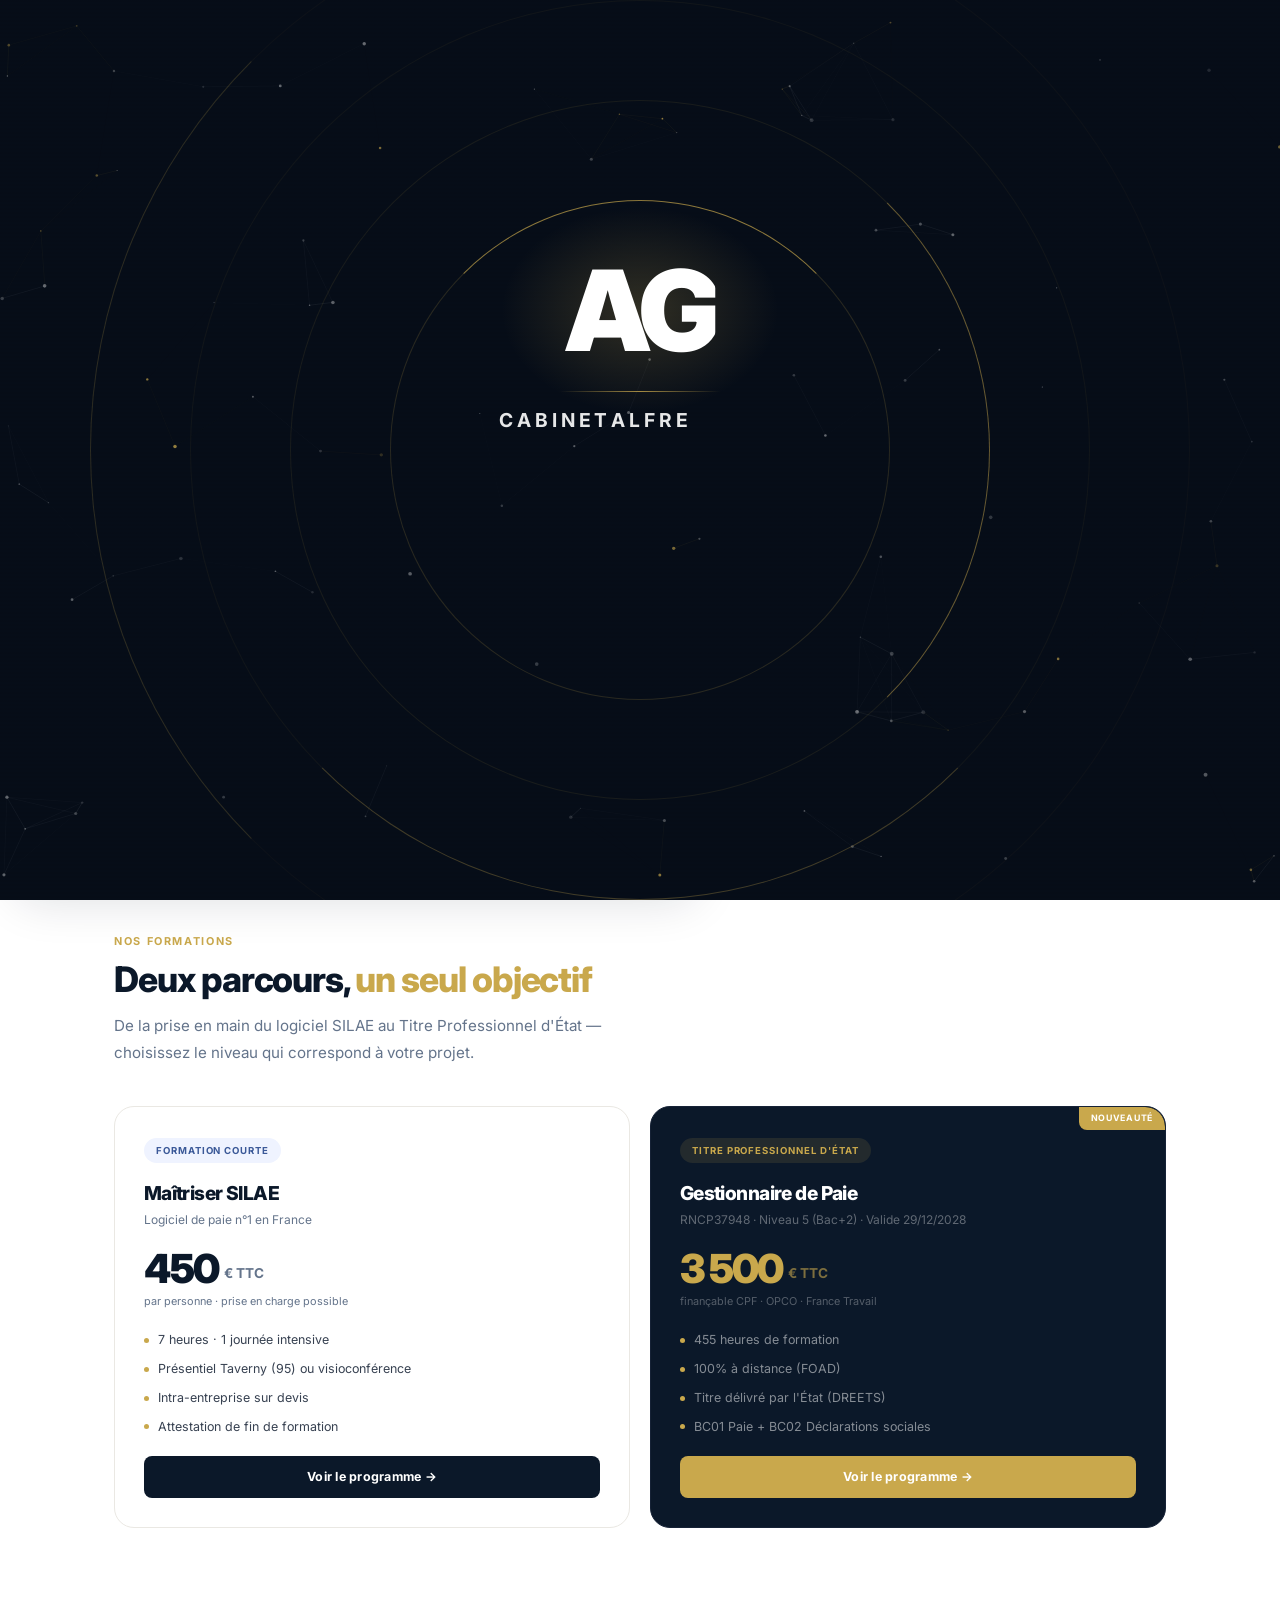
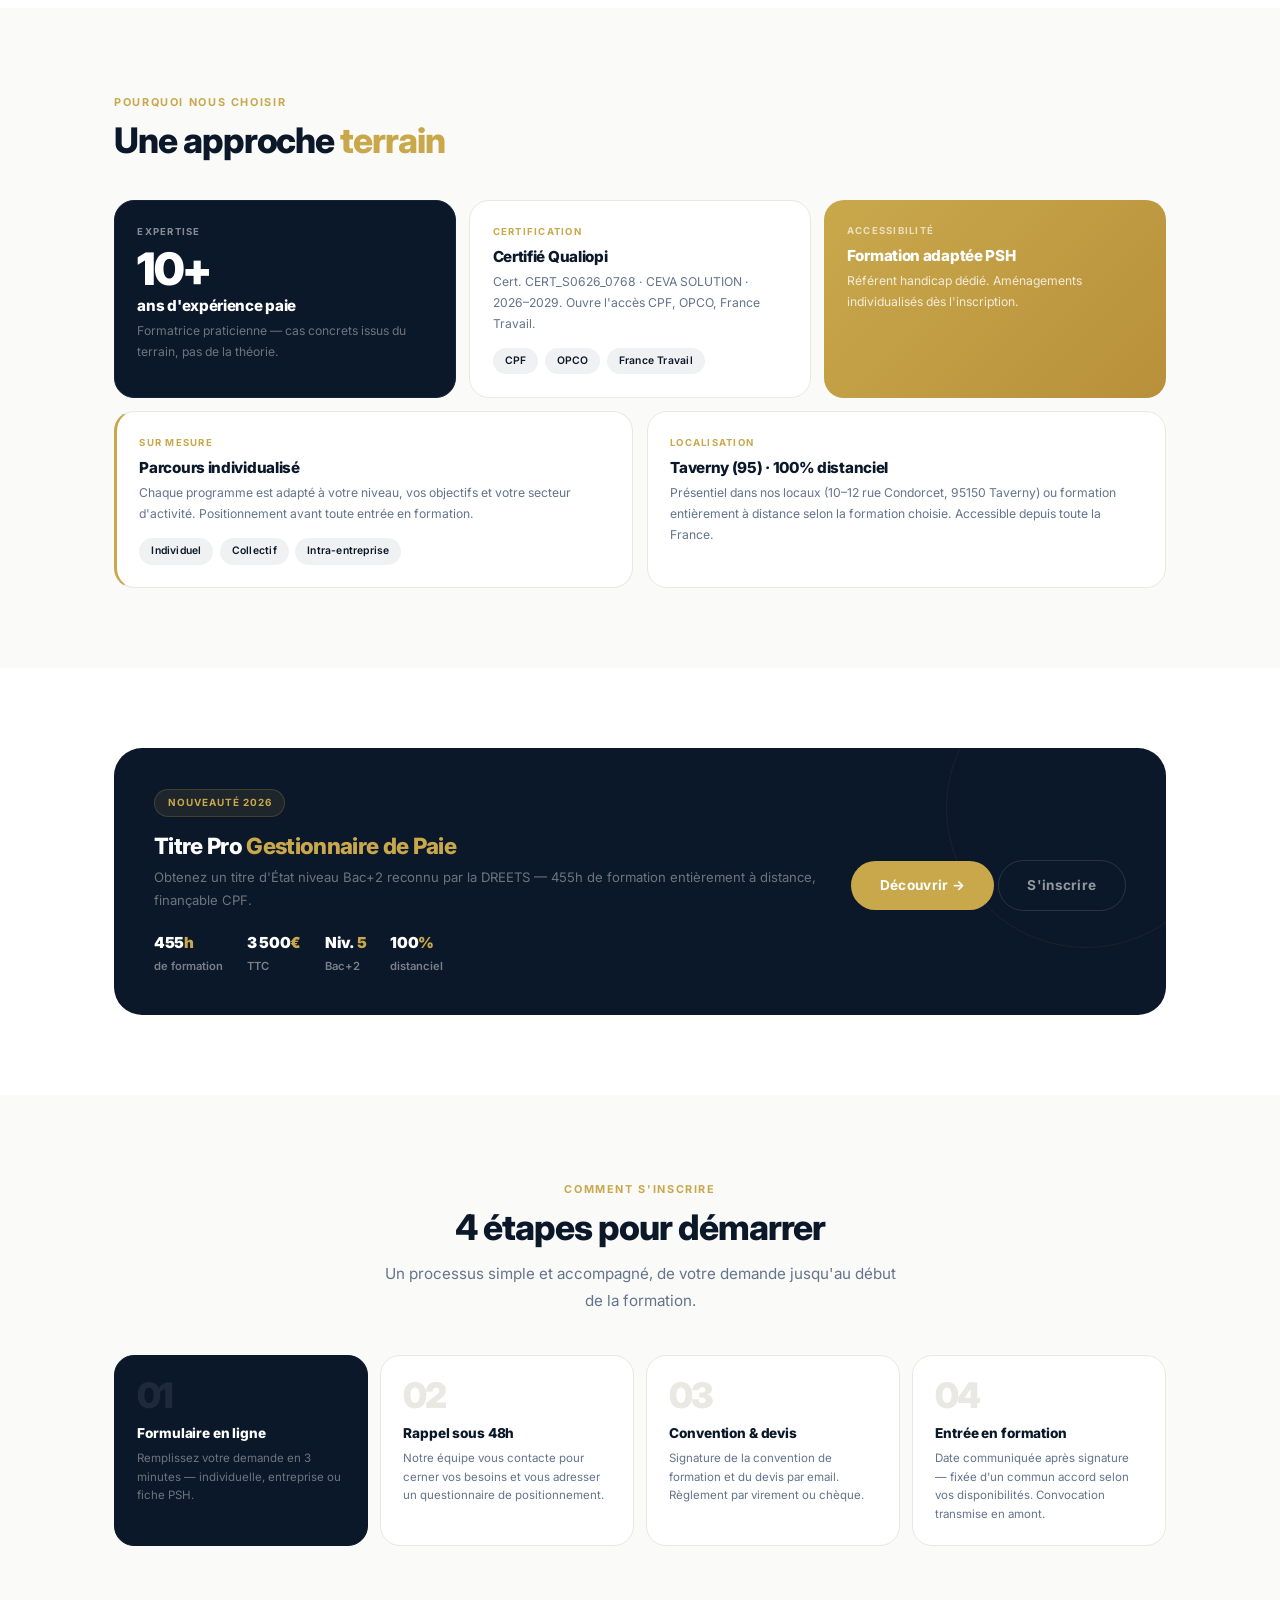
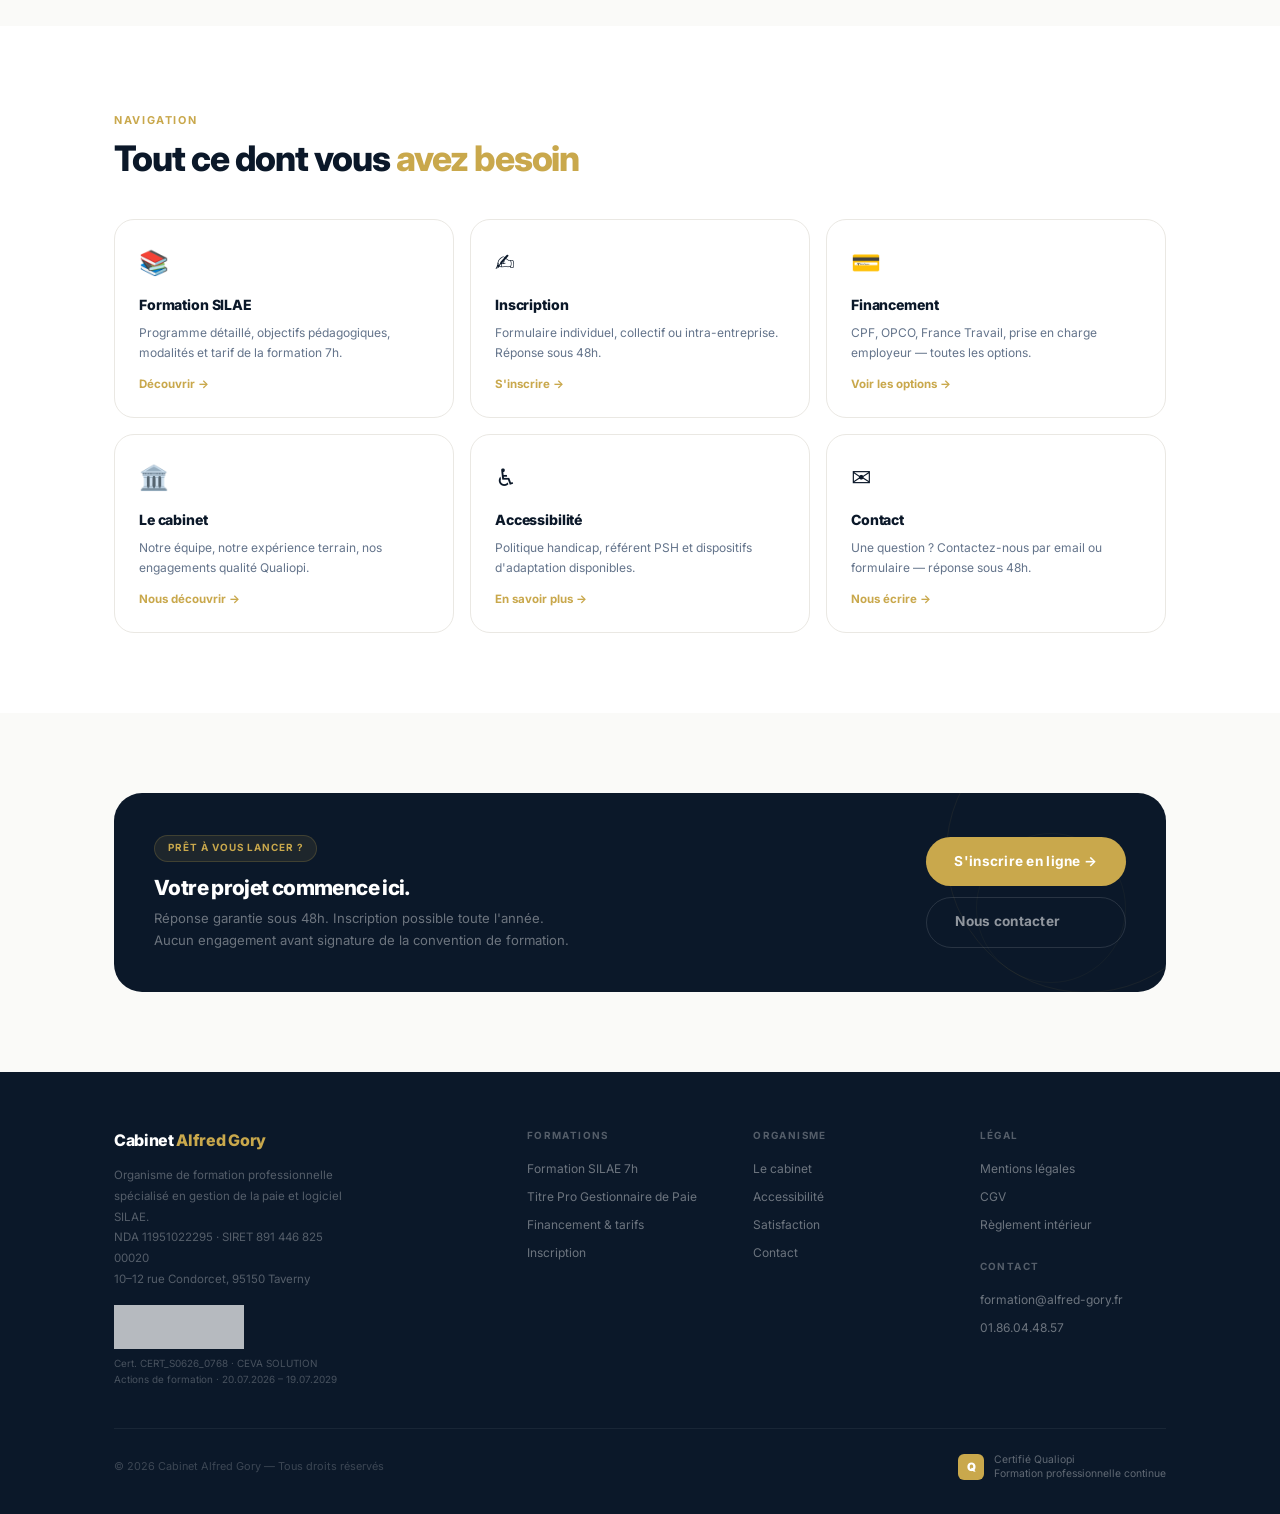
<file: index.html>
<!DOCTYPE html>
<html lang="fr">
<head>
  <meta charset="UTF-8"/>
  <meta name="viewport" content="width=device-width,initial-scale=1.0"/>
  <title>Cabinet Alfred Gory — Formation Paie & SILAE | Taverny (95)</title>
  <meta name="description" content="Cabinet Alfred Gory, organisme de formation certifié Qualiopi. Formation SILAE 7h et Titre Pro Gestionnaire de Paie RNCP37948. Présentiel Taverny (95) ou 100% distanciel. NDA 11951022295."/>
  <meta name="keywords" content="formation SILAE, formation paie, titre professionnel gestionnaire de paie, organisme formation Val-d-Oise, formation paie Taverny, RNCP37948"/>
  <meta name="robots" content="index,follow"/>
  <link rel="canonical" href="https://www.alfred-gory.com/"/>
  <meta property="og:type" content="website"/>
  <meta property="og:url" content="https://www.alfred-gory.com/"/>
  <meta property="og:title" content="Cabinet Alfred Gory — Formation Paie & SILAE"/>
  <meta property="og:description" content="Organisme de formation certifié Qualiopi. SILAE 7h et Titre Pro Gestionnaire de Paie 455h."/>
  <meta property="og:locale" content="fr_FR"/>
  <link rel="preconnect" href="https://fonts.googleapis.com"/>
  <link rel="preconnect" href="https://fonts.gstatic.com" crossorigin/>
  <link href="https://fonts.googleapis.com/css2?family=Inter:wght@300;400;500;600;700;800;900&display=swap" rel="stylesheet"/>
  <link rel="stylesheet" href="style.css"/>
  <style>
    /* ── INDEX-SPECIFIC OVERRIDES ── */
    /* Hero canvas */
    .hero{min-height:580px}
    .hero canvas{position:absolute;inset:0;width:100%;height:100%;pointer-events:none}

    /* Hero bento grid */
    .hero-bento{display:grid;grid-template-columns:repeat(12,1fr);grid-template-rows:auto;gap:12px;position:relative;z-index:1}
    .hbc{background:rgba(255,255,255,.04);border:1px solid rgba(255,255,255,.07);border-radius:18px;padding:1.5rem;position:relative;overflow:hidden;transition:transform .1s linear,background .2s}
    .hbc:hover{background:rgba(255,255,255,.07)}

    /* Cell layout */
    .hbc-a{grid-column:span 5;grid-row:span 2;background:rgba(11,24,41,.6);border-color:rgba(201,168,76,.15)}
    .hbc-b{grid-column:span 2}
    .hbc-c{grid-column:span 2}
    .hbc-d{grid-column:span 3;grid-row:span 2;background:rgba(255,255,255,.06);border-color:rgba(255,255,255,.1)}
    .hbc-e{grid-column:span 5;grid-row:span 2}
    .hbc-f{grid-column:span 2}
    .hbc-g{grid-column:span 2;background:rgba(201,168,76,.12);border-color:rgba(201,168,76,.25)}

    /* Cell A - identity */
    .hbc-a .orb{position:absolute;width:220px;height:220px;border-radius:50%;background:radial-gradient(circle,rgba(201,168,76,.15) 0%,transparent 70%);pointer-events:none;transform:translate(-50%,-50%);transition:left .15s ease,top .15s ease;left:50%;top:50%}
    .hbc-a-eyebrow{font-size:.6rem;font-weight:700;letter-spacing:.14em;text-transform:uppercase;color:rgba(201,168,76,.7);margin-bottom:1.2rem}
    .hbc-a-name{font-size:1.8rem;font-weight:900;letter-spacing:-.05em;color:#fff;line-height:1.05;margin-bottom:.5rem}
    .hbc-a-name strong{color:var(--gold)}
    .hbc-a-sub{font-size:.8rem;color:rgba(255,255,255,.4);line-height:1.6;margin-bottom:1.5rem}
    .hbc-a-badge{display:inline-flex;align-items:center;gap:.4rem;background:rgba(201,168,76,.1);border:1px solid rgba(201,168,76,.2);border-radius:100px;padding:.3rem .8rem;font-size:.62rem;font-weight:700;letter-spacing:.12em;text-transform:uppercase;color:var(--gold)}
    .hbc-a-badge::before{content:'';width:5px;height:5px;border-radius:50%;background:var(--gold);animation:pulse-dot 2s infinite}

    /* Cell stats */
    .cell-stat-val{font-size:2.4rem;font-weight:900;letter-spacing:-.06em;color:#fff;line-height:1}
    .cell-stat-val.gold{color:var(--gold)}
    .cell-stat-unit{font-size:.75rem;font-weight:700;color:rgba(255,255,255,.5);margin-top:.2rem;letter-spacing:.06em;text-transform:uppercase}
    .cell-stat-label{font-size:.62rem;color:rgba(255,255,255,.3);margin-top:.15rem;font-weight:500}
    .cell-bar{height:3px;background:rgba(255,255,255,.08);border-radius:2px;margin-top:.85rem;overflow:hidden}
    .cell-bar-fill{height:100%;background:var(--gold);border-radius:2px;width:0;transition:width 1.2s cubic-bezier(.4,0,.2,1)}

    /* Cell D - formation card */
    .hbc-d-tag{font-size:.6rem;font-weight:700;letter-spacing:.12em;text-transform:uppercase;color:var(--gold);margin-bottom:.8rem}
    .hbc-d-title{font-size:1.1rem;font-weight:900;color:#fff;letter-spacing:-.03em;margin-bottom:.35rem}
    .hbc-d-meta{font-size:.68rem;color:rgba(255,255,255,.35);margin-bottom:.9rem;line-height:1.5}
    .hbc-d-list{display:flex;flex-direction:column;gap:.35rem;margin-bottom:1.1rem}
    .hbc-d-list li{font-size:.72rem;color:rgba(255,255,255,.5);padding-left:.85rem;position:relative}
    .hbc-d-list li::before{content:'';position:absolute;left:0;top:.5em;width:4px;height:4px;border-radius:50%;background:var(--gold)}
    .hbc-d-cta{display:block;text-align:center;background:var(--gold);color:#fff;font-size:.72rem;font-weight:700;padding:.65rem;border-radius:.65rem;transition:all .2s;letter-spacing:.03em}
    .hbc-d-cta:hover{background:#b8903a;transform:translateY(-1px)}

    /* Cell E - quiz */
    .quiz-label{font-size:.6rem;font-weight:700;letter-spacing:.12em;text-transform:uppercase;color:rgba(255,255,255,.35);margin-bottom:.6rem}
    .quiz-question{font-size:.85rem;font-weight:700;color:#fff;line-height:1.5;margin-bottom:.9rem}
    .quiz-choices{display:flex;flex-direction:column;gap:.4rem}
    .quiz-btn{background:rgba(255,255,255,.06);border:1px solid rgba(255,255,255,.1);color:rgba(255,255,255,.65);font-size:.72rem;font-weight:500;padding:.6rem .8rem;border-radius:.6rem;text-align:left;cursor:pointer;transition:all .15s;font-family:inherit}
    .quiz-btn:hover:not(:disabled){background:rgba(255,255,255,.1);border-color:rgba(255,255,255,.18);color:#fff}
    .quiz-btn.correct{background:rgba(5,150,105,.15);border-color:rgba(5,150,105,.3);color:#34d399}
    .quiz-btn.wrong{background:rgba(185,28,28,.1);border-color:rgba(185,28,28,.2);color:#f87171}
    .quiz-result{font-size:.72rem;font-weight:600;margin-top:.65rem;height:1.2em}
    .quiz-next{margin-top:.6rem;background:transparent;border:1px solid rgba(255,255,255,.1);color:rgba(255,255,255,.5);font-size:.68rem;font-weight:600;padding:.45rem .9rem;border-radius:.5rem;cursor:pointer;font-family:inherit;transition:all .2s}
    .quiz-next:hover{border-color:rgba(255,255,255,.25);color:#fff}

    /* Cell G */
    .hbc-g-text{font-size:.65rem;color:rgba(255,255,255,.45);margin-bottom:.8rem;line-height:1.6}
    .hbc-g-cta{display:block;text-align:center;background:rgba(255,255,255,.9);color:var(--navy);font-size:.72rem;font-weight:800;padding:.65rem;border-radius:.65rem;margin-bottom:.5rem;transition:all .2s;letter-spacing:.02em}
    .hbc-g-cta:hover{background:#fff}
    .hbc-g-link{display:block;text-align:center;font-size:.68rem;color:rgba(255,255,255,.35);transition:color .2s}
    .hbc-g-link:hover{color:rgba(255,255,255,.7)}

    /* Formations grid */
    .formations-grid{display:grid;grid-template-columns:1fr 1fr;gap:1.25rem}

    /* Nav cards */
    .nav-cards{display:grid;grid-template-columns:repeat(3,1fr);gap:1rem}
    .nav-card{background:var(--white);border:1px solid var(--border);border-radius:var(--r-lg);padding:1.5rem;transition:all var(--transition);display:block}
    .nav-card:hover{border-color:var(--navy);box-shadow:var(--shadow-lg);transform:translateY(-2px)}
    .nav-card-icon{font-size:1.5rem;margin-bottom:.75rem;display:block}
    .nav-card-title{font-size:.88rem;font-weight:800;color:var(--navy);margin-bottom:.4rem;letter-spacing:-.01em}
    .nav-card-desc{font-size:.75rem;color:var(--slate);line-height:1.65;margin-bottom:.75rem}
    .nav-card-arrow{font-size:.72rem;font-weight:700;color:var(--gold)}

    /* Why grid */
    .why-bento{display:grid;grid-template-columns:repeat(2,1fr);gap:1rem}
    .why-item{background:var(--white);border:1px solid var(--border);border-radius:var(--r-lg);padding:1.5rem;transition:all var(--transition)}
    .why-item:hover{border-left:3px solid var(--gold);box-shadow:var(--shadow)}
    .why-item:first-child{grid-column:span 2;background:var(--navy);border-color:var(--navy)}
    .why-item:first-child h3{color:var(--white)}
    .why-item:first-child p{color:rgba(255,255,255,.45)}
    .why-icon{font-size:1.3rem;margin-bottom:.65rem}
    .why-item h3{font-size:.92rem;font-weight:800;color:var(--navy);margin-bottom:.4rem;letter-spacing:-.015em}
    .why-item p{font-size:.78rem;color:var(--slate);line-height:1.7}

    /* Titre Pro band */
    .tp-band{background:var(--navy);border-radius:var(--r-xl);padding:2.5rem;display:grid;grid-template-columns:1fr auto;gap:2rem;align-items:center;margin:0;position:relative;overflow:hidden}
    .tp-band::before{content:'';position:absolute;right:-60px;top:-80px;width:280px;height:280px;border-radius:50%;border:1px solid rgba(201,168,76,.08)}
    .tp-band-left{position:relative;z-index:1}
    .tp-band-right{position:relative;z-index:1;flex-shrink:0}
    .tp-band h2{color:#fff;font-size:1.4rem;margin-bottom:.5rem}
    .tp-band h2 .accent{color:var(--gold)}
    .tp-band p{color:rgba(255,255,255,.4);font-size:.82rem;line-height:1.75}
    .tp-specs{display:flex;gap:1.5rem;margin-top:1.2rem;flex-wrap:wrap}
    .tp-spec{font-size:.7rem;font-weight:600;color:rgba(255,255,255,.45)}
    .tp-spec strong{display:block;font-size:.95rem;font-weight:900;color:#fff;letter-spacing:-.02em;margin-bottom:.15rem}
    .tp-spec strong em{color:var(--gold);font-style:normal}

    @media(max-width:900px){
      .hero-bento{grid-template-columns:repeat(6,1fr)}
      .hbc-a{grid-column:span 6;grid-row:auto}
      .hbc-b,.hbc-c,.hbc-f,.hbc-g{grid-column:span 3}
      .hbc-d{grid-column:span 6;grid-row:auto}
      .hbc-e{grid-column:span 6;grid-row:auto}
    }
    @media(max-width:600px){
      .hero-bento{grid-template-columns:1fr 1fr}
      .hbc-a,.hbc-d,.hbc-e{grid-column:span 2}
      .formations-grid{grid-template-columns:1fr}
      .nav-cards{grid-template-columns:1fr 1fr}
      .why-bento{grid-template-columns:1fr}
      .why-item:first-child{grid-column:span 1}
      .tp-band{grid-template-columns:1fr}
      .tp-band-right{display:flex;gap:.5rem}
    }
  </style>
</head>
<body>

<!-- ══════════════════════════════════════════
     INTRO SCREEN — premier visite uniquement
══════════════════════════════════════════ -->
<div id="intro-screen" aria-hidden="true">
  <canvas id="intro-canvas"></canvas>

  <!-- Anneaux géométriques -->
  <div class="intro-ring ir1"></div>
  <div class="intro-ring ir2"></div>
  <div class="intro-ring ir3"></div>
  <div class="intro-ring ir4"></div>

  <!-- Contenu central -->
  <div class="intro-center">
    <div class="intro-monogram-wrap">
      <div class="intro-monogram" id="introMono">AG</div>
      <div class="intro-mono-glow"></div>
    </div>
    <div class="intro-divider" id="introDivider"></div>
    <div class="intro-name" id="introName"></div>
    <div class="intro-sub" id="introSub">Organisme de formation certifié <em>Qualiopi</em></div>
    <div class="intro-stats" id="introStats">
      <div class="intro-stat"><div class="is-val">7h</div><div class="is-label">Formation SILAE</div></div>
      <div class="intro-sep"></div>
      <div class="intro-stat"><div class="is-val">455h</div><div class="is-label">Titre Pro Paie</div></div>
      <div class="intro-sep"></div>
      <div class="intro-stat"><div class="is-val">100%</div><div class="is-label">Distanciel possible</div></div>
    </div>
    <button class="intro-btn" id="introBtn">
      <span class="intro-btn-text">Découvrir le cabinet</span>
      <span class="intro-btn-arrow">→</span>
      <div class="intro-btn-ripple"></div>
    </button>
  </div>

  <!-- Scan line effet futuriste -->
  <div class="intro-scan"></div>

  <!-- Coin info -->
  <div class="intro-corner-tl">NDA 11951022295</div>
  <div class="intro-corner-tr">VAL D'OISE · 95</div>
  <div class="intro-corner-bl">QUALIOPI · CERT_S0626_0768</div>
  <div class="intro-corner-br">alfred-gory.com</div>
</div>

<style>
/* ── INTRO SCREEN ── */
#intro-screen{
  position:fixed;inset:0;z-index:99999;
  background:#060d18;
  display:flex;align-items:center;justify-content:center;
  overflow:hidden;
  transition:opacity .8s cubic-bezier(.4,0,.2,1),transform .8s cubic-bezier(.4,0,.2,1);
}
#intro-screen.intro-out{
  opacity:0;
  transform:scale(1.04);
  pointer-events:none;
}
#intro-canvas{position:absolute;inset:0;width:100%;height:100%}

/* Anneaux */
.intro-ring{
  position:absolute;border-radius:50%;
  border:1px solid rgba(201,168,76,.12);
  animation:ir-spin linear infinite;
  pointer-events:none;
}
.ir1{width:500px;height:500px;border-color:rgba(201,168,76,.18);border-top-color:rgba(201,168,76,.7);animation-duration:8s}
.ir2{width:700px;height:700px;border-color:rgba(201,168,76,.1);border-right-color:rgba(201,168,76,.5);animation-duration:14s;animation-direction:reverse}
.ir3{width:900px;height:900px;border-color:rgba(201,168,76,.06);border-bottom-color:rgba(201,168,76,.3);animation-duration:20s}
.ir4{width:1100px;height:1100px;border-color:rgba(201,168,76,.04);border-left-color:rgba(201,168,76,.2);animation-duration:28s;animation-direction:reverse}
@keyframes ir-spin{to{transform:rotate(360deg)}}

/* Centre */
.intro-center{
  position:relative;z-index:2;
  text-align:center;
  display:flex;flex-direction:column;align-items:center;gap:0;
}

/* Monogramme */
.intro-monogram-wrap{position:relative;margin-bottom:1.6rem}
.intro-monogram{
  font-size:clamp(4rem,10vw,7rem);
  font-weight:900;
  letter-spacing:-.06em;
  color:#fff;
  font-family:'Inter',sans-serif;
  clip-path:inset(0 100% 0 0);
  transition:clip-path 1.2s cubic-bezier(.16,1,.3,1);
  line-height:1;
  position:relative;z-index:1;
}
.intro-monogram.revealed{clip-path:inset(0 0% 0 0)}
.intro-mono-glow{
  position:absolute;top:50%;left:50%;transform:translate(-50%,-50%);
  width:200%;height:200%;
  background:radial-gradient(ellipse,rgba(201,168,76,.22) 0%,transparent 65%);
  pointer-events:none;
  opacity:0;transition:opacity 1.4s ease;
}
.intro-monogram.revealed + .intro-mono-glow,
.intro-monogram-wrap.glowing .intro-mono-glow{opacity:1}

/* Divider */
.intro-divider{
  width:0;height:1px;
  background:linear-gradient(90deg,transparent,rgba(201,168,76,.8),transparent);
  margin:0 auto .8rem;
  transition:width 1s ease .4s;
}
.intro-divider.revealed{width:160px}

/* Nom */
.intro-name{
  font-size:clamp(.9rem,2.5vw,1.2rem);
  font-weight:700;
  letter-spacing:.2em;
  text-transform:uppercase;
  color:rgba(255,255,255,.9);
  margin-bottom:.5rem;
  min-height:1.6em;
}
.intro-name .char{
  display:inline-block;
  opacity:0;transform:translateY(12px);
  transition:opacity .4s ease,transform .4s ease;
}
.intro-name .char.vis{opacity:1;transform:translateY(0)}

/* Sous-titre */
.intro-sub{
  font-size:.8rem;
  color:rgba(255,255,255,.35);
  letter-spacing:.06em;
  text-transform:uppercase;
  margin-bottom:2.5rem;
  opacity:0;transform:translateY(8px);
  transition:opacity .8s ease,transform .8s ease;
}
.intro-sub em{color:rgba(201,168,76,.7);font-style:normal}
.intro-sub.vis{opacity:1;transform:translateY(0)}

/* Stats */
.intro-stats{
  display:flex;align-items:center;gap:2rem;
  margin-bottom:3rem;
  opacity:0;transform:translateY(10px);
  transition:opacity .8s ease,transform .8s ease;
}
.intro-stats.vis{opacity:1;transform:translateY(0)}
.intro-stat{text-align:center}
.is-val{font-size:1.5rem;font-weight:900;color:var(--gold,#C9A84C);letter-spacing:-.04em;line-height:1}
.is-label{font-size:.58rem;letter-spacing:.12em;text-transform:uppercase;color:rgba(255,255,255,.3);margin-top:.3rem}
.intro-sep{width:1px;height:40px;background:rgba(201,168,76,.2)}

/* Bouton */
.intro-btn{
  position:relative;overflow:hidden;
  background:transparent;
  border:1.5px solid rgba(201,168,76,.6);
  color:#fff;
  padding:.9rem 2.8rem;
  border-radius:50px;
  font-family:'Inter',sans-serif;
  font-size:.88rem;
  font-weight:700;
  letter-spacing:.08em;
  text-transform:uppercase;
  cursor:pointer;
  display:flex;align-items:center;gap:.8rem;
  opacity:0;transform:translateY(10px) scale(.96);
  transition:opacity .6s ease,transform .6s ease,border-color .3s,background .3s;
}
.intro-btn.vis{opacity:1;transform:translateY(0) scale(1)}
.intro-btn:hover{background:rgba(201,168,76,.1);border-color:rgba(201,168,76,1)}
.intro-btn-arrow{
  font-size:1rem;
  transition:transform .3s ease;
}
.intro-btn:hover .intro-btn-arrow{transform:translateX(4px)}
.intro-btn-ripple{
  position:absolute;inset:-2px;border-radius:50px;
  border:1.5px solid rgba(201,168,76,.3);
  animation:btn-pulse 2.5s ease-out infinite;
  pointer-events:none;
}
@keyframes btn-pulse{
  0%{opacity:1;transform:scale(1)}
  100%{opacity:0;transform:scale(1.18)}
}

/* Scan line */
.intro-scan{
  position:absolute;inset:0;pointer-events:none;
  background:repeating-linear-gradient(0deg,transparent,transparent 2px,rgba(0,0,0,.04) 2px,rgba(0,0,0,.04) 4px);
  animation:scan-move 6s linear infinite;
}
@keyframes scan-move{
  0%{background-position:0 0}
  100%{background-position:0 -200px}
}

/* Coins */
.intro-corner-tl,.intro-corner-tr,.intro-corner-bl,.intro-corner-br{
  position:absolute;font-size:.58rem;letter-spacing:.14em;
  text-transform:uppercase;color:rgba(255,255,255,.15);
  font-family:'Inter',sans-serif;
  opacity:0;transition:opacity 1s ease 3.5s;
}
#intro-screen.corners-vis .intro-corner-tl,
#intro-screen.corners-vis .intro-corner-tr,
#intro-screen.corners-vis .intro-corner-bl,
#intro-screen.corners-vis .intro-corner-br{opacity:1}
.intro-corner-tl{top:1.5rem;left:2rem}
.intro-corner-tr{top:1.5rem;right:2rem}
.intro-corner-bl{bottom:1.5rem;left:2rem}
.intro-corner-br{bottom:1.5rem;right:2rem}

@media(max-width:600px){
  .ir3,.ir4{display:none}
  .intro-stats{gap:1rem}
  .intro-btn{padding:.8rem 2rem;font-size:.78rem}
}
</style>

<script>
(function(){
  var screen = document.getElementById('intro-screen');
  if(!screen) return;

  /* ── Skip si déjà visité ── */
  if(sessionStorage.getItem('ag_visited')){
    screen.remove();
    return;
  }

  /* ── Canvas particules ── */
  var canvas = document.getElementById('intro-canvas');
  var ctx = canvas.getContext('2d');
  var particles = [];
  var W, H;

  function resize(){
    W = canvas.width = window.innerWidth;
    H = canvas.height = window.innerHeight;
  }
  resize();
  window.addEventListener('resize', resize);

  function Particle(){
    this.x = Math.random()*W;
    this.y = Math.random()*H;
    this.vx = (Math.random()-.5)*.3;
    this.vy = (Math.random()-.5)*.3;
    this.r = Math.random()*1.5+.5;
    this.gold = Math.random() < .15;
    this.alpha = Math.random()*.6+.2;
  }
  for(var i=0;i<100;i++) particles.push(new Particle());

  function draw(){
    ctx.clearRect(0,0,W,H);
    for(var i=0;i<particles.length;i++){
      var p = particles[i];
      p.x += p.vx; p.y += p.vy;
      if(p.x<0)p.x=W; if(p.x>W)p.x=0;
      if(p.y<0)p.y=H; if(p.y>H)p.y=0;
      /* dot */
      ctx.beginPath();
      ctx.arc(p.x,p.y,p.r,0,Math.PI*2);
      ctx.fillStyle = p.gold ? 'rgba(201,168,76,'+p.alpha+')' : 'rgba(255,255,255,'+(p.alpha*.5)+')';
      ctx.fill();
      /* connexions */
      for(var j=i+1;j<particles.length;j++){
        var q = particles[j];
        var d = Math.hypot(p.x-q.x,p.y-q.y);
        if(d<120){
          var a = (1-d/120)*.12;
          ctx.beginPath();
          ctx.moveTo(p.x,p.y);
          ctx.lineTo(q.x,q.y);
          ctx.strokeStyle = (p.gold||q.gold) ? 'rgba(201,168,76,'+a+')' : 'rgba(255,255,255,'+a+')';
          ctx.lineWidth=.6;
          ctx.stroke();
        }
      }
    }
    requestAnimationFrame(draw);
  }
  draw();

  /* ── Séquence d'animation ── */
  var mono = document.getElementById('introMono');
  var wrap = mono.parentElement;
  var div = document.getElementById('introDivider');
  var nameEl = document.getElementById('introName');
  var sub = document.getElementById('introSub');
  var stats = document.getElementById('introStats');
  var btn = document.getElementById('introBtn');
  var name = 'Cabinet Alfred Gory';

  /* t=600 : monogramme */
  setTimeout(function(){
    mono.classList.add('revealed');
    wrap.classList.add('glowing');
  }, 600);

  /* t=1200 : divider */
  setTimeout(function(){
    div.classList.add('revealed');
  }, 1200);

  /* t=1500 : nom lettre par lettre */
  setTimeout(function(){
    name.split('').forEach(function(c,i){
      var s = document.createElement('span');
      s.className='char';
      s.textContent = c===''?' ':c;
      if(c==' ')s.style.display='inline-block';
      nameEl.appendChild(s);
      setTimeout(function(){ s.classList.add('vis'); }, i*45);
    });
  }, 1500);

  /* t=2700 : sous-titre */
  setTimeout(function(){
    sub.classList.add('vis');
  }, 2700);

  /* t=3200 : stats */
  setTimeout(function(){
    stats.classList.add('vis');
  }, 3200);

  /* t=4000 : bouton */
  setTimeout(function(){
    btn.classList.add('vis');
  }, 4000);

  /* t=3500 : coins */
  setTimeout(function(){
    screen.classList.add('corners-vis');
  }, 3500);

  /* ── Sortie ── */
  function exit(){
    sessionStorage.setItem('ag_visited','1');
    screen.classList.add('intro-out');
    setTimeout(function(){ screen.remove(); }, 900);
  }

  btn.addEventListener('click', exit);

  /* Auto-exit après 11 secondes */
  setTimeout(exit, 11000);

  /* Touche Echap ou Espace pour passer */
  document.addEventListener('keydown', function(e){
    if(e.key==='Escape'||e.key===' ') exit();
  });
})();
</script>

<!-- TOPBAR -->
<div class="topbar">
  <div class="container">
    <div class="topbar-left">
      <div class="topbar-item">
        <svg viewBox="0 0 16 16"><circle cx="8" cy="8" r="7" stroke="currentColor" stroke-width="1.5" fill="none"/><path d="M8 4v4l3 2" stroke="currentColor" stroke-width="1.5" stroke-linecap="round" fill="none"/></svg>
        Réponse sous 48h
      </div>
      <div class="topbar-item">
        <svg viewBox="0 0 16 16"><path d="M8 2a4 4 0 100 8A4 4 0 008 2zM2 12c0-2 2.7-4 6-4s6 2 6 4" stroke="currentColor" stroke-width="1.5" fill="none" stroke-linecap="round"/></svg>
        NDA 11951022295
      </div>
    </div>
    <div class="topbar-qualiopi">✦ Certifié Qualiopi — CERT_S0626_0768</div>
  </div>
</div>

<!-- NAV -->
<nav class="navbar" id="navbar">
  <div class="container">
    <a class="nav-logo" href="index.html">
      <div class="nav-logo-icon">AG</div>
      <div class="nav-logo-text">Cabinet Alfred Gory<span>Organisme de formation</span></div>
    </a>
    <div class="nav-links">
      <a class="nav-link" href="formations.html">Formation SILAE</a>
      <a class="nav-link" href="titre-pro-gestionnaire-paie.html">Titre Pro Paie</a>
      <a class="nav-link" href="inscription.html">Inscription</a>
      <a class="nav-link" href="financement.html">Financement</a>
      <a class="nav-link" href="cabinet.html">Le cabinet</a>
      <a class="nav-link" href="contact.html">Contact</a>
    </div>
    <a class="nav-cta" href="inscription.html">S'inscrire →</a>
    <button class="nav-burger" id="navBurger" aria-label="Menu">
      <span></span><span></span><span></span>
    </button>
  </div>
</nav>

<!-- MOBILE NAV -->
<div class="mobile-nav" id="mobileNav">
  <div class="mobile-nav-header">
    <div class="nav-logo">
      <div class="nav-logo-icon">AG</div>
      <div class="nav-logo-text">Cabinet Alfred Gory<span>Organisme de formation</span></div>
    </div>
    <button class="mobile-nav-close" id="mobileNavClose">✕</button>
  </div>
  <div class="mobile-nav-links">
    <a class="mobile-nav-link" href="formations.html">Formation SILAE</a>
    <a class="mobile-nav-link" href="titre-pro-gestionnaire-paie.html">Titre Pro Paie</a>
    <a class="mobile-nav-link" href="inscription.html">Inscription</a>
    <a class="mobile-nav-link" href="financement.html">Financement</a>
    <a class="mobile-nav-link" href="cabinet.html">Le cabinet</a>
    <a class="mobile-nav-link" href="accessibilite.html">Accessibilité</a>
    <a class="mobile-nav-link" href="satisfaction.html">Satisfaction</a>
    <a class="mobile-nav-link" href="contact.html">Contact</a>
  </div>
  <div class="mobile-nav-bottom">
    <a class="mobile-nav-cta" href="inscription.html">S'inscrire maintenant →</a>
  </div>
</div>

<!-- HERO -->
<section class="hero" id="hero">
  <canvas id="heroCanvas"></canvas>
  <div class="hero-geo">
    <div class="hero-geo-circle c1"></div>
    <div class="hero-geo-circle c2"></div>
    <div class="hero-geo-dots"></div>
    <div class="hero-geo-glow"></div>
    <div class="hero-geo-line"></div>
  </div>
  <div class="container">
    <div class="hero-bento">

      <!-- A: Identité -->
      <div class="hbc hbc-a" id="cellA">
        <div class="orb" id="cellOrb"></div>
        <div style="position:relative;z-index:1">
          <div class="hbc-a-eyebrow">Organisme de formation · NDA 11951022295</div>
          <div class="hbc-a-name">Cabinet<br><strong>Alfred Gory</strong></div>
          <div class="hbc-a-sub">Spécialiste gestion de la paie<br>et logiciel SILAE</div>
          <div class="hbc-a-badge">Certifié Qualiopi</div>
        </div>
      </div>

      <!-- B: Durée -->
      <div class="hbc hbc-b">
        <div class="cell-stat-label">Formation SILAE</div>
        <div class="cell-stat-val" style="margin-top:.3rem">7</div>
        <div class="cell-stat-unit">heures</div>
        <div class="cell-bar"><div class="cell-bar-fill" data-width="100"></div></div>
      </div>

      <!-- C: Modules -->
      <div class="hbc hbc-c">
        <div class="cell-stat-label">Modules</div>
        <div class="cell-stat-val gold" style="margin-top:.3rem">4</div>
        <div class="cell-stat-unit">pratiques</div>
      </div>

      <!-- D: Formation card -->
      <div class="hbc hbc-d">
        <div class="hbc-d-tag">Notre formation phare</div>
        <div class="hbc-d-title">Maîtriser SILAE</div>
        <div class="hbc-d-meta">7h · 1 journée · Présentiel ou distanciel</div>
        <ul class="hbc-d-list">
          <li>Paramétrage dossier entreprise</li>
          <li>Création et gestion des salariés</li>
          <li>Bulletins & cotisations sociales</li>
          <li>DSN & fin de contrat</li>
        </ul>
        <a href="formations.html" class="hbc-d-cta">Voir le programme →</a>
      </div>

      <!-- E: Quiz -->
      <div class="hbc hbc-e">
        <div class="quiz-label">Testez vos connaissances paie</div>
        <div class="quiz-question" id="quizQ">Chargement…</div>
        <div class="quiz-choices" id="quizC"></div>
        <div class="quiz-result" id="quizR"></div>
        <button class="quiz-next" id="quizN" style="display:none">Question suivante →</button>
      </div>

      <!-- F: Expertise -->
      <div class="hbc hbc-f">
        <div class="cell-stat-label">Expertise</div>
        <div class="cell-stat-val" id="counterExp" data-counter data-target="15" data-suffix="">0</div>
        <div class="cell-stat-unit">ans terrain</div>
      </div>

      <!-- G: CTA -->
      <div class="hbc hbc-g">
        <div class="hbc-g-text">Présentiel · Virtuel · Intra-entreprise</div>
        <a href="inscription.html" class="hbc-g-cta">S'inscrire →</a>
        <a href="formations.html" class="hbc-g-link">Voir le programme →</a>
      </div>

    </div>
  </div>
</section>

<!-- TRUST STRIP -->
<div class="trust-strip">
  <div class="container">
    <div class="trust-item"><div class="trust-icon">✓</div><div class="trust-text">Certifié Qualiopi</div></div>
    <div class="trust-item"><div class="trust-icon">⚡</div><div class="trust-text">CPF & OPCO éligible</div></div>
    <div class="trust-item"><div class="trust-icon">♿</div><div class="trust-text">Accessible PSH</div></div>
    <div class="trust-item"><div class="trust-icon">🎓</div><div class="trust-text">RNCP37948</div></div>
    <div class="trust-item"><div class="trust-icon">📍</div><div class="trust-text">Taverny (95) · Distanciel</div></div>
    <div class="trust-item"><div class="trust-icon">⏱</div><div class="trust-text">Réponse 48h</div></div>
  </div>
</div>

<!-- SECTION: NOS FORMATIONS -->
<section class="section alt">
  <div class="container">
    <div class="section-header reveal">
      <div class="section-eyebrow">Nos formations</div>
      <h2 class="section-title">Deux parcours, <span class="accent">un seul objectif</span></h2>
      <p class="section-sub">De la prise en main du logiciel SILAE au Titre Professionnel d'État — choisissez le niveau qui correspond à votre projet.</p>
    </div>
    <div class="formations-grid">
      <!-- SILAE -->
      <div class="card reveal reveal-delay-1">
        <div class="card-chip chip-blue">Formation courte</div>
        <h3 style="font-size:1.2rem;margin-bottom:.3rem">Maîtriser SILAE</h3>
        <p style="font-size:.75rem;color:var(--slate);margin-bottom:1.2rem">Logiciel de paie n°1 en France</p>
        <div style="display:flex;align-items:baseline;gap:.4rem;margin-bottom:.2rem">
          <div class="card-price">450</div>
          <div style="font-size:.85rem;font-weight:700;color:var(--slate);align-self:flex-end;margin-bottom:.25rem">€ TTC</div>
        </div>
        <p style="font-size:.68rem;color:var(--slate);margin-bottom:1.2rem">par personne · prise en charge possible</p>
        <ul class="card-feat-list">
          <li class="card-feat"><span class="card-feat-dot"></span>7 heures · 1 journée intensive</li>
          <li class="card-feat"><span class="card-feat-dot"></span>Présentiel Taverny (95) ou visioconférence</li>
          <li class="card-feat"><span class="card-feat-dot"></span>Intra-entreprise sur devis</li>
          <li class="card-feat"><span class="card-feat-dot"></span>Attestation de fin de formation</li>
        </ul>
        <a href="formations.html" class="btn btn-navy" style="display:block;text-align:center;margin-top:auto;border-radius:var(--r-sm)">Voir le programme →</a>
      </div>
      <!-- Titre Pro -->
      <div class="card dark reveal reveal-delay-2">
        <div class="card-ribbon">Nouveauté</div>
        <div class="card-chip chip-gold">Titre Professionnel d'État</div>
        <h3 style="font-size:1.2rem;color:#fff;margin-bottom:.3rem">Gestionnaire de Paie</h3>
        <p style="font-size:.75rem;color:rgba(255,255,255,.35);margin-bottom:1.2rem">RNCP37948 · Niveau 5 (Bac+2) · Valide 29/12/2028</p>
        <div style="display:flex;align-items:baseline;gap:.4rem;margin-bottom:.2rem">
          <div class="card-price">3 500</div>
          <div style="font-size:.85rem;font-weight:700;color:rgba(201,168,76,.6);align-self:flex-end;margin-bottom:.25rem">€ TTC</div>
        </div>
        <p style="font-size:.68rem;color:rgba(255,255,255,.3);margin-bottom:1.2rem">finançable CPF · OPCO · France Travail</p>
        <ul class="card-feat-list">
          <li class="card-feat"><span class="card-feat-dot"></span>455 heures de formation</li>
          <li class="card-feat"><span class="card-feat-dot"></span>100% à distance (FOAD)</li>
          <li class="card-feat"><span class="card-feat-dot"></span>Titre délivré par l'État (DREETS)</li>
          <li class="card-feat"><span class="card-feat-dot"></span>BC01 Paie + BC02 Déclarations sociales</li>
        </ul>
        <a href="titre-pro-gestionnaire-paie.html" class="btn btn-primary" style="display:block;text-align:center;margin-top:auto;border-radius:var(--r-sm)">Voir le programme →</a>
      </div>
    </div>
  </div>
</section>

<!-- SECTION: BENTO INFOS -->
<section class="section">
  <div class="container">
    <div class="section-header reveal">
      <div class="section-eyebrow">Pourquoi nous choisir</div>
      <h2 class="section-title">Une approche <span class="accent">terrain</span></h2>
    </div>
    <div class="bento">
      <div class="bc span2 dark reveal reveal-delay-1">
        <div class="bc-eyebrow">Expertise</div>
        <div class="bc-big" data-counter data-target="15" data-suffix="+">0+</div>
        <div class="bc-title">ans d'expérience paie</div>
        <div class="bc-desc">Formatrice praticienne — cas concrets issus du terrain, pas de la théorie.</div>
      </div>
      <div class="bc span2 reveal reveal-delay-2">
        <div class="bc-eyebrow">Certification</div>
        <div class="bc-title">Certifié Qualiopi</div>
        <div class="bc-desc">Cert. CERT_S0626_0768 · CEVA SOLUTION · 2026–2029. Ouvre l'accès CPF, OPCO, France Travail.</div>
        <div class="pill-row"><span class="pill">CPF</span><span class="pill">OPCO</span><span class="pill">France Travail</span></div>
      </div>
      <div class="bc span2 gold-bg reveal reveal-delay-3">
        <div class="bc-eyebrow">Accessibilité</div>
        <div class="bc-title">Formation adaptée PSH</div>
        <div class="bc-desc">Référent handicap dédié. Aménagements individualisés dès l'inscription.</div>
      </div>
      <div class="bc span3 gold-border reveal reveal-delay-1">
        <div class="bc-eyebrow">Sur mesure</div>
        <div class="bc-title">Parcours individualisé</div>
        <div class="bc-desc">Chaque programme est adapté à votre niveau, vos objectifs et votre secteur d'activité. Positionnement avant toute entrée en formation.</div>
        <div class="pill-row"><span class="pill">Individuel</span><span class="pill">Collectif</span><span class="pill">Intra-entreprise</span></div>
      </div>
      <div class="bc span3 reveal reveal-delay-2">
        <div class="bc-eyebrow">Localisation</div>
        <div class="bc-title">Taverny (95) · 100% distanciel</div>
        <div class="bc-desc">Présentiel dans nos locaux (10–12 rue Condorcet, 95150 Taverny) ou formation entièrement à distance selon la formation choisie. Accessible depuis toute la France.</div>
      </div>
    </div>
  </div>
</section>

<!-- SECTION: TITRE PRO BAND -->
<section class="section alt">
  <div class="container">
    <div class="tp-band reveal">
      <div class="tp-band-left">
        <div class="badge badge-gold" style="margin-bottom:1rem">Nouveauté 2026</div>
        <h2>Titre Pro <span class="accent">Gestionnaire de Paie</span></h2>
        <p>Obtenez un titre d'État niveau Bac+2 reconnu par la DREETS — 455h de formation entièrement à distance, finançable CPF.</p>
        <div class="tp-specs">
          <div class="tp-spec"><strong>455<em>h</em></strong>de formation</div>
          <div class="tp-spec"><strong>3 500<em>€</em></strong>TTC</div>
          <div class="tp-spec"><strong>Niv. <em>5</em></strong>Bac+2</div>
          <div class="tp-spec"><strong>100<em>%</em></strong>distanciel</div>
        </div>
      </div>
      <div class="tp-band-right">
        <a href="titre-pro-gestionnaire-paie.html" class="btn btn-primary btn-lg">Découvrir →</a>
        <a href="inscription.html" class="btn btn-ghost btn-lg" style="margin-top:.5rem">S'inscrire</a>
      </div>
    </div>
  </div>
</section>

<!-- SECTION: PROCESSUS -->
<section class="section">
  <div class="container">
    <div class="section-header center reveal">
      <div class="section-eyebrow">Comment s'inscrire</div>
      <h2 class="section-title">4 étapes pour démarrer</h2>
      <p class="section-sub">Un processus simple et accompagné, de votre demande jusqu'au début de la formation.</p>
    </div>
    <div class="steps-grid">
      <div class="step-card active reveal reveal-delay-1">
        <div class="step-num">01</div>
        <div class="step-name">Formulaire en ligne</div>
        <div class="step-detail">Remplissez votre demande en 3 minutes — individuelle, entreprise ou fiche PSH.</div>
      </div>
      <div class="step-card reveal reveal-delay-2">
        <div class="step-num">02</div>
        <div class="step-name">Rappel sous 48h</div>
        <div class="step-detail">Notre équipe vous contacte pour cerner vos besoins et vous adresser un questionnaire de positionnement.</div>
      </div>
      <div class="step-card reveal reveal-delay-3">
        <div class="step-num">03</div>
        <div class="step-name">Convention & devis</div>
        <div class="step-detail">Signature de la convention de formation et du devis par email. Règlement par virement ou chèque.</div>
      </div>
      <div class="step-card reveal reveal-delay-4">
        <div class="step-num">04</div>
        <div class="step-name">Entrée en formation</div>
        <div class="step-detail">Date communiquée après signature — fixée d'un commun accord selon vos disponibilités. Convocation transmise en amont.</div>
      </div>
    </div>
  </div>
</section>

<!-- SECTION: ACCÈS RAPIDE -->
<section class="section alt">
  <div class="container">
    <div class="section-header reveal">
      <div class="section-eyebrow">Navigation</div>
      <h2 class="section-title">Tout ce dont vous <span class="accent">avez besoin</span></h2>
    </div>
    <div class="nav-cards">
      <a class="nav-card reveal reveal-delay-1" href="formations.html">
        <span class="nav-card-icon">📚</span>
        <div class="nav-card-title">Formation SILAE</div>
        <div class="nav-card-desc">Programme détaillé, objectifs pédagogiques, modalités et tarif de la formation 7h.</div>
        <div class="nav-card-arrow">Découvrir →</div>
      </a>
      <a class="nav-card reveal reveal-delay-2" href="inscription.html">
        <span class="nav-card-icon">✍️</span>
        <div class="nav-card-title">Inscription</div>
        <div class="nav-card-desc">Formulaire individuel, collectif ou intra-entreprise. Réponse sous 48h.</div>
        <div class="nav-card-arrow">S'inscrire →</div>
      </a>
      <a class="nav-card reveal reveal-delay-3" href="financement.html">
        <span class="nav-card-icon">💳</span>
        <div class="nav-card-title">Financement</div>
        <div class="nav-card-desc">CPF, OPCO, France Travail, prise en charge employeur — toutes les options.</div>
        <div class="nav-card-arrow">Voir les options →</div>
      </a>
      <a class="nav-card reveal reveal-delay-1" href="cabinet.html">
        <span class="nav-card-icon">🏛️</span>
        <div class="nav-card-title">Le cabinet</div>
        <div class="nav-card-desc">Notre équipe, notre expérience terrain, nos engagements qualité Qualiopi.</div>
        <div class="nav-card-arrow">Nous découvrir →</div>
      </a>
      <a class="nav-card reveal reveal-delay-2" href="accessibilite.html">
        <span class="nav-card-icon">♿</span>
        <div class="nav-card-title">Accessibilité</div>
        <div class="nav-card-desc">Politique handicap, référent PSH et dispositifs d'adaptation disponibles.</div>
        <div class="nav-card-arrow">En savoir plus →</div>
      </a>
      <a class="nav-card reveal reveal-delay-3" href="contact.html">
        <span class="nav-card-icon">✉️</span>
        <div class="nav-card-title">Contact</div>
        <div class="nav-card-desc">Une question ? Contactez-nous par email ou formulaire — réponse sous 48h.</div>
        <div class="nav-card-arrow">Nous écrire →</div>
      </a>
    </div>
  </div>
</section>

<!-- CTA FINAL -->
<section class="section">
  <div class="container">
    <div class="cta-band reveal">
      <div class="cta-band-inner">
        <div class="badge badge-gold" style="margin-bottom:.85rem">Prêt à vous lancer ?</div>
        <h3>Votre projet commence ici.</h3>
        <p>Réponse garantie sous 48h. Inscription possible toute l'année.<br>Aucun engagement avant signature de la convention de formation.</p>
      </div>
      <div class="cta-band-btns">
        <a href="inscription.html" class="btn btn-primary btn-lg">S'inscrire en ligne →</a>
        <a href="contact.html" class="btn btn-ghost btn-lg">Nous contacter</a>
      </div>
    </div>
  </div>
</section>

<!-- FOOTER -->
<footer class="site-footer">
  <div class="container">
    <div class="footer-grid">
      <div class="footer-brand">
        <div class="footer-logo">Cabinet <em>Alfred Gory</em></div>
        <p>Organisme de formation professionnelle spécialisé en gestion de la paie et logiciel SILAE.<br>NDA 11951022295 · SIRET 891 446 825 00020<br>10–12 rue Condorcet, 95150 Taverny</p>
        <div style="margin-top:1rem">
          <img src="qualiopi.png" alt="Logo Qualiopi" style="height:44px;filter:brightness(0) invert(1);opacity:.7;display:block;margin-bottom:.4rem"/>
          <p style="font-size:.62rem;color:rgba(255,255,255,.25);line-height:1.6">Cert. CERT_S0626_0768 · CEVA SOLUTION<br>Actions de formation · 20.07.2026 – 19.07.2029</p>
        </div>
      </div>
      <div>
        <div class="footer-heading">Formations</div>
        <div class="footer-links">
          <a href="formations.html">Formation SILAE 7h</a>
          <a href="titre-pro-gestionnaire-paie.html">Titre Pro Gestionnaire de Paie</a>
          <a href="financement.html">Financement & tarifs</a>
          <a href="inscription.html">Inscription</a>
        </div>
      </div>
      <div>
        <div class="footer-heading">Organisme</div>
        <div class="footer-links">
          <a href="cabinet.html">Le cabinet</a>
          <a href="accessibilite.html">Accessibilité</a>
          <a href="satisfaction.html">Satisfaction</a>
          <a href="contact.html">Contact</a>
        </div>
      </div>
      <div>
        <div class="footer-heading">Légal</div>
        <div class="footer-links">
          <a href="mentions-legales.html">Mentions légales</a>
          <a href="conditions-generales.html">CGV</a>
          <a href="reglement-interieur.html">Règlement intérieur</a>
        </div>
        <div style="margin-top:1.5rem">
          <div class="footer-heading">Contact</div>
          <div class="footer-links">
            <a href="mailto:formation@alfred-gory.fr">formation@alfred-gory.fr</a>
            <a href="tel:0186044857">01.86.04.48.57</a>
          </div>
        </div>
      </div>
    </div>
    <hr class="footer-sep"/>
    <div class="footer-bottom">
      <div class="footer-copy">© 2026 Cabinet Alfred Gory — Tous droits réservés</div>
      <div class="footer-qualiopi">
        <div class="footer-q-badge">Q</div>
        <div class="footer-q-text">Certifié Qualiopi<br>Formation professionnelle continue</div>
      </div>
    </div>
  </div>
</footer>

<button class="back-top" id="backTop" aria-label="Retour en haut">↑</button>

<!-- Cookie banner -->
<div class="cookie" id="cookieBanner">
  <p>Ce site utilise des cookies essentiels au fonctionnement. En continuant à naviguer, vous acceptez leur utilisation conformément à notre <a href="mentions-legales.html" style="color:var(--gold)">politique de confidentialité</a>.</p>
  <div class="cookie-btns">
    <button class="cookie-accept" id="cookieAccept">Accepter</button>
    <button class="cookie-refuse" id="cookieRefuse">Refuser</button>
  </div>
</div>

<!-- SCRIPTS -->
<script src="animations.js"></script>
<script>
/* ── Canvas particules ── */
(function(){
  var c=document.getElementById('heroCanvas');
  if(!c) return;
  var ctx=c.getContext('2d'),W,H,pts=[],mx=window.innerWidth/2,my=500;
  function resize(){ W=c.width=c.offsetWidth; H=c.height=c.offsetHeight; }
  resize(); window.addEventListener('resize',resize,{passive:true});
  for(var i=0;i<60;i++) pts.push({x:Math.random()*1800,y:Math.random()*700,vx:(Math.random()-.5)*.22,vy:(Math.random()-.5)*.22,r:Math.random()*1.6+.4,g:Math.random()>.55});
  document.addEventListener('mousemove',function(e){mx=e.clientX;my=e.clientY;},{passive:true});
  var run=true,raf;
  function draw(){
    ctx.clearRect(0,0,W,H);
    for(var i=0;i<pts.length;i++){
      var p=pts[i],dx=mx-p.x,dy=my-p.y,d=Math.sqrt(dx*dx+dy*dy);
      if(d<150){p.vx-=dx/d*.016;p.vy-=dy/d*.016;}
      p.x+=p.vx;p.y+=p.vy;p.vx*=.992;p.vy*=.992;
      if(p.x<0)p.x=W;if(p.x>W)p.x=0;if(p.y<0)p.y=H;if(p.y>H)p.y=0;
      ctx.beginPath();ctx.arc(p.x,p.y,p.r,0,6.28);
      ctx.fillStyle=p.g?'rgba(201,168,76,.3)':'rgba(30,58,95,.18)';ctx.fill();
      for(var j=i+1;j<pts.length;j++){
        var q=pts[j],dd=Math.sqrt((p.x-q.x)**2+(p.y-q.y)**2);
        if(dd<100){ctx.beginPath();ctx.moveTo(p.x,p.y);ctx.lineTo(q.x,q.y);
          ctx.strokeStyle='rgba(201,168,76,'+(0.065*(1-dd/100))+')';ctx.lineWidth=.5;ctx.stroke();}
      }
    }
    if(run) raf=requestAnimationFrame(draw);
  }
  raf=requestAnimationFrame(draw);
  new IntersectionObserver(function(en){run=en[0].isIntersecting;if(run&&!raf)raf=requestAnimationFrame(draw);},{threshold:0}).observe(c);
})();

/* ── Orbe cellule A ── */
(function(){
  var orb=document.getElementById('cellOrb'),cell=document.getElementById('cellA');
  if(!orb||!cell) return;
  cell.addEventListener('mousemove',function(e){
    var r=cell.getBoundingClientRect();
    orb.style.left=((e.clientX-r.left)/r.width*100)+'%';
    orb.style.top=((e.clientY-r.top)/r.height*100)+'%';
  },{passive:true});
})();

/* ── Tilt 3D ── */
(function(){
  if(window.matchMedia('(pointer:coarse)').matches) return;
  document.querySelectorAll('.hbc').forEach(function(el){
    el.addEventListener('mousemove',function(e){
      var r=el.getBoundingClientRect();
      var dx=(e.clientX-r.left-r.width/2)/(r.width/2);
      var dy=(e.clientY-r.top-r.height/2)/(r.height/2);
      el.style.transform='perspective(900px) rotateY('+(dx*6)+'deg) rotateX('+(-dy*6)+'deg) translateZ(6px)';
      el.style.transition='transform .08s linear';
    });
    el.addEventListener('mouseleave',function(){
      el.style.transform='';
      el.style.transition='transform .55s cubic-bezier(.34,1.56,.64,1)';
    });
  });
})();

/* ── Bar fill animation ── */
(function(){
  var bars=document.querySelectorAll('.cell-bar-fill[data-width]');
  var io=new IntersectionObserver(function(entries){
    entries.forEach(function(e){
      if(e.isIntersecting){e.target.style.width=e.target.dataset.width+'%';io.unobserve(e.target);}
    });
  },{threshold:.5});
  bars.forEach(function(b){io.observe(b);});
})();

/* ── Quiz interactif ── */
(function(){
  var BANK=[
    {q:"Qu'est-ce que la DSN ?",r:["Une déclaration fiscale annuelle","La Déclaration Sociale Nominative mensuelle","Un logiciel de paie"],c:1},
    {q:"Qu'est-ce que le taux patronal ?",r:["Le taux payé par le salarié","Le taux payé par l'employeur","Le taux d'imposition"],c:1},
    {q:"Durée légale du travail en France ?",r:["32 heures","35 heures","40 heures"],c:1},
    {q:"Que signifie SMIC ?",r:["Salaire Minimum Interprofessionnel de Croissance","Salaire Moyen Interprofessionnel Calculé","Système de Majoration des Indemnités et Cotisations"],c:0},
    {q:"Qu'est-ce que la prévoyance ?",r:["Un impôt sur le revenu","Un régime qui couvre incapacité, invalidité, décès","Une cotisation retraite complémentaire"],c:1},
    {q:"Que couvre l'URSSAF ?",r:["Les impôts locaux","Les cotisations sociales patronales et salariales","Les retraites complémentaires uniquement"],c:1}
  ];
  var qEl=document.getElementById('quizQ'),cEl=document.getElementById('quizC'),rEl=document.getElementById('quizR'),nEl=document.getElementById('quizN');
  if(!qEl) return;
  var pool=[],qi=0;
  function shuffle(a){for(var i=a.length-1;i>0;i--){var j=Math.floor(Math.random()*(i+1));var t=a[i];a[i]=a[j];a[j]=t;}return a;}
  function init(){pool=shuffle(BANK.slice()).slice(0,4);qi=0;load();}
  function load(){
    var q=pool[qi];
    qEl.textContent=q.q;
    rEl.textContent='';nEl.style.display='none';
    cEl.innerHTML='';
    q.r.forEach(function(ch,i){
      var b=document.createElement('button');
      b.className='quiz-btn';b.textContent=ch;
      b.addEventListener('click',function(){
        Array.from(cEl.children).forEach(function(x){x.disabled=true;});
        if(i===q.c){b.classList.add('correct');rEl.textContent='✓ Correct !';rEl.style.color='#34d399';}
        else{b.classList.add('wrong');cEl.children[q.c].classList.add('correct');rEl.textContent='✗ Pas tout à fait.';rEl.style.color='#f87171';}
        if(qi<pool.length-1){nEl.style.display='block';}
        else{nEl.textContent='Recommencer';nEl.style.display='block';nEl.onclick=init;}
      });
      cEl.appendChild(b);
    });
  }
  nEl.addEventListener('click',function(){if(qi<pool.length-1){qi++;load();}});
  init();
})();
</script>
</body>
</html>
</file>
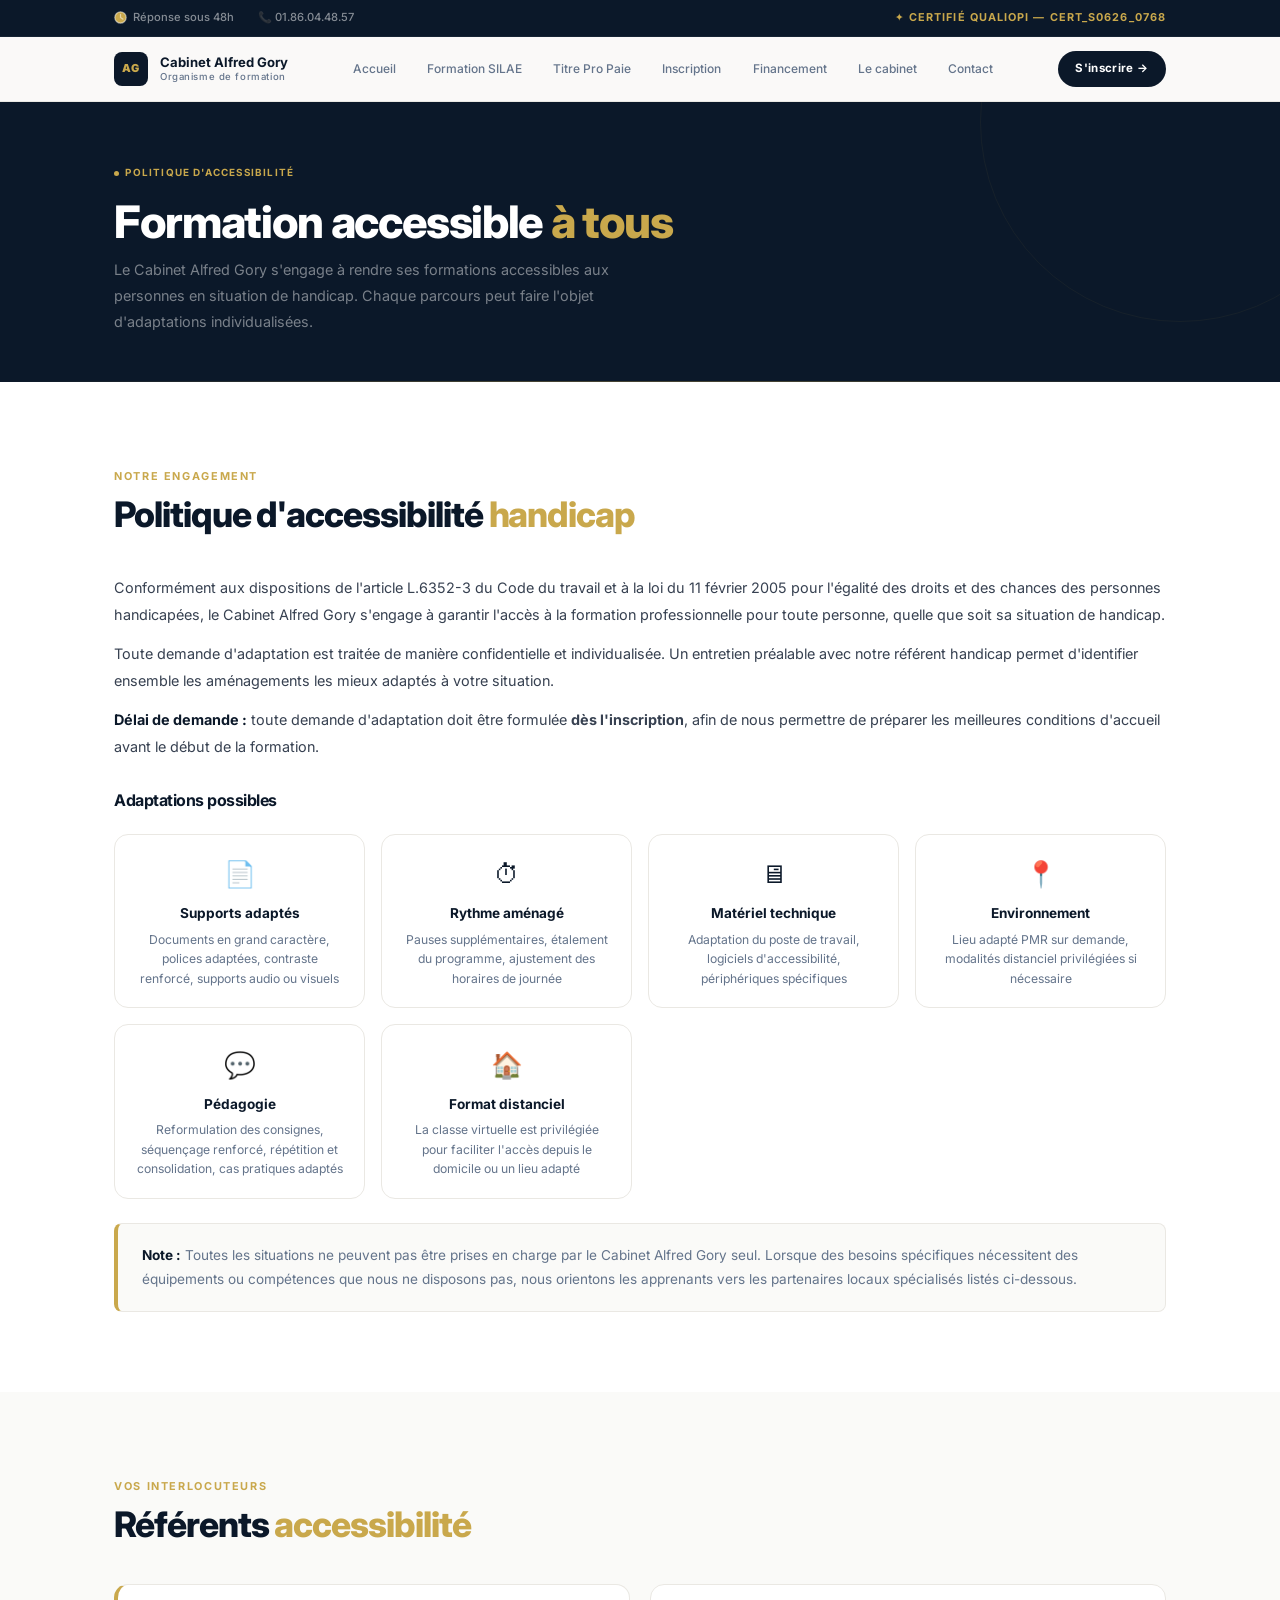
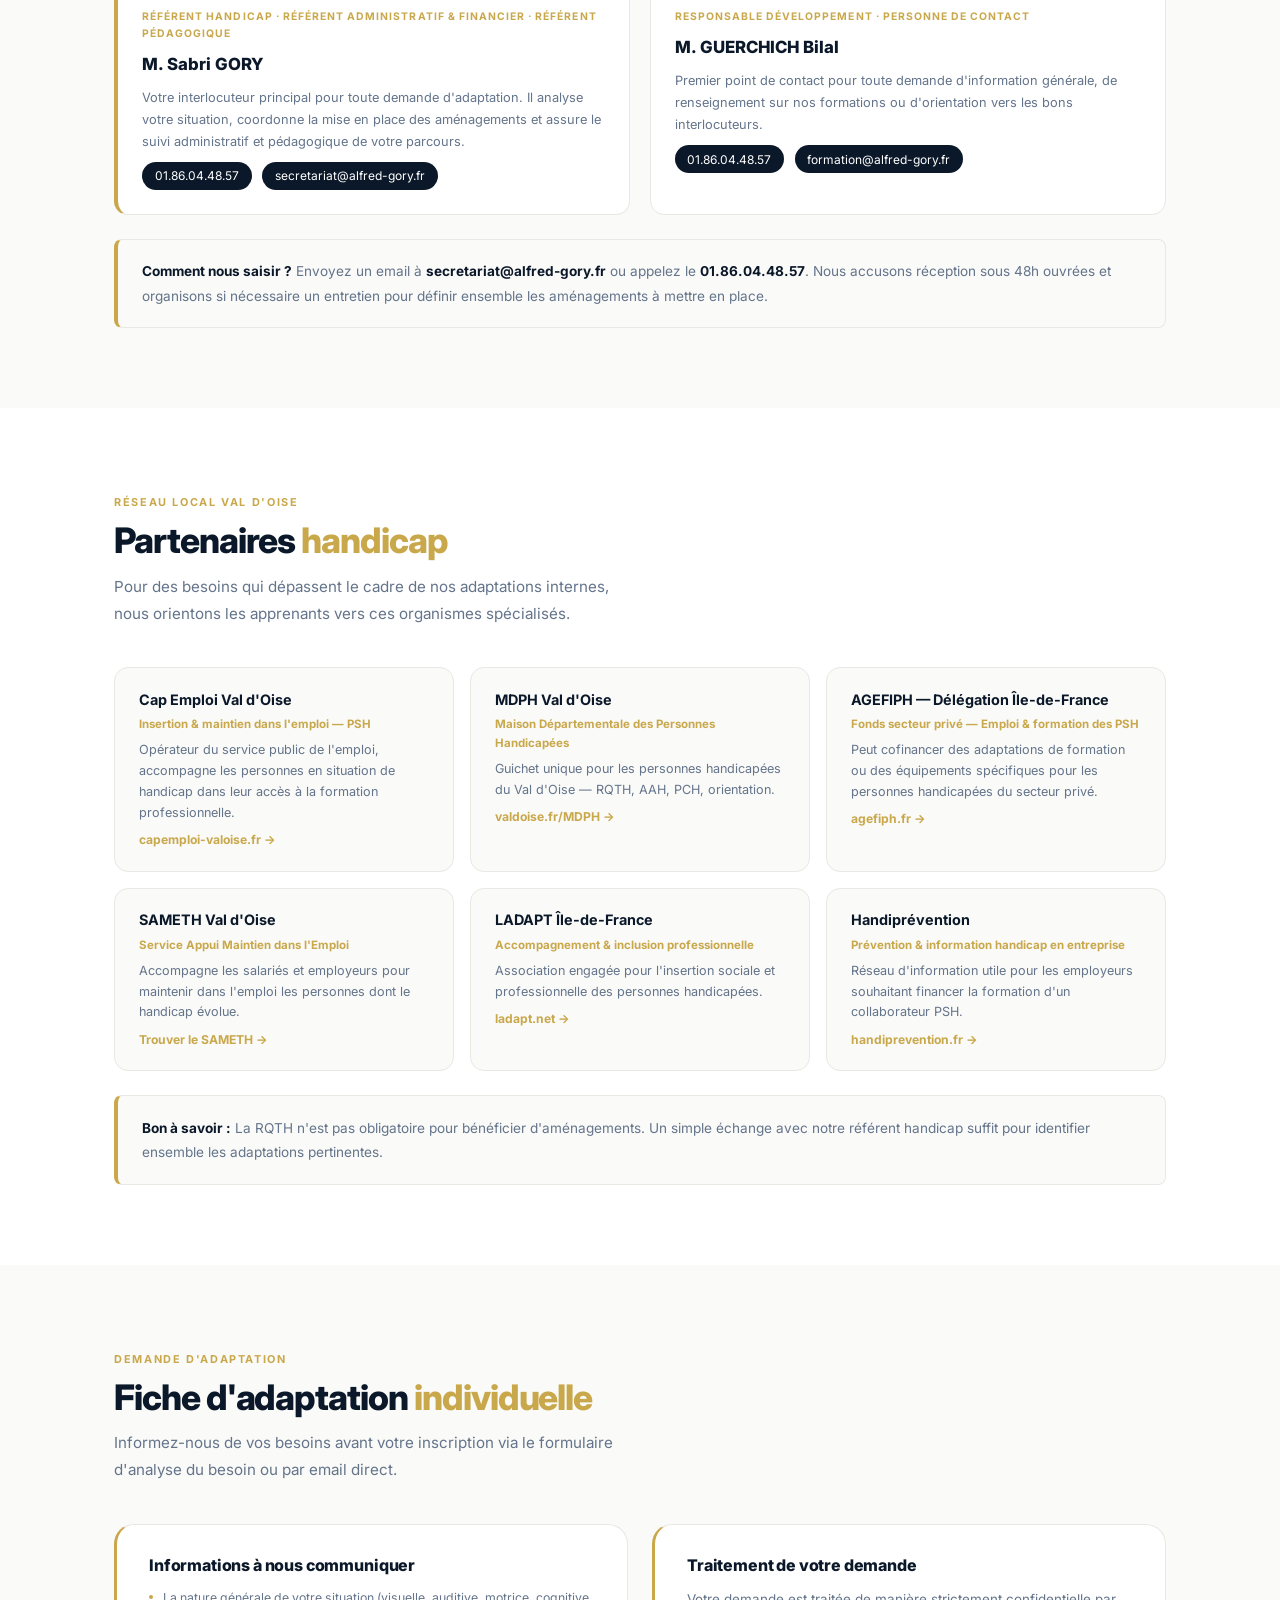
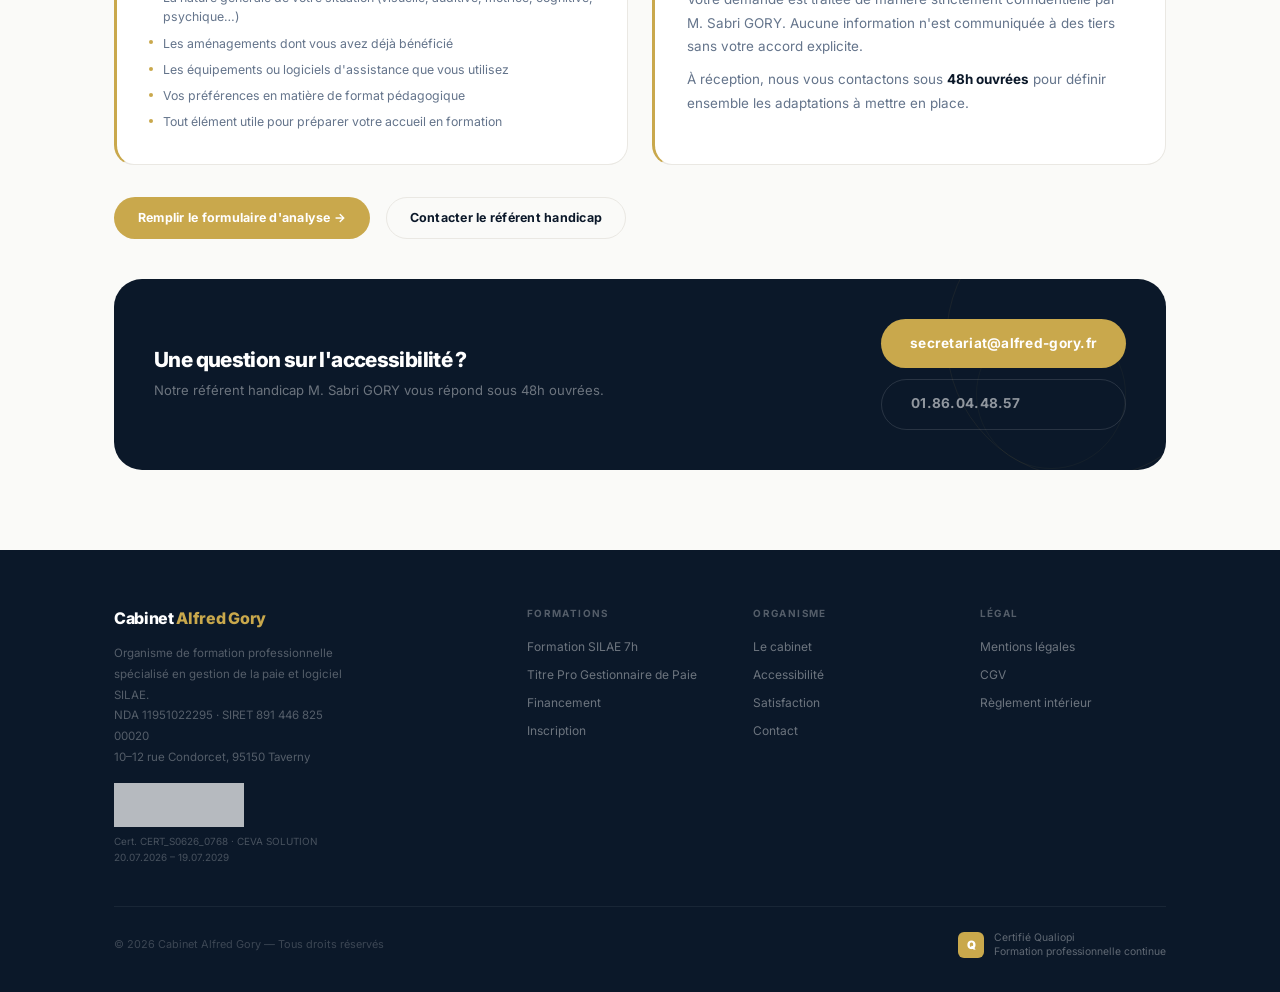
<file: accessibilite.html>
<!DOCTYPE html>
<html lang="fr">
<head>
  <meta charset="UTF-8"/>
  <meta name="viewport" content="width=device-width,initial-scale=1.0"/>
  <title>Accessibilité &amp; Handicap — Cabinet Alfred Gory</title>
  <meta name="description" content="Politique d'accessibilité du Cabinet Alfred Gory : adaptations pédagogiques, référent handicap, partenaires locaux Val d'Oise. Formation SILAE accessible à tous."/>
  <link rel="canonical" href="https://www.alfred-gory.com/accessibilite.html"/>
  <link rel="preconnect" href="https://fonts.googleapis.com"/>
  <link rel="preconnect" href="https://fonts.gstatic.com" crossorigin/>
  <link href="https://fonts.googleapis.com/css2?family=Inter:wght@300;400;500;600;700;800;900&display=swap" rel="stylesheet"/>
  <link rel="stylesheet" href="style.css"/>
  <style>
    .adapt-grid{display:grid;grid-template-columns:repeat(auto-fit,minmax(200px,1fr));gap:1rem;margin:1.5rem 0}
    .adapt-card{background:#fff;border:1px solid var(--border);border-radius:var(--r);padding:1.2rem;text-align:center}
    .adapt-icon{font-size:1.6rem;margin-bottom:.5rem}
    .adapt-title{font-size:.85rem;font-weight:700;color:var(--navy);margin-bottom:.3rem}
    .adapt-desc{font-size:.76rem;color:var(--slate);line-height:1.6}
    .ref-grid{display:grid;grid-template-columns:repeat(auto-fit,minmax(260px,1fr));gap:1.2rem;margin:1.5rem 0}
    .ref-card{background:#fff;border:1px solid var(--border);border-radius:var(--r);padding:1.5rem}
    .ref-card.gold-left{border-left:4px solid var(--gold)}
    .ref-role{font-size:.65rem;font-weight:700;letter-spacing:.1em;text-transform:uppercase;color:var(--gold);margin-bottom:.5rem}
    .ref-name{font-size:1.05rem;font-weight:800;color:var(--navy);margin-bottom:.6rem}
    .ref-detail{font-size:.8rem;color:var(--slate);line-height:1.7}
    .ref-pill{display:inline-block;background:var(--navy);color:#fff;padding:.28rem .8rem;border-radius:50px;font-size:.75rem;text-decoration:none;margin-top:.6rem;margin-right:.4rem}
    .partner-grid{display:grid;grid-template-columns:repeat(auto-fit,minmax(270px,1fr));gap:1rem;margin:1.5rem 0}
    .partner-card{background:var(--cream);border:1px solid var(--border);border-radius:var(--r);padding:1.2rem 1.5rem}
    .partner-name{font-weight:700;color:var(--navy);font-size:.9rem;margin-bottom:.3rem}
    .partner-role{font-size:.72rem;color:var(--gold);font-weight:700;margin-bottom:.4rem}
    .partner-desc{font-size:.79rem;color:var(--slate);line-height:1.65}
    .partner-link{display:inline-block;font-size:.76rem;color:var(--gold);text-decoration:none;margin-top:.4rem;font-weight:700}
    .prose p{font-size:.9rem;color:#374151;line-height:1.85;margin-bottom:.8rem}
    .prose ul{list-style:none;padding:0;margin-bottom:1rem;display:flex;flex-direction:column;gap:.45rem}
    .prose ul li{font-size:.86rem;color:#374151;padding-left:1.2rem;position:relative;line-height:1.7}
    .prose ul li::before{content:"—";position:absolute;left:0;color:var(--gold);font-weight:700}
    .info-box{background:var(--cream);border:1px solid var(--border);border-left:4px solid var(--gold);border-radius:8px;padding:1.2rem 1.5rem;font-size:.85rem;color:var(--slate);line-height:1.8;margin-top:1.5rem}
    .info-box strong{color:var(--navy)}
  </style>
</head>
<body>

<!-- TOPBAR -->
<div class="topbar">
  <div class="container">
    <div class="topbar-left">
      <div class="topbar-item"><svg viewBox="0 0 16 16" fill="none"><circle cx="8" cy="8" r="7" stroke="currentColor" stroke-width="1.5"/><path d="M8 4v4l3 2" stroke="currentColor" stroke-width="1.5" stroke-linecap="round"/></svg> Réponse sous 48h</div>
      <div class="topbar-item">📞 01.86.04.48.57</div>
    </div>
    <div class="topbar-qualiopi">✦ Certifié Qualiopi — CERT_S0626_0768</div>
  </div>
</div>

<!-- NAV -->
<nav class="navbar" id="navbar">
  <div class="container">
    <a class="nav-logo" href="index.html"><div class="nav-logo-icon">AG</div><div class="nav-logo-text">Cabinet Alfred Gory<span>Organisme de formation</span></div></a>
    <div class="nav-links">
      <a class="nav-link" href="index.html">Accueil</a>
      <a class="nav-link" href="formations.html">Formation SILAE</a>
      <a class="nav-link" href="titre-pro-gestionnaire-paie.html">Titre Pro Paie</a>
      <a class="nav-link" href="inscription.html">Inscription</a>
      <a class="nav-link" href="financement.html">Financement</a>
      <a class="nav-link" href="cabinet.html">Le cabinet</a>
      <a class="nav-link" href="contact.html">Contact</a>
    </div>
    <a class="nav-cta" href="inscription.html">S'inscrire →</a>
    <button class="nav-burger" id="navBurger" aria-label="Menu"><span></span><span></span><span></span></button>
  </div>
</nav>
<div class="mobile-nav" id="mobileNav">
  <div class="mobile-nav-header"><div class="nav-logo"><div class="nav-logo-icon">AG</div><div class="nav-logo-text">Cabinet Alfred Gory<span>Organisme de formation</span></div></div><button class="mobile-nav-close" id="mobileNavClose">✕</button></div>
  <div class="mobile-nav-links">
    <a class="mobile-nav-link" href="index.html">Accueil</a>
    <a class="mobile-nav-link" href="formations.html">Formation SILAE</a>
    <a class="mobile-nav-link" href="titre-pro-gestionnaire-paie.html">Titre Pro Paie</a>
    <a class="mobile-nav-link" href="inscription.html">Inscription</a>
    <a class="mobile-nav-link" href="financement.html">Financement</a>
    <a class="mobile-nav-link" href="cabinet.html">Le cabinet</a>
    <a class="mobile-nav-link" href="accessibilite.html">Accessibilité</a>
    <a class="mobile-nav-link" href="satisfaction.html">Satisfaction</a>
    <a class="mobile-nav-link" href="contact.html">Contact</a>
  </div>
  <div class="mobile-nav-bottom"><a class="mobile-nav-cta" href="inscription.html">S'inscrire →</a></div>
</div>

<!-- PAGE HERO -->
<div class="page-hero">
  <div class="page-hero-geo"></div>
  <div class="container">
    <div class="page-hero-inner">
      <div class="page-hero-badge">Politique d'accessibilité</div>
      <h1>Formation accessible <span class="accent">à tous</span></h1>
      <p>Le Cabinet Alfred Gory s'engage à rendre ses formations accessibles aux personnes en situation de handicap. Chaque parcours peut faire l'objet d'adaptations individualisées.</p>
    </div>
  </div>
</div>

<!-- ENGAGEMENT -->
<section class="section alt">
  <div class="container">
    <div class="section-header reveal">
      <div class="section-eyebrow">Notre engagement</div>
      <h2 class="section-title">Politique d'accessibilité <span class="accent">handicap</span></h2>
    </div>
    <div class="prose reveal">
      <p>Conformément aux dispositions de l'article L.6352-3 du Code du travail et à la loi du 11 février 2005 pour l'égalité des droits et des chances des personnes handicapées, le Cabinet Alfred Gory s'engage à garantir l'accès à la formation professionnelle pour toute personne, quelle que soit sa situation de handicap.</p>
      <p>Toute demande d'adaptation est traitée de manière confidentielle et individualisée. Un entretien préalable avec notre référent handicap permet d'identifier ensemble les aménagements les mieux adaptés à votre situation.</p>
      <p><strong style="color:var(--navy)">Délai de demande :</strong> toute demande d'adaptation doit être formulée <strong>dès l'inscription</strong>, afin de nous permettre de préparer les meilleures conditions d'accueil avant le début de la formation.</p>
    </div>

    <h3 style="font-size:1rem;font-weight:700;color:var(--navy);margin:2rem 0 1rem" class="reveal">Adaptations possibles</h3>
    <div class="adapt-grid reveal">
      <div class="adapt-card"><div class="adapt-icon">📄</div><div class="adapt-title">Supports adaptés</div><div class="adapt-desc">Documents en grand caractère, polices adaptées, contraste renforcé, supports audio ou visuels</div></div>
      <div class="adapt-card"><div class="adapt-icon">⏱</div><div class="adapt-title">Rythme aménagé</div><div class="adapt-desc">Pauses supplémentaires, étalement du programme, ajustement des horaires de journée</div></div>
      <div class="adapt-card"><div class="adapt-icon">🖥</div><div class="adapt-title">Matériel technique</div><div class="adapt-desc">Adaptation du poste de travail, logiciels d'accessibilité, périphériques spécifiques</div></div>
      <div class="adapt-card"><div class="adapt-icon">📍</div><div class="adapt-title">Environnement</div><div class="adapt-desc">Lieu adapté PMR sur demande, modalités distanciel privilégiées si nécessaire</div></div>
      <div class="adapt-card"><div class="adapt-icon">💬</div><div class="adapt-title">Pédagogie</div><div class="adapt-desc">Reformulation des consignes, séquençage renforcé, répétition et consolidation, cas pratiques adaptés</div></div>
      <div class="adapt-card"><div class="adapt-icon">🏠</div><div class="adapt-title">Format distanciel</div><div class="adapt-desc">La classe virtuelle est privilégiée pour faciliter l'accès depuis le domicile ou un lieu adapté</div></div>
    </div>

    <div class="info-box reveal">
      <strong>Note :</strong> Toutes les situations ne peuvent pas être prises en charge par le Cabinet Alfred Gory seul. Lorsque des besoins spécifiques nécessitent des équipements ou compétences que nous ne disposons pas, nous orientons les apprenants vers les partenaires locaux spécialisés listés ci-dessous.
    </div>
  </div>
</section>

<!-- RÉFÉRENTS -->
<section class="section">
  <div class="container">
    <div class="section-header reveal">
      <div class="section-eyebrow">Vos interlocuteurs</div>
      <h2 class="section-title">Référents <span class="accent">accessibilité</span></h2>
    </div>
    <div class="ref-grid reveal">
      <div class="ref-card gold-left">
        <div class="ref-role">Référent handicap · Référent administratif &amp; financier · Référent pédagogique</div>
        <div class="ref-name">M. Sabri GORY</div>
        <div class="ref-detail">Votre interlocuteur principal pour toute demande d'adaptation. Il analyse votre situation, coordonne la mise en place des aménagements et assure le suivi administratif et pédagogique de votre parcours.</div>
        <a href="tel:0186044857" class="ref-pill">01.86.04.48.57</a>
        <a href="mailto:secretariat@alfred-gory.fr" class="ref-pill">secretariat@alfred-gory.fr</a>
      </div>
      <div class="ref-card">
        <div class="ref-role">Responsable développement · Personne de contact</div>
        <div class="ref-name">M. GUERCHICH Bilal</div>
        <div class="ref-detail">Premier point de contact pour toute demande d'information générale, de renseignement sur nos formations ou d'orientation vers les bons interlocuteurs.</div>
        <a href="tel:0186044857" class="ref-pill">01.86.04.48.57</a>
        <a href="mailto:formation@alfred-gory.fr" class="ref-pill">formation@alfred-gory.fr</a>
      </div>
    </div>
    <div class="info-box reveal">
      <strong>Comment nous saisir ?</strong> Envoyez un email à <strong>secretariat@alfred-gory.fr</strong> ou appelez le <strong>01.86.04.48.57</strong>. Nous accusons réception sous 48h ouvrées et organisons si nécessaire un entretien pour définir ensemble les aménagements à mettre en place.
    </div>
  </div>
</section>

<!-- PARTENAIRES -->
<section class="section alt">
  <div class="container">
    <div class="section-header reveal">
      <div class="section-eyebrow">Réseau local Val d'Oise</div>
      <h2 class="section-title">Partenaires <span class="accent">handicap</span></h2>
      <p class="section-sub">Pour des besoins qui dépassent le cadre de nos adaptations internes, nous orientons les apprenants vers ces organismes spécialisés.</p>
    </div>
    <div class="partner-grid reveal">
      <div class="partner-card"><div class="partner-name">Cap Emploi Val d'Oise</div><div class="partner-role">Insertion &amp; maintien dans l'emploi — PSH</div><div class="partner-desc">Opérateur du service public de l'emploi, accompagne les personnes en situation de handicap dans leur accès à la formation professionnelle.</div><a href="https://www.capemploi-valoise.fr/" class="partner-link" target="_blank" rel="noopener">capemploi-valoise.fr →</a></div>
      <div class="partner-card"><div class="partner-name">MDPH Val d'Oise</div><div class="partner-role">Maison Départementale des Personnes Handicapées</div><div class="partner-desc">Guichet unique pour les personnes handicapées du Val d'Oise — RQTH, AAH, PCH, orientation.</div><a href="https://www.valdoise.fr/533-mdph.htm" class="partner-link" target="_blank" rel="noopener">valdoise.fr/MDPH →</a></div>
      <div class="partner-card"><div class="partner-name">AGEFIPH — Délégation Île-de-France</div><div class="partner-role">Fonds secteur privé — Emploi &amp; formation des PSH</div><div class="partner-desc">Peut cofinancer des adaptations de formation ou des équipements spécifiques pour les personnes handicapées du secteur privé.</div><a href="https://www.agefiph.fr/" class="partner-link" target="_blank" rel="noopener">agefiph.fr →</a></div>
      <div class="partner-card"><div class="partner-name">SAMETH Val d'Oise</div><div class="partner-role">Service Appui Maintien dans l'Emploi</div><div class="partner-desc">Accompagne les salariés et employeurs pour maintenir dans l'emploi les personnes dont le handicap évolue.</div><a href="https://www.agefiph.fr/annuaire" class="partner-link" target="_blank" rel="noopener">Trouver le SAMETH →</a></div>
      <div class="partner-card"><div class="partner-name">LADAPT Île-de-France</div><div class="partner-role">Accompagnement &amp; inclusion professionnelle</div><div class="partner-desc">Association engagée pour l'insertion sociale et professionnelle des personnes handicapées.</div><a href="https://www.ladapt.net/" class="partner-link" target="_blank" rel="noopener">ladapt.net →</a></div>
      <div class="partner-card"><div class="partner-name">Handiprévention</div><div class="partner-role">Prévention &amp; information handicap en entreprise</div><div class="partner-desc">Réseau d'information utile pour les employeurs souhaitant financer la formation d'un collaborateur PSH.</div><a href="https://www.handiprevention.fr/" class="partner-link" target="_blank" rel="noopener">handiprevention.fr →</a></div>
    </div>
    <div class="info-box reveal">
      <strong>Bon à savoir :</strong> La RQTH n'est pas obligatoire pour bénéficier d'aménagements. Un simple échange avec notre référent handicap suffit pour identifier ensemble les adaptations pertinentes.
    </div>
  </div>
</section>

<!-- FICHE D'ADAPTATION -->
<section class="section">
  <div class="container">
    <div class="section-header reveal">
      <div class="section-eyebrow">Demande d'adaptation</div>
      <h2 class="section-title">Fiche d'adaptation <span class="accent">individuelle</span></h2>
      <p class="section-sub">Informez-nous de vos besoins avant votre inscription via le formulaire d'analyse du besoin ou par email direct.</p>
    </div>
    <div class="two-col">
      <div class="content-block gold-left reveal reveal-delay-1">
        <h4 style="margin-bottom:.85rem">Informations à nous communiquer</h4>
        <ul class="module-list">
          <li>La nature générale de votre situation (visuelle, auditive, motrice, cognitive, psychique…)</li>
          <li>Les aménagements dont vous avez déjà bénéficié</li>
          <li>Les équipements ou logiciels d'assistance que vous utilisez</li>
          <li>Vos préférences en matière de format pédagogique</li>
          <li>Tout élément utile pour préparer votre accueil en formation</li>
        </ul>
      </div>
      <div class="content-block gold-left reveal reveal-delay-2">
        <h4 style="margin-bottom:.85rem">Traitement de votre demande</h4>
        <p style="font-size:.84rem;color:var(--slate);margin-bottom:.6rem">Votre demande est traitée de manière strictement confidentielle par M. Sabri GORY. Aucune information n'est communiquée à des tiers sans votre accord explicite.</p>
        <p style="font-size:.84rem;color:var(--slate)">À réception, nous vous contactons sous <strong style="color:var(--navy)">48h ouvrées</strong> pour définir ensemble les adaptations à mettre en place.</p>
      </div>
    </div>
    <div style="display:flex;gap:1rem;margin-top:2rem;flex-wrap:wrap" class="reveal">
      <a href="inscription.html" class="btn btn-primary">Remplir le formulaire d'analyse →</a>
      <a href="mailto:secretariat@alfred-gory.fr" class="btn btn-outline">Contacter le référent handicap</a>
    </div>
    <div class="cta-band reveal" style="margin-top:2.5rem">
      <div class="cta-band-inner">
        <h3>Une question sur l'accessibilité ?</h3>
        <p>Notre référent handicap M. Sabri GORY vous répond sous 48h ouvrées.</p>
      </div>
      <div class="cta-band-btns">
        <a href="mailto:secretariat@alfred-gory.fr" class="btn btn-primary btn-lg">secretariat@alfred-gory.fr</a>
        <a href="tel:0186044857" class="btn btn-ghost btn-lg">01.86.04.48.57</a>
      </div>
    </div>
  </div>
</section>

<!-- FOOTER -->
<footer class="site-footer">
  <div class="container">
    <div class="footer-grid">
      <div class="footer-brand">
        <div class="footer-logo">Cabinet <em>Alfred Gory</em></div>
        <p>Organisme de formation professionnelle spécialisé en gestion de la paie et logiciel SILAE.<br>NDA 11951022295 · SIRET 891 446 825 00020<br>10–12 rue Condorcet, 95150 Taverny</p>
        <div style="margin-top:1rem"><img src="qualiopi.png" alt="Logo Qualiopi" style="height:44px;filter:brightness(0) invert(1);opacity:.7;display:block;margin-bottom:.4rem"/><p style="font-size:.62rem;color:rgba(255,255,255,.25);line-height:1.6">Cert. CERT_S0626_0768 · CEVA SOLUTION<br>20.07.2026 – 19.07.2029</p></div>
      </div>
      <div><div class="footer-heading">Formations</div><div class="footer-links"><a href="formations.html">Formation SILAE 7h</a><a href="titre-pro-gestionnaire-paie.html">Titre Pro Gestionnaire de Paie</a><a href="financement.html">Financement</a><a href="inscription.html">Inscription</a></div></div>
      <div><div class="footer-heading">Organisme</div><div class="footer-links"><a href="cabinet.html">Le cabinet</a><a href="accessibilite.html">Accessibilité</a><a href="satisfaction.html">Satisfaction</a><a href="contact.html">Contact</a></div></div>
      <div><div class="footer-heading">Légal</div><div class="footer-links"><a href="mentions-legales.html">Mentions légales</a><a href="conditions-generales.html">CGV</a><a href="reglement-interieur.html">Règlement intérieur</a></div></div>
    </div>
    <hr class="footer-sep"/>
    <div class="footer-bottom">
      <div class="footer-copy">© 2026 Cabinet Alfred Gory — Tous droits réservés</div>
      <div class="footer-qualiopi"><div class="footer-q-badge">Q</div><div class="footer-q-text">Certifié Qualiopi<br>Formation professionnelle continue</div></div>
    </div>
  </div>
</footer>

<button class="back-top" id="backTop" aria-label="Retour en haut">↑</button>
<script src="animations.js"></script>
</body>
</html>
</file>
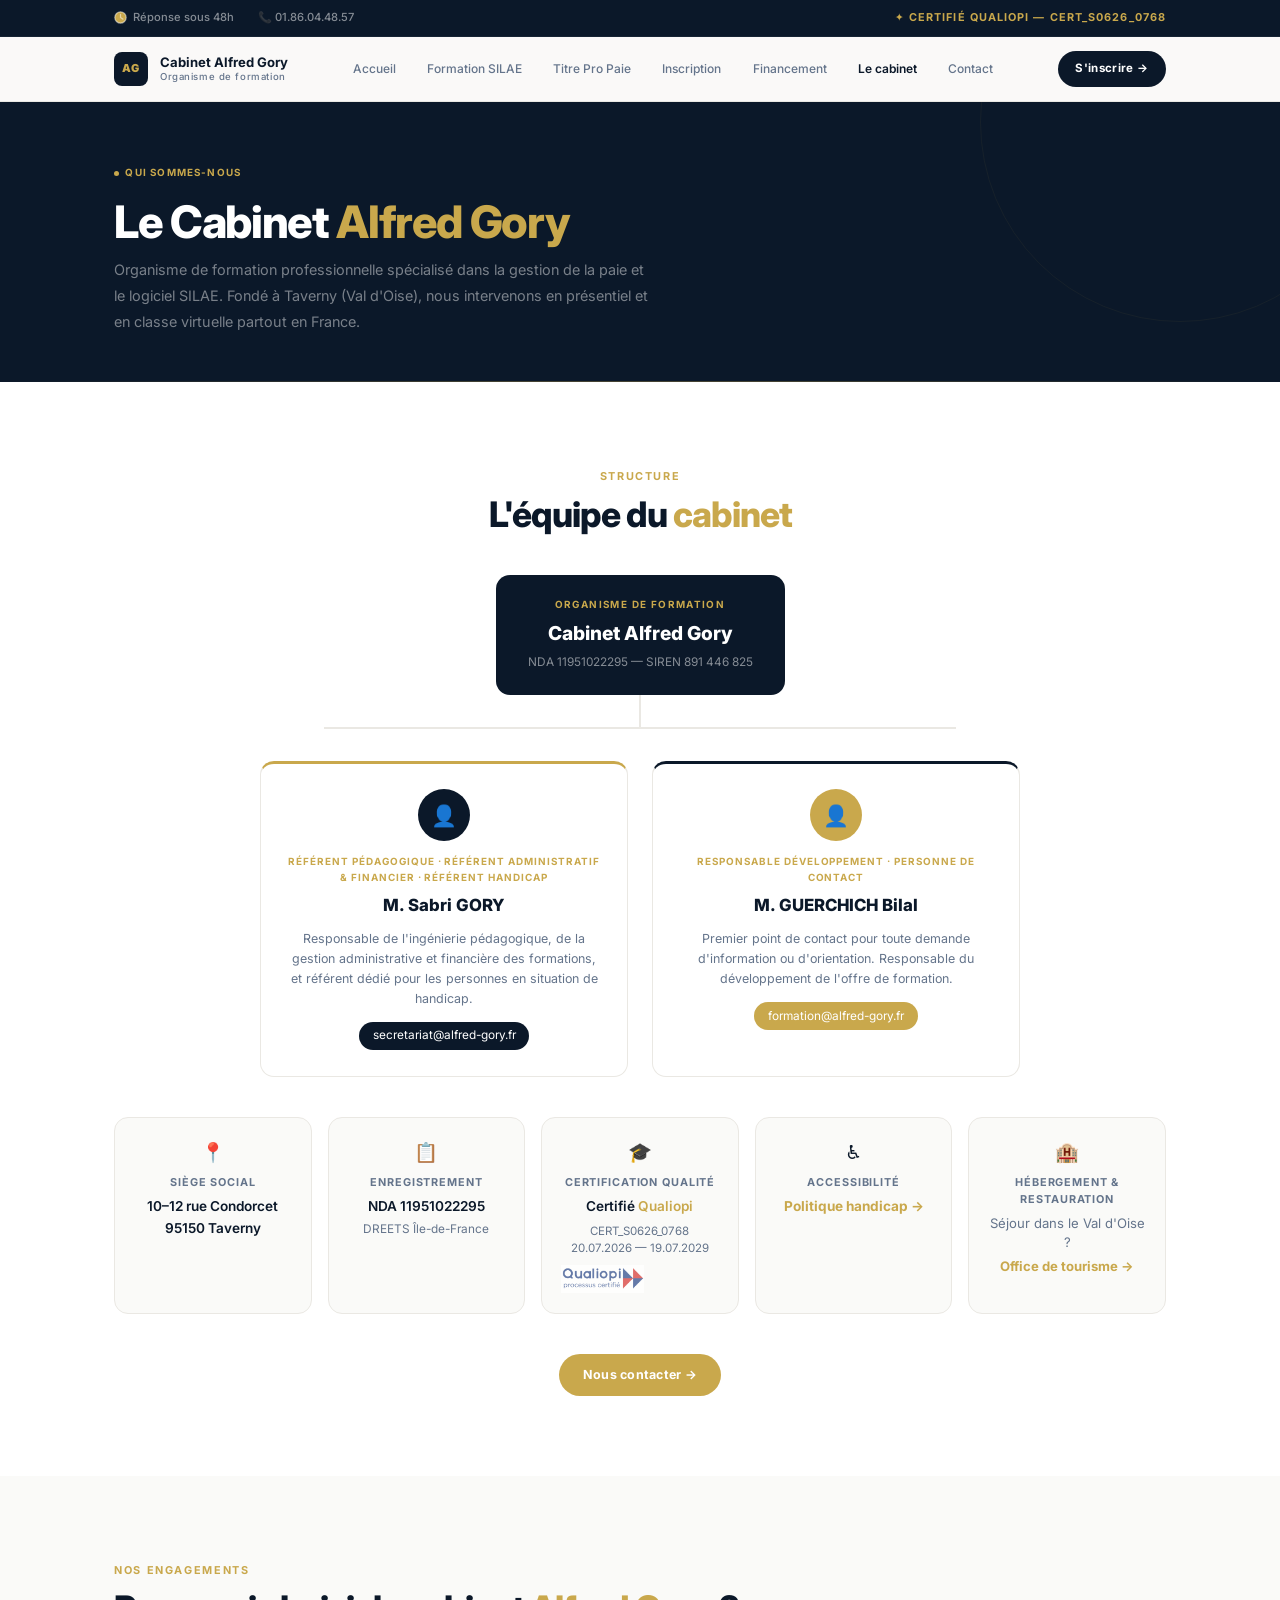
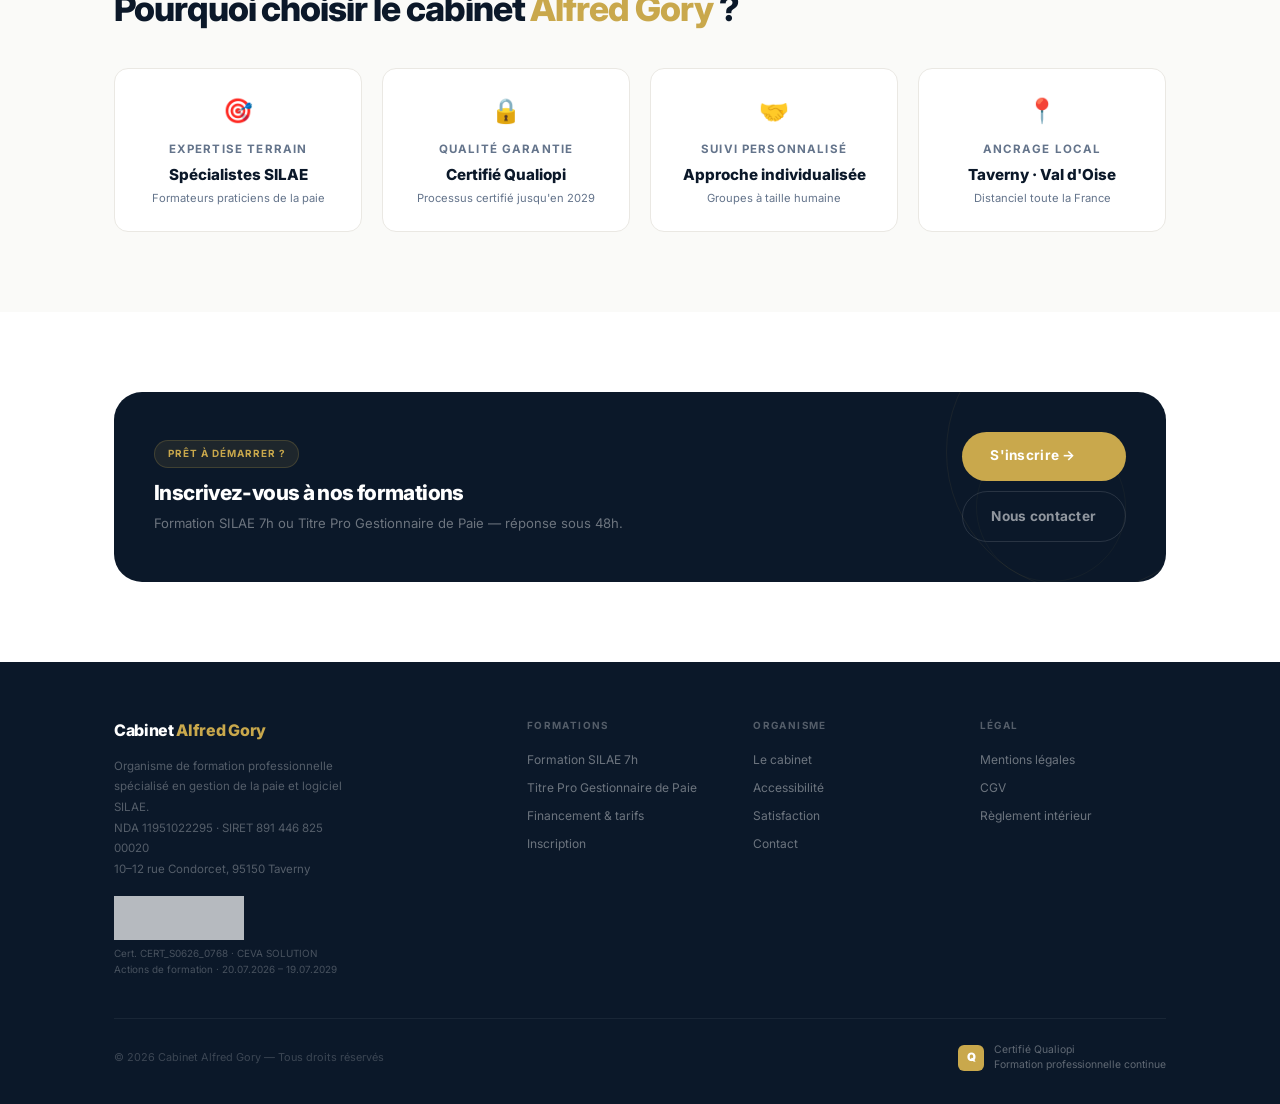
<file: cabinet.html>
<!DOCTYPE html>
<html lang="fr">
<head>
  <meta charset="UTF-8"/>
  <meta name="viewport" content="width=device-width,initial-scale=1.0"/>
  <title>Le Cabinet Alfred Gory — Organisme de formation paie SILAE — Taverny (95)</title>
  <meta name="description" content="Présentation du Cabinet Alfred Gory, organisme de formation professionnelle spécialisé en paie et logiciel SILAE. NDA 11951022295. Taverny, Val d'Oise (95)."/>
  <link rel="canonical" href="https://www.alfred-gory.com/cabinet.html"/>
  <link rel="preconnect" href="https://fonts.googleapis.com"/>
  <link rel="preconnect" href="https://fonts.gstatic.com" crossorigin/>
  <link href="https://fonts.googleapis.com/css2?family=Inter:wght@300;400;500;600;700;800;900&display=swap" rel="stylesheet"/>
  <link rel="stylesheet" href="style.css"/>
  <style>
    .org-box{background:var(--navy);color:#fff;border-radius:var(--r);padding:1.4rem 2rem;text-align:center;display:inline-block;min-width:280px}
    .org-box-eyebrow{font-size:.62rem;font-weight:700;letter-spacing:.14em;text-transform:uppercase;color:var(--gold);margin-bottom:.3rem}
    .org-box-title{font-size:1.2rem;font-weight:800;color:#fff}
    .org-box-sub{font-size:.74rem;color:rgba(255,255,255,.5);margin-top:.3rem}
    .org-connector{width:2px;height:2rem;background:var(--border);margin:0 auto}
    .org-connector-h{height:2px;background:var(--border);max-width:60%;margin:0 auto}
    .person-grid{display:grid;grid-template-columns:1fr 1fr;gap:1.5rem;max-width:760px;margin:2rem auto 0}
    .person-card{background:#fff;border:1px solid var(--border);border-top:3px solid var(--gold);border-radius:var(--r);padding:1.6rem;text-align:center}
    .person-card.navy-top{border-top-color:var(--navy)}
    .person-avatar{width:52px;height:52px;background:var(--navy);border-radius:50%;display:flex;align-items:center;justify-content:center;margin:0 auto .8rem;font-size:1.3rem}
    .person-card.navy-top .person-avatar{background:var(--gold)}
    .person-role{font-size:.62rem;font-weight:700;letter-spacing:.1em;text-transform:uppercase;color:var(--gold);margin-bottom:.4rem}
    .person-name{font-size:1.05rem;color:var(--navy);font-weight:800;margin-bottom:.6rem}
    .person-desc{font-size:.78rem;color:var(--slate);line-height:1.6;margin-bottom:.8rem}
    .person-pill{display:inline-block;background:var(--navy);color:#fff;padding:.3rem .85rem;border-radius:50px;font-size:.74rem;text-decoration:none}
    .person-card.navy-top .person-pill{background:var(--gold)}
    .info-mini-grid{display:grid;grid-template-columns:repeat(auto-fit,minmax(180px,1fr));gap:1rem;margin-top:2.5rem}
    .info-mini{background:var(--cream);border:1px solid var(--border);border-radius:var(--r);padding:1.2rem;text-align:center}
    @media(max-width:600px){.person-grid{grid-template-columns:1fr}}
  </style>
</head>
<body>

<!-- TOPBAR -->
<div class="topbar">
  <div class="container">
    <div class="topbar-left">
      <div class="topbar-item">
        <svg viewBox="0 0 16 16" fill="none"><circle cx="8" cy="8" r="7" stroke="currentColor" stroke-width="1.5"/><path d="M8 4v4l3 2" stroke="currentColor" stroke-width="1.5" stroke-linecap="round"/></svg>
        Réponse sous 48h
      </div>
      <div class="topbar-item">📞 01.86.04.48.57</div>
    </div>
    <div class="topbar-qualiopi">✦ Certifié Qualiopi — CERT_S0626_0768</div>
  </div>
</div>

<!-- NAV -->
<nav class="navbar" id="navbar">
  <div class="container">
    <a class="nav-logo" href="index.html">
      <div class="nav-logo-icon">AG</div>
      <div class="nav-logo-text">Cabinet Alfred Gory<span>Organisme de formation</span></div>
    </a>
    <div class="nav-links">
      <a class="nav-link" href="index.html">Accueil</a>
      <a class="nav-link" href="formations.html">Formation SILAE</a>
      <a class="nav-link" href="titre-pro-gestionnaire-paie.html">Titre Pro Paie</a>
      <a class="nav-link" href="inscription.html">Inscription</a>
      <a class="nav-link" href="financement.html">Financement</a>
      <a class="nav-link active" href="cabinet.html">Le cabinet</a>
      <a class="nav-link" href="contact.html">Contact</a>
    </div>
    <a class="nav-cta" href="inscription.html">S'inscrire →</a>
    <button class="nav-burger" id="navBurger" aria-label="Menu"><span></span><span></span><span></span></button>
  </div>
</nav>

<div class="mobile-nav" id="mobileNav">
  <div class="mobile-nav-header">
    <div class="nav-logo"><div class="nav-logo-icon">AG</div><div class="nav-logo-text">Cabinet Alfred Gory<span>Organisme de formation</span></div></div>
    <button class="mobile-nav-close" id="mobileNavClose">✕</button>
  </div>
  <div class="mobile-nav-links">
    <a class="mobile-nav-link" href="index.html">Accueil</a>
    <a class="mobile-nav-link" href="formations.html">Formation SILAE</a>
    <a class="mobile-nav-link" href="titre-pro-gestionnaire-paie.html">Titre Pro Paie</a>
    <a class="mobile-nav-link" href="inscription.html">Inscription</a>
    <a class="mobile-nav-link" href="financement.html">Financement</a>
    <a class="mobile-nav-link" href="cabinet.html">Le cabinet</a>
    <a class="mobile-nav-link" href="accessibilite.html">Accessibilité</a>
    <a class="mobile-nav-link" href="satisfaction.html">Satisfaction</a>
    <a class="mobile-nav-link" href="contact.html">Contact</a>
  </div>
  <div class="mobile-nav-bottom"><a class="mobile-nav-cta" href="inscription.html">S'inscrire maintenant →</a></div>
</div>

<!-- PAGE HERO -->
<div class="page-hero">
  <div class="page-hero-geo"></div>
  <div class="container">
    <div class="page-hero-inner">
      <div class="page-hero-badge">Qui sommes-nous</div>
      <h1>Le Cabinet <span class="accent">Alfred Gory</span></h1>
      <p>Organisme de formation professionnelle spécialisé dans la gestion de la paie et le logiciel SILAE. Fondé à Taverny (Val d'Oise), nous intervenons en présentiel et en classe virtuelle partout en France.</p>
    </div>
  </div>
</div>

<!-- ORGANIGRAMME -->
<section class="section alt">
  <div class="container">
    <div class="section-header center reveal">
      <div class="section-eyebrow">Structure</div>
      <h2 class="section-title">L'équipe du <span class="accent">cabinet</span></h2>
    </div>

    <div style="text-align:center" class="reveal">
      <div class="org-box">
        <div class="org-box-eyebrow">Organisme de formation</div>
        <div class="org-box-title">Cabinet Alfred Gory</div>
        <div class="org-box-sub">NDA 11951022295 — SIREN 891 446 825</div>
      </div>
      <div class="org-connector"></div>
      <div class="org-connector-h"></div>
    </div>

    <div class="person-grid reveal">
      <div class="person-card">
        <div class="person-avatar">👤</div>
        <div class="person-role">Référent pédagogique · Référent administratif &amp; financier · Référent handicap</div>
        <div class="person-name">M. Sabri GORY</div>
        <div class="person-desc">Responsable de l'ingénierie pédagogique, de la gestion administrative et financière des formations, et référent dédié pour les personnes en situation de handicap.</div>
        <a href="mailto:secretariat@alfred-gory.fr" class="person-pill">secretariat@alfred-gory.fr</a>
      </div>
      <div class="person-card navy-top">
        <div class="person-avatar">👤</div>
        <div class="person-role">Responsable développement · Personne de contact</div>
        <div class="person-name">M. GUERCHICH Bilal</div>
        <div class="person-desc">Premier point de contact pour toute demande d'information ou d'orientation. Responsable du développement de l'offre de formation.</div>
        <a href="mailto:formation@alfred-gory.fr" class="person-pill">formation@alfred-gory.fr</a>
      </div>
    </div>

    <!-- INFOS PRATIQUES -->
    <div class="info-mini-grid reveal">
      <div class="info-mini">
        <div style="font-size:1.2rem;margin-bottom:.4rem">📍</div>
        <div style="font-size:.68rem;font-weight:700;text-transform:uppercase;letter-spacing:.08em;color:var(--slate);margin-bottom:.3rem">Siège social</div>
        <div style="font-size:.85rem;color:var(--navy);font-weight:600">10–12 rue Condorcet<br>95150 Taverny</div>
      </div>
      <div class="info-mini">
        <div style="font-size:1.2rem;margin-bottom:.4rem">📋</div>
        <div style="font-size:.68rem;font-weight:700;text-transform:uppercase;letter-spacing:.08em;color:var(--slate);margin-bottom:.3rem">Enregistrement</div>
        <div style="font-size:.85rem;color:var(--navy);font-weight:600">NDA 11951022295<br><span style="font-size:.74rem;color:var(--slate);font-weight:400">DREETS Île-de-France</span></div>
      </div>
      <div class="info-mini">
        <div style="font-size:1.2rem;margin-bottom:.4rem">🎓</div>
        <div style="font-size:.68rem;font-weight:700;text-transform:uppercase;letter-spacing:.08em;color:var(--slate);margin-bottom:.3rem">Certification qualité</div>
        <div style="font-size:.85rem;color:var(--navy);font-weight:600">Certifié <span style="color:var(--gold)">Qualiopi</span></div>
        <div style="font-size:.72rem;color:var(--slate);margin-top:.3rem;line-height:1.5">CERT_S0626_0768<br>20.07.2026 — 19.07.2029</div>
        <img src="qualiopi.png" alt="Qualiopi" style="height:28px;opacity:.7;margin-top:.5rem"/>
      </div>
      <div class="info-mini">
        <div style="font-size:1.2rem;margin-bottom:.4rem">♿</div>
        <div style="font-size:.68rem;font-weight:700;text-transform:uppercase;letter-spacing:.08em;color:var(--slate);margin-bottom:.3rem">Accessibilité</div>
        <div style="font-size:.85rem"><a href="accessibilite.html" style="color:var(--gold);text-decoration:none;font-weight:700">Politique handicap →</a></div>
      </div>
      <div class="info-mini">
        <div style="font-size:1.2rem;margin-bottom:.4rem">🏨</div>
        <div style="font-size:.68rem;font-weight:700;text-transform:uppercase;letter-spacing:.08em;color:var(--slate);margin-bottom:.3rem">Hébergement &amp; restauration</div>
        <div style="font-size:.82rem;color:var(--slate);line-height:1.5">Séjour dans le Val d'Oise ?</div>
        <a href="https://www.tourisme-valdoise.com/" target="_blank" rel="noopener" style="font-size:.82rem;color:var(--gold);font-weight:700;text-decoration:none">Office de tourisme →</a>
      </div>
    </div>

    <div style="text-align:center;margin-top:2.5rem" class="reveal">
      <a href="contact.html" class="btn btn-primary">Nous contacter →</a>
    </div>
  </div>
</section>

<!-- ENGAGEMENTS -->
<section class="section">
  <div class="container">
    <div class="section-header reveal">
      <div class="section-eyebrow">Nos engagements</div>
      <h2 class="section-title">Pourquoi choisir le cabinet <span class="accent">Alfred Gory</span> ?</h2>
    </div>
    <div class="four-col">
      <div class="info-card reveal reveal-delay-1">
        <div class="info-card-icon">🎯</div>
        <div class="info-card-title">Expertise terrain</div>
        <div class="info-card-body">Spécialistes SILAE</div>
        <div class="info-card-sub">Formateurs praticiens de la paie</div>
      </div>
      <div class="info-card reveal reveal-delay-2">
        <div class="info-card-icon">🔒</div>
        <div class="info-card-title">Qualité garantie</div>
        <div class="info-card-body">Certifié Qualiopi</div>
        <div class="info-card-sub">Processus certifié jusqu'en 2029</div>
      </div>
      <div class="info-card reveal reveal-delay-3">
        <div class="info-card-icon">🤝</div>
        <div class="info-card-title">Suivi personnalisé</div>
        <div class="info-card-body">Approche individualisée</div>
        <div class="info-card-sub">Groupes à taille humaine</div>
      </div>
      <div class="info-card reveal reveal-delay-4">
        <div class="info-card-icon">📍</div>
        <div class="info-card-title">Ancrage local</div>
        <div class="info-card-body">Taverny · Val d'Oise</div>
        <div class="info-card-sub">Distanciel toute la France</div>
      </div>
    </div>
  </div>
</section>

<!-- CTA -->
<section class="section alt">
  <div class="container">
    <div class="cta-band reveal">
      <div class="cta-band-inner">
        <div class="badge badge-gold" style="margin-bottom:.85rem">Prêt à démarrer ?</div>
        <h3>Inscrivez-vous à nos formations</h3>
        <p>Formation SILAE 7h ou Titre Pro Gestionnaire de Paie — réponse sous 48h.</p>
      </div>
      <div class="cta-band-btns">
        <a href="inscription.html" class="btn btn-primary btn-lg">S'inscrire →</a>
        <a href="contact.html" class="btn btn-ghost btn-lg">Nous contacter</a>
      </div>
    </div>
  </div>
</section>

<!-- FOOTER -->
<footer class="site-footer">
  <div class="container">
    <div class="footer-grid">
      <div class="footer-brand">
        <div class="footer-logo">Cabinet <em>Alfred Gory</em></div>
        <p>Organisme de formation professionnelle spécialisé en gestion de la paie et logiciel SILAE.<br>NDA 11951022295 · SIRET 891 446 825 00020<br>10–12 rue Condorcet, 95150 Taverny</p>
        <div style="margin-top:1rem"><img src="qualiopi.png" alt="Logo Qualiopi" style="height:44px;filter:brightness(0) invert(1);opacity:.7;display:block;margin-bottom:.4rem"/><p style="font-size:.62rem;color:rgba(255,255,255,.25);line-height:1.6">Cert. CERT_S0626_0768 · CEVA SOLUTION<br>Actions de formation · 20.07.2026 – 19.07.2029</p></div>
      </div>
      <div>
        <div class="footer-heading">Formations</div>
        <div class="footer-links">
          <a href="formations.html">Formation SILAE 7h</a>
          <a href="titre-pro-gestionnaire-paie.html">Titre Pro Gestionnaire de Paie</a>
          <a href="financement.html">Financement &amp; tarifs</a>
          <a href="inscription.html">Inscription</a>
        </div>
      </div>
      <div>
        <div class="footer-heading">Organisme</div>
        <div class="footer-links">
          <a href="cabinet.html">Le cabinet</a>
          <a href="accessibilite.html">Accessibilité</a>
          <a href="satisfaction.html">Satisfaction</a>
          <a href="contact.html">Contact</a>
        </div>
      </div>
      <div>
        <div class="footer-heading">Légal</div>
        <div class="footer-links">
          <a href="mentions-legales.html">Mentions légales</a>
          <a href="conditions-generales.html">CGV</a>
          <a href="reglement-interieur.html">Règlement intérieur</a>
        </div>
      </div>
    </div>
    <hr class="footer-sep"/>
    <div class="footer-bottom">
      <div class="footer-copy">© 2026 Cabinet Alfred Gory — Tous droits réservés</div>
      <div class="footer-qualiopi"><div class="footer-q-badge">Q</div><div class="footer-q-text">Certifié Qualiopi<br>Formation professionnelle continue</div></div>
    </div>
  </div>
</footer>

<button class="back-top" id="backTop" aria-label="Retour en haut">↑</button>
<script src="animations.js"></script>
</body>
</html>
</file>
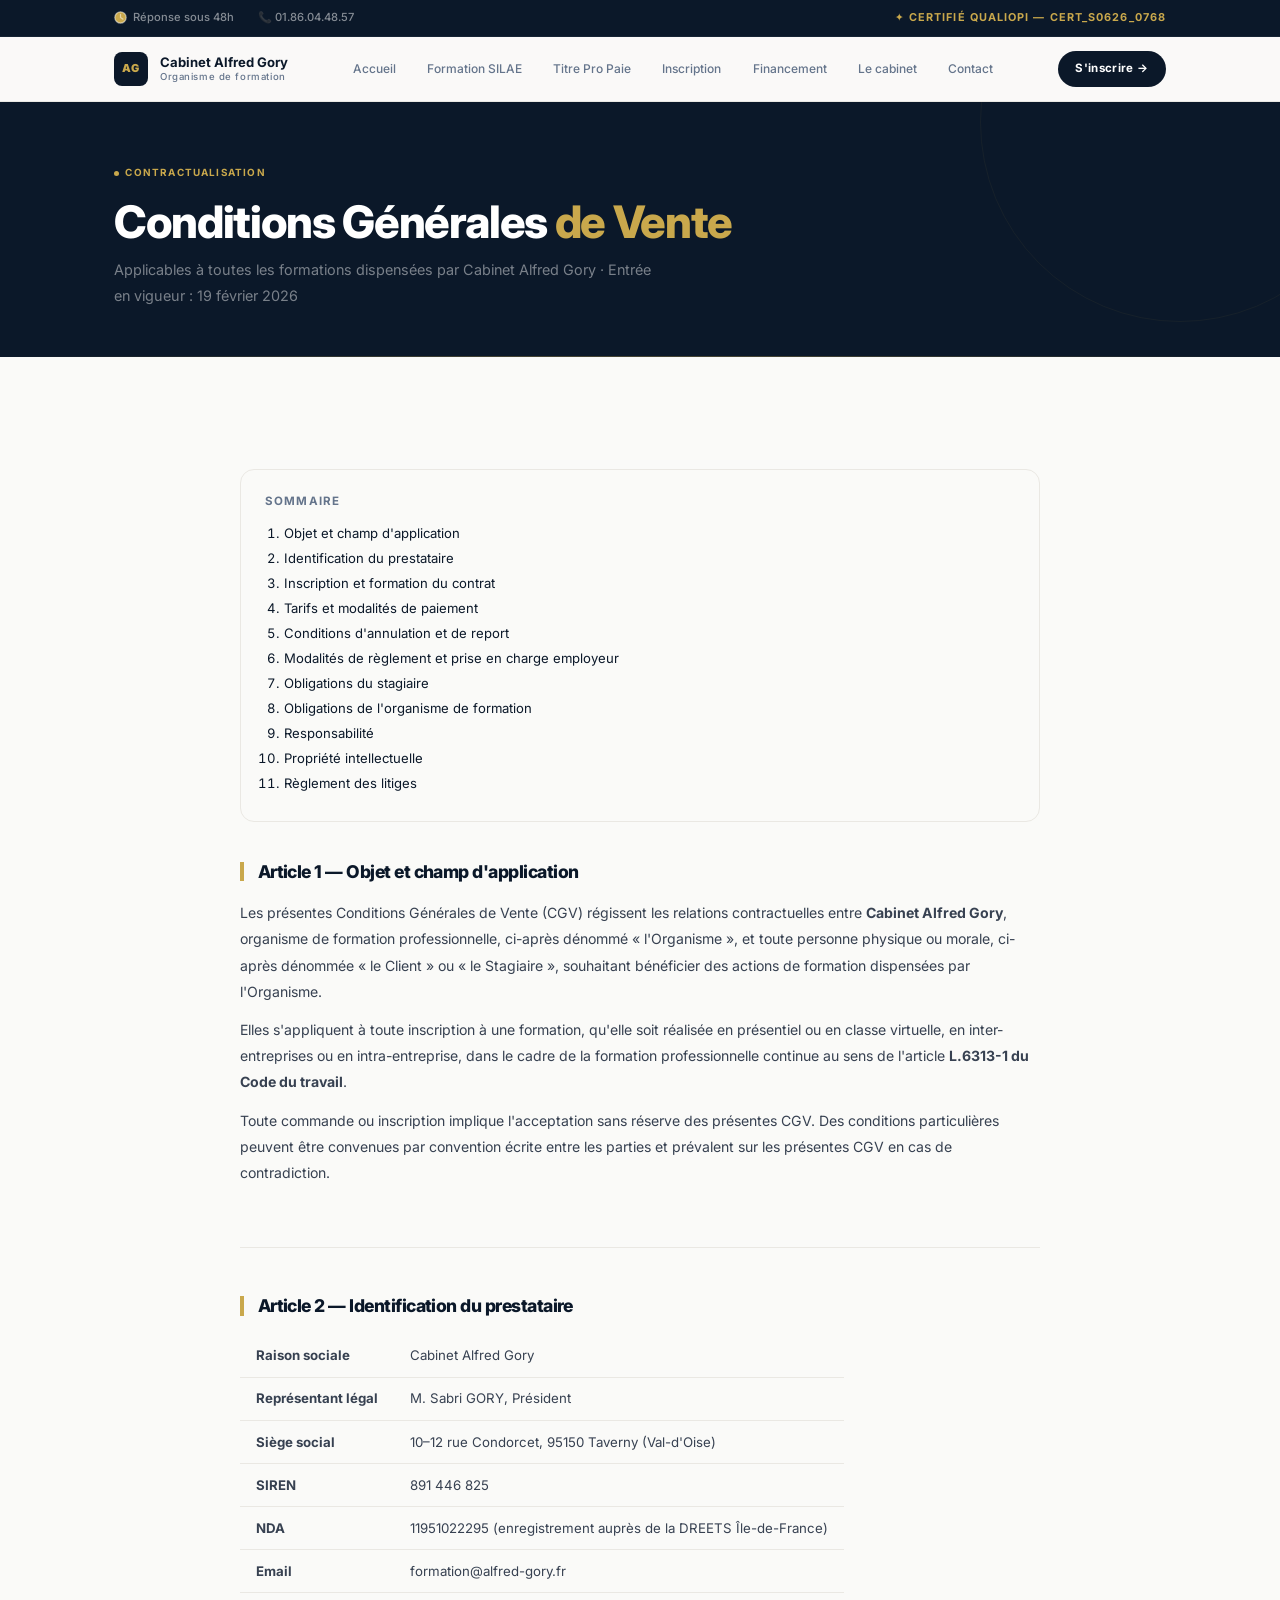
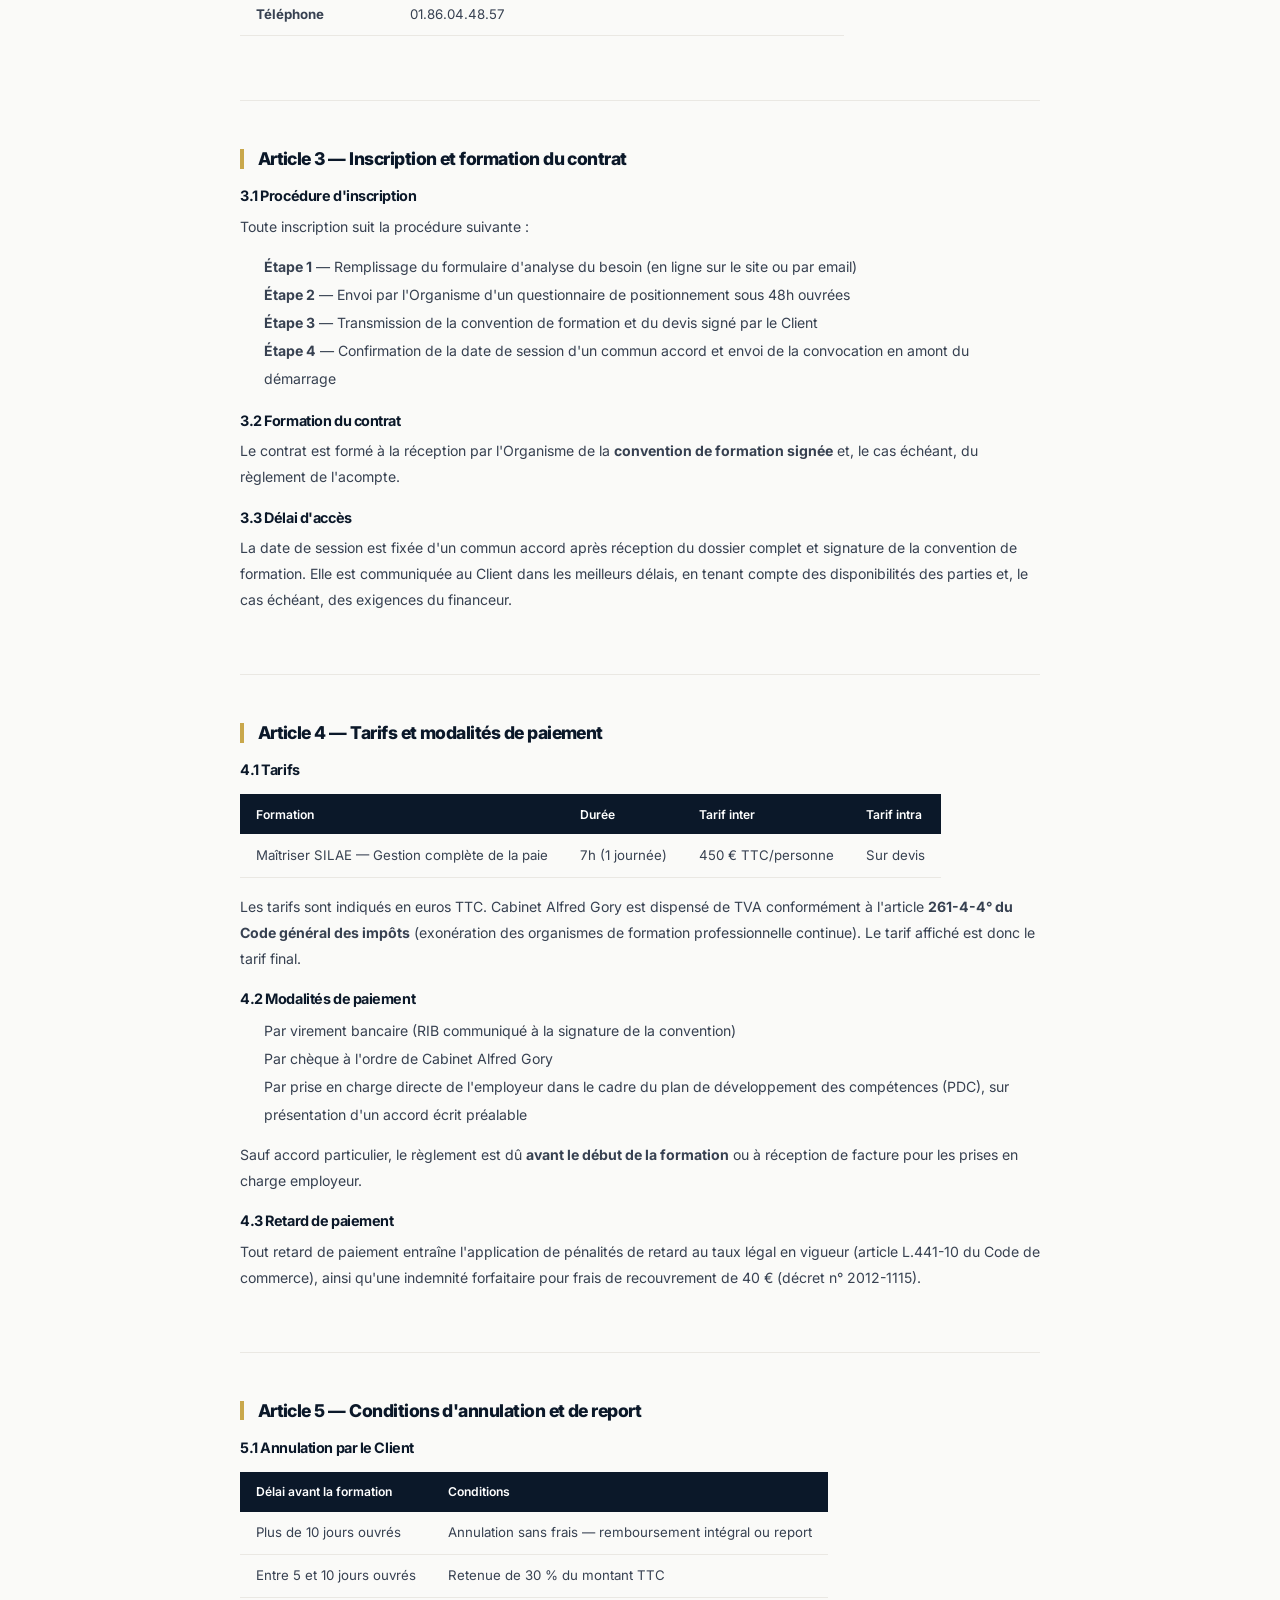
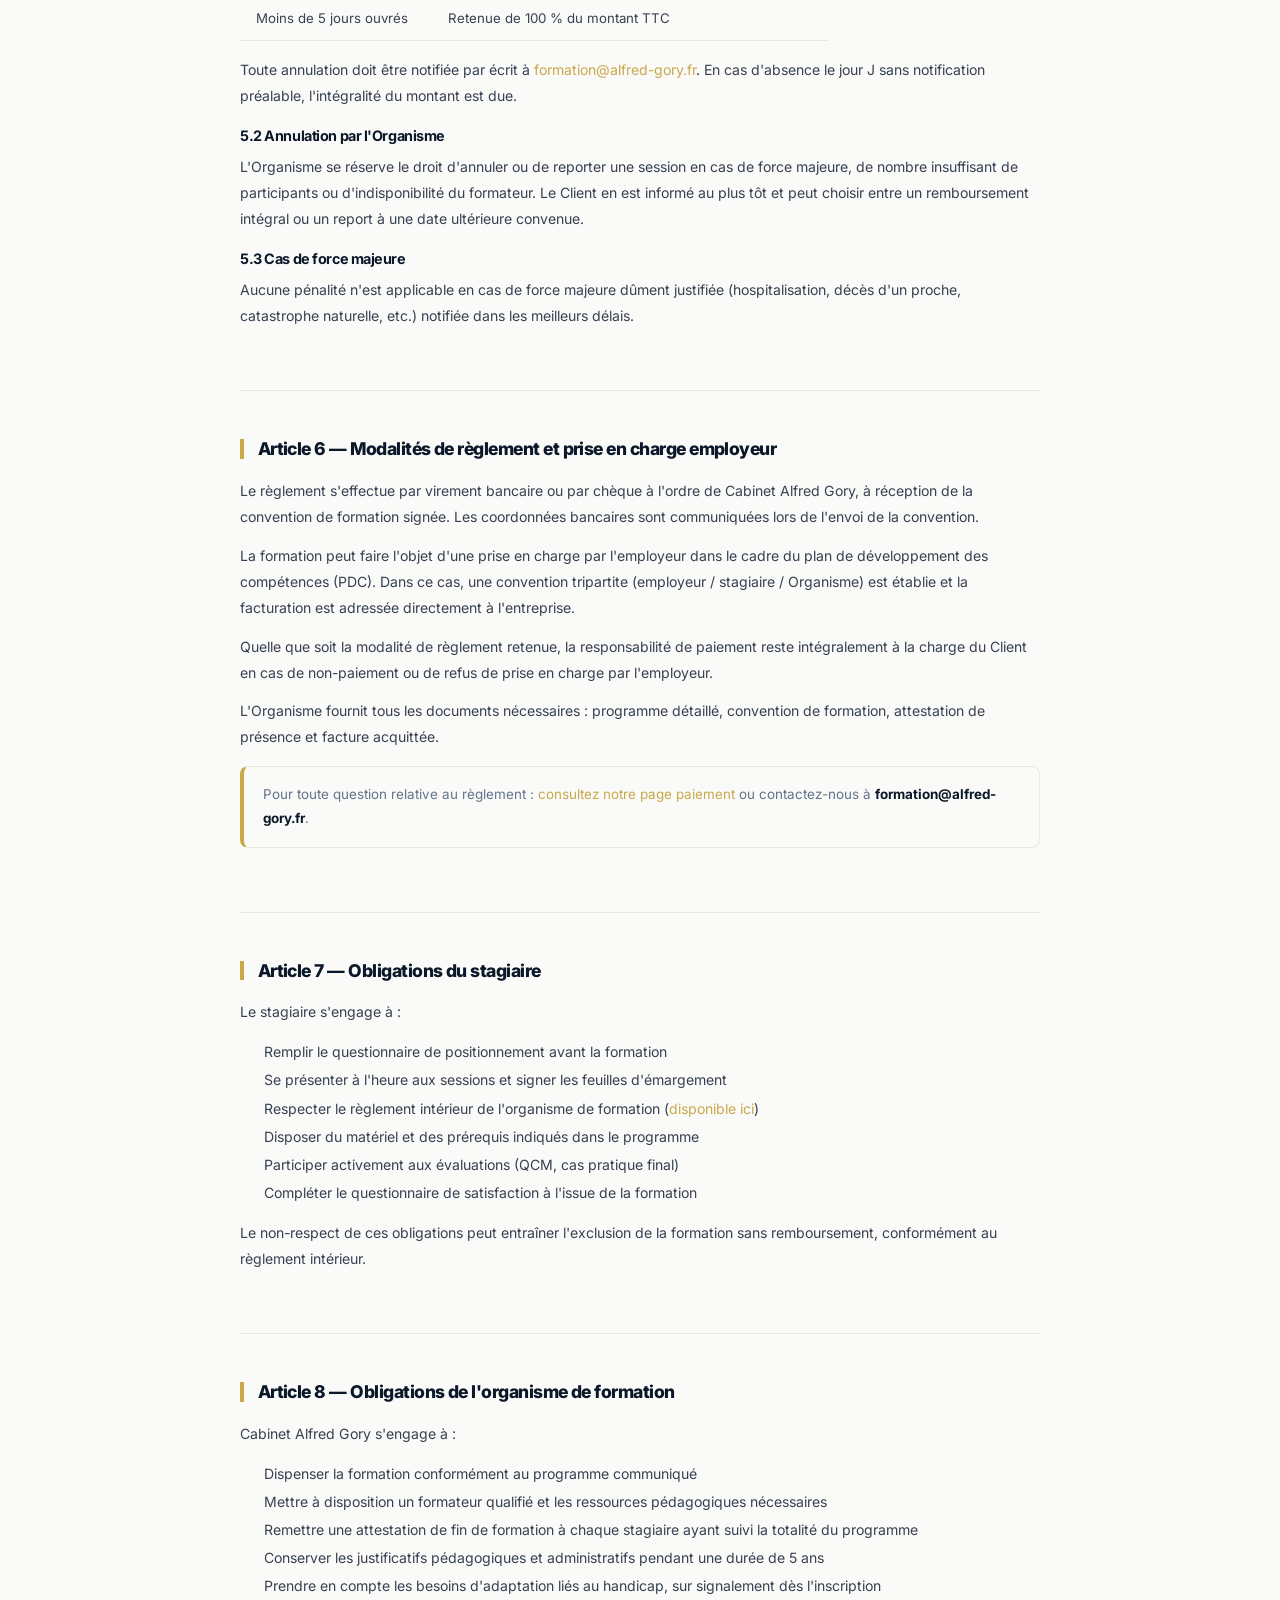
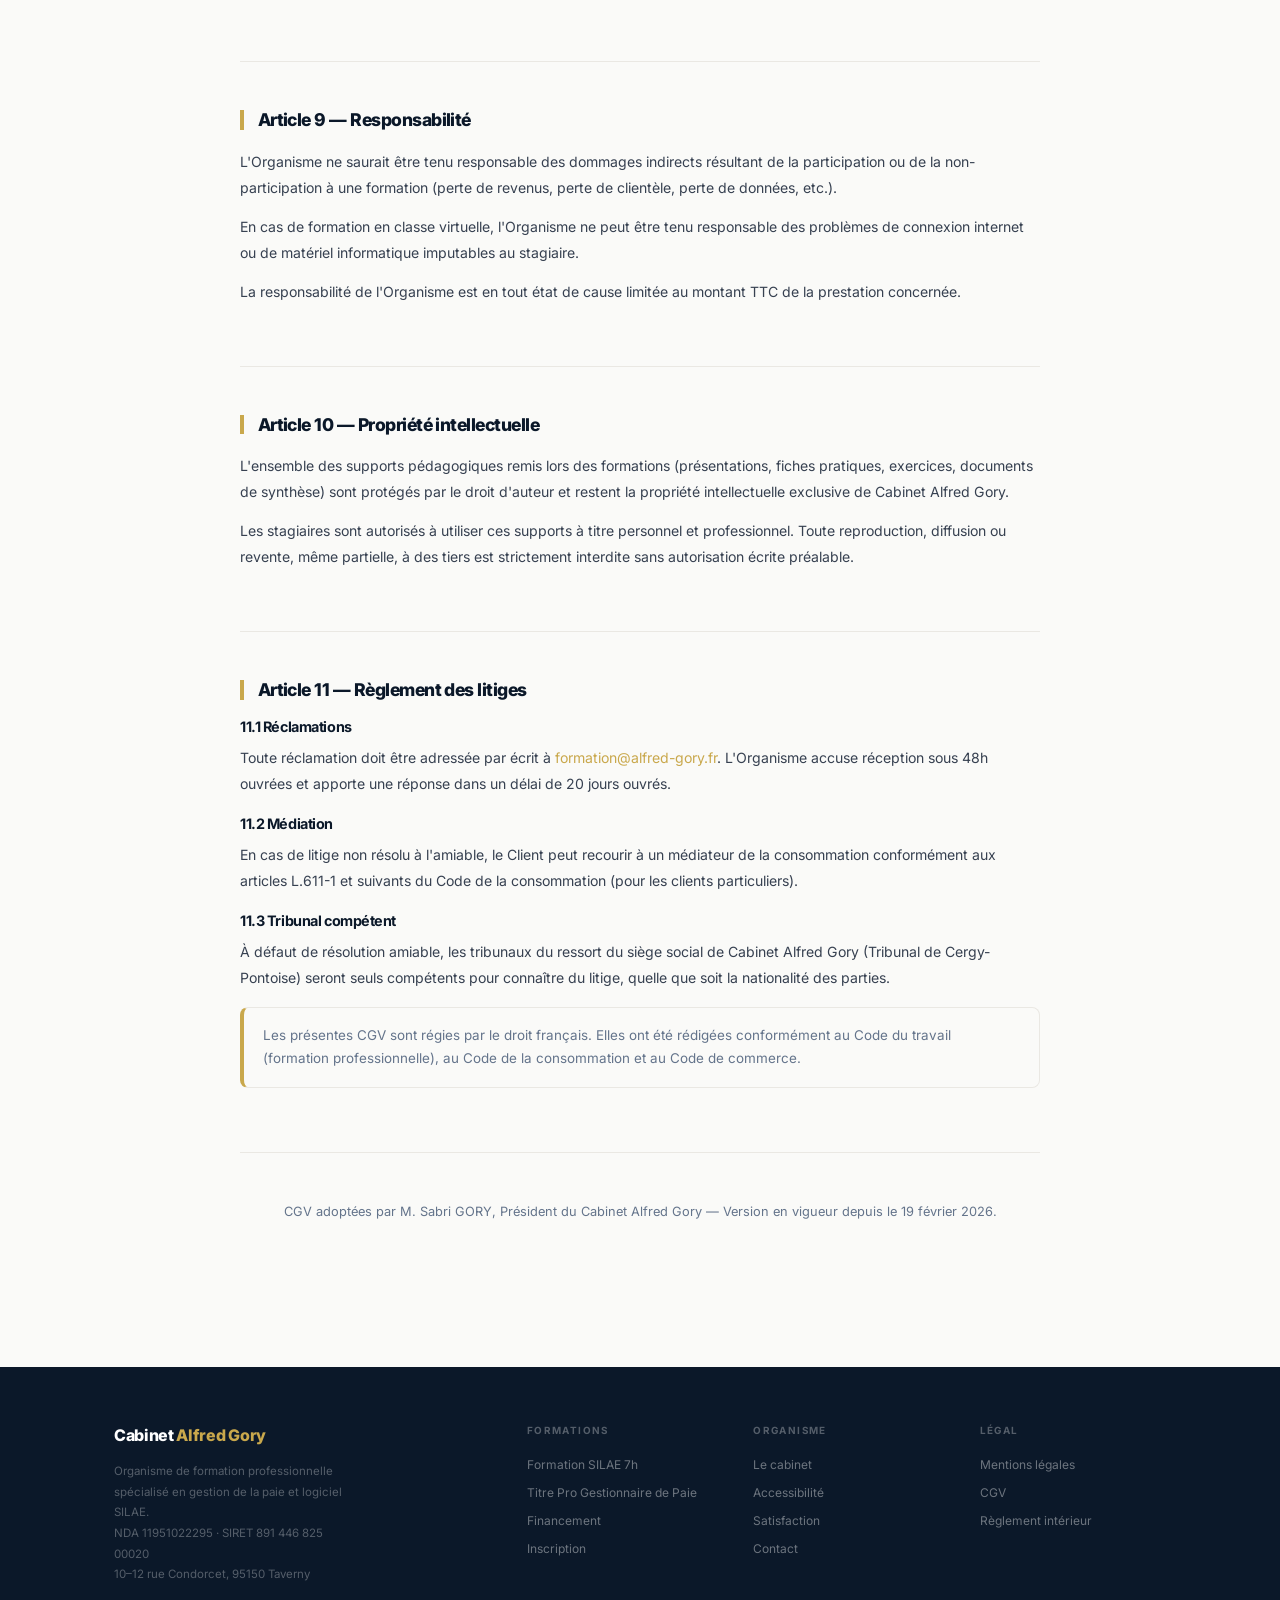
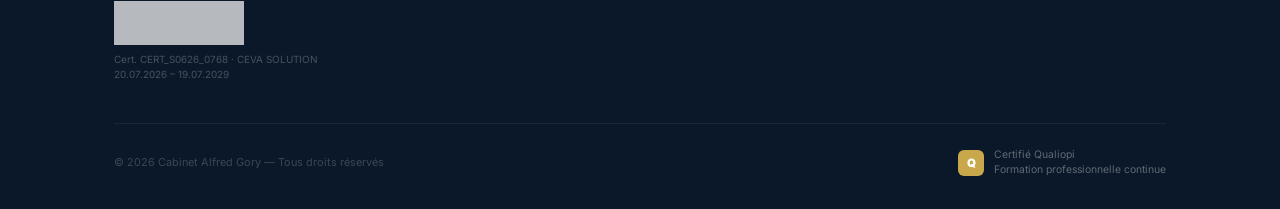
<file: conditions-generales.html>
<!DOCTYPE html>
<html lang="fr">
<head>
  <meta charset="UTF-8"/>
  <meta name="viewport" content="width=device-width,initial-scale=1.0"/>
  <title>Conditions Générales de Vente — Cabinet Alfred Gory</title>
  <meta name="description" content="Conditions générales de vente des formations professionnelles dispensées par le Cabinet Alfred Gory, organisme de formation enregistré NDA 11951022295."/>
  <meta name="robots" content="noindex, follow"/>
  <link rel="canonical" href="https://www.alfred-gory.com/conditions-generales.html"/>
  <link rel="preconnect" href="https://fonts.googleapis.com"/>
  <link rel="preconnect" href="https://fonts.gstatic.com" crossorigin/>
  <link href="https://fonts.googleapis.com/css2?family=Inter:wght@300;400;500;600;700;800;900&display=swap" rel="stylesheet"/>
  <link rel="stylesheet" href="style.css"/>
  <style>
    .legal-wrap{max-width:800px;margin:0 auto;padding:2rem 0 4rem}
    .ml-section{margin-bottom:3rem;padding-bottom:3rem;border-bottom:1px solid var(--border);scroll-margin-top:120px}
    .ml-section:last-child{border-bottom:none}
    .ml-h2{font-size:1.1rem;font-weight:800;color:var(--navy);border-left:4px solid var(--gold);padding-left:.85rem;margin-bottom:1.2rem}
    .ml-h3{font-size:.9rem;font-weight:700;color:var(--navy);margin:1.2rem 0 .6rem}
    .ml-p{font-size:.88rem;color:#374151;line-height:1.85;margin-bottom:.8rem}
    .ml-table{width:100%;border-collapse:collapse;margin:1rem 0;font-size:.83rem;overflow-x:auto;display:block}
    .ml-table th{background:var(--navy);color:#fff;padding:.65rem 1rem;text-align:left;font-size:.76rem;font-weight:600}
    .ml-table td{padding:.65rem 1rem;border-bottom:1px solid var(--border);color:#374151}
    .ml-table tr:nth-child(even) td{background:var(--cream)}
    .ml-info{background:var(--cream);border:1px solid var(--border);border-left:4px solid var(--gold);border-radius:8px;padding:1rem 1.2rem;font-size:.84rem;color:var(--slate);line-height:1.75;margin:1rem 0}
    .ml-info strong{color:var(--navy)}
    .ml-list{font-size:.88rem;line-height:2;padding-left:1.5rem;color:#374151;margin-bottom:.8rem}
    .legal-toc{background:var(--cream);border:1px solid var(--border);border-radius:var(--r);padding:1.4rem 1.5rem;margin-bottom:2.5rem}
    .legal-toc-title{font-size:.72rem;text-transform:uppercase;letter-spacing:.1em;color:var(--slate);font-weight:700;margin-bottom:.8rem}
    .legal-toc ol{padding-left:1.2rem}
    .legal-toc li{margin:.25rem 0;font-size:.82rem}
    .legal-toc a{color:var(--navy);text-decoration:none}
    .legal-toc a:hover{color:var(--gold);text-decoration:underline}
  </style>
</head>
<body>

<!-- TOPBAR -->
<div class="topbar">
  <div class="container">
    <div class="topbar-left">
      <div class="topbar-item"><svg viewBox="0 0 16 16" fill="none"><circle cx="8" cy="8" r="7" stroke="currentColor" stroke-width="1.5"/><path d="M8 4v4l3 2" stroke="currentColor" stroke-width="1.5" stroke-linecap="round"/></svg> Réponse sous 48h</div>
      <div class="topbar-item">📞 01.86.04.48.57</div>
    </div>
    <div class="topbar-qualiopi">✦ Certifié Qualiopi — CERT_S0626_0768</div>
  </div>
</div>

<!-- NAV -->
<nav class="navbar" id="navbar">
  <div class="container">
    <a class="nav-logo" href="index.html"><div class="nav-logo-icon">AG</div><div class="nav-logo-text">Cabinet Alfred Gory<span>Organisme de formation</span></div></a>
    <div class="nav-links">
      <a class="nav-link" href="index.html">Accueil</a>
      <a class="nav-link" href="formations.html">Formation SILAE</a>
      <a class="nav-link" href="titre-pro-gestionnaire-paie.html">Titre Pro Paie</a>
      <a class="nav-link" href="inscription.html">Inscription</a>
      <a class="nav-link" href="financement.html">Financement</a>
      <a class="nav-link" href="cabinet.html">Le cabinet</a>
      <a class="nav-link" href="contact.html">Contact</a>
    </div>
    <a class="nav-cta" href="inscription.html">S'inscrire →</a>
    <button class="nav-burger" id="navBurger" aria-label="Menu"><span></span><span></span><span></span></button>
  </div>
</nav>
<div class="mobile-nav" id="mobileNav">
  <div class="mobile-nav-header"><div class="nav-logo"><div class="nav-logo-icon">AG</div><div class="nav-logo-text">Cabinet Alfred Gory<span>Organisme de formation</span></div></div><button class="mobile-nav-close" id="mobileNavClose">✕</button></div>
  <div class="mobile-nav-links">
    <a class="mobile-nav-link" href="index.html">Accueil</a>
    <a class="mobile-nav-link" href="formations.html">Formation SILAE</a>
    <a class="mobile-nav-link" href="titre-pro-gestionnaire-paie.html">Titre Pro Paie</a>
    <a class="mobile-nav-link" href="inscription.html">Inscription</a>
    <a class="mobile-nav-link" href="financement.html">Financement</a>
    <a class="mobile-nav-link" href="cabinet.html">Le cabinet</a>
    <a class="mobile-nav-link" href="accessibilite.html">Accessibilité</a>
    <a class="mobile-nav-link" href="satisfaction.html">Satisfaction</a>
    <a class="mobile-nav-link" href="contact.html">Contact</a>
  </div>
  <div class="mobile-nav-bottom"><a class="mobile-nav-cta" href="inscription.html">S'inscrire →</a></div>
</div>

<!-- PAGE HERO -->
<div class="page-hero">
  <div class="page-hero-geo"></div>
  <div class="container">
    <div class="page-hero-inner">
      <div class="page-hero-badge">Contractualisation</div>
      <h1>Conditions Générales <span class="accent">de Vente</span></h1>
      <p>Applicables à toutes les formations dispensées par Cabinet Alfred Gory · Entrée en vigueur : 19 février 2026</p>
    </div>
  </div>
</div>

<!-- CONTENU -->
<section class="section">
  <div class="container">
    <div class="legal-wrap">

      <div class="legal-toc reveal">
        <div class="legal-toc-title">Sommaire</div>
        <ol>
          <li><a href="#art1">Objet et champ d'application</a></li>
          <li><a href="#art2">Identification du prestataire</a></li>
          <li><a href="#art3">Inscription et formation du contrat</a></li>
          <li><a href="#art4">Tarifs et modalités de paiement</a></li>
          <li><a href="#art5">Conditions d'annulation et de report</a></li>
          <li><a href="#art6">Modalités de règlement et prise en charge employeur</a></li>
          <li><a href="#art7">Obligations du stagiaire</a></li>
          <li><a href="#art8">Obligations de l'organisme de formation</a></li>
          <li><a href="#art9">Responsabilité</a></li>
          <li><a href="#art10">Propriété intellectuelle</a></li>
          <li><a href="#art11">Règlement des litiges</a></li>
        </ol>
      </div>

      <div class="ml-section reveal" id="art1">
        <h2 class="ml-h2">Article 1 — Objet et champ d'application</h2>
        <p class="ml-p">Les présentes Conditions Générales de Vente (CGV) régissent les relations contractuelles entre <strong>Cabinet Alfred Gory</strong>, organisme de formation professionnelle, ci-après dénommé « l'Organisme », et toute personne physique ou morale, ci-après dénommée « le Client » ou « le Stagiaire », souhaitant bénéficier des actions de formation dispensées par l'Organisme.</p>
        <p class="ml-p">Elles s'appliquent à toute inscription à une formation, qu'elle soit réalisée en présentiel ou en classe virtuelle, en inter-entreprises ou en intra-entreprise, dans le cadre de la formation professionnelle continue au sens de l'article <strong>L.6313-1 du Code du travail</strong>.</p>
        <p class="ml-p">Toute commande ou inscription implique l'acceptation sans réserve des présentes CGV. Des conditions particulières peuvent être convenues par convention écrite entre les parties et prévalent sur les présentes CGV en cas de contradiction.</p>
      </div>

      <div class="ml-section reveal" id="art2">
        <h2 class="ml-h2">Article 2 — Identification du prestataire</h2>
        <table class="ml-table">
          <tr><td><strong>Raison sociale</strong></td><td>Cabinet Alfred Gory</td></tr>
          <tr><td><strong>Représentant légal</strong></td><td>M. Sabri GORY, Président</td></tr>
          <tr><td><strong>Siège social</strong></td><td>10–12 rue Condorcet, 95150 Taverny (Val-d'Oise)</td></tr>
          <tr><td><strong>SIREN</strong></td><td>891 446 825</td></tr>
          <tr><td><strong>NDA</strong></td><td>11951022295 (enregistrement auprès de la DREETS Île-de-France)</td></tr>
          <tr><td><strong>Email</strong></td><td>formation@alfred-gory.fr</td></tr>
          <tr><td><strong>Téléphone</strong></td><td>01.86.04.48.57</td></tr>
        </table>
      </div>

      <div class="ml-section reveal" id="art3">
        <h2 class="ml-h2">Article 3 — Inscription et formation du contrat</h2>
        <h3 class="ml-h3">3.1 Procédure d'inscription</h3>
        <p class="ml-p">Toute inscription suit la procédure suivante :</p>
        <ul class="ml-list">
          <li><strong>Étape 1</strong> — Remplissage du formulaire d'analyse du besoin (en ligne sur le site ou par email)</li>
          <li><strong>Étape 2</strong> — Envoi par l'Organisme d'un questionnaire de positionnement sous 48h ouvrées</li>
          <li><strong>Étape 3</strong> — Transmission de la convention de formation et du devis signé par le Client</li>
          <li><strong>Étape 4</strong> — Confirmation de la date de session d'un commun accord et envoi de la convocation en amont du démarrage</li>
        </ul>
        <h3 class="ml-h3">3.2 Formation du contrat</h3>
        <p class="ml-p">Le contrat est formé à la réception par l'Organisme de la <strong>convention de formation signée</strong> et, le cas échéant, du règlement de l'acompte.</p>
        <h3 class="ml-h3">3.3 Délai d'accès</h3>
        <p class="ml-p">La date de session est fixée d'un commun accord après réception du dossier complet et signature de la convention de formation. Elle est communiquée au Client dans les meilleurs délais, en tenant compte des disponibilités des parties et, le cas échéant, des exigences du financeur.</p>
      </div>

      <div class="ml-section reveal" id="art4">
        <h2 class="ml-h2">Article 4 — Tarifs et modalités de paiement</h2>
        <h3 class="ml-h3">4.1 Tarifs</h3>
        <table class="ml-table">
          <thead><tr><th>Formation</th><th>Durée</th><th>Tarif inter</th><th>Tarif intra</th></tr></thead>
          <tbody>
            <tr><td>Maîtriser SILAE — Gestion complète de la paie</td><td>7h (1 journée)</td><td>450 € TTC/personne</td><td>Sur devis</td></tr>
          </tbody>
        </table>
        <p class="ml-p">Les tarifs sont indiqués en euros TTC. Cabinet Alfred Gory est dispensé de TVA conformément à l'article <strong>261-4-4° du Code général des impôts</strong> (exonération des organismes de formation professionnelle continue). Le tarif affiché est donc le tarif final.</p>
        <h3 class="ml-h3">4.2 Modalités de paiement</h3>
        <ul class="ml-list">
          <li>Par virement bancaire (RIB communiqué à la signature de la convention)</li>
          <li>Par chèque à l'ordre de Cabinet Alfred Gory</li>
          <li>Par prise en charge directe de l'employeur dans le cadre du plan de développement des compétences (PDC), sur présentation d'un accord écrit préalable</li>
        </ul>
        <p class="ml-p">Sauf accord particulier, le règlement est dû <strong>avant le début de la formation</strong> ou à réception de facture pour les prises en charge employeur.</p>
        <h3 class="ml-h3">4.3 Retard de paiement</h3>
        <p class="ml-p">Tout retard de paiement entraîne l'application de pénalités de retard au taux légal en vigueur (article L.441-10 du Code de commerce), ainsi qu'une indemnité forfaitaire pour frais de recouvrement de 40 € (décret n° 2012-1115).</p>
      </div>

      <div class="ml-section reveal" id="art5">
        <h2 class="ml-h2">Article 5 — Conditions d'annulation et de report</h2>
        <h3 class="ml-h3">5.1 Annulation par le Client</h3>
        <table class="ml-table">
          <thead><tr><th>Délai avant la formation</th><th>Conditions</th></tr></thead>
          <tbody>
            <tr><td>Plus de 10 jours ouvrés</td><td>Annulation sans frais — remboursement intégral ou report</td></tr>
            <tr><td>Entre 5 et 10 jours ouvrés</td><td>Retenue de 30 % du montant TTC</td></tr>
            <tr><td>Moins de 5 jours ouvrés</td><td>Retenue de 100 % du montant TTC</td></tr>
          </tbody>
        </table>
        <p class="ml-p">Toute annulation doit être notifiée par écrit à <a href="mailto:formation@alfred-gory.fr" style="color:var(--gold)">formation@alfred-gory.fr</a>. En cas d'absence le jour J sans notification préalable, l'intégralité du montant est due.</p>
        <h3 class="ml-h3">5.2 Annulation par l'Organisme</h3>
        <p class="ml-p">L'Organisme se réserve le droit d'annuler ou de reporter une session en cas de force majeure, de nombre insuffisant de participants ou d'indisponibilité du formateur. Le Client en est informé au plus tôt et peut choisir entre un remboursement intégral ou un report à une date ultérieure convenue.</p>
        <h3 class="ml-h3">5.3 Cas de force majeure</h3>
        <p class="ml-p">Aucune pénalité n'est applicable en cas de force majeure dûment justifiée (hospitalisation, décès d'un proche, catastrophe naturelle, etc.) notifiée dans les meilleurs délais.</p>
      </div>

      <div class="ml-section reveal" id="art6">
        <h2 class="ml-h2">Article 6 — Modalités de règlement et prise en charge employeur</h2>
        <p class="ml-p">Le règlement s'effectue par virement bancaire ou par chèque à l'ordre de Cabinet Alfred Gory, à réception de la convention de formation signée. Les coordonnées bancaires sont communiquées lors de l'envoi de la convention.</p>
        <p class="ml-p">La formation peut faire l'objet d'une prise en charge par l'employeur dans le cadre du plan de développement des compétences (PDC). Dans ce cas, une convention tripartite (employeur / stagiaire / Organisme) est établie et la facturation est adressée directement à l'entreprise.</p>
        <p class="ml-p">Quelle que soit la modalité de règlement retenue, la responsabilité de paiement reste intégralement à la charge du Client en cas de non-paiement ou de refus de prise en charge par l'employeur.</p>
        <p class="ml-p">L'Organisme fournit tous les documents nécessaires : programme détaillé, convention de formation, attestation de présence et facture acquittée.</p>
        <div class="ml-info">Pour toute question relative au règlement : <a href="financement.html" style="color:var(--gold)">consultez notre page paiement</a> ou contactez-nous à <strong>formation@alfred-gory.fr</strong>.</div>
      </div>

      <div class="ml-section reveal" id="art7">
        <h2 class="ml-h2">Article 7 — Obligations du stagiaire</h2>
        <p class="ml-p">Le stagiaire s'engage à :</p>
        <ul class="ml-list">
          <li>Remplir le questionnaire de positionnement avant la formation</li>
          <li>Se présenter à l'heure aux sessions et signer les feuilles d'émargement</li>
          <li>Respecter le règlement intérieur de l'organisme de formation (<a href="reglement-interieur.html" style="color:var(--gold)">disponible ici</a>)</li>
          <li>Disposer du matériel et des prérequis indiqués dans le programme</li>
          <li>Participer activement aux évaluations (QCM, cas pratique final)</li>
          <li>Compléter le questionnaire de satisfaction à l'issue de la formation</li>
        </ul>
        <p class="ml-p">Le non-respect de ces obligations peut entraîner l'exclusion de la formation sans remboursement, conformément au règlement intérieur.</p>
      </div>

      <div class="ml-section reveal" id="art8">
        <h2 class="ml-h2">Article 8 — Obligations de l'organisme de formation</h2>
        <p class="ml-p">Cabinet Alfred Gory s'engage à :</p>
        <ul class="ml-list">
          <li>Dispenser la formation conformément au programme communiqué</li>
          <li>Mettre à disposition un formateur qualifié et les ressources pédagogiques nécessaires</li>
          <li>Remettre une attestation de fin de formation à chaque stagiaire ayant suivi la totalité du programme</li>
          <li>Conserver les justificatifs pédagogiques et administratifs pendant une durée de 5 ans</li>
          <li>Prendre en compte les besoins d'adaptation liés au handicap, sur signalement dès l'inscription</li>
        </ul>
      </div>

      <div class="ml-section reveal" id="art9">
        <h2 class="ml-h2">Article 9 — Responsabilité</h2>
        <p class="ml-p">L'Organisme ne saurait être tenu responsable des dommages indirects résultant de la participation ou de la non-participation à une formation (perte de revenus, perte de clientèle, perte de données, etc.).</p>
        <p class="ml-p">En cas de formation en classe virtuelle, l'Organisme ne peut être tenu responsable des problèmes de connexion internet ou de matériel informatique imputables au stagiaire.</p>
        <p class="ml-p">La responsabilité de l'Organisme est en tout état de cause limitée au montant TTC de la prestation concernée.</p>
      </div>

      <div class="ml-section reveal" id="art10">
        <h2 class="ml-h2">Article 10 — Propriété intellectuelle</h2>
        <p class="ml-p">L'ensemble des supports pédagogiques remis lors des formations (présentations, fiches pratiques, exercices, documents de synthèse) sont protégés par le droit d'auteur et restent la propriété intellectuelle exclusive de Cabinet Alfred Gory.</p>
        <p class="ml-p">Les stagiaires sont autorisés à utiliser ces supports à titre personnel et professionnel. Toute reproduction, diffusion ou revente, même partielle, à des tiers est strictement interdite sans autorisation écrite préalable.</p>
      </div>

      <div class="ml-section reveal" id="art11">
        <h2 class="ml-h2">Article 11 — Règlement des litiges</h2>
        <h3 class="ml-h3">11.1 Réclamations</h3>
        <p class="ml-p">Toute réclamation doit être adressée par écrit à <a href="mailto:formation@alfred-gory.fr" style="color:var(--gold)">formation@alfred-gory.fr</a>. L'Organisme accuse réception sous 48h ouvrées et apporte une réponse dans un délai de 20 jours ouvrés.</p>
        <h3 class="ml-h3">11.2 Médiation</h3>
        <p class="ml-p">En cas de litige non résolu à l'amiable, le Client peut recourir à un médiateur de la consommation conformément aux articles L.611-1 et suivants du Code de la consommation (pour les clients particuliers).</p>
        <h3 class="ml-h3">11.3 Tribunal compétent</h3>
        <p class="ml-p">À défaut de résolution amiable, les tribunaux du ressort du siège social de Cabinet Alfred Gory (Tribunal de Cergy-Pontoise) seront seuls compétents pour connaître du litige, quelle que soit la nationalité des parties.</p>
        <div class="ml-info">Les présentes CGV sont régies par le droit français. Elles ont été rédigées conformément au Code du travail (formation professionnelle), au Code de la consommation et au Code de commerce.</div>
      </div>

      <p style="font-size:.8rem;color:var(--slate);text-align:center;margin-top:2rem" class="reveal">CGV adoptées par M. Sabri GORY, Président du Cabinet Alfred Gory — Version en vigueur depuis le 19 février 2026.</p>

    </div>
  </div>
</section>

<!-- FOOTER -->
<footer class="site-footer">
  <div class="container">
    <div class="footer-grid">
      <div class="footer-brand">
        <div class="footer-logo">Cabinet <em>Alfred Gory</em></div>
        <p>Organisme de formation professionnelle spécialisé en gestion de la paie et logiciel SILAE.<br>NDA 11951022295 · SIRET 891 446 825 00020<br>10–12 rue Condorcet, 95150 Taverny</p>
        <div style="margin-top:1rem"><img src="qualiopi.png" alt="Logo Qualiopi" style="height:44px;filter:brightness(0) invert(1);opacity:.7;display:block;margin-bottom:.4rem"/><p style="font-size:.62rem;color:rgba(255,255,255,.25);line-height:1.6">Cert. CERT_S0626_0768 · CEVA SOLUTION<br>20.07.2026 – 19.07.2029</p></div>
      </div>
      <div><div class="footer-heading">Formations</div><div class="footer-links"><a href="formations.html">Formation SILAE 7h</a><a href="titre-pro-gestionnaire-paie.html">Titre Pro Gestionnaire de Paie</a><a href="financement.html">Financement</a><a href="inscription.html">Inscription</a></div></div>
      <div><div class="footer-heading">Organisme</div><div class="footer-links"><a href="cabinet.html">Le cabinet</a><a href="accessibilite.html">Accessibilité</a><a href="satisfaction.html">Satisfaction</a><a href="contact.html">Contact</a></div></div>
      <div><div class="footer-heading">Légal</div><div class="footer-links"><a href="mentions-legales.html">Mentions légales</a><a href="conditions-generales.html">CGV</a><a href="reglement-interieur.html">Règlement intérieur</a></div></div>
    </div>
    <hr class="footer-sep"/>
    <div class="footer-bottom">
      <div class="footer-copy">© 2026 Cabinet Alfred Gory — Tous droits réservés</div>
      <div class="footer-qualiopi"><div class="footer-q-badge">Q</div><div class="footer-q-text">Certifié Qualiopi<br>Formation professionnelle continue</div></div>
    </div>
  </div>
</footer>

<button class="back-top" id="backTop" aria-label="Retour en haut">↑</button>
<script src="animations.js"></script>
</body>
</html>
</file>
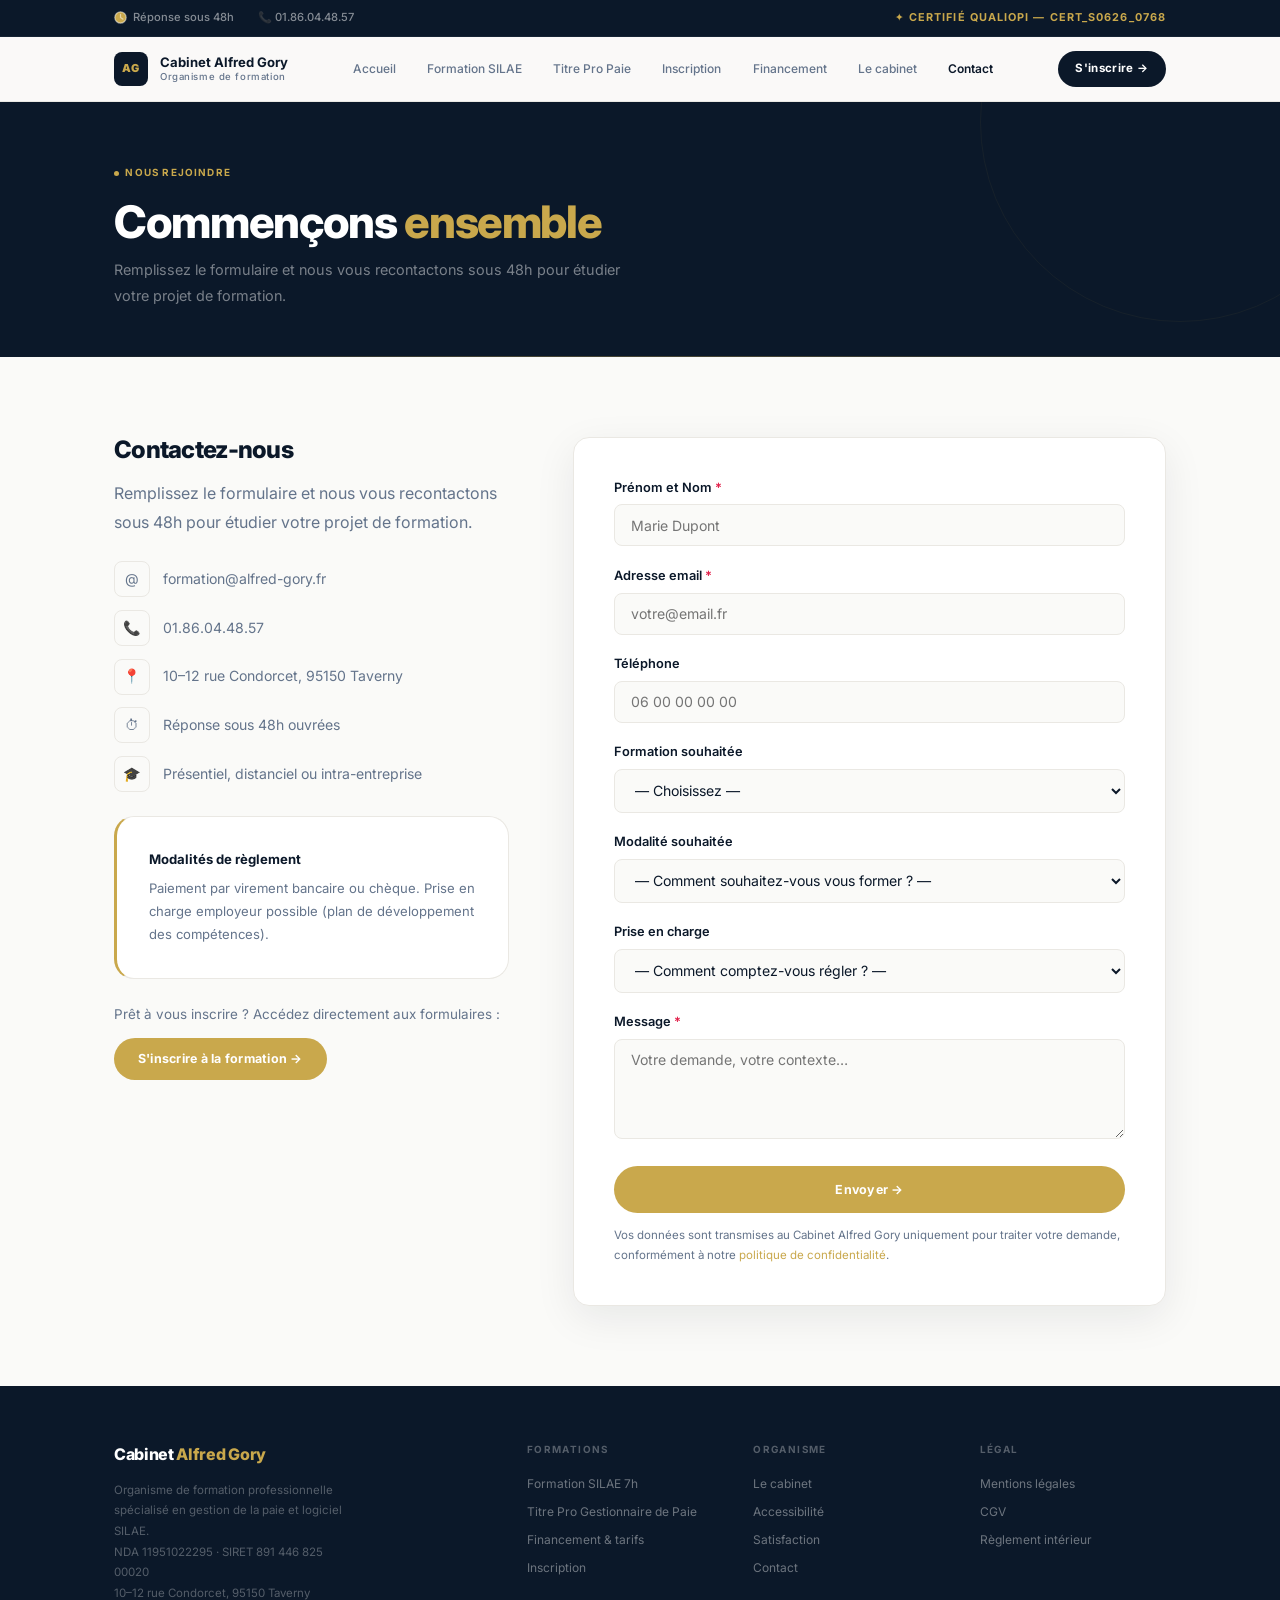
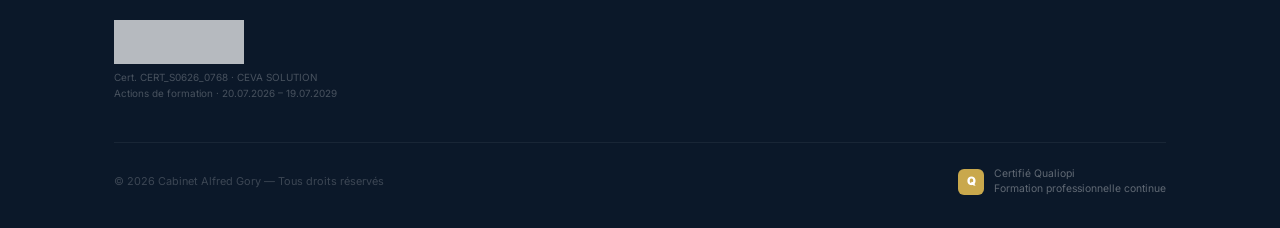
<file: contact.html>
<!DOCTYPE html>
<html lang="fr">
<head>
  <meta charset="UTF-8"/>
  <meta name="viewport" content="width=device-width,initial-scale=1.0"/>
  <title>Nous contacter — Cabinet Alfred Gory — Formation SILAE Taverny (95)</title>
  <meta name="description" content="Contactez le Cabinet Alfred Gory pour votre projet de formation SILAE ou gestion de la paie. Réponse sous 48h. 10-12 rue Condorcet, 95150 Taverny."/>
  <link rel="canonical" href="https://www.alfred-gory.com/contact.html"/>
  <link rel="preconnect" href="https://fonts.googleapis.com"/>
  <link rel="preconnect" href="https://fonts.gstatic.com" crossorigin/>
  <link href="https://fonts.googleapis.com/css2?family=Inter:wght@300;400;500;600;700;800;900&display=swap" rel="stylesheet"/>
  <link rel="stylesheet" href="style.css"/>
  <style>
    .contact-wrapper{display:grid;grid-template-columns:1fr 1.5fr;gap:4rem;align-items:start}
    .contact-detail{display:flex;align-items:center;gap:.8rem;color:var(--slate);font-size:.88rem;margin-bottom:.8rem}
    .contact-detail-icon{width:36px;height:36px;background:var(--cream);border:1px solid var(--border);border-radius:8px;display:flex;align-items:center;justify-content:center;flex-shrink:0}
    .contact-form-box{background:#fff;border:1px solid var(--border);border-radius:16px;padding:2.5rem;box-shadow:0 12px 40px rgba(11,24,41,.08)}
    .cf-group{margin-bottom:1.2rem}
    .cf-group label{display:block;font-size:.8rem;font-weight:600;color:var(--navy);margin-bottom:.4rem}
    .cf-group input,.cf-group select,.cf-group textarea{width:100%;padding:.72rem 1rem;background:var(--cream);border:1.5px solid var(--border);border-radius:8px;color:var(--navy);font-size:.88rem;font-family:'Inter',sans-serif;transition:border-color .2s}
    .cf-group input:focus,.cf-group select:focus,.cf-group textarea:focus{outline:none;border-color:var(--gold);box-shadow:0 0 0 3px rgba(201,168,76,.1)}
    .cf-group textarea{height:100px;resize:vertical}
    @media(max-width:900px){.contact-wrapper{grid-template-columns:1fr}}
  </style>
</head>
<body>

<!-- TOPBAR -->
<div class="topbar">
  <div class="container">
    <div class="topbar-left">
      <div class="topbar-item">
        <svg viewBox="0 0 16 16" fill="none"><circle cx="8" cy="8" r="7" stroke="currentColor" stroke-width="1.5"/><path d="M8 4v4l3 2" stroke="currentColor" stroke-width="1.5" stroke-linecap="round"/></svg>
        Réponse sous 48h
      </div>
      <div class="topbar-item">📞 01.86.04.48.57</div>
    </div>
    <div class="topbar-qualiopi">✦ Certifié Qualiopi — CERT_S0626_0768</div>
  </div>
</div>

<!-- NAV -->
<nav class="navbar" id="navbar">
  <div class="container">
    <a class="nav-logo" href="index.html">
      <div class="nav-logo-icon">AG</div>
      <div class="nav-logo-text">Cabinet Alfred Gory<span>Organisme de formation</span></div>
    </a>
    <div class="nav-links">
      <a class="nav-link" href="index.html">Accueil</a>
      <a class="nav-link" href="formations.html">Formation SILAE</a>
      <a class="nav-link" href="titre-pro-gestionnaire-paie.html">Titre Pro Paie</a>
      <a class="nav-link" href="inscription.html">Inscription</a>
      <a class="nav-link" href="financement.html">Financement</a>
      <a class="nav-link" href="cabinet.html">Le cabinet</a>
      <a class="nav-link active" href="contact.html">Contact</a>
    </div>
    <a class="nav-cta" href="inscription.html">S'inscrire →</a>
    <button class="nav-burger" id="navBurger" aria-label="Menu"><span></span><span></span><span></span></button>
  </div>
</nav>

<div class="mobile-nav" id="mobileNav">
  <div class="mobile-nav-header">
    <div class="nav-logo"><div class="nav-logo-icon">AG</div><div class="nav-logo-text">Cabinet Alfred Gory<span>Organisme de formation</span></div></div>
    <button class="mobile-nav-close" id="mobileNavClose">✕</button>
  </div>
  <div class="mobile-nav-links">
    <a class="mobile-nav-link" href="index.html">Accueil</a>
    <a class="mobile-nav-link" href="formations.html">Formation SILAE</a>
    <a class="mobile-nav-link" href="titre-pro-gestionnaire-paie.html">Titre Pro Paie</a>
    <a class="mobile-nav-link" href="inscription.html">Inscription</a>
    <a class="mobile-nav-link" href="financement.html">Financement</a>
    <a class="mobile-nav-link" href="cabinet.html">Le cabinet</a>
    <a class="mobile-nav-link" href="accessibilite.html">Accessibilité</a>
    <a class="mobile-nav-link" href="satisfaction.html">Satisfaction</a>
    <a class="mobile-nav-link" href="contact.html">Contact</a>
  </div>
  <div class="mobile-nav-bottom"><a class="mobile-nav-cta" href="inscription.html">S'inscrire maintenant →</a></div>
</div>

<!-- PAGE HERO -->
<div class="page-hero">
  <div class="page-hero-geo"></div>
  <div class="container">
    <div class="page-hero-inner">
      <div class="page-hero-badge">Nous rejoindre</div>
      <h1>Commençons <span class="accent">ensemble</span></h1>
      <p>Remplissez le formulaire et nous vous recontactons sous 48h pour étudier votre projet de formation.</p>
    </div>
  </div>
</div>

<!-- CONTACT -->
<section class="section" id="contact">
  <div class="container">
    <div class="contact-wrapper">
      <div class="reveal">
        <h2 style="font-size:1.5rem;font-weight:800;color:var(--navy);margin-bottom:1rem">Contactez-nous</h2>
        <p style="color:var(--slate);line-height:1.8;margin-bottom:1.5rem">Remplissez le formulaire et nous vous recontactons sous 48h pour étudier votre projet de formation.</p>
        <div class="contact-detail"><div class="contact-detail-icon">@</div><span>formation@alfred-gory.fr</span></div>
        <div class="contact-detail"><div class="contact-detail-icon">📞</div><span>01.86.04.48.57</span></div>
        <div class="contact-detail"><div class="contact-detail-icon">📍</div><span>10–12 rue Condorcet, 95150 Taverny</span></div>
        <div class="contact-detail"><div class="contact-detail-icon">⏱</div><span>Réponse sous 48h ouvrées</span></div>
        <div class="contact-detail"><div class="contact-detail-icon">🎓</div><span>Présentiel, distanciel ou intra-entreprise</span></div>

        <div class="content-block gold-left" style="margin-top:1.5rem">
          <strong style="color:var(--navy);font-size:.82rem;display:block;margin-bottom:.4rem">Modalités de règlement</strong>
          <p style="font-size:.82rem;color:var(--slate)">Paiement par virement bancaire ou chèque. Prise en charge employeur possible (plan de développement des compétences).</p>
        </div>

        <div style="margin-top:1.5rem">
          <p style="font-size:.84rem;color:var(--slate);margin-bottom:.75rem">Prêt à vous inscrire ? Accédez directement aux formulaires :</p>
          <a href="inscription.html" class="btn btn-primary">S'inscrire à la formation →</a>
        </div>
      </div>

      <div class="contact-form-box reveal reveal-delay-2">
        <form id="contactForm" action="mail.php" method="POST">
          <input type="hidden" name="_form_type" value="Contact"/>
          <input type="hidden" name="_subject" value="[CONTACT] Demande d'information — Cabinet Alfred Gory"/>
          <input type="hidden" name="_next" value="merci.html"/>
          <input type="text" name="_hp" style="display:none" tabindex="-1" autocomplete="off"/>
          <div class="cf-group">
            <label>Prénom et Nom <span style="color:#e11d48">*</span></label>
            <input type="text" name="nom" placeholder="Marie Dupont" required/>
          </div>
          <div class="cf-group">
            <label>Adresse email <span style="color:#e11d48">*</span></label>
            <input type="email" name="email" placeholder="votre@email.fr" required/>
          </div>
          <div class="cf-group">
            <label>Téléphone</label>
            <input type="tel" name="telephone" placeholder="06 00 00 00 00"/>
          </div>
          <div class="cf-group">
            <label>Formation souhaitée</label>
            <select name="formation">
              <option value="">— Choisissez —</option>
              <option>Maîtriser SILAE (7h — 450€ TTC)</option>
              <option>Titre Professionnel Gestionnaire de Paie (455h)</option>
              <option>Formation intra-entreprise sur mesure</option>
              <option>Autre (préciser dans le message)</option>
            </select>
          </div>
          <div class="cf-group">
            <label>Modalité souhaitée</label>
            <select name="modalite">
              <option value="">— Comment souhaitez-vous vous former ? —</option>
              <option>Présentiel — Taverny (95)</option>
              <option>Classe virtuelle (visioconférence)</option>
              <option>Intra-entreprise — dans mon entreprise</option>
              <option>Je ne sais pas encore</option>
            </select>
          </div>
          <div class="cf-group">
            <label>Prise en charge</label>
            <select name="financement">
              <option value="">— Comment comptez-vous régler ? —</option>
              <option>Paiement personnel (virement ou chèque)</option>
              <option>Prise en charge employeur (PDC)</option>
              <option>Je ne sais pas encore</option>
            </select>
          </div>
          <div class="cf-group">
            <label>Message <span style="color:#e11d48">*</span></label>
            <textarea name="message" placeholder="Votre demande, votre contexte…" required></textarea>
          </div>
          <button type="submit" class="btn btn-primary" style="width:100%;justify-content:center;padding:1rem">Envoyer →</button>
          <p style="font-size:.72rem;color:var(--slate);margin-top:.75rem">Vos données sont transmises au Cabinet Alfred Gory uniquement pour traiter votre demande, conformément à notre <a href="mentions-legales.html" style="color:var(--gold)">politique de confidentialité</a>.</p>
        </form>
      </div>
    </div>
  </div>
</section>

<!-- FOOTER -->
<footer class="site-footer">
  <div class="container">
    <div class="footer-grid">
      <div class="footer-brand">
        <div class="footer-logo">Cabinet <em>Alfred Gory</em></div>
        <p>Organisme de formation professionnelle spécialisé en gestion de la paie et logiciel SILAE.<br>NDA 11951022295 · SIRET 891 446 825 00020<br>10–12 rue Condorcet, 95150 Taverny</p>
        <div style="margin-top:1rem"><img src="qualiopi.png" alt="Logo Qualiopi" style="height:44px;filter:brightness(0) invert(1);opacity:.7;display:block;margin-bottom:.4rem"/><p style="font-size:.62rem;color:rgba(255,255,255,.25);line-height:1.6">Cert. CERT_S0626_0768 · CEVA SOLUTION<br>Actions de formation · 20.07.2026 – 19.07.2029</p></div>
      </div>
      <div>
        <div class="footer-heading">Formations</div>
        <div class="footer-links">
          <a href="formations.html">Formation SILAE 7h</a>
          <a href="titre-pro-gestionnaire-paie.html">Titre Pro Gestionnaire de Paie</a>
          <a href="financement.html">Financement &amp; tarifs</a>
          <a href="inscription.html">Inscription</a>
        </div>
      </div>
      <div>
        <div class="footer-heading">Organisme</div>
        <div class="footer-links">
          <a href="cabinet.html">Le cabinet</a>
          <a href="accessibilite.html">Accessibilité</a>
          <a href="satisfaction.html">Satisfaction</a>
          <a href="contact.html">Contact</a>
        </div>
      </div>
      <div>
        <div class="footer-heading">Légal</div>
        <div class="footer-links">
          <a href="mentions-legales.html">Mentions légales</a>
          <a href="conditions-generales.html">CGV</a>
          <a href="reglement-interieur.html">Règlement intérieur</a>
        </div>
      </div>
    </div>
    <hr class="footer-sep"/>
    <div class="footer-bottom">
      <div class="footer-copy">© 2026 Cabinet Alfred Gory — Tous droits réservés</div>
      <div class="footer-qualiopi"><div class="footer-q-badge">Q</div><div class="footer-q-text">Certifié Qualiopi<br>Formation professionnelle continue</div></div>
    </div>
  </div>
</footer>

<button class="back-top" id="backTop" aria-label="Retour en haut">↑</button>
<script src="animations.js"></script>
</body>
</html>
</file>
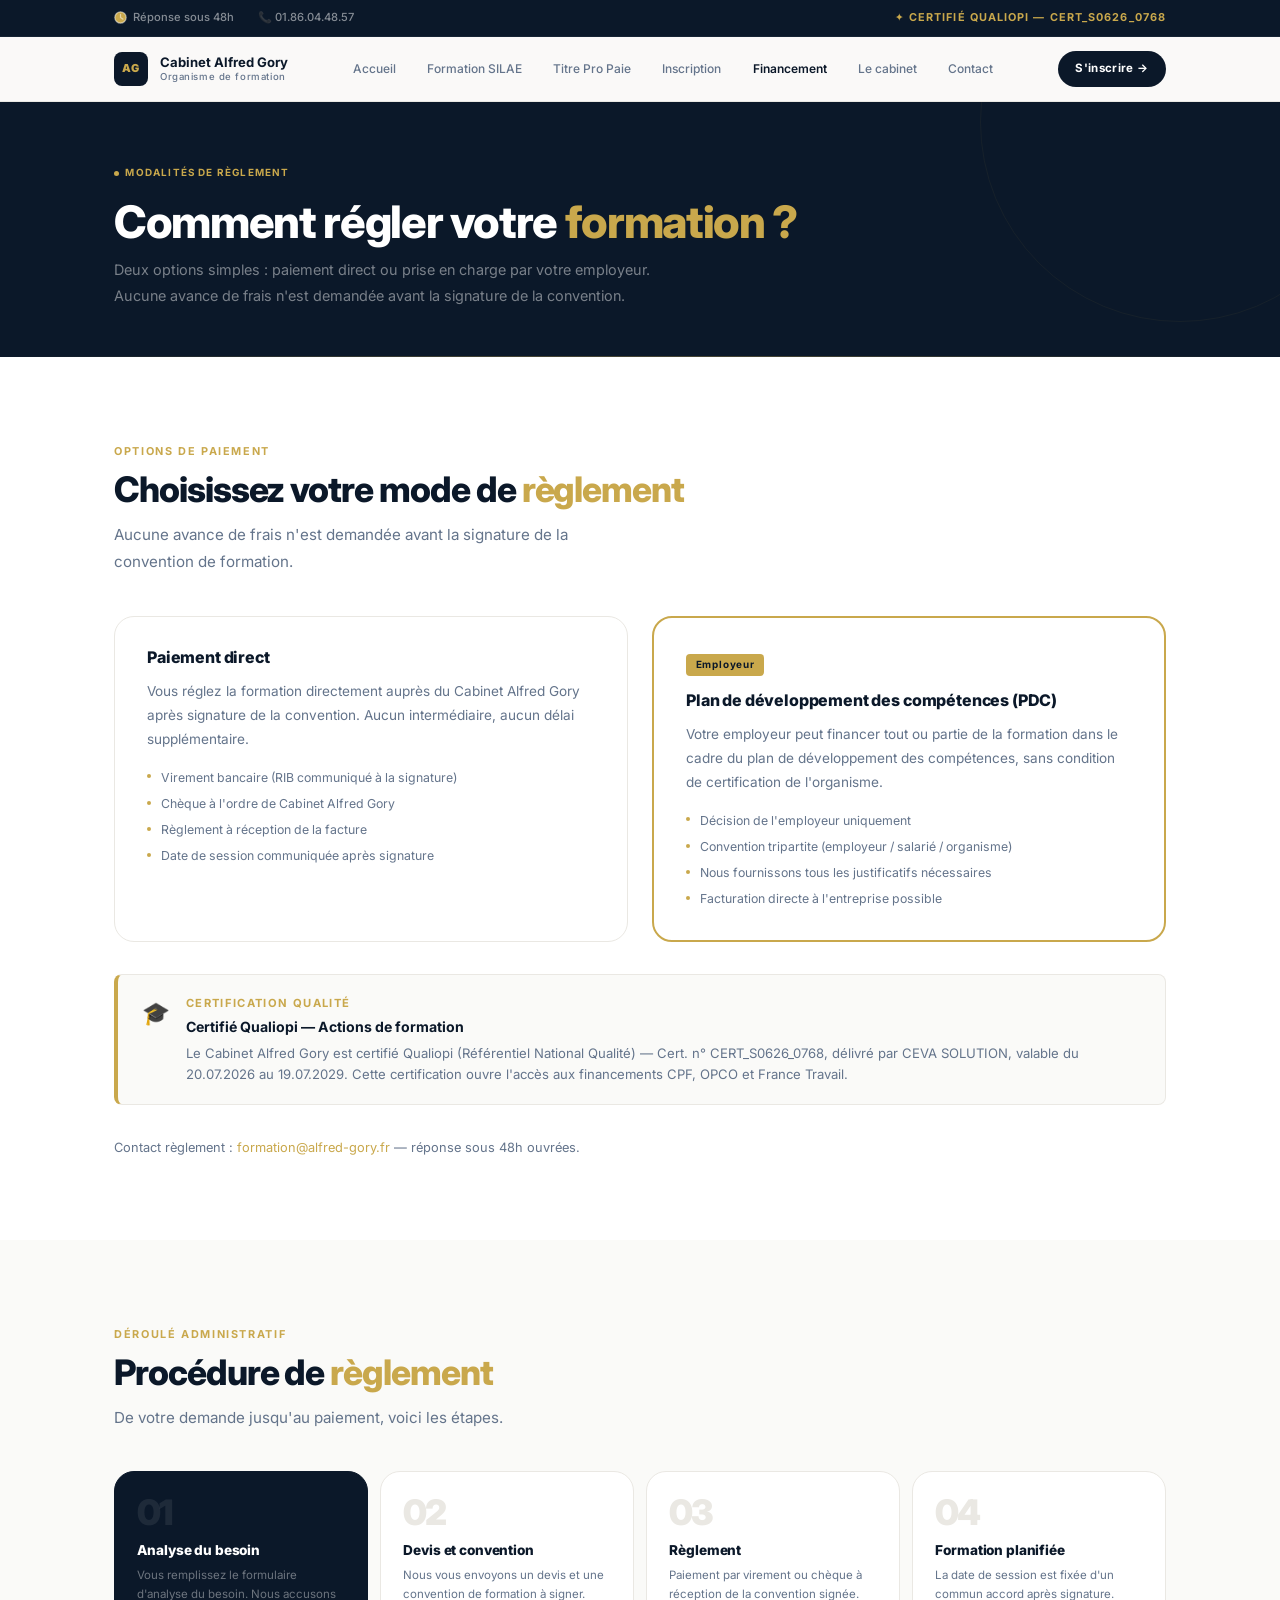
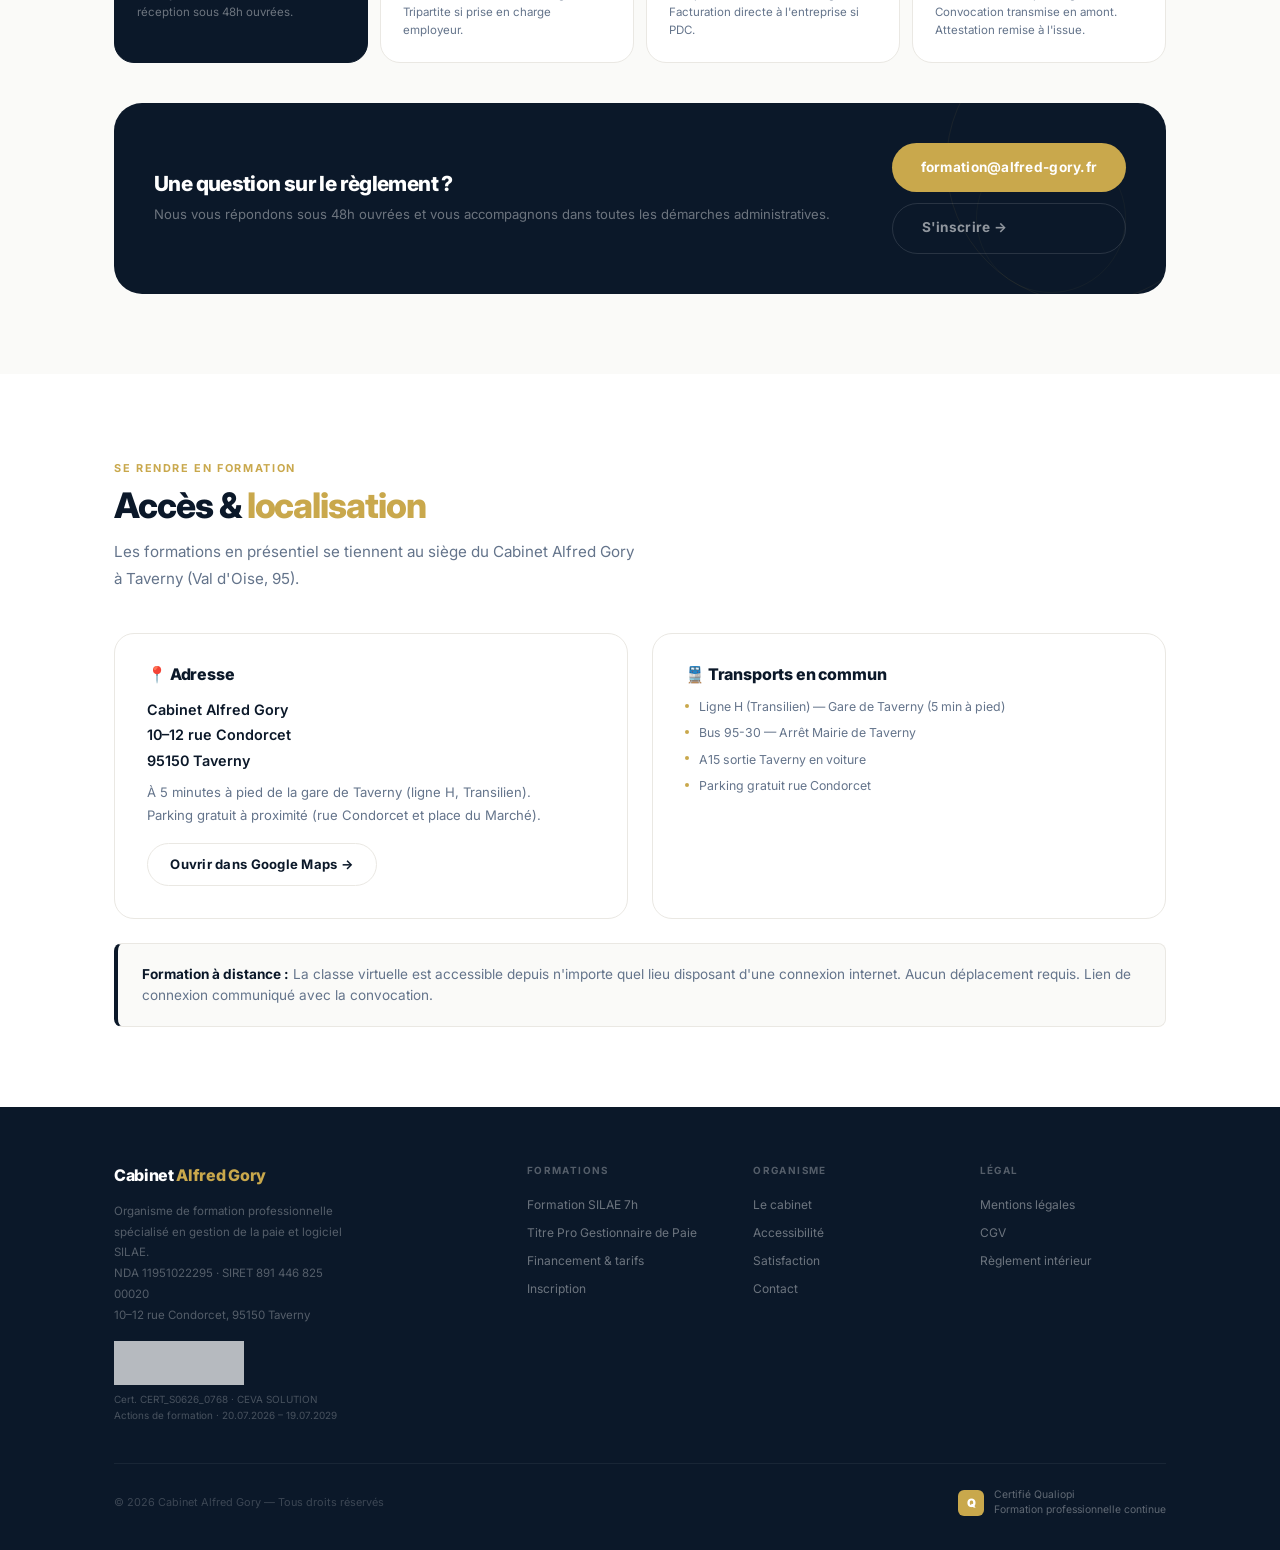
<file: financement.html>
<!DOCTYPE html>
<html lang="fr">
<head>
  <meta charset="UTF-8"/>
  <meta name="viewport" content="width=device-width,initial-scale=1.0"/>
  <title>Paiement &amp; financement — Cabinet Alfred Gory</title>
  <meta name="description" content="Modalités de règlement de la formation SILAE 7h et du Titre Pro Gestionnaire de Paie : paiement direct ou prise en charge employeur. Cabinet Alfred Gory."/>
  <link rel="canonical" href="https://www.alfred-gory.com/financement.html"/>
  <link rel="preconnect" href="https://fonts.googleapis.com"/>
  <link rel="preconnect" href="https://fonts.gstatic.com" crossorigin/>
  <link href="https://fonts.googleapis.com/css2?family=Inter:wght@300;400;500;600;700;800;900&display=swap" rel="stylesheet"/>
  <link rel="stylesheet" href="style.css"/>
  <style>
    .fin-featured{border:2px solid var(--gold) !important}
    .fin-badge{display:inline-block;background:var(--gold);color:var(--navy);font-size:.62rem;font-weight:700;letter-spacing:.08em;padding:.2rem .6rem;border-radius:4px;margin-bottom:1rem}
    .access-box{background:var(--cream);border:1px solid var(--border);border-left:4px solid var(--gold);border-radius:8px;padding:1.2rem 1.5rem;display:flex;align-items:flex-start;gap:1rem;margin-bottom:2rem}
    .map-box{background:var(--cream);border:1px solid var(--border);border-left:4px solid var(--navy);border-radius:8px;padding:1.2rem 1.5rem;margin-top:1.5rem;font-size:.85rem;color:var(--slate)}
  </style>
</head>
<body>

<!-- TOPBAR -->
<div class="topbar">
  <div class="container">
    <div class="topbar-left">
      <div class="topbar-item">
        <svg viewBox="0 0 16 16" fill="none"><circle cx="8" cy="8" r="7" stroke="currentColor" stroke-width="1.5"/><path d="M8 4v4l3 2" stroke="currentColor" stroke-width="1.5" stroke-linecap="round"/></svg>
        Réponse sous 48h
      </div>
      <div class="topbar-item">📞 01.86.04.48.57</div>
    </div>
    <div class="topbar-qualiopi">✦ Certifié Qualiopi — CERT_S0626_0768</div>
  </div>
</div>

<!-- NAV -->
<nav class="navbar" id="navbar">
  <div class="container">
    <a class="nav-logo" href="index.html">
      <div class="nav-logo-icon">AG</div>
      <div class="nav-logo-text">Cabinet Alfred Gory<span>Organisme de formation</span></div>
    </a>
    <div class="nav-links">
      <a class="nav-link" href="index.html">Accueil</a>
      <a class="nav-link" href="formations.html">Formation SILAE</a>
      <a class="nav-link" href="titre-pro-gestionnaire-paie.html">Titre Pro Paie</a>
      <a class="nav-link" href="inscription.html">Inscription</a>
      <a class="nav-link active" href="financement.html">Financement</a>
      <a class="nav-link" href="cabinet.html">Le cabinet</a>
      <a class="nav-link" href="contact.html">Contact</a>
    </div>
    <a class="nav-cta" href="inscription.html">S'inscrire →</a>
    <button class="nav-burger" id="navBurger" aria-label="Menu"><span></span><span></span><span></span></button>
  </div>
</nav>

<div class="mobile-nav" id="mobileNav">
  <div class="mobile-nav-header">
    <div class="nav-logo"><div class="nav-logo-icon">AG</div><div class="nav-logo-text">Cabinet Alfred Gory<span>Organisme de formation</span></div></div>
    <button class="mobile-nav-close" id="mobileNavClose">✕</button>
  </div>
  <div class="mobile-nav-links">
    <a class="mobile-nav-link" href="index.html">Accueil</a>
    <a class="mobile-nav-link" href="formations.html">Formation SILAE</a>
    <a class="mobile-nav-link" href="titre-pro-gestionnaire-paie.html">Titre Pro Paie</a>
    <a class="mobile-nav-link" href="inscription.html">Inscription</a>
    <a class="mobile-nav-link" href="financement.html">Financement</a>
    <a class="mobile-nav-link" href="cabinet.html">Le cabinet</a>
    <a class="mobile-nav-link" href="accessibilite.html">Accessibilité</a>
    <a class="mobile-nav-link" href="satisfaction.html">Satisfaction</a>
    <a class="mobile-nav-link" href="contact.html">Contact</a>
  </div>
  <div class="mobile-nav-bottom"><a class="mobile-nav-cta" href="inscription.html">S'inscrire maintenant →</a></div>
</div>

<!-- PAGE HERO -->
<div class="page-hero">
  <div class="page-hero-geo"></div>
  <div class="container">
    <div class="page-hero-inner">
      <div class="page-hero-badge">Modalités de règlement</div>
      <h1>Comment régler votre <span class="accent">formation ?</span></h1>
      <p>Deux options simples : paiement direct ou prise en charge par votre employeur. Aucune avance de frais n'est demandée avant la signature de la convention.</p>
    </div>
  </div>
</div>

<!-- OPTIONS DE PAIEMENT -->
<section class="section alt">
  <div class="container">
    <div class="section-header reveal">
      <div class="section-eyebrow">Options de paiement</div>
      <h2 class="section-title">Choisissez votre mode de <span class="accent">règlement</span></h2>
      <p class="section-sub">Aucune avance de frais n'est demandée avant la signature de la convention de formation.</p>
    </div>

    <div class="two-col">
      <div class="content-block reveal reveal-delay-1">
        <h4 style="margin-bottom:.85rem">Paiement direct</h4>
        <p style="font-size:.85rem;color:var(--slate);margin-bottom:1rem">Vous réglez la formation directement auprès du Cabinet Alfred Gory après signature de la convention. Aucun intermédiaire, aucun délai supplémentaire.</p>
        <ul class="module-list">
          <li>Virement bancaire (RIB communiqué à la signature)</li>
          <li>Chèque à l'ordre de Cabinet Alfred Gory</li>
          <li>Règlement à réception de la facture</li>
          <li>Date de session communiquée après signature</li>
        </ul>
      </div>
      <div class="content-block fin-featured reveal reveal-delay-2">
        <div class="fin-badge">Employeur</div>
        <h4 style="margin-bottom:.85rem">Plan de développement des compétences (PDC)</h4>
        <p style="font-size:.85rem;color:var(--slate);margin-bottom:1rem">Votre employeur peut financer tout ou partie de la formation dans le cadre du plan de développement des compétences, sans condition de certification de l'organisme.</p>
        <ul class="module-list">
          <li>Décision de l'employeur uniquement</li>
          <li>Convention tripartite (employeur / salarié / organisme)</li>
          <li>Nous fournissons tous les justificatifs nécessaires</li>
          <li>Facturation directe à l'entreprise possible</li>
        </ul>
      </div>
    </div>

    <!-- QUALIOPI BLOC -->
    <div class="access-box reveal" style="margin-top:2rem">
      <div style="font-size:1.4rem;flex-shrink:0">🎓</div>
      <div>
        <div style="font-size:.7rem;font-weight:700;letter-spacing:.12em;text-transform:uppercase;color:var(--gold);margin-bottom:.2rem">Certification qualité</div>
        <div style="font-size:.88rem;font-weight:700;color:var(--navy);margin-bottom:.3rem">Certifié Qualiopi — Actions de formation</div>
        <div style="font-size:.82rem;color:var(--slate);line-height:1.6">Le Cabinet Alfred Gory est certifié Qualiopi (Référentiel National Qualité) — Cert. n° CERT_S0626_0768, délivré par CEVA SOLUTION, valable du 20.07.2026 au 19.07.2029. Cette certification ouvre l'accès aux financements CPF, OPCO et France Travail.</div>
      </div>
    </div>
    <p style="font-size:.8rem;color:var(--slate);margin-top:1rem">Contact règlement : <a href="mailto:formation@alfred-gory.fr" style="color:var(--gold)">formation@alfred-gory.fr</a> — réponse sous 48h ouvrées.</p>
  </div>
</section>

<!-- PROCÉDURE -->
<section class="section">
  <div class="container">
    <div class="section-header reveal">
      <div class="section-eyebrow">Déroulé administratif</div>
      <h2 class="section-title">Procédure de <span class="accent">règlement</span></h2>
      <p class="section-sub">De votre demande jusqu'au paiement, voici les étapes.</p>
    </div>
    <div class="steps-grid">
      <div class="step-card active reveal reveal-delay-1">
        <div class="step-num">01</div>
        <div class="step-name">Analyse du besoin</div>
        <div class="step-detail">Vous remplissez le formulaire d'analyse du besoin. Nous accusons réception sous 48h ouvrées.</div>
      </div>
      <div class="step-card reveal reveal-delay-2">
        <div class="step-num">02</div>
        <div class="step-name">Devis et convention</div>
        <div class="step-detail">Nous vous envoyons un devis et une convention de formation à signer. Tripartite si prise en charge employeur.</div>
      </div>
      <div class="step-card reveal reveal-delay-3">
        <div class="step-num">03</div>
        <div class="step-name">Règlement</div>
        <div class="step-detail">Paiement par virement ou chèque à réception de la convention signée. Facturation directe à l'entreprise si PDC.</div>
      </div>
      <div class="step-card reveal reveal-delay-4">
        <div class="step-num">04</div>
        <div class="step-name">Formation planifiée</div>
        <div class="step-detail">La date de session est fixée d'un commun accord après signature. Convocation transmise en amont. Attestation remise à l'issue.</div>
      </div>
    </div>

    <div class="cta-band reveal" style="margin-top:2.5rem">
      <div class="cta-band-inner">
        <h3>Une question sur le règlement ?</h3>
        <p>Nous vous répondons sous 48h ouvrées et vous accompagnons dans toutes les démarches administratives.</p>
      </div>
      <div class="cta-band-btns">
        <a href="mailto:formation@alfred-gory.fr" class="btn btn-primary btn-lg">formation@alfred-gory.fr</a>
        <a href="inscription.html" class="btn btn-ghost btn-lg">S'inscrire →</a>
      </div>
    </div>
  </div>
</section>

<!-- ACCÈS & LOCALISATION -->
<section class="section alt">
  <div class="container">
    <div class="section-header reveal">
      <div class="section-eyebrow">Se rendre en formation</div>
      <h2 class="section-title">Accès &amp; <span class="accent">localisation</span></h2>
      <p class="section-sub">Les formations en présentiel se tiennent au siège du Cabinet Alfred Gory à Taverny (Val d'Oise, 95).</p>
    </div>
    <div class="two-col">
      <div class="content-block reveal reveal-delay-1">
        <h4 style="margin-bottom:.85rem">📍 Adresse</h4>
        <p style="font-size:.9rem;color:var(--navy);font-weight:600;margin-bottom:.5rem">Cabinet Alfred Gory<br>10–12 rue Condorcet<br>95150 Taverny</p>
        <p style="font-size:.82rem;color:var(--slate);margin-bottom:1rem">À 5 minutes à pied de la gare de Taverny (ligne H, Transilien).<br>Parking gratuit à proximité (rue Condorcet et place du Marché).</p>
        <a href="https://www.google.com/maps/search/10+rue+Condorcet,+95150+Taverny" target="_blank" rel="noopener" class="btn btn-outline" style="font-size:.82rem">Ouvrir dans Google Maps →</a>
      </div>
      <div class="content-block reveal reveal-delay-2">
        <h4 style="margin-bottom:.85rem">🚆 Transports en commun</h4>
        <ul class="module-list">
          <li>Ligne H (Transilien) — Gare de Taverny (5 min à pied)</li>
          <li>Bus 95-30 — Arrêt Mairie de Taverny</li>
          <li>A15 sortie Taverny en voiture</li>
          <li>Parking gratuit rue Condorcet</li>
        </ul>
      </div>
    </div>
    <div class="map-box reveal">
      <strong style="color:var(--navy)">Formation à distance :</strong> La classe virtuelle est accessible depuis n'importe quel lieu disposant d'une connexion internet. Aucun déplacement requis. Lien de connexion communiqué avec la convocation.
    </div>
  </div>
</section>

<!-- FOOTER -->
<footer class="site-footer">
  <div class="container">
    <div class="footer-grid">
      <div class="footer-brand">
        <div class="footer-logo">Cabinet <em>Alfred Gory</em></div>
        <p>Organisme de formation professionnelle spécialisé en gestion de la paie et logiciel SILAE.<br>NDA 11951022295 · SIRET 891 446 825 00020<br>10–12 rue Condorcet, 95150 Taverny</p>
        <div style="margin-top:1rem"><img src="qualiopi.png" alt="Logo Qualiopi" style="height:44px;filter:brightness(0) invert(1);opacity:.7;display:block;margin-bottom:.4rem"/><p style="font-size:.62rem;color:rgba(255,255,255,.25);line-height:1.6">Cert. CERT_S0626_0768 · CEVA SOLUTION<br>Actions de formation · 20.07.2026 – 19.07.2029</p></div>
      </div>
      <div>
        <div class="footer-heading">Formations</div>
        <div class="footer-links">
          <a href="formations.html">Formation SILAE 7h</a>
          <a href="titre-pro-gestionnaire-paie.html">Titre Pro Gestionnaire de Paie</a>
          <a href="financement.html">Financement &amp; tarifs</a>
          <a href="inscription.html">Inscription</a>
        </div>
      </div>
      <div>
        <div class="footer-heading">Organisme</div>
        <div class="footer-links">
          <a href="cabinet.html">Le cabinet</a>
          <a href="accessibilite.html">Accessibilité</a>
          <a href="satisfaction.html">Satisfaction</a>
          <a href="contact.html">Contact</a>
        </div>
      </div>
      <div>
        <div class="footer-heading">Légal</div>
        <div class="footer-links">
          <a href="mentions-legales.html">Mentions légales</a>
          <a href="conditions-generales.html">CGV</a>
          <a href="reglement-interieur.html">Règlement intérieur</a>
        </div>
      </div>
    </div>
    <hr class="footer-sep"/>
    <div class="footer-bottom">
      <div class="footer-copy">© 2026 Cabinet Alfred Gory — Tous droits réservés</div>
      <div class="footer-qualiopi"><div class="footer-q-badge">Q</div><div class="footer-q-text">Certifié Qualiopi<br>Formation professionnelle continue</div></div>
    </div>
  </div>
</footer>

<button class="back-top" id="backTop" aria-label="Retour en haut">↑</button>
<script src="animations.js"></script>
</body>
</html>
</file>
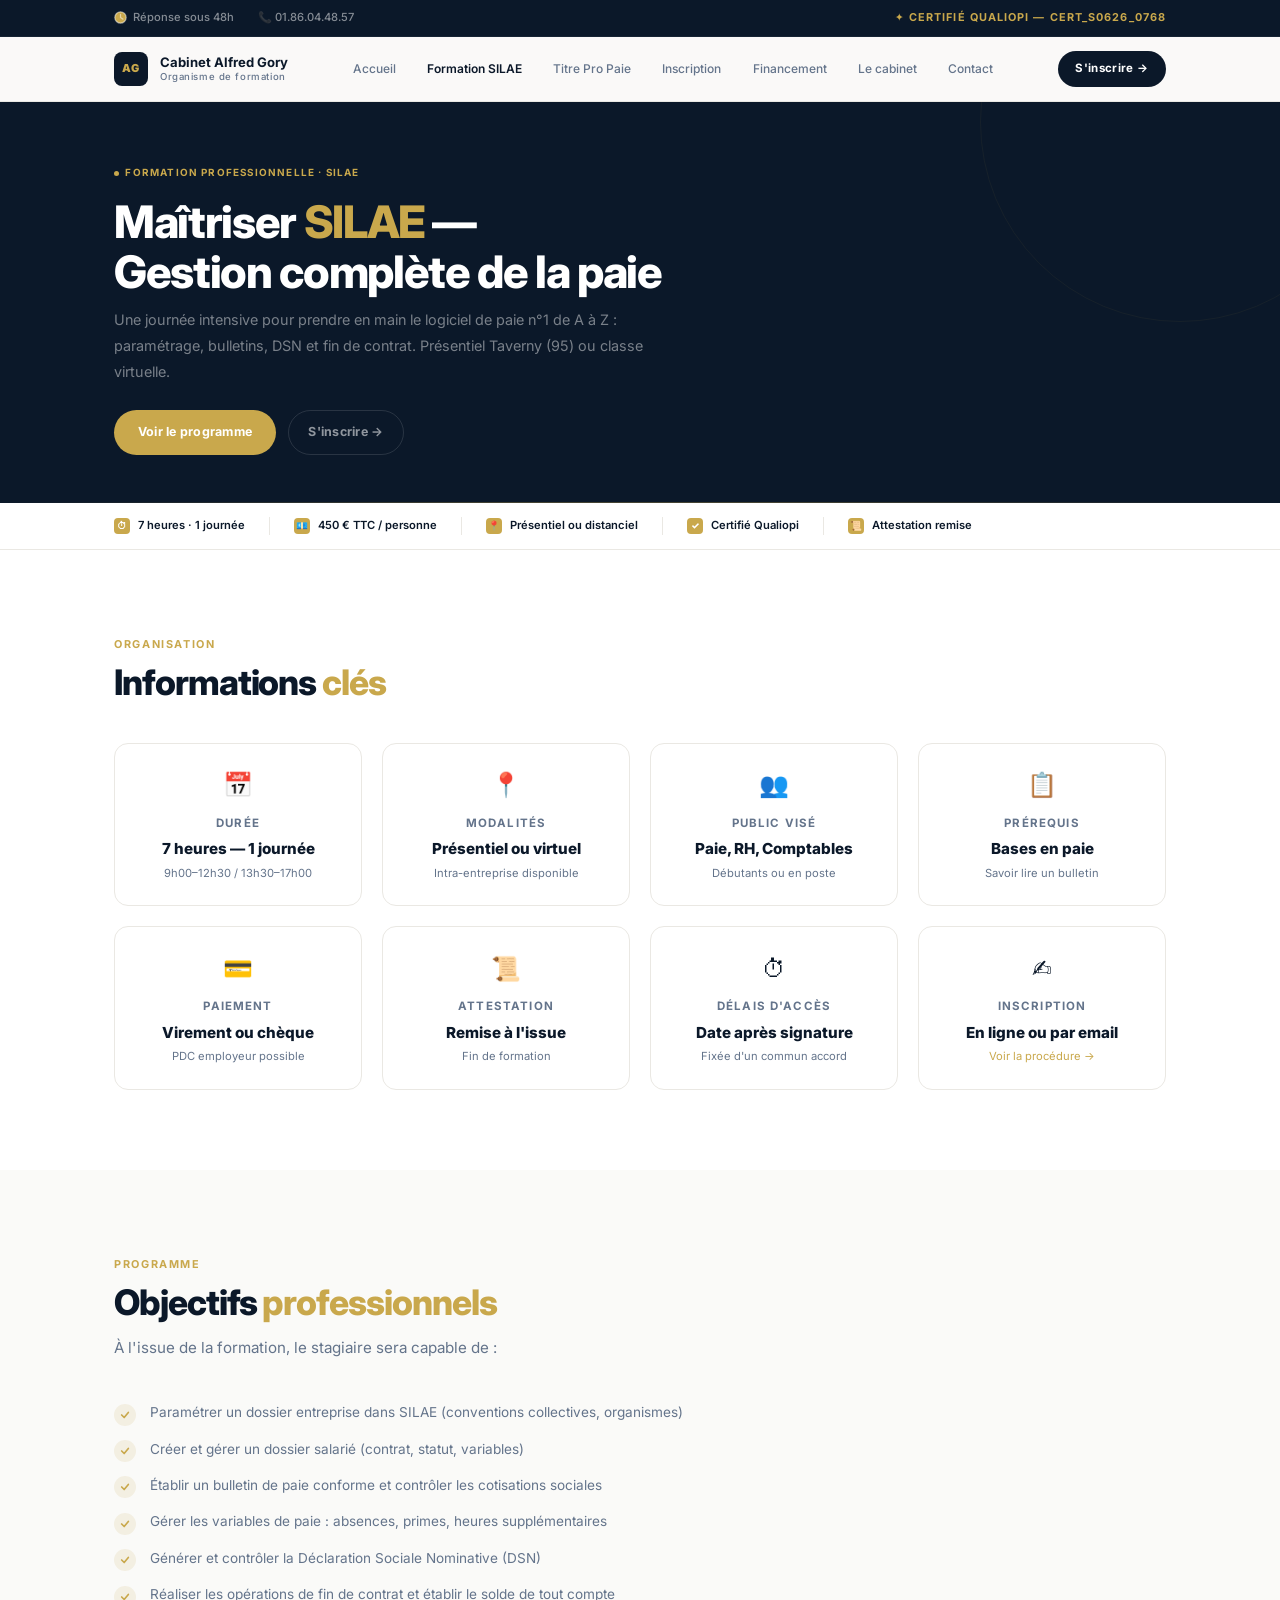
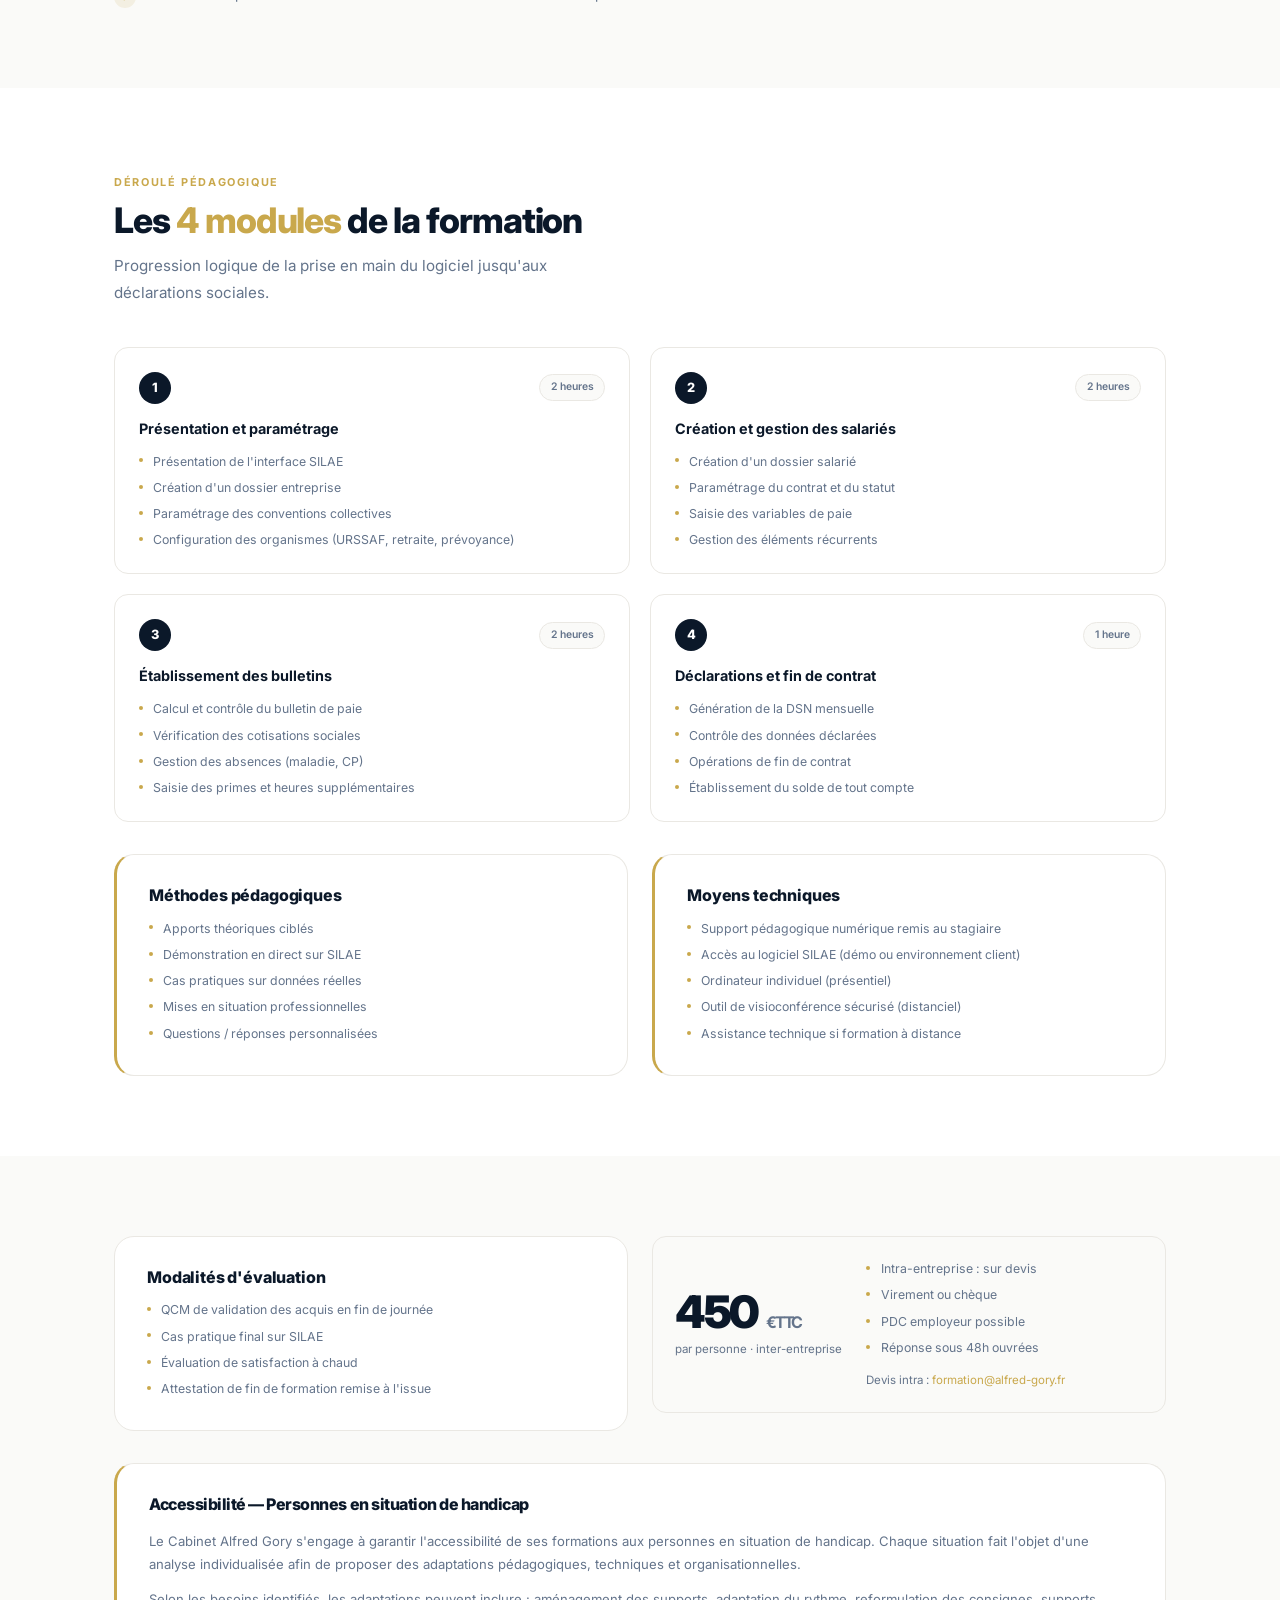
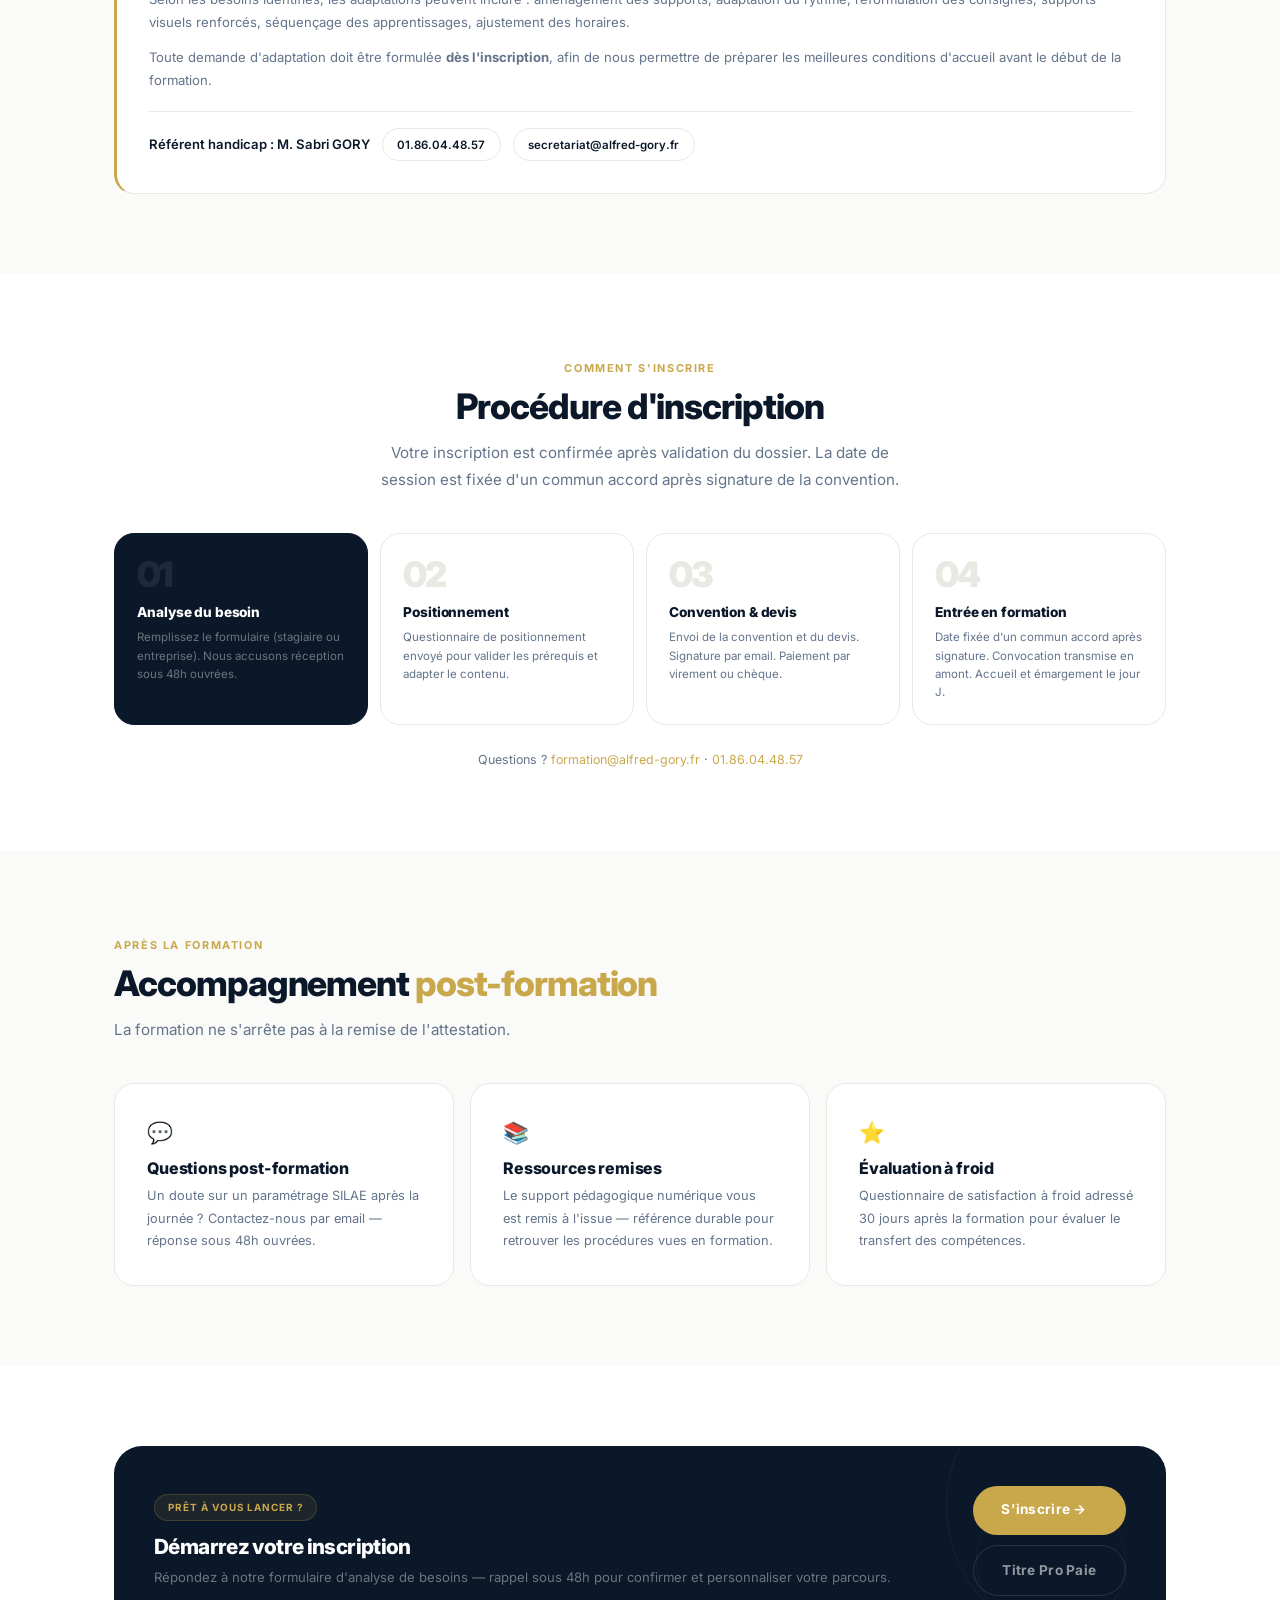
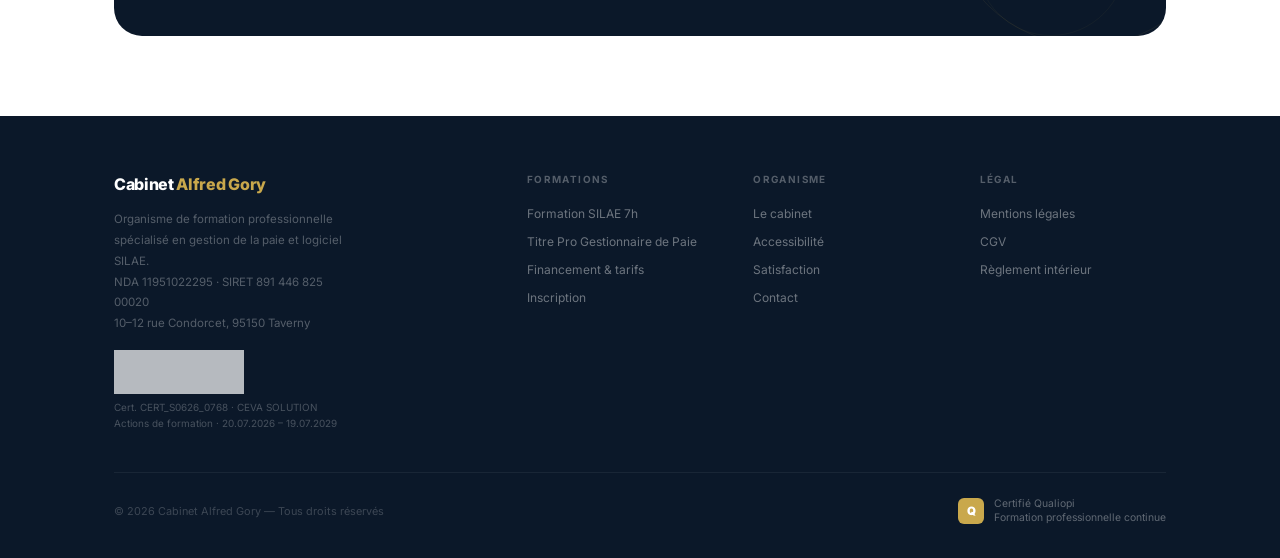
<file: formations.html>
<!DOCTYPE html>
<html lang="fr">
<head>
  <meta charset="UTF-8"/>
  <meta name="viewport" content="width=device-width,initial-scale=1.0"/>
  <title>Formation SILAE — Maîtriser la paie de A à Z | Cabinet Alfred Gory</title>
  <meta name="description" content="Formation SILAE 7h — Maîtrisez le logiciel de paie n°1. Présentiel Taverny (95) ou classe virtuelle. Cabinet Alfred Gory, certifié Qualiopi. NDA 11951022295."/>
  <meta name="robots" content="index,follow"/>
  <link rel="canonical" href="https://www.alfred-gory.com/formations.html"/>
  <link rel="preconnect" href="https://fonts.googleapis.com"/>
  <link rel="preconnect" href="https://fonts.gstatic.com" crossorigin/>
  <link href="https://fonts.googleapis.com/css2?family=Inter:wght@300;400;500;600;700;800;900&display=swap" rel="stylesheet"/>
  <link rel="stylesheet" href="style.css"/>
  <style>
    .prog-grid{display:grid;grid-template-columns:1fr 1fr;gap:1.25rem;margin-bottom:2rem}
    .tarif-block{display:flex;align-items:center;gap:1.5rem;background:var(--cream);border:1px solid var(--border);border-radius:var(--r);padding:1.4rem}
    .tarif-price-big{font-size:2.8rem;font-weight:900;letter-spacing:-.06em;color:var(--navy);line-height:1}
    .tarif-price-big span{font-size:1rem;font-weight:700;color:var(--slate);margin-left:3px}
    .sav-grid{display:grid;grid-template-columns:repeat(3,1fr);gap:1rem}
    @media(max-width:768px){
      .prog-grid{grid-template-columns:1fr}
      .sav-grid{grid-template-columns:1fr}
    }
  </style>
</head>
<body>

<!-- TOPBAR -->
<div class="topbar">
  <div class="container">
    <div class="topbar-left">
      <div class="topbar-item">
        <svg viewBox="0 0 16 16" fill="none"><circle cx="8" cy="8" r="7" stroke="currentColor" stroke-width="1.5"/><path d="M8 4v4l3 2" stroke="currentColor" stroke-width="1.5" stroke-linecap="round"/></svg>
        Réponse sous 48h
      </div>
      <div class="topbar-item">📞 01.86.04.48.57</div>
    </div>
    <div class="topbar-qualiopi">✦ Certifié Qualiopi — CERT_S0626_0768</div>
  </div>
</div>

<!-- NAV -->
<nav class="navbar" id="navbar">
  <div class="container">
    <a class="nav-logo" href="index.html">
      <div class="nav-logo-icon">AG</div>
      <div class="nav-logo-text">Cabinet Alfred Gory<span>Organisme de formation</span></div>
    </a>
    <div class="nav-links">
      <a class="nav-link" href="index.html">Accueil</a>
      <a class="nav-link active" href="formations.html">Formation SILAE</a>
      <a class="nav-link" href="titre-pro-gestionnaire-paie.html">Titre Pro Paie</a>
      <a class="nav-link" href="inscription.html">Inscription</a>
      <a class="nav-link" href="financement.html">Financement</a>
      <a class="nav-link" href="cabinet.html">Le cabinet</a>
      <a class="nav-link" href="contact.html">Contact</a>
    </div>
    <a class="nav-cta" href="inscription.html">S'inscrire →</a>
    <button class="nav-burger" id="navBurger" aria-label="Menu"><span></span><span></span><span></span></button>
  </div>
</nav>

<div class="mobile-nav" id="mobileNav">
  <div class="mobile-nav-header">
    <div class="nav-logo"><div class="nav-logo-icon">AG</div><div class="nav-logo-text">Cabinet Alfred Gory<span>Organisme de formation</span></div></div>
    <button class="mobile-nav-close" id="mobileNavClose">✕</button>
  </div>
  <div class="mobile-nav-links">
    <a class="mobile-nav-link" href="index.html">Accueil</a>
    <a class="mobile-nav-link" href="formations.html">Formation SILAE</a>
    <a class="mobile-nav-link" href="titre-pro-gestionnaire-paie.html">Titre Pro Paie</a>
    <a class="mobile-nav-link" href="inscription.html">Inscription</a>
    <a class="mobile-nav-link" href="financement.html">Financement</a>
    <a class="mobile-nav-link" href="cabinet.html">Le cabinet</a>
    <a class="mobile-nav-link" href="accessibilite.html">Accessibilité</a>
    <a class="mobile-nav-link" href="satisfaction.html">Satisfaction</a>
    <a class="mobile-nav-link" href="contact.html">Contact</a>
  </div>
  <div class="mobile-nav-bottom"><a class="mobile-nav-cta" href="inscription.html">S'inscrire maintenant →</a></div>
</div>

<!-- PAGE HERO -->
<div class="page-hero">
  <div class="page-hero-geo"></div>
  <div class="container">
    <div class="page-hero-inner">
      <div class="page-hero-badge">Formation professionnelle · SILAE</div>
      <h1>Maîtriser <span class="accent">SILAE</span> —<br>Gestion complète de la paie</h1>
      <p>Une journée intensive pour prendre en main le logiciel de paie n°1 de A à Z : paramétrage, bulletins, DSN et fin de contrat. Présentiel Taverny (95) ou classe virtuelle.</p>
      <div style="display:flex;gap:.75rem;margin-top:1.6rem;flex-wrap:wrap">
        <a href="#programme" class="btn btn-primary">Voir le programme</a>
        <a href="inscription.html" class="btn btn-ghost">S'inscrire →</a>
      </div>
    </div>
  </div>
</div>

<!-- TRUST STRIP -->
<div class="trust-strip">
  <div class="container">
    <div class="trust-item"><div class="trust-icon">⏱</div><div class="trust-text">7 heures · 1 journée</div></div>
    <div class="trust-item"><div class="trust-icon">💶</div><div class="trust-text">450 € TTC / personne</div></div>
    <div class="trust-item"><div class="trust-icon">📍</div><div class="trust-text">Présentiel ou distanciel</div></div>
    <div class="trust-item"><div class="trust-icon">✓</div><div class="trust-text">Certifié Qualiopi</div></div>
    <div class="trust-item"><div class="trust-icon">📜</div><div class="trust-text">Attestation remise</div></div>
  </div>
</div>

<!-- INFORMATIONS CLÉS -->
<section class="section alt">
  <div class="container">
    <div class="section-header reveal">
      <div class="section-eyebrow">Organisation</div>
      <h2 class="section-title">Informations <span class="accent">clés</span></h2>
    </div>
    <div class="four-col">
      <div class="info-card reveal reveal-delay-1">
        <div class="info-card-icon">📅</div>
        <div class="info-card-title">Durée</div>
        <div class="info-card-body">7 heures — 1 journée</div>
        <div class="info-card-sub">9h00–12h30 / 13h30–17h00</div>
      </div>
      <div class="info-card reveal reveal-delay-2">
        <div class="info-card-icon">📍</div>
        <div class="info-card-title">Modalités</div>
        <div class="info-card-body">Présentiel ou virtuel</div>
        <div class="info-card-sub">Intra-entreprise disponible</div>
      </div>
      <div class="info-card reveal reveal-delay-3">
        <div class="info-card-icon">👥</div>
        <div class="info-card-title">Public visé</div>
        <div class="info-card-body">Paie, RH, Comptables</div>
        <div class="info-card-sub">Débutants ou en poste</div>
      </div>
      <div class="info-card reveal reveal-delay-4">
        <div class="info-card-icon">📋</div>
        <div class="info-card-title">Prérequis</div>
        <div class="info-card-body">Bases en paie</div>
        <div class="info-card-sub">Savoir lire un bulletin</div>
      </div>
      <div class="info-card reveal reveal-delay-1">
        <div class="info-card-icon">💳</div>
        <div class="info-card-title">Paiement</div>
        <div class="info-card-body">Virement ou chèque</div>
        <div class="info-card-sub">PDC employeur possible</div>
      </div>
      <div class="info-card reveal reveal-delay-2">
        <div class="info-card-icon">📜</div>
        <div class="info-card-title">Attestation</div>
        <div class="info-card-body">Remise à l'issue</div>
        <div class="info-card-sub">Fin de formation</div>
      </div>
      <div class="info-card reveal reveal-delay-3">
        <div class="info-card-icon">⏱</div>
        <div class="info-card-title">Délais d'accès</div>
        <div class="info-card-body">Date après signature</div>
        <div class="info-card-sub">Fixée d'un commun accord</div>
      </div>
      <div class="info-card reveal reveal-delay-4">
        <div class="info-card-icon">✍️</div>
        <div class="info-card-title">Inscription</div>
        <div class="info-card-body">En ligne ou par email</div>
        <div class="info-card-sub"><a href="inscription.html" style="color:var(--gold)">Voir la procédure →</a></div>
      </div>
    </div>
  </div>
</section>

<!-- OBJECTIFS -->
<section class="section" id="programme">
  <div class="container">
    <div class="section-header reveal">
      <div class="section-eyebrow">Programme</div>
      <h2 class="section-title">Objectifs <span class="accent">professionnels</span></h2>
      <p class="section-sub">À l'issue de la formation, le stagiaire sera capable de :</p>
    </div>
    <div class="obj-list reveal">
      <div class="obj-item"><div class="obj-check"><svg viewBox="0 0 12 12"><polyline points="2,6 5,9 10,3" stroke="var(--gold)" stroke-width="2" fill="none" stroke-linecap="round"/></svg></div><span class="obj-text">Paramétrer un dossier entreprise dans SILAE (conventions collectives, organismes)</span></div>
      <div class="obj-item"><div class="obj-check"><svg viewBox="0 0 12 12"><polyline points="2,6 5,9 10,3" stroke="var(--gold)" stroke-width="2" fill="none" stroke-linecap="round"/></svg></div><span class="obj-text">Créer et gérer un dossier salarié (contrat, statut, variables)</span></div>
      <div class="obj-item"><div class="obj-check"><svg viewBox="0 0 12 12"><polyline points="2,6 5,9 10,3" stroke="var(--gold)" stroke-width="2" fill="none" stroke-linecap="round"/></svg></div><span class="obj-text">Établir un bulletin de paie conforme et contrôler les cotisations sociales</span></div>
      <div class="obj-item"><div class="obj-check"><svg viewBox="0 0 12 12"><polyline points="2,6 5,9 10,3" stroke="var(--gold)" stroke-width="2" fill="none" stroke-linecap="round"/></svg></div><span class="obj-text">Gérer les variables de paie : absences, primes, heures supplémentaires</span></div>
      <div class="obj-item"><div class="obj-check"><svg viewBox="0 0 12 12"><polyline points="2,6 5,9 10,3" stroke="var(--gold)" stroke-width="2" fill="none" stroke-linecap="round"/></svg></div><span class="obj-text">Générer et contrôler la Déclaration Sociale Nominative (DSN)</span></div>
      <div class="obj-item"><div class="obj-check"><svg viewBox="0 0 12 12"><polyline points="2,6 5,9 10,3" stroke="var(--gold)" stroke-width="2" fill="none" stroke-linecap="round"/></svg></div><span class="obj-text">Réaliser les opérations de fin de contrat et établir le solde de tout compte</span></div>
    </div>
  </div>
</section>

<!-- MODULES -->
<section class="section alt">
  <div class="container">
    <div class="section-header reveal">
      <div class="section-eyebrow">Déroulé pédagogique</div>
      <h2 class="section-title">Les <span class="accent">4 modules</span> de la formation</h2>
      <p class="section-sub">Progression logique de la prise en main du logiciel jusqu'aux déclarations sociales.</p>
    </div>
    <div class="prog-grid">
      <div class="module-card reveal reveal-delay-1">
        <div class="module-header"><div class="module-num">1</div><div class="module-time">2 heures</div></div>
        <div class="module-title">Présentation et paramétrage</div>
        <ul class="module-list">
          <li>Présentation de l'interface SILAE</li>
          <li>Création d'un dossier entreprise</li>
          <li>Paramétrage des conventions collectives</li>
          <li>Configuration des organismes (URSSAF, retraite, prévoyance)</li>
        </ul>
      </div>
      <div class="module-card reveal reveal-delay-2">
        <div class="module-header"><div class="module-num">2</div><div class="module-time">2 heures</div></div>
        <div class="module-title">Création et gestion des salariés</div>
        <ul class="module-list">
          <li>Création d'un dossier salarié</li>
          <li>Paramétrage du contrat et du statut</li>
          <li>Saisie des variables de paie</li>
          <li>Gestion des éléments récurrents</li>
        </ul>
      </div>
      <div class="module-card reveal reveal-delay-3">
        <div class="module-header"><div class="module-num">3</div><div class="module-time">2 heures</div></div>
        <div class="module-title">Établissement des bulletins</div>
        <ul class="module-list">
          <li>Calcul et contrôle du bulletin de paie</li>
          <li>Vérification des cotisations sociales</li>
          <li>Gestion des absences (maladie, CP)</li>
          <li>Saisie des primes et heures supplémentaires</li>
        </ul>
      </div>
      <div class="module-card reveal reveal-delay-4">
        <div class="module-header"><div class="module-num">4</div><div class="module-time">1 heure</div></div>
        <div class="module-title">Déclarations et fin de contrat</div>
        <ul class="module-list">
          <li>Génération de la DSN mensuelle</li>
          <li>Contrôle des données déclarées</li>
          <li>Opérations de fin de contrat</li>
          <li>Établissement du solde de tout compte</li>
        </ul>
      </div>
    </div>
    <div class="two-col">
      <div class="content-block gold-left reveal reveal-delay-1">
        <h4 style="margin-bottom:.85rem">Méthodes pédagogiques</h4>
        <ul class="module-list">
          <li>Apports théoriques ciblés</li>
          <li>Démonstration en direct sur SILAE</li>
          <li>Cas pratiques sur données réelles</li>
          <li>Mises en situation professionnelles</li>
          <li>Questions / réponses personnalisées</li>
        </ul>
      </div>
      <div class="content-block gold-left reveal reveal-delay-2">
        <h4 style="margin-bottom:.85rem">Moyens techniques</h4>
        <ul class="module-list">
          <li>Support pédagogique numérique remis au stagiaire</li>
          <li>Accès au logiciel SILAE (démo ou environnement client)</li>
          <li>Ordinateur individuel (présentiel)</li>
          <li>Outil de visioconférence sécurisé (distanciel)</li>
          <li>Assistance technique si formation à distance</li>
        </ul>
      </div>
    </div>
  </div>
</section>

<!-- ÉVALUATION & TARIF -->
<section class="section">
  <div class="container">
    <div class="two-col" style="margin-bottom:2rem">
      <div class="content-block reveal reveal-delay-1">
        <h4 style="margin-bottom:.85rem">Modalités d'évaluation</h4>
        <ul class="module-list">
          <li>QCM de validation des acquis en fin de journée</li>
          <li>Cas pratique final sur SILAE</li>
          <li>Évaluation de satisfaction à chaud</li>
          <li>Attestation de fin de formation remise à l'issue</li>
        </ul>
      </div>
      <div class="reveal reveal-delay-2">
        <div class="tarif-block">
          <div>
            <div class="tarif-price-big">450 <span>€ TTC</span></div>
            <div style="font-size:.72rem;color:var(--slate);margin-top:.3rem">par personne · inter-entreprise</div>
          </div>
          <div style="flex:1">
            <ul class="module-list">
              <li>Intra-entreprise : sur devis</li>
              <li>Virement ou chèque</li>
              <li>PDC employeur possible</li>
              <li>Réponse sous 48h ouvrées</li>
            </ul>
            <div style="margin-top:.85rem;font-size:.72rem;color:var(--slate)">Devis intra : <a href="mailto:formation@alfred-gory.fr" style="color:var(--gold)">formation@alfred-gory.fr</a></div>
          </div>
        </div>
      </div>
    </div>

    <!-- PSH -->
    <div class="psh-box reveal">
      <h3>Accessibilité — Personnes en situation de handicap</h3>
      <p>Le Cabinet Alfred Gory s'engage à garantir l'accessibilité de ses formations aux personnes en situation de handicap. Chaque situation fait l'objet d'une analyse individualisée afin de proposer des adaptations pédagogiques, techniques et organisationnelles.</p>
      <p>Selon les besoins identifiés, les adaptations peuvent inclure : aménagement des supports, adaptation du rythme, reformulation des consignes, supports visuels renforcés, séquençage des apprentissages, ajustement des horaires.</p>
      <p>Toute demande d'adaptation doit être formulée <strong>dès l'inscription</strong>, afin de nous permettre de préparer les meilleures conditions d'accueil avant le début de la formation.</p>
      <div class="psh-contact">
        <span style="font-size:.82rem;color:var(--navy);font-weight:600">Référent handicap : M. Sabri GORY</span>
        <a href="tel:0186044857" class="psh-pill">01.86.04.48.57</a>
        <a href="mailto:secretariat@alfred-gory.fr" class="psh-pill">secretariat@alfred-gory.fr</a>
      </div>
    </div>
  </div>
</section>

<!-- PROCÉDURE D'INSCRIPTION -->
<section class="section alt" id="inscription">
  <div class="container">
    <div class="section-header center reveal">
      <div class="section-eyebrow">Comment s'inscrire</div>
      <h2 class="section-title">Procédure d'inscription</h2>
      <p class="section-sub">Votre inscription est confirmée après validation du dossier. La date de session est fixée d'un commun accord après signature de la convention.</p>
    </div>
    <div class="steps-grid" style="margin-bottom:1.5rem">
      <div class="step-card active reveal reveal-delay-1">
        <div class="step-num">01</div>
        <div class="step-name">Analyse du besoin</div>
        <div class="step-detail">Remplissez le formulaire (stagiaire ou entreprise). Nous accusons réception sous 48h ouvrées.</div>
      </div>
      <div class="step-card reveal reveal-delay-2">
        <div class="step-num">02</div>
        <div class="step-name">Positionnement</div>
        <div class="step-detail">Questionnaire de positionnement envoyé pour valider les prérequis et adapter le contenu.</div>
      </div>
      <div class="step-card reveal reveal-delay-3">
        <div class="step-num">03</div>
        <div class="step-name">Convention & devis</div>
        <div class="step-detail">Envoi de la convention et du devis. Signature par email. Paiement par virement ou chèque.</div>
      </div>
      <div class="step-card reveal reveal-delay-4">
        <div class="step-num">04</div>
        <div class="step-name">Entrée en formation</div>
        <div class="step-detail">Date fixée d'un commun accord après signature. Convocation transmise en amont. Accueil et émargement le jour J.</div>
      </div>
    </div>
    <p style="text-align:center;font-size:.78rem;color:var(--slate)">Questions ? <a href="mailto:formation@alfred-gory.fr" style="color:var(--gold)">formation@alfred-gory.fr</a> · <a href="tel:0186044857" style="color:var(--gold)">01.86.04.48.57</a></p>
  </div>
</section>

<!-- SUIVI POST-FORMATION -->
<section class="section">
  <div class="container">
    <div class="section-header reveal">
      <div class="section-eyebrow">Après la formation</div>
      <h2 class="section-title">Accompagnement <span class="accent">post-formation</span></h2>
      <p class="section-sub">La formation ne s'arrête pas à la remise de l'attestation.</p>
    </div>
    <div class="sav-grid">
      <div class="content-block reveal reveal-delay-1">
        <div style="font-size:1.3rem;margin-bottom:.65rem">💬</div>
        <h4 style="margin-bottom:.5rem">Questions post-formation</h4>
        <p style="font-size:.8rem">Un doute sur un paramétrage SILAE après la journée ? Contactez-nous par email — réponse sous 48h ouvrées.</p>
      </div>
      <div class="content-block reveal reveal-delay-2">
        <div style="font-size:1.3rem;margin-bottom:.65rem">📚</div>
        <h4 style="margin-bottom:.5rem">Ressources remises</h4>
        <p style="font-size:.8rem">Le support pédagogique numérique vous est remis à l'issue — référence durable pour retrouver les procédures vues en formation.</p>
      </div>
      <div class="content-block reveal reveal-delay-3">
        <div style="font-size:1.3rem;margin-bottom:.65rem">⭐</div>
        <h4 style="margin-bottom:.5rem">Évaluation à froid</h4>
        <p style="font-size:.8rem">Questionnaire de satisfaction à froid adressé 30 jours après la formation pour évaluer le transfert des compétences.</p>
      </div>
    </div>
  </div>
</section>

<!-- CTA FINAL -->
<section class="section alt">
  <div class="container">
    <div class="cta-band reveal">
      <div class="cta-band-inner">
        <div class="badge badge-gold" style="margin-bottom:.85rem">Prêt à vous lancer ?</div>
        <h3>Démarrez votre inscription</h3>
        <p>Répondez à notre formulaire d'analyse de besoins — rappel sous 48h pour confirmer et personnaliser votre parcours.</p>
      </div>
      <div class="cta-band-btns">
        <a href="inscription.html" class="btn btn-primary btn-lg">S'inscrire →</a>
        <a href="titre-pro-gestionnaire-paie.html" class="btn btn-ghost btn-lg">Titre Pro Paie</a>
      </div>
    </div>
  </div>
</section>

<!-- FOOTER -->
<footer class="site-footer">
  <div class="container">
    <div class="footer-grid">
      <div class="footer-brand">
        <div class="footer-logo">Cabinet <em>Alfred Gory</em></div>
        <p>Organisme de formation professionnelle spécialisé en gestion de la paie et logiciel SILAE.<br>NDA 11951022295 · SIRET 891 446 825 00020<br>10–12 rue Condorcet, 95150 Taverny</p>
        <div style="margin-top:1rem"><img src="qualiopi.png" alt="Logo Qualiopi" style="height:44px;filter:brightness(0) invert(1);opacity:.7;display:block;margin-bottom:.4rem"/><p style="font-size:.62rem;color:rgba(255,255,255,.25);line-height:1.6">Cert. CERT_S0626_0768 · CEVA SOLUTION<br>Actions de formation · 20.07.2026 – 19.07.2029</p></div>
      </div>
      <div>
        <div class="footer-heading">Formations</div>
        <div class="footer-links">
          <a href="formations.html">Formation SILAE 7h</a>
          <a href="titre-pro-gestionnaire-paie.html">Titre Pro Gestionnaire de Paie</a>
          <a href="financement.html">Financement & tarifs</a>
          <a href="inscription.html">Inscription</a>
        </div>
      </div>
      <div>
        <div class="footer-heading">Organisme</div>
        <div class="footer-links">
          <a href="cabinet.html">Le cabinet</a>
          <a href="accessibilite.html">Accessibilité</a>
          <a href="satisfaction.html">Satisfaction</a>
          <a href="contact.html">Contact</a>
        </div>
      </div>
      <div>
        <div class="footer-heading">Légal</div>
        <div class="footer-links">
          <a href="mentions-legales.html">Mentions légales</a>
          <a href="conditions-generales.html">CGV</a>
          <a href="reglement-interieur.html">Règlement intérieur</a>
        </div>
      </div>
    </div>
    <hr class="footer-sep"/>
    <div class="footer-bottom">
      <div class="footer-copy">© 2026 Cabinet Alfred Gory — Tous droits réservés</div>
      <div class="footer-qualiopi"><div class="footer-q-badge">Q</div><div class="footer-q-text">Certifié Qualiopi<br>Formation professionnelle continue</div></div>
    </div>
  </div>
</footer>

<button class="back-top" id="backTop" aria-label="Retour en haut">↑</button>
<script src="animations.js"></script>
</body>
</html>
</file>
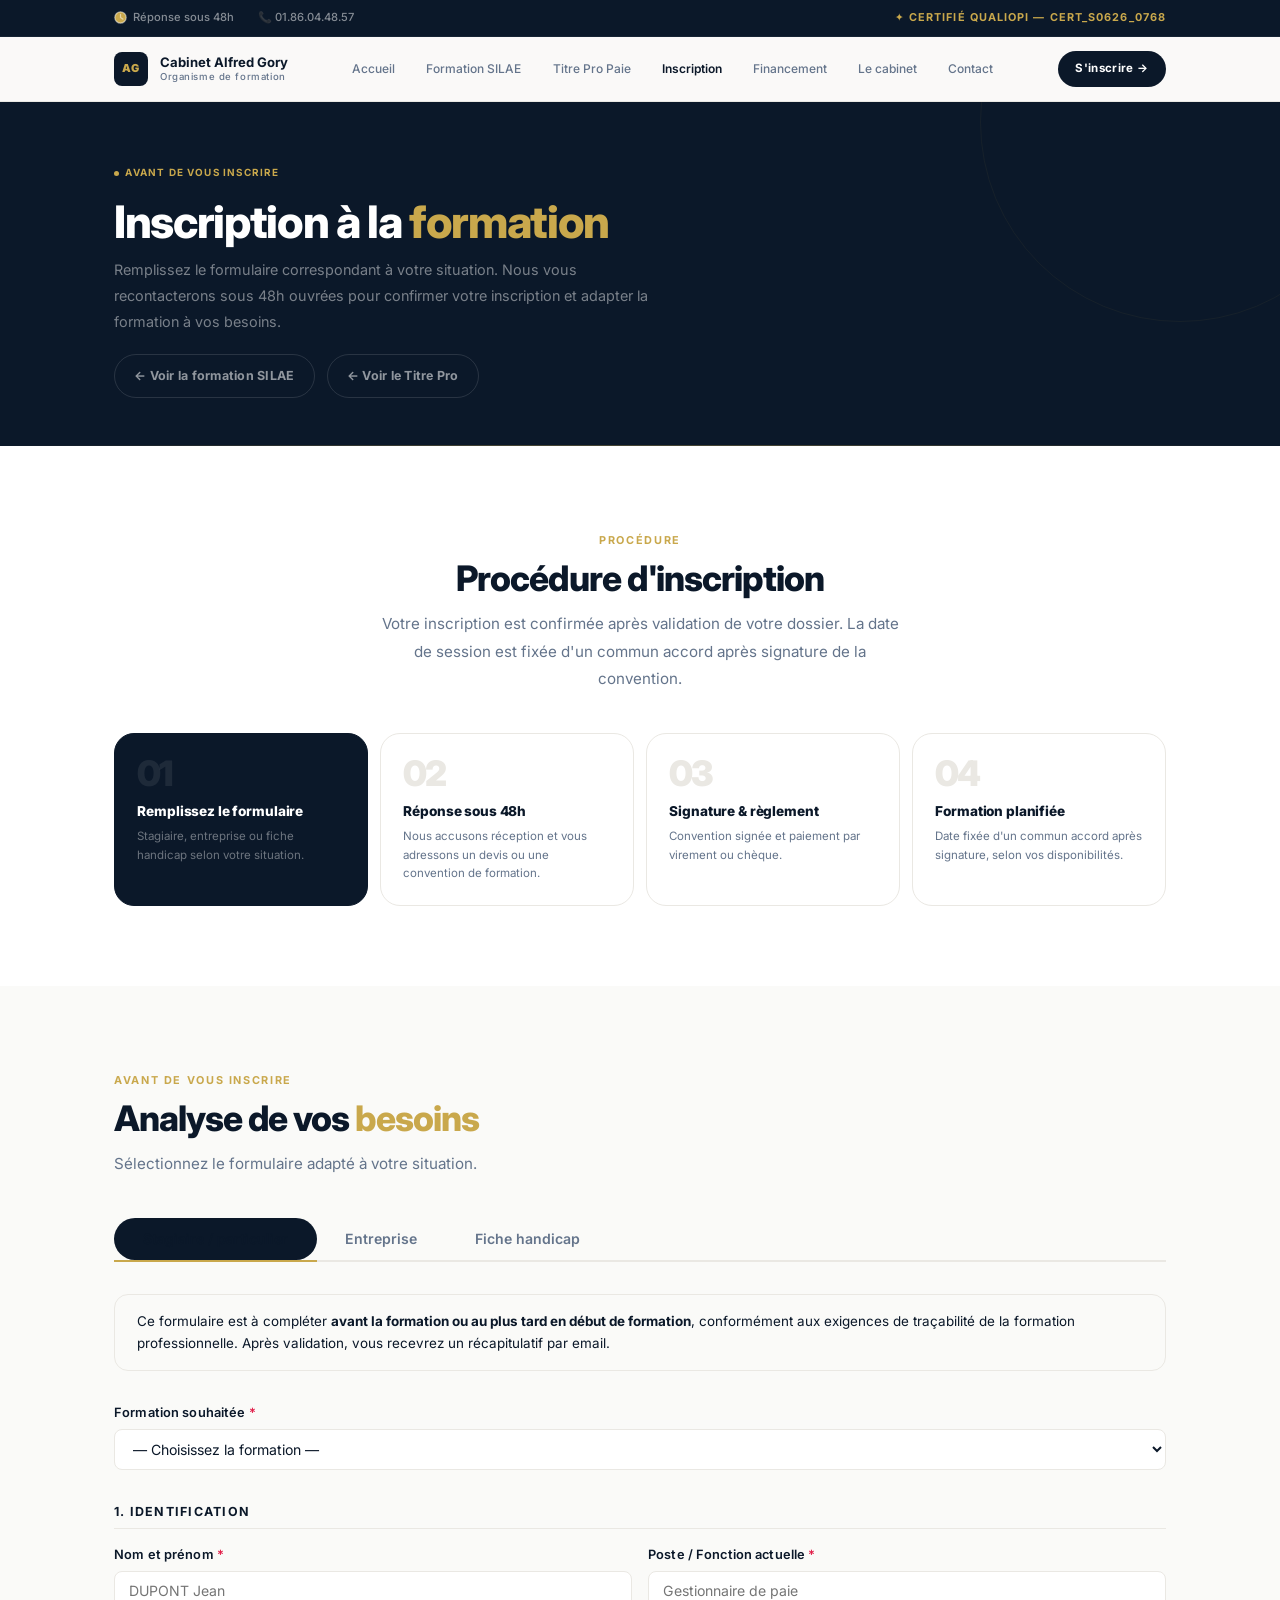
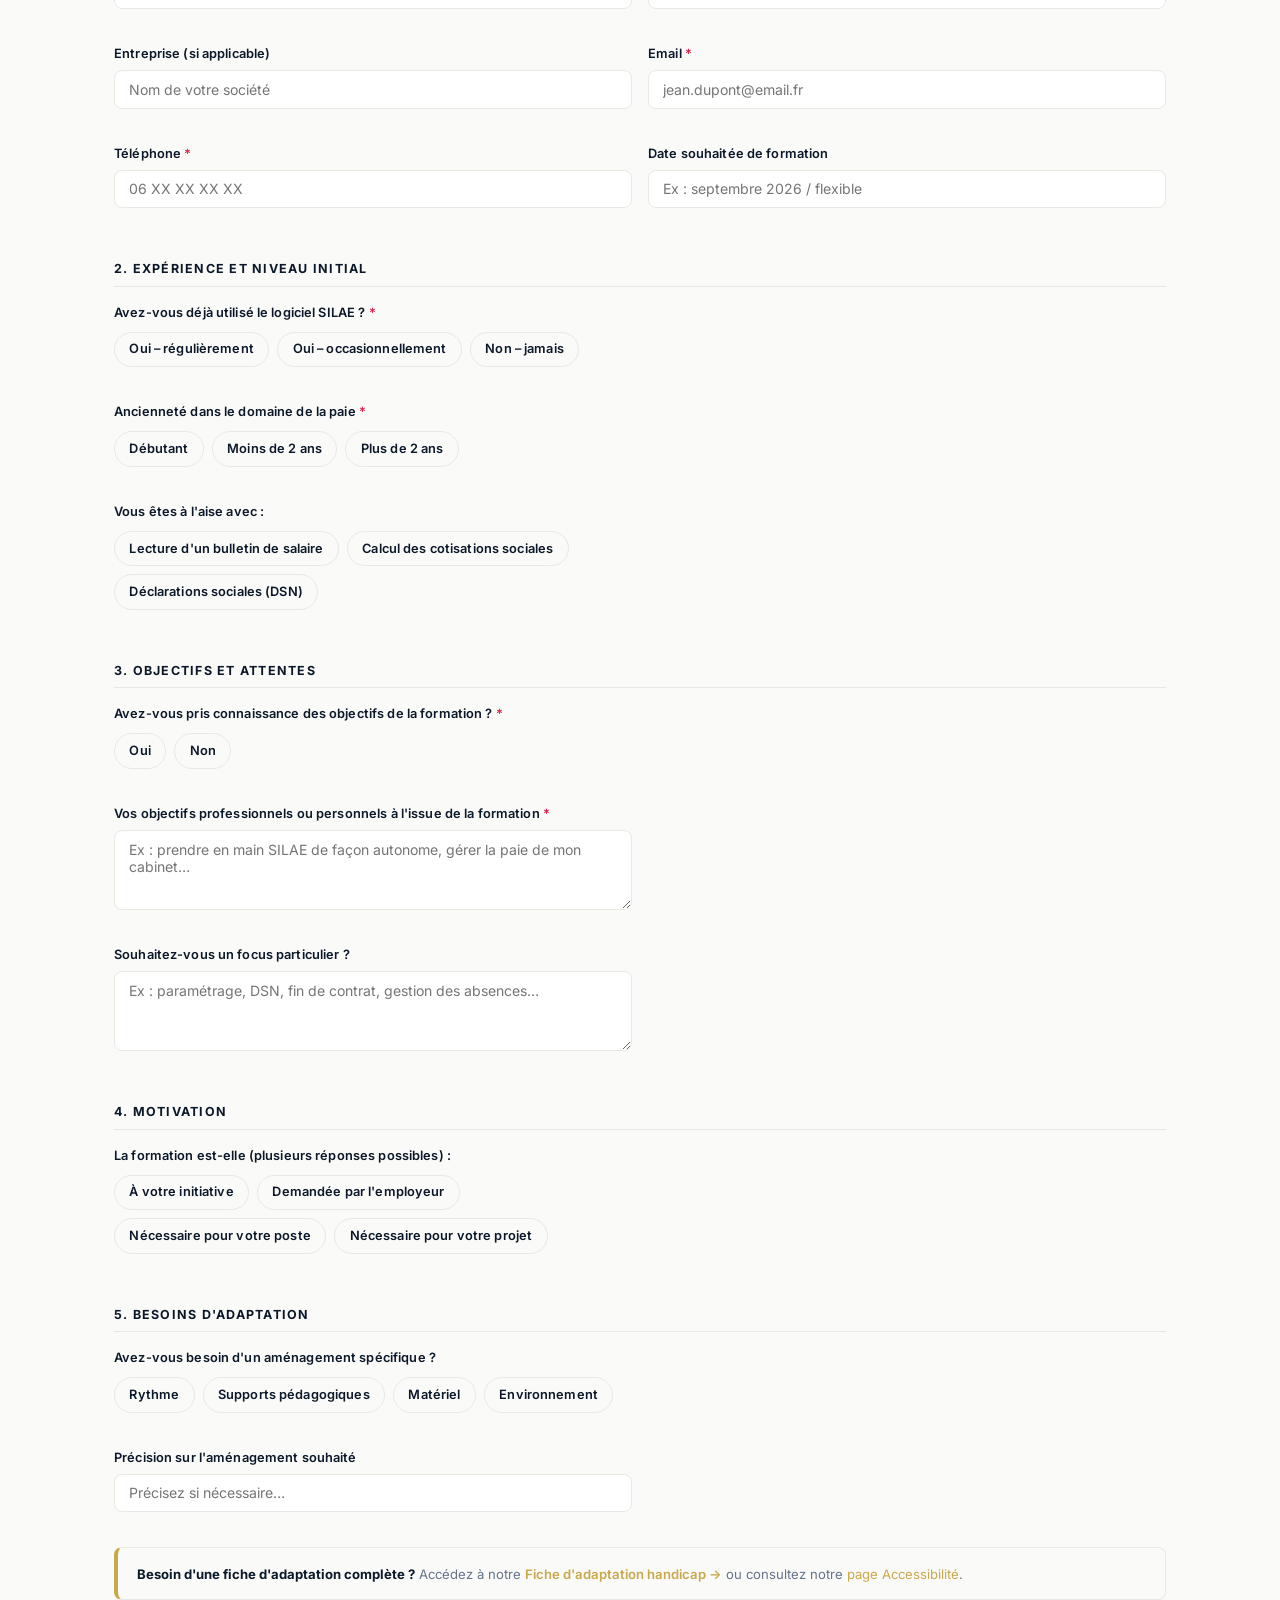
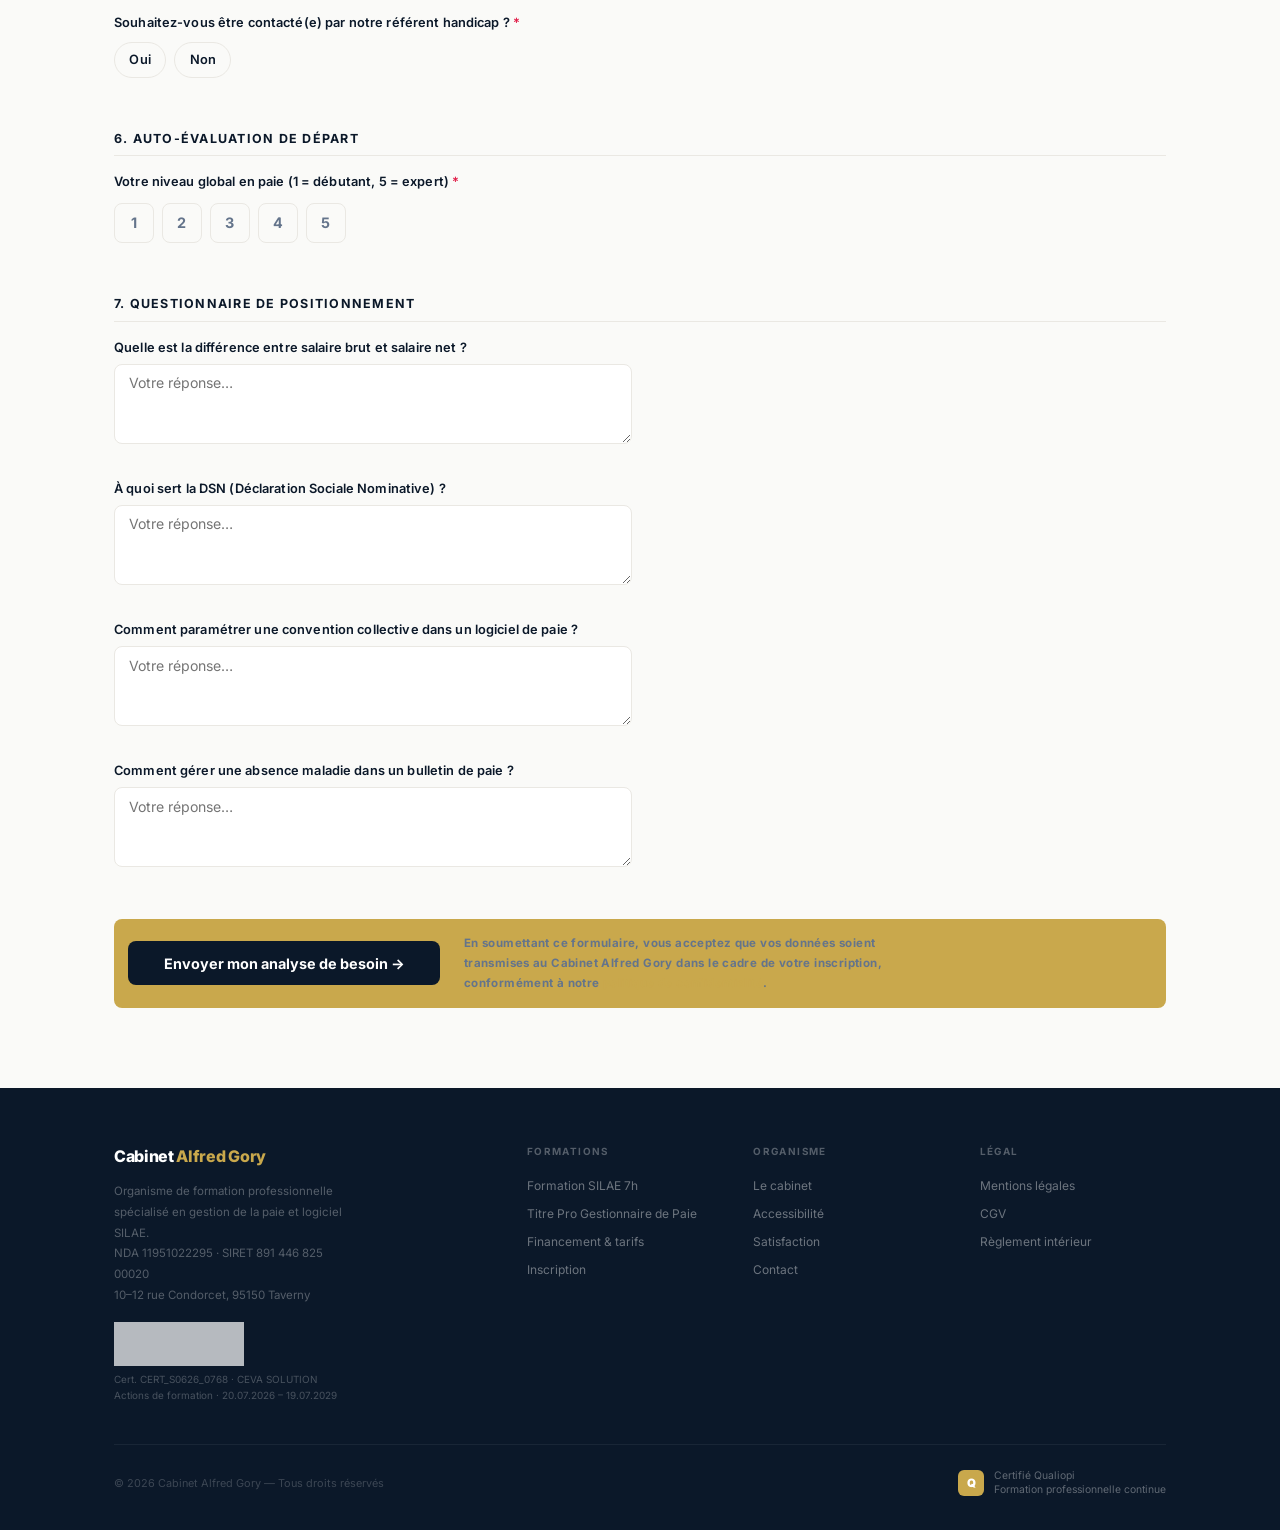
<file: inscription.html>
<!DOCTYPE html>
<html lang="fr">
<head>
  <meta charset="UTF-8"/>
  <meta name="viewport" content="width=device-width,initial-scale=1.0"/>
  <title>Inscription — Formation SILAE &amp; Titre Pro | Cabinet Alfred Gory</title>
  <meta name="description" content="Inscrivez-vous à la formation SILAE 7h ou au Titre Pro Gestionnaire de Paie. Formulaire stagiaire, entreprise ou fiche d'adaptation handicap. Réponse sous 48h."/>
  <link rel="canonical" href="https://www.alfred-gory.com/inscription.html"/>
  <link rel="preconnect" href="https://fonts.googleapis.com"/>
  <link rel="preconnect" href="https://fonts.gstatic.com" crossorigin/>
  <link href="https://fonts.googleapis.com/css2?family=Inter:wght@300;400;500;600;700;800;900&display=swap" rel="stylesheet"/>
  <link rel="stylesheet" href="style.css"/>
  <style>
    /* TABS */
    .form-tabs{display:flex;gap:0;border-bottom:2px solid var(--border);margin-bottom:2rem}
    .form-tab{padding:.8rem 1.8rem;background:none;border:none;font-family:'Inter',sans-serif;font-size:.88rem;font-weight:600;color:var(--slate);cursor:pointer;position:relative;transition:color .2s}
    .form-tab.active{color:var(--navy)}
    .form-tab.active::after{content:'';position:absolute;bottom:-2px;left:0;right:0;height:2px;background:var(--gold)}
    .form-panel{display:none}
    .form-panel.active{display:block}
    /* FORM ELEMENTS */
    .form-intro{background:var(--cream);border:1px solid var(--border);border-radius:var(--r);padding:1rem 1.4rem;margin-bottom:2rem;font-size:.84rem;color:var(--navy)}
    .form-section-title{font-weight:700;color:var(--navy);font-size:.78rem;text-transform:uppercase;letter-spacing:.1em;margin:2rem 0 1rem;padding-bottom:.4rem;border-bottom:1px solid var(--border)}
    .form-row{display:grid;gap:1rem;margin-bottom:1rem}
    .form-row.cols2{grid-template-columns:1fr 1fr}
    .form-group{display:flex;flex-direction:column;gap:.35rem}
    .form-group label{font-size:.8rem;font-weight:600;color:var(--navy)}
    .form-group label .req{color:#e11d48}
    .form-group input,.form-group select,.form-group textarea{border:1.5px solid var(--border);border-radius:8px;padding:.6rem .9rem;font-size:.88rem;font-family:'Inter',sans-serif;color:var(--navy);background:#fff;width:100%;transition:border-color .2s}
    .form-group input:focus,.form-group select:focus,.form-group textarea:focus{outline:none;border-color:var(--navy)}
    .form-group textarea{resize:vertical;min-height:80px}
    .form-group .hint{font-size:.72rem;color:var(--slate)}
    .radio-group,.check-group{display:flex;flex-wrap:wrap;gap:.5rem;margin-top:.2rem}
    .radio-pill input,.check-pill input{display:none}
    .radio-pill label,.check-pill label{display:inline-flex;align-items:center;gap:.4rem;padding:.4rem .9rem;border:1.5px solid var(--border);border-radius:50px;font-size:.8rem;cursor:pointer;transition:all .2s;color:var(--navy)}
    .radio-pill input:checked+label,.check-pill input:checked+label{background:var(--navy);color:#fff;border-color:var(--navy)}
    .scale-group{display:flex;gap:.5rem;margin-top:.3rem}
    .scale-group input{display:none}
    .scale-group label{width:40px;height:40px;border:1.5px solid var(--border);border-radius:8px;display:flex;align-items:center;justify-content:center;font-size:.9rem;font-weight:700;cursor:pointer;transition:all .2s;color:var(--slate)}
    .scale-group input:checked+label{background:var(--navy);color:#fff;border-color:var(--navy)}
    .form-submit{margin-top:2rem;display:flex;align-items:center;gap:1.5rem;flex-wrap:wrap}
    .form-submit button{background:var(--navy);color:#fff;border:none;padding:.85rem 2.2rem;border-radius:8px;font-size:.9rem;font-weight:700;cursor:pointer;font-family:'Inter',sans-serif;transition:background .2s}
    .form-submit button:hover{background:var(--gold)}
    .form-gdpr{font-size:.72rem;color:var(--slate);max-width:420px}
    .form-hint-box{background:var(--cream);border:1px solid var(--border);border-left:4px solid var(--gold);border-radius:8px;padding:.9rem 1.2rem;margin:.8rem 0;font-size:.82rem;color:var(--slate);line-height:1.7}
    @media(max-width:600px){
      .form-row.cols2{grid-template-columns:1fr}
      .form-tabs{flex-direction:column;border-bottom:none;gap:.5rem}
      .form-tab{border:1.5px solid var(--border);border-radius:8px}
      .form-tab.active{background:var(--navy);color:#fff}
      .form-tab.active::after{display:none}
    }
  </style>
</head>
<body>

<!-- TOPBAR -->
<div class="topbar">
  <div class="container">
    <div class="topbar-left">
      <div class="topbar-item">
        <svg viewBox="0 0 16 16" fill="none"><circle cx="8" cy="8" r="7" stroke="currentColor" stroke-width="1.5"/><path d="M8 4v4l3 2" stroke="currentColor" stroke-width="1.5" stroke-linecap="round"/></svg>
        Réponse sous 48h
      </div>
      <div class="topbar-item">📞 01.86.04.48.57</div>
    </div>
    <div class="topbar-qualiopi">✦ Certifié Qualiopi — CERT_S0626_0768</div>
  </div>
</div>

<!-- NAV -->
<nav class="navbar" id="navbar">
  <div class="container">
    <a class="nav-logo" href="index.html">
      <div class="nav-logo-icon">AG</div>
      <div class="nav-logo-text">Cabinet Alfred Gory<span>Organisme de formation</span></div>
    </a>
    <div class="nav-links">
      <a class="nav-link" href="index.html">Accueil</a>
      <a class="nav-link" href="formations.html">Formation SILAE</a>
      <a class="nav-link" href="titre-pro-gestionnaire-paie.html">Titre Pro Paie</a>
      <a class="nav-link active" href="inscription.html">Inscription</a>
      <a class="nav-link" href="financement.html">Financement</a>
      <a class="nav-link" href="cabinet.html">Le cabinet</a>
      <a class="nav-link" href="contact.html">Contact</a>
    </div>
    <a class="nav-cta" href="inscription.html">S'inscrire →</a>
    <button class="nav-burger" id="navBurger" aria-label="Menu"><span></span><span></span><span></span></button>
  </div>
</nav>

<div class="mobile-nav" id="mobileNav">
  <div class="mobile-nav-header">
    <div class="nav-logo"><div class="nav-logo-icon">AG</div><div class="nav-logo-text">Cabinet Alfred Gory<span>Organisme de formation</span></div></div>
    <button class="mobile-nav-close" id="mobileNavClose">✕</button>
  </div>
  <div class="mobile-nav-links">
    <a class="mobile-nav-link" href="index.html">Accueil</a>
    <a class="mobile-nav-link" href="formations.html">Formation SILAE</a>
    <a class="mobile-nav-link" href="titre-pro-gestionnaire-paie.html">Titre Pro Paie</a>
    <a class="mobile-nav-link" href="inscription.html">Inscription</a>
    <a class="mobile-nav-link" href="financement.html">Financement</a>
    <a class="mobile-nav-link" href="cabinet.html">Le cabinet</a>
    <a class="mobile-nav-link" href="accessibilite.html">Accessibilité</a>
    <a class="mobile-nav-link" href="satisfaction.html">Satisfaction</a>
    <a class="mobile-nav-link" href="contact.html">Contact</a>
  </div>
  <div class="mobile-nav-bottom"><a class="mobile-nav-cta" href="inscription.html">S'inscrire maintenant →</a></div>
</div>

<!-- PAGE HERO -->
<div class="page-hero">
  <div class="page-hero-geo"></div>
  <div class="container">
    <div class="page-hero-inner">
      <div class="page-hero-badge">Avant de vous inscrire</div>
      <h1>Inscription à la <span class="accent">formation</span></h1>
      <p>Remplissez le formulaire correspondant à votre situation. Nous vous recontacterons sous 48h ouvrées pour confirmer votre inscription et adapter la formation à vos besoins.</p>
      <div style="display:flex;gap:.75rem;margin-top:1.2rem;flex-wrap:wrap">
        <a href="formations.html" class="btn btn-ghost">← Voir la formation SILAE</a>
        <a href="titre-pro-gestionnaire-paie.html" class="btn btn-ghost">← Voir le Titre Pro</a>
      </div>
    </div>
  </div>
</div>

<!-- ÉTAPES D'INSCRIPTION -->
<section class="section alt" id="inscription">
  <div class="container">
    <div class="section-header center reveal">
      <div class="section-eyebrow">Procédure</div>
      <h2 class="section-title">Procédure d'inscription</h2>
      <p class="section-sub">Votre inscription est confirmée après validation de votre dossier. La date de session est fixée d'un commun accord après signature de la convention.</p>
    </div>
    <div class="steps-grid">
      <div class="step-card active reveal reveal-delay-1">
        <div class="step-num">01</div>
        <div class="step-name">Remplissez le formulaire</div>
        <div class="step-detail">Stagiaire, entreprise ou fiche handicap selon votre situation.</div>
      </div>
      <div class="step-card reveal reveal-delay-2">
        <div class="step-num">02</div>
        <div class="step-name">Réponse sous 48h</div>
        <div class="step-detail">Nous accusons réception et vous adressons un devis ou une convention de formation.</div>
      </div>
      <div class="step-card reveal reveal-delay-3">
        <div class="step-num">03</div>
        <div class="step-name">Signature &amp; règlement</div>
        <div class="step-detail">Convention signée et paiement par virement ou chèque.</div>
      </div>
      <div class="step-card reveal reveal-delay-4">
        <div class="step-num">04</div>
        <div class="step-name">Formation planifiée</div>
        <div class="step-detail">Date fixée d'un commun accord après signature, selon vos disponibilités.</div>
      </div>
    </div>
  </div>
</section>

<!-- FORMULAIRES -->
<section class="section" id="analyse-besoins">
  <div class="container">
    <div class="section-header reveal">
      <div class="section-eyebrow">Avant de vous inscrire</div>
      <h2 class="section-title">Analyse de vos <span class="accent">besoins</span></h2>
      <p class="section-sub">Sélectionnez le formulaire adapté à votre situation.</p>
    </div>

    <div class="form-tabs" id="form-tabs">
      <button class="form-tab active" onclick="switchTab('stagiaire',this)">Stagiaire / particulier</button>
      <button class="form-tab" onclick="switchTab('entreprise',this)">Entreprise</button>
      <button class="form-tab" onclick="switchTab('accessibilite',this)">Fiche handicap</button>
    </div>

    <!-- ═══ FORMULAIRE STAGIAIRE ═══ -->
    <div class="form-panel active" id="panel-stagiaire">
      <div class="form-intro">
        Ce formulaire est à compléter <strong>avant la formation ou au plus tard en début de formation</strong>, conformément aux exigences de traçabilité de la formation professionnelle. Après validation, vous recevrez un récapitulatif par email.
      </div>

      <form id="form-stagiaire" action="mail.php" method="POST">
        <input type="hidden" name="_form_type" value="Inscription Stagiaire"/>
        <input type="hidden" name="_subject" value="[INSCRIPTION STAGIAIRE] Analyse du besoin — Cabinet Alfred Gory"/>
        <input type="hidden" name="_next" value="merci.html"/>
        <input type="text" name="_hp" style="display:none" tabindex="-1" autocomplete="off"/>

        <div class="form-group" style="margin-bottom:1.2rem">
          <label>Formation souhaitée <span class="req">*</span></label>
          <select name="formation_souhaitee" required>
            <option value="">— Choisissez la formation —</option>
            <option value="Maîtriser SILAE (7h — 450€ TTC)">Maîtriser SILAE (7h — 450€ TTC)</option>
            <option value="Titre Professionnel Gestionnaire de Paie (455h — 3 500€)">Titre Professionnel Gestionnaire de Paie (455h — 3 500€)</option>
          </select>
        </div>

        <div class="form-section-title">1. Identification</div>
        <div class="form-row cols2">
          <div class="form-group">
            <label>Nom et prénom <span class="req">*</span></label>
            <input type="text" name="nom_prenom" required placeholder="DUPONT Jean"/>
          </div>
          <div class="form-group">
            <label>Poste / Fonction actuelle <span class="req">*</span></label>
            <input type="text" name="poste" required placeholder="Gestionnaire de paie"/>
          </div>
        </div>
        <div class="form-row cols2">
          <div class="form-group">
            <label>Entreprise (si applicable)</label>
            <input type="text" name="entreprise" placeholder="Nom de votre société"/>
          </div>
          <div class="form-group">
            <label>Email <span class="req">*</span></label>
            <input type="email" name="email" required placeholder="jean.dupont@email.fr"/>
          </div>
        </div>
        <div class="form-row cols2">
          <div class="form-group">
            <label>Téléphone <span class="req">*</span></label>
            <input type="tel" name="telephone" required placeholder="06 XX XX XX XX"/>
          </div>
          <div class="form-group">
            <label>Date souhaitée de formation</label>
            <input type="text" name="date_souhaitee" placeholder="Ex : septembre 2026 / flexible"/>
          </div>
        </div>

        <div class="form-section-title">2. Expérience et niveau initial</div>
        <div class="form-row">
          <div class="form-group">
            <label>Avez-vous déjà utilisé le logiciel SILAE ? <span class="req">*</span></label>
            <div class="radio-group">
              <div class="radio-pill"><input type="radio" name="utilisation_silae" id="s_sil1" value="Oui – régulièrement" required/><label for="s_sil1">Oui – régulièrement</label></div>
              <div class="radio-pill"><input type="radio" name="utilisation_silae" id="s_sil2" value="Oui – occasionnellement"/><label for="s_sil2">Oui – occasionnellement</label></div>
              <div class="radio-pill"><input type="radio" name="utilisation_silae" id="s_sil3" value="Non – jamais"/><label for="s_sil3">Non – jamais</label></div>
            </div>
          </div>
        </div>
        <div class="form-row">
          <div class="form-group">
            <label>Ancienneté dans le domaine de la paie <span class="req">*</span></label>
            <div class="radio-group">
              <div class="radio-pill"><input type="radio" name="anciennete" id="s_anc1" value="Débutant" required/><label for="s_anc1">Débutant</label></div>
              <div class="radio-pill"><input type="radio" name="anciennete" id="s_anc2" value="Moins de 2 ans"/><label for="s_anc2">Moins de 2 ans</label></div>
              <div class="radio-pill"><input type="radio" name="anciennete" id="s_anc3" value="Plus de 2 ans"/><label for="s_anc3">Plus de 2 ans</label></div>
            </div>
          </div>
        </div>
        <div class="form-row">
          <div class="form-group">
            <label>Vous êtes à l'aise avec :</label>
            <div class="check-group">
              <div class="check-pill"><input type="checkbox" name="aisance[]" id="s_a1" value="Lecture d'un bulletin de salaire"/><label for="s_a1">Lecture d'un bulletin de salaire</label></div>
              <div class="check-pill"><input type="checkbox" name="aisance[]" id="s_a2" value="Calcul des cotisations sociales"/><label for="s_a2">Calcul des cotisations sociales</label></div>
              <div class="check-pill"><input type="checkbox" name="aisance[]" id="s_a3" value="Déclarations sociales (DSN)"/><label for="s_a3">Déclarations sociales (DSN)</label></div>
            </div>
          </div>
        </div>

        <div class="form-section-title">3. Objectifs et attentes</div>
        <div class="form-row">
          <div class="form-group">
            <label>Avez-vous pris connaissance des objectifs de la formation ? <span class="req">*</span></label>
            <div class="radio-group">
              <div class="radio-pill"><input type="radio" name="objectifs_pris_connaissance" id="s_obj1" value="Oui" required/><label for="s_obj1">Oui</label></div>
              <div class="radio-pill"><input type="radio" name="objectifs_pris_connaissance" id="s_obj2" value="Non"/><label for="s_obj2">Non</label></div>
            </div>
          </div>
        </div>
        <div class="form-row">
          <div class="form-group">
            <label>Vos objectifs professionnels ou personnels à l'issue de la formation <span class="req">*</span></label>
            <textarea name="objectifs" required placeholder="Ex : prendre en main SILAE de façon autonome, gérer la paie de mon cabinet…"></textarea>
          </div>
        </div>
        <div class="form-row">
          <div class="form-group">
            <label>Souhaitez-vous un focus particulier ?</label>
            <textarea name="focus" placeholder="Ex : paramétrage, DSN, fin de contrat, gestion des absences…"></textarea>
          </div>
        </div>

        <div class="form-section-title">4. Motivation</div>
        <div class="form-row">
          <div class="form-group">
            <label>La formation est-elle (plusieurs réponses possibles) :</label>
            <div class="check-group">
              <div class="check-pill"><input type="checkbox" name="motivation[]" id="s_m1" value="À votre initiative"/><label for="s_m1">À votre initiative</label></div>
              <div class="check-pill"><input type="checkbox" name="motivation[]" id="s_m2" value="Demandée par l'employeur"/><label for="s_m2">Demandée par l'employeur</label></div>
              <div class="check-pill"><input type="checkbox" name="motivation[]" id="s_m3" value="Nécessaire pour votre poste"/><label for="s_m3">Nécessaire pour votre poste</label></div>
              <div class="check-pill"><input type="checkbox" name="motivation[]" id="s_m4" value="Nécessaire pour votre projet"/><label for="s_m4">Nécessaire pour votre projet</label></div>
            </div>
          </div>
        </div>

        <div class="form-section-title">5. Besoins d'adaptation</div>
        <div class="form-row">
          <div class="form-group">
            <label>Avez-vous besoin d'un aménagement spécifique ?</label>
            <div class="check-group">
              <div class="check-pill"><input type="checkbox" name="amenagement[]" id="s_am1" value="Rythme"/><label for="s_am1">Rythme</label></div>
              <div class="check-pill"><input type="checkbox" name="amenagement[]" id="s_am2" value="Supports pédagogiques"/><label for="s_am2">Supports pédagogiques</label></div>
              <div class="check-pill"><input type="checkbox" name="amenagement[]" id="s_am3" value="Matériel"/><label for="s_am3">Matériel</label></div>
              <div class="check-pill"><input type="checkbox" name="amenagement[]" id="s_am4" value="Environnement"/><label for="s_am4">Environnement</label></div>
            </div>
          </div>
        </div>
        <div class="form-row">
          <div class="form-group">
            <label>Précision sur l'aménagement souhaité</label>
            <input type="text" name="amenagement_detail" placeholder="Précisez si nécessaire…"/>
          </div>
        </div>
        <div class="form-hint-box">
          <strong style="color:var(--navy)">Besoin d'une fiche d'adaptation complète ?</strong>
          Accédez à notre <a href="#" onclick="switchTab('accessibilite',document.querySelectorAll('.form-tab')[2]);window.scrollTo({top:document.querySelector('#form-tabs').offsetTop-100,behavior:'smooth'});return false" style="color:var(--gold);font-weight:600">Fiche d'adaptation handicap →</a>
          ou consultez notre <a href="accessibilite.html" style="color:var(--gold)">page Accessibilité</a>.
        </div>
        <div class="form-row">
          <div class="form-group">
            <label>Souhaitez-vous être contacté(e) par notre référent handicap ? <span class="req">*</span></label>
            <div class="radio-group">
              <div class="radio-pill"><input type="radio" name="referent_handicap" id="s_rh1" value="Oui" required/><label for="s_rh1">Oui</label></div>
              <div class="radio-pill"><input type="radio" name="referent_handicap" id="s_rh2" value="Non"/><label for="s_rh2">Non</label></div>
            </div>
          </div>
        </div>

        <div class="form-section-title">6. Auto-évaluation de départ</div>
        <div class="form-row">
          <div class="form-group">
            <label>Votre niveau global en paie (1 = débutant, 5 = expert) <span class="req">*</span></label>
            <div class="scale-group">
              <input type="radio" name="niveau_paie" id="s_niv1" value="1" required/><label for="s_niv1">1</label>
              <input type="radio" name="niveau_paie" id="s_niv2" value="2"/><label for="s_niv2">2</label>
              <input type="radio" name="niveau_paie" id="s_niv3" value="3"/><label for="s_niv3">3</label>
              <input type="radio" name="niveau_paie" id="s_niv4" value="4"/><label for="s_niv4">4</label>
              <input type="radio" name="niveau_paie" id="s_niv5" value="5"/><label for="s_niv5">5</label>
            </div>
          </div>
        </div>

        <div class="form-section-title">7. Questionnaire de positionnement</div>
        <div class="form-row">
          <div class="form-group">
            <label>Quelle est la différence entre salaire brut et salaire net ?</label>
            <textarea name="q1_brut_net" placeholder="Votre réponse…" rows="2"></textarea>
          </div>
        </div>
        <div class="form-row">
          <div class="form-group">
            <label>À quoi sert la DSN (Déclaration Sociale Nominative) ?</label>
            <textarea name="q2_dsn" placeholder="Votre réponse…" rows="2"></textarea>
          </div>
        </div>
        <div class="form-row">
          <div class="form-group">
            <label>Comment paramétrer une convention collective dans un logiciel de paie ?</label>
            <textarea name="q3_convention" placeholder="Votre réponse…" rows="2"></textarea>
          </div>
        </div>
        <div class="form-row">
          <div class="form-group">
            <label>Comment gérer une absence maladie dans un bulletin de paie ?</label>
            <textarea name="q4_maladie" placeholder="Votre réponse…" rows="2"></textarea>
          </div>
        </div>

        <div class="form-submit">
          <button type="submit">Envoyer mon analyse de besoin →</button>
          <p class="form-gdpr">En soumettant ce formulaire, vous acceptez que vos données soient transmises au Cabinet Alfred Gory dans le cadre de votre inscription, conformément à notre <a href="mentions-legales.html" style="color:var(--gold)">politique de confidentialité</a>.</p>
        </div>
      </form>
    </div>

    <!-- ═══ FORMULAIRE ENTREPRISE ═══ -->
    <div class="form-panel" id="panel-entreprise">
      <div class="form-intro">
        Ce formulaire est à compléter <strong>avant contractualisation</strong>. Il permet au Cabinet Alfred Gory d'adapter la formation aux spécificités de votre entreprise. Un devis ou une convention de formation vous sera adressé(e) après validation.
      </div>

      <form id="form-entreprise" action="mail.php" method="POST">
        <input type="hidden" name="_form_type" value="Inscription Entreprise"/>
        <input type="hidden" name="_subject" value="[INSCRIPTION ENTREPRISE] Analyse du besoin — Cabinet Alfred Gory"/>
        <input type="hidden" name="_next" value="merci.html"/>
        <input type="text" name="_hp" style="display:none" tabindex="-1" autocomplete="off"/>

        <div class="form-group" style="margin-bottom:1.2rem">
          <label>Formation souhaitée <span class="req">*</span></label>
          <select name="formation_souhaitee" required>
            <option value="">— Choisissez la formation —</option>
            <option value="Maîtriser SILAE (7h — 450€ TTC)">Maîtriser SILAE (7h — 450€ TTC)</option>
            <option value="Titre Professionnel Gestionnaire de Paie (455h — 3 500€)">Titre Professionnel Gestionnaire de Paie (455h — 3 500€)</option>
          </select>
        </div>

        <div class="form-section-title">1. Identification de l'entreprise</div>
        <div class="form-row cols2">
          <div class="form-group">
            <label>Raison sociale <span class="req">*</span></label>
            <input type="text" name="raison_sociale" required placeholder="SAS MON ENTREPRISE"/>
          </div>
          <div class="form-group">
            <label>SIRET <span class="req">*</span></label>
            <input type="text" name="siret" required placeholder="00000000000000"/>
          </div>
        </div>
        <div class="form-row">
          <div class="form-group">
            <label>Adresse complète <span class="req">*</span></label>
            <input type="text" name="adresse" required placeholder="12 rue de la Paix, 75001 Paris"/>
          </div>
        </div>
        <div class="form-row cols2">
          <div class="form-group">
            <label>Nom du représentant <span class="req">*</span></label>
            <input type="text" name="representant" required placeholder="M. / Mme NOM Prénom"/>
          </div>
          <div class="form-group">
            <label>Fonction <span class="req">*</span></label>
            <input type="text" name="fonction_representant" required placeholder="Directeur(rice), DRH…"/>
          </div>
        </div>
        <div class="form-row cols2">
          <div class="form-group">
            <label>Téléphone <span class="req">*</span></label>
            <input type="tel" name="telephone_entreprise" required placeholder="01 XX XX XX XX"/>
          </div>
          <div class="form-group">
            <label>Email <span class="req">*</span></label>
            <input type="email" name="email_entreprise" required placeholder="contact@monentreprise.fr"/>
          </div>
        </div>

        <div class="form-section-title">2. Identification du ou des participants</div>
        <div class="form-row">
          <div class="form-group">
            <label>Nom / Prénom du participant <span class="req">*</span></label>
            <input type="text" name="participant_nom" required placeholder="NOM Prénom"/>
          </div>
        </div>
        <div class="form-row cols2">
          <div class="form-group">
            <label>Poste actuel <span class="req">*</span></label>
            <input type="text" name="participant_poste" required placeholder="Comptable, Gestionnaire paie…"/>
          </div>
          <div class="form-group">
            <label>Ancienneté</label>
            <input type="text" name="participant_anciennete" placeholder="Ex : 3 ans"/>
          </div>
        </div>
        <div class="form-row">
          <div class="form-group">
            <label>Participants supplémentaires (si plusieurs)</label>
            <textarea name="autres_participants" placeholder="Nom / Prénom — Poste (un par ligne)" rows="3"></textarea>
          </div>
        </div>

        <div class="form-section-title">3. Contexte et objectifs</div>
        <div class="form-row">
          <div class="form-group">
            <label>Pourquoi souhaitez-vous former ce(s) collaborateur(s) ? <span class="req">*</span></label>
            <div class="check-group">
              <div class="check-pill"><input type="checkbox" name="raison_formation[]" id="e_r1" value="Prise de poste"/><label for="e_r1">Prise de poste</label></div>
              <div class="check-pill"><input type="checkbox" name="raison_formation[]" id="e_r2" value="Montée en compétence"/><label for="e_r2">Montée en compétence</label></div>
              <div class="check-pill"><input type="checkbox" name="raison_formation[]" id="e_r3" value="Internalisation de la paie"/><label for="e_r3">Internalisation de la paie</label></div>
              <div class="check-pill"><input type="checkbox" name="raison_formation[]" id="e_r4" value="Mise à jour réglementaire"/><label for="e_r4">Mise à jour réglementaire</label></div>
            </div>
          </div>
        </div>
        <div class="form-row">
          <div class="form-group">
            <label>Objectif opérationnel attendu à l'issue de la formation <span class="req">*</span></label>
            <textarea name="objectif_operationnel" required placeholder="Ex : être autonome sur la gestion des bulletins de paie mensuel dans SILAE…"></textarea>
          </div>
        </div>
        <div class="form-row cols2">
          <div class="form-group">
            <label>Niveau actuel du collaborateur <span class="req">*</span></label>
            <div class="radio-group">
              <div class="radio-pill"><input type="radio" name="niveau_collaborateur" id="e_niv1" value="Débutant" required/><label for="e_niv1">Débutant</label></div>
              <div class="radio-pill"><input type="radio" name="niveau_collaborateur" id="e_niv2" value="Intermédiaire"/><label for="e_niv2">Intermédiaire</label></div>
              <div class="radio-pill"><input type="radio" name="niveau_collaborateur" id="e_niv3" value="Confirmé"/><label for="e_niv3">Confirmé</label></div>
            </div>
          </div>
          <div class="form-group">
            <label>Utilise-t-il déjà SILAE ? <span class="req">*</span></label>
            <div class="radio-group">
              <div class="radio-pill"><input type="radio" name="utilise_silae" id="e_sil1" value="Oui" required/><label for="e_sil1">Oui</label></div>
              <div class="radio-pill"><input type="radio" name="utilise_silae" id="e_sil2" value="Non"/><label for="e_sil2">Non</label></div>
            </div>
          </div>
        </div>

        <div class="form-section-title">4. Environnement professionnel</div>
        <div class="form-row cols2">
          <div class="form-group">
            <label>Convention collective appliquée <span class="req">*</span></label>
            <input type="text" name="convention_collective" required placeholder="Ex : Syntec, Métallurgie, HCR…"/>
          </div>
          <div class="form-group">
            <label>Nombre de salariés</label>
            <input type="number" name="nb_salaries" placeholder="Ex : 12" min="1"/>
          </div>
        </div>
        <div class="form-row">
          <div class="form-group">
            <label>La gestion de la paie est actuellement <span class="req">*</span></label>
            <div class="radio-group">
              <div class="radio-pill"><input type="radio" name="gestion_paie" id="e_gp1" value="Externalisée" required/><label for="e_gp1">Externalisée</label></div>
              <div class="radio-pill"><input type="radio" name="gestion_paie" id="e_gp2" value="Internalisation en cours"/><label for="e_gp2">Internalisation en cours</label></div>
              <div class="radio-pill"><input type="radio" name="gestion_paie" id="e_gp3" value="Déjà internalisée"/><label for="e_gp3">Déjà internalisée</label></div>
            </div>
          </div>
        </div>
        <div class="form-row">
          <div class="form-group">
            <label>Spécificités à prendre en compte</label>
            <textarea name="specificites" placeholder="Ex : multi-conventions, temps partiels, contrats aidés, dossiers multi-établissements…" rows="2"></textarea>
          </div>
        </div>

        <div class="form-section-title">5. Modalités souhaitées</div>
        <div class="form-row cols2">
          <div class="form-group">
            <label>Format de formation souhaité <span class="req">*</span></label>
            <div class="radio-group">
              <div class="radio-pill"><input type="radio" name="format_formation" id="e_fmt1" value="Inter-entreprise" required/><label for="e_fmt1">Inter-entreprise</label></div>
              <div class="radio-pill"><input type="radio" name="format_formation" id="e_fmt2" value="Intra-entreprise (vos locaux)"/><label for="e_fmt2">Intra — vos locaux</label></div>
              <div class="radio-pill"><input type="radio" name="format_formation" id="e_fmt3" value="Intra-entreprise (locaux OF)"/><label for="e_fmt3">Intra — nos locaux</label></div>
            </div>
          </div>
          <div class="form-group">
            <label>Délai de mise en œuvre souhaité</label>
            <input type="text" name="delai" placeholder="Ex : dans le mois, avant septembre 2026…"/>
          </div>
        </div>
        <div class="form-row">
          <div class="form-group">
            <label>Contraintes particulières</label>
            <textarea name="contraintes" placeholder="Jours indisponibles, lieu spécifique, contraintes horaires…" rows="2"></textarea>
          </div>
        </div>

        <div class="form-section-title">6. Besoins d'adaptation</div>
        <div class="form-row">
          <div class="form-group">
            <label>L'entreprise signale-t-elle un besoin d'aménagement pour un participant ? <span class="req">*</span></label>
            <div class="radio-group">
              <div class="radio-pill"><input type="radio" name="besoin_amenagement" id="e_am1" value="Oui" required/><label for="e_am1">Oui</label></div>
              <div class="radio-pill"><input type="radio" name="besoin_amenagement" id="e_am2" value="Non"/><label for="e_am2">Non</label></div>
            </div>
          </div>
        </div>
        <div class="form-row">
          <div class="form-group">
            <label>Si oui, précisez</label>
            <textarea name="amenagement_entreprise" placeholder="Décrivez le besoin d'aménagement…" rows="2"></textarea>
          </div>
        </div>
        <div class="form-hint-box">
          <strong style="color:var(--navy)">Besoin d'une fiche d'adaptation complète ?</strong>
          Accédez à notre <a href="#" onclick="switchTab('accessibilite',document.querySelectorAll('.form-tab')[2]);window.scrollTo({top:document.querySelector('#form-tabs').offsetTop-100,behavior:'smooth'});return false" style="color:var(--gold);font-weight:600">Fiche d'adaptation handicap →</a>
        </div>

        <div class="form-submit">
          <button type="submit">Envoyer l'analyse de besoin entreprise →</button>
          <p class="form-gdpr">En soumettant ce formulaire, vous acceptez que vos données soient transmises au Cabinet Alfred Gory dans le cadre de votre inscription, conformément à notre <a href="mentions-legales.html" style="color:var(--gold)">politique de confidentialité</a>.</p>
        </div>
      </form>
    </div>

    <!-- ═══ PANEL ACCESSIBILITÉ ═══ -->
    <div class="form-panel" id="panel-accessibilite">
      <div class="form-intro">
        Ce formulaire s'adresse aux personnes en situation de handicap souhaitant bénéficier d'aménagements spécifiques. Votre demande est traitée de façon <strong>confidentielle</strong> par notre référent handicap M. Sabri GORY. Aucune information médicale n'est obligatoire.
      </div>

      <form id="form-accessibilite" action="mail.php" method="POST">
        <input type="hidden" name="_form_type" value="Fiche Adaptation Handicap"/>
        <input type="hidden" name="_subject" value="[ADAPTATION HANDICAP] Fiche d'adaptation — Cabinet Alfred Gory"/>
        <input type="hidden" name="_next" value="merci.html"/>
        <input type="text" name="_hp" style="display:none" tabindex="-1" autocomplete="off"/>

        <div class="form-section-title">1. Vos coordonnées</div>
        <div class="form-row cols2">
          <div class="form-group">
            <label>Nom et prénom <span class="req">*</span></label>
            <input type="text" name="nom_prenom_psh" required placeholder="DUPONT Jean"/>
          </div>
          <div class="form-group">
            <label>Email <span class="req">*</span></label>
            <input type="email" name="email_psh" required placeholder="jean.dupont@email.fr"/>
          </div>
        </div>
        <div class="form-row cols2">
          <div class="form-group">
            <label>Téléphone <span class="req">*</span></label>
            <input type="tel" name="telephone_psh" required placeholder="06 XX XX XX XX"/>
          </div>
          <div class="form-group">
            <label>Date souhaitée de formation</label>
            <input type="text" name="date_psh" placeholder="Ex : septembre 2026 / flexible"/>
          </div>
        </div>

        <div class="form-section-title">2. Aménagements souhaités</div>
        <div class="form-row">
          <div class="form-group">
            <label>Quels types d'aménagements vous seraient utiles ?</label>
            <div class="check-group">
              <div class="check-pill"><input type="checkbox" name="amenagement_psh[]" id="psh_a1" value="Supports en grand caractère"/><label for="psh_a1">Supports en grand caractère</label></div>
              <div class="check-pill"><input type="checkbox" name="amenagement_psh[]" id="psh_a2" value="Pauses supplémentaires"/><label for="psh_a2">Pauses supplémentaires</label></div>
              <div class="check-pill"><input type="checkbox" name="amenagement_psh[]" id="psh_a3" value="Rythme allégé"/><label for="psh_a3">Rythme allégé</label></div>
              <div class="check-pill"><input type="checkbox" name="amenagement_psh[]" id="psh_a4" value="Matériel spécifique"/><label for="psh_a4">Matériel spécifique</label></div>
              <div class="check-pill"><input type="checkbox" name="amenagement_psh[]" id="psh_a5" value="Format distanciel privilégié"/><label for="psh_a5">Format distanciel</label></div>
              <div class="check-pill"><input type="checkbox" name="amenagement_psh[]" id="psh_a6" value="Reformulation des consignes"/><label for="psh_a6">Reformulation des consignes</label></div>
            </div>
          </div>
        </div>
        <div class="form-row">
          <div class="form-group">
            <label>Décrivez votre besoin ou précisez les adaptations souhaitées</label>
            <textarea name="besoin_detail_psh" rows="4" placeholder="Décrivez librement votre situation et les aménagements qui vous ont été utiles par le passé…"></textarea>
          </div>
        </div>
        <div class="form-row">
          <div class="form-group">
            <label>Avez-vous déjà bénéficié d'aménagements de formation par le passé ?</label>
            <div class="radio-group">
              <div class="radio-pill"><input type="radio" name="amenagements_anterieurs" id="psh_ant1" value="Oui"/><label for="psh_ant1">Oui</label></div>
              <div class="radio-pill"><input type="radio" name="amenagements_anterieurs" id="psh_ant2" value="Non"/><label for="psh_ant2">Non</label></div>
            </div>
          </div>
        </div>

        <div class="form-section-title">3. Préférences de contact</div>
        <div class="form-row">
          <div class="form-group">
            <label>Disposez-vous d'une RQTH (Reconnaissance Qualité Travailleur Handicapé) ?</label>
            <div class="radio-group">
              <div class="radio-pill"><input type="radio" name="rqth" id="psh_rqth1" value="Oui"/><label for="psh_rqth1">Oui</label></div>
              <div class="radio-pill"><input type="radio" name="rqth" id="psh_rqth2" value="Non"/><label for="psh_rqth2">Non</label></div>
              <div class="radio-pill"><input type="radio" name="rqth" id="psh_rqth3" value="En cours"/><label for="psh_rqth3">En cours</label></div>
            </div>
            <span class="hint">La RQTH n'est pas obligatoire pour bénéficier d'aménagements.</span>
          </div>
        </div>
        <div class="form-row">
          <div class="form-group">
            <label>Souhaitez-vous un entretien avec notre référent handicap avant la formation ? <span class="req">*</span></label>
            <div class="radio-group">
              <div class="radio-pill"><input type="radio" name="entretien_psh" id="psh_e1" value="Oui, par téléphone" required/><label for="psh_e1">Oui, par téléphone</label></div>
              <div class="radio-pill"><input type="radio" name="entretien_psh" id="psh_e2" value="Oui, par visioconférence"/><label for="psh_e2">Oui, par visio</label></div>
              <div class="radio-pill"><input type="radio" name="entretien_psh" id="psh_e3" value="Non, par email suffit"/><label for="psh_e3">Non, email suffit</label></div>
            </div>
          </div>
        </div>

        <div class="form-submit">
          <button type="submit">Envoyer ma fiche d'adaptation →</button>
          <p class="form-gdpr">Vos données sont traitées de manière strictement confidentielle par le référent handicap. Conformément à notre <a href="mentions-legales.html" style="color:var(--gold)">politique de confidentialité</a>, aucune information n'est transmise à des tiers sans votre accord.</p>
        </div>
      </form>

      <div style="margin-top:1.5rem" class="form-hint-box">
        <strong>En savoir plus :</strong> Consultez notre <a href="accessibilite.html" style="color:var(--gold);font-weight:600">politique d'accessibilité complète</a> pour découvrir les adaptations disponibles et nos partenaires locaux handicap (Cap Emploi 95, MDPH Val d'Oise, AGEFIPH…).
      </div>
    </div>
  </div>
</section>

<!-- FOOTER -->
<footer class="site-footer">
  <div class="container">
    <div class="footer-grid">
      <div class="footer-brand">
        <div class="footer-logo">Cabinet <em>Alfred Gory</em></div>
        <p>Organisme de formation professionnelle spécialisé en gestion de la paie et logiciel SILAE.<br>NDA 11951022295 · SIRET 891 446 825 00020<br>10–12 rue Condorcet, 95150 Taverny</p>
        <div style="margin-top:1rem"><img src="qualiopi.png" alt="Logo Qualiopi" style="height:44px;filter:brightness(0) invert(1);opacity:.7;display:block;margin-bottom:.4rem"/><p style="font-size:.62rem;color:rgba(255,255,255,.25);line-height:1.6">Cert. CERT_S0626_0768 · CEVA SOLUTION<br>Actions de formation · 20.07.2026 – 19.07.2029</p></div>
      </div>
      <div>
        <div class="footer-heading">Formations</div>
        <div class="footer-links">
          <a href="formations.html">Formation SILAE 7h</a>
          <a href="titre-pro-gestionnaire-paie.html">Titre Pro Gestionnaire de Paie</a>
          <a href="financement.html">Financement &amp; tarifs</a>
          <a href="inscription.html">Inscription</a>
        </div>
      </div>
      <div>
        <div class="footer-heading">Organisme</div>
        <div class="footer-links">
          <a href="cabinet.html">Le cabinet</a>
          <a href="accessibilite.html">Accessibilité</a>
          <a href="satisfaction.html">Satisfaction</a>
          <a href="contact.html">Contact</a>
        </div>
      </div>
      <div>
        <div class="footer-heading">Légal</div>
        <div class="footer-links">
          <a href="mentions-legales.html">Mentions légales</a>
          <a href="conditions-generales.html">CGV</a>
          <a href="reglement-interieur.html">Règlement intérieur</a>
        </div>
      </div>
    </div>
    <hr class="footer-sep"/>
    <div class="footer-bottom">
      <div class="footer-copy">© 2026 Cabinet Alfred Gory — Tous droits réservés</div>
      <div class="footer-qualiopi"><div class="footer-q-badge">Q</div><div class="footer-q-text">Certifié Qualiopi<br>Formation professionnelle continue</div></div>
    </div>
  </div>
</footer>

<button class="back-top" id="backTop" aria-label="Retour en haut">↑</button>
<script src="animations.js"></script>
<script>
function switchTab(tabId, btn) {
  document.querySelectorAll('.form-tab').forEach(function(t){ t.classList.remove('active'); });
  document.querySelectorAll('.form-panel').forEach(function(p){ p.classList.remove('active'); });
  btn.classList.add('active');
  document.getElementById('panel-' + tabId).classList.add('active');
}
</script>
</body>
</html>
</file>
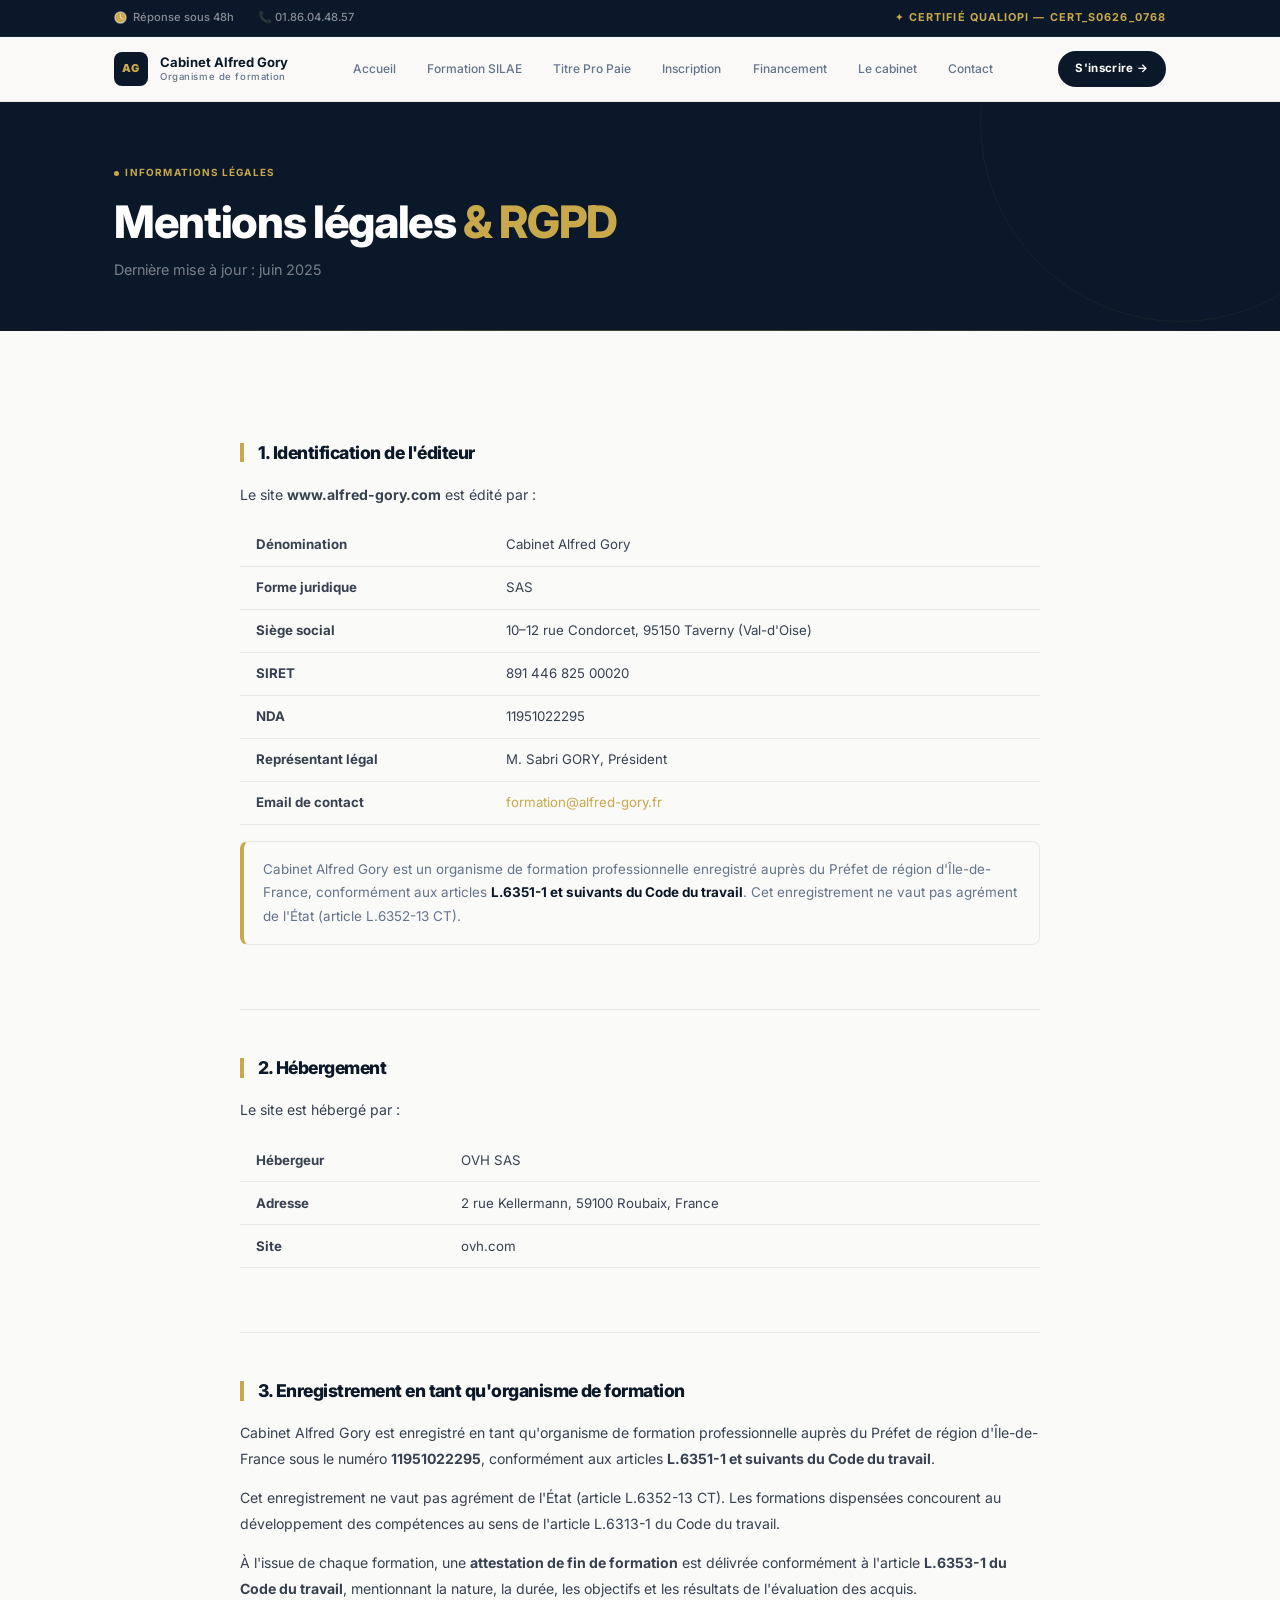
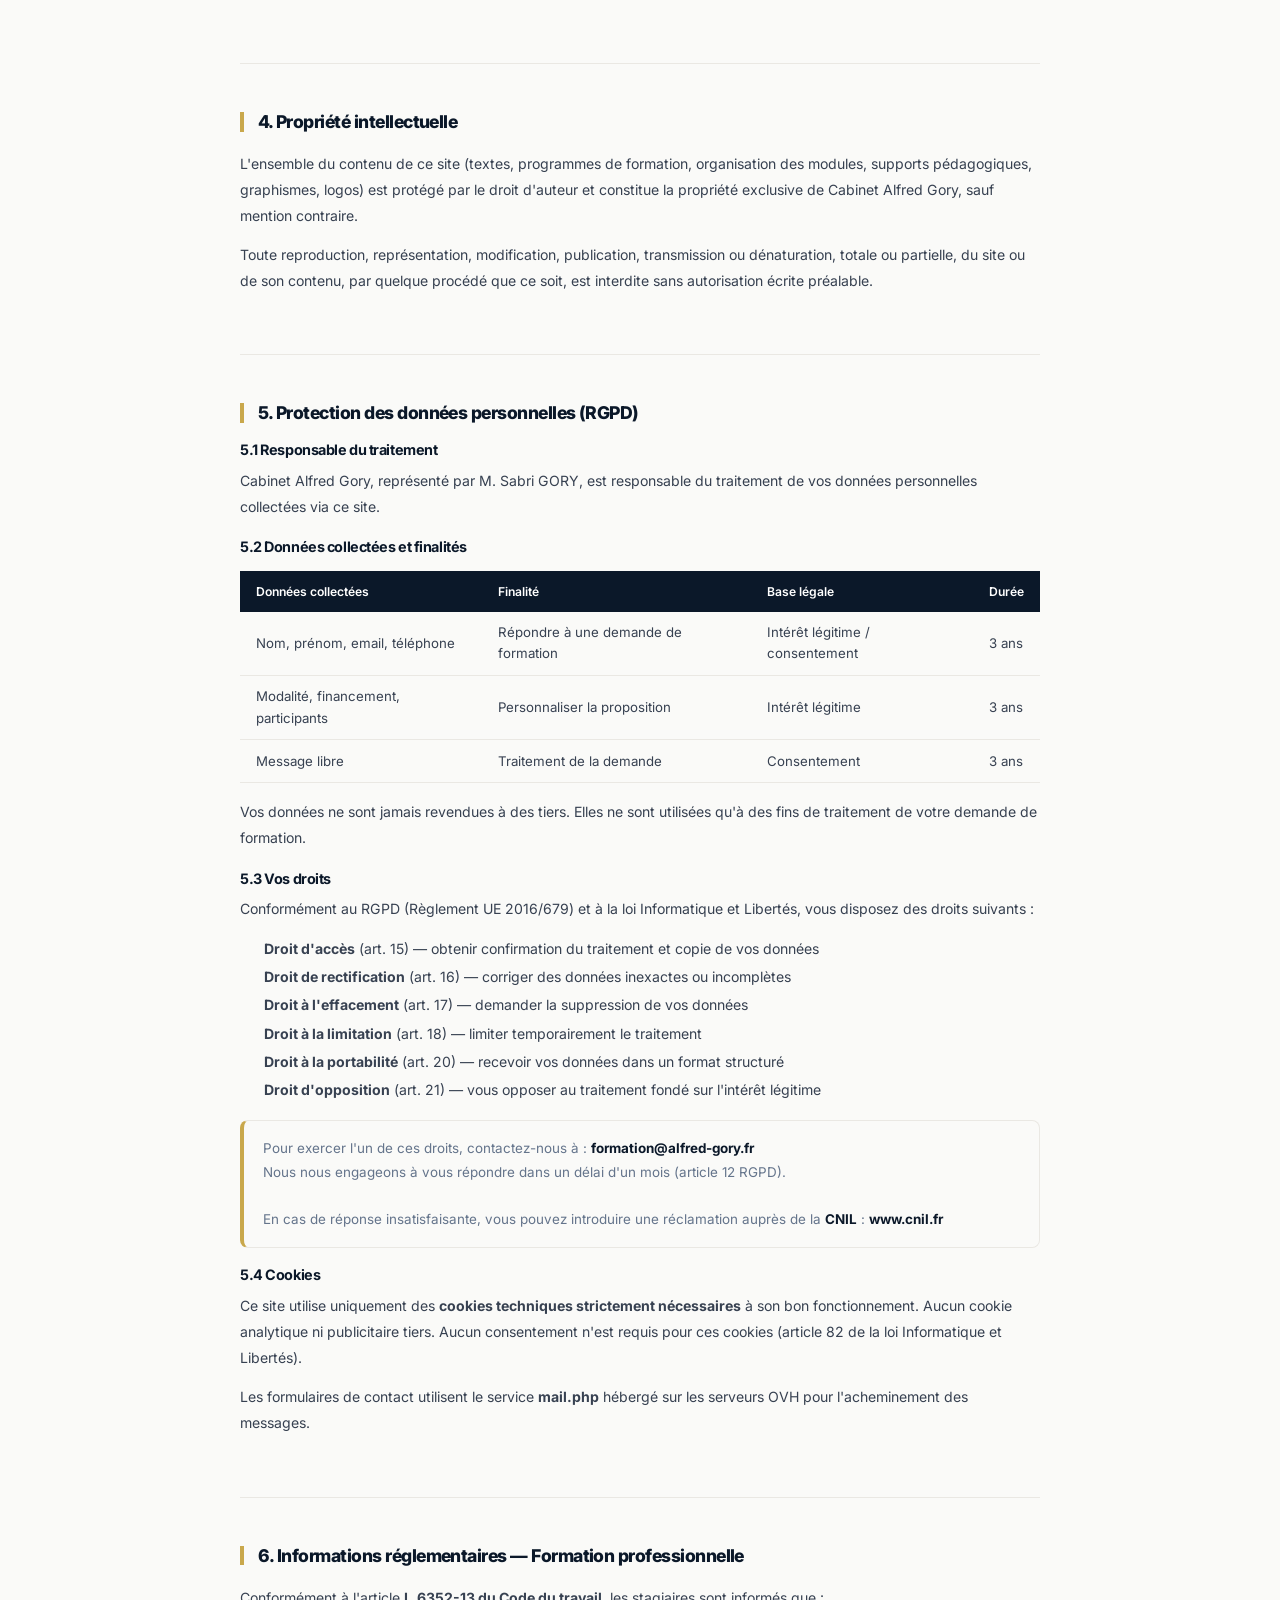
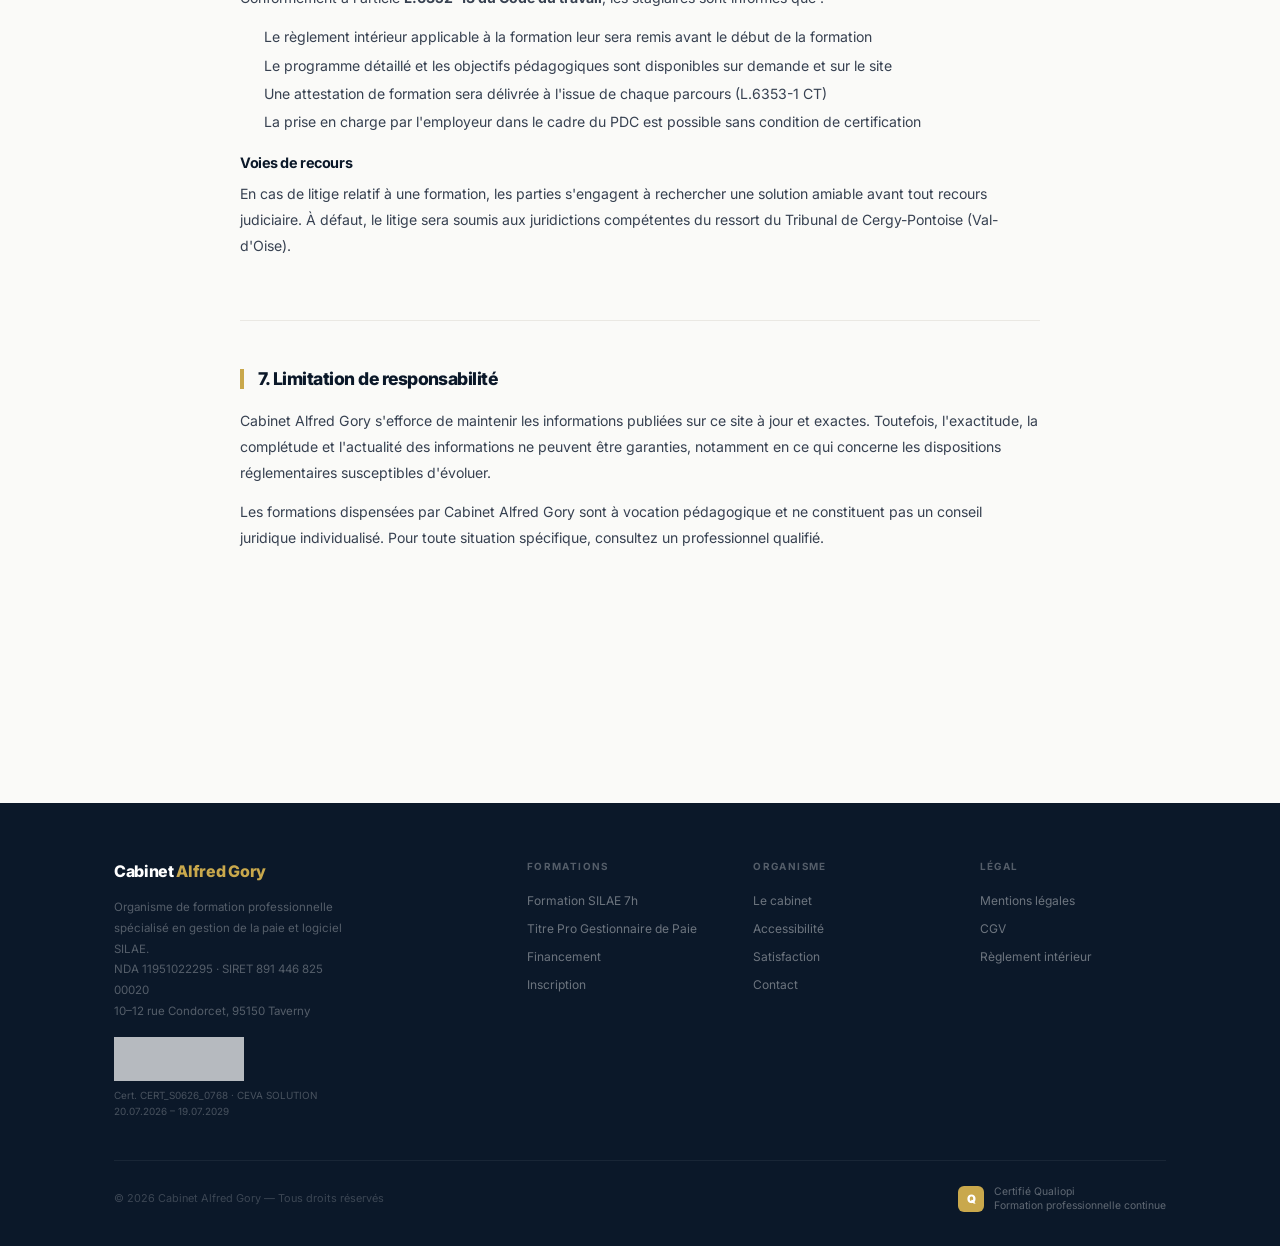
<file: mentions-legales.html>
<!DOCTYPE html>
<html lang="fr">
<head>
  <meta charset="UTF-8"/>
  <meta name="viewport" content="width=device-width,initial-scale=1.0"/>
  <title>Mentions légales &amp; RGPD — Cabinet Alfred Gory</title>
  <meta name="description" content="Mentions légales, politique de confidentialité et informations RGPD du site Cabinet Alfred Gory, organisme de formation enregistré NDA 11951022295."/>
  <meta name="robots" content="noindex, follow"/>
  <link rel="canonical" href="https://www.alfred-gory.com/mentions-legales.html"/>
  <link rel="preconnect" href="https://fonts.googleapis.com"/>
  <link rel="preconnect" href="https://fonts.gstatic.com" crossorigin/>
  <link href="https://fonts.googleapis.com/css2?family=Inter:wght@300;400;500;600;700;800;900&display=swap" rel="stylesheet"/>
  <link rel="stylesheet" href="style.css"/>
  <style>
    .legal-wrap{max-width:800px;margin:0 auto;padding:2rem 0 4rem}
    .ml-section{margin-bottom:3rem;padding-bottom:3rem;border-bottom:1px solid var(--border)}
    .ml-section:last-child{border-bottom:none}
    .ml-h2{font-size:1.1rem;font-weight:800;color:var(--navy);border-left:4px solid var(--gold);padding-left:.85rem;margin-bottom:1.2rem;scroll-margin-top:120px}
    .ml-h3{font-size:.9rem;font-weight:700;color:var(--navy);margin:1.2rem 0 .6rem}
    .ml-p{font-size:.88rem;color:#374151;line-height:1.85;margin-bottom:.8rem}
    .ml-table{width:100%;border-collapse:collapse;margin:1rem 0;font-size:.83rem}
    .ml-table th{background:var(--navy);color:#fff;padding:.65rem 1rem;text-align:left;font-size:.76rem;font-weight:600}
    .ml-table td{padding:.65rem 1rem;border-bottom:1px solid var(--border);color:#374151}
    .ml-table tr:nth-child(even) td{background:var(--cream)}
    .ml-info{background:var(--cream);border:1px solid var(--border);border-left:4px solid var(--gold);border-radius:8px;padding:1rem 1.2rem;font-size:.84rem;color:var(--slate);line-height:1.75;margin:1rem 0}
    .ml-info strong{color:var(--navy)}
    .ml-list{font-size:.88rem;line-height:2;padding-left:1.5rem;color:#374151;margin-bottom:.8rem}
  </style>
</head>
<body>

<!-- TOPBAR -->
<div class="topbar">
  <div class="container">
    <div class="topbar-left">
      <div class="topbar-item"><svg viewBox="0 0 16 16" fill="none"><circle cx="8" cy="8" r="7" stroke="currentColor" stroke-width="1.5"/><path d="M8 4v4l3 2" stroke="currentColor" stroke-width="1.5" stroke-linecap="round"/></svg> Réponse sous 48h</div>
      <div class="topbar-item">📞 01.86.04.48.57</div>
    </div>
    <div class="topbar-qualiopi">✦ Certifié Qualiopi — CERT_S0626_0768</div>
  </div>
</div>

<!-- NAV -->
<nav class="navbar" id="navbar">
  <div class="container">
    <a class="nav-logo" href="index.html"><div class="nav-logo-icon">AG</div><div class="nav-logo-text">Cabinet Alfred Gory<span>Organisme de formation</span></div></a>
    <div class="nav-links">
      <a class="nav-link" href="index.html">Accueil</a>
      <a class="nav-link" href="formations.html">Formation SILAE</a>
      <a class="nav-link" href="titre-pro-gestionnaire-paie.html">Titre Pro Paie</a>
      <a class="nav-link" href="inscription.html">Inscription</a>
      <a class="nav-link" href="financement.html">Financement</a>
      <a class="nav-link" href="cabinet.html">Le cabinet</a>
      <a class="nav-link" href="contact.html">Contact</a>
    </div>
    <a class="nav-cta" href="inscription.html">S'inscrire →</a>
    <button class="nav-burger" id="navBurger" aria-label="Menu"><span></span><span></span><span></span></button>
  </div>
</nav>
<div class="mobile-nav" id="mobileNav">
  <div class="mobile-nav-header"><div class="nav-logo"><div class="nav-logo-icon">AG</div><div class="nav-logo-text">Cabinet Alfred Gory<span>Organisme de formation</span></div></div><button class="mobile-nav-close" id="mobileNavClose">✕</button></div>
  <div class="mobile-nav-links">
    <a class="mobile-nav-link" href="index.html">Accueil</a>
    <a class="mobile-nav-link" href="formations.html">Formation SILAE</a>
    <a class="mobile-nav-link" href="titre-pro-gestionnaire-paie.html">Titre Pro Paie</a>
    <a class="mobile-nav-link" href="inscription.html">Inscription</a>
    <a class="mobile-nav-link" href="financement.html">Financement</a>
    <a class="mobile-nav-link" href="cabinet.html">Le cabinet</a>
    <a class="mobile-nav-link" href="accessibilite.html">Accessibilité</a>
    <a class="mobile-nav-link" href="satisfaction.html">Satisfaction</a>
    <a class="mobile-nav-link" href="contact.html">Contact</a>
  </div>
  <div class="mobile-nav-bottom"><a class="mobile-nav-cta" href="inscription.html">S'inscrire →</a></div>
</div>

<!-- PAGE HERO -->
<div class="page-hero">
  <div class="page-hero-geo"></div>
  <div class="container">
    <div class="page-hero-inner">
      <div class="page-hero-badge">Informations légales</div>
      <h1>Mentions légales <span class="accent">&amp; RGPD</span></h1>
      <p>Dernière mise à jour : juin 2025</p>
    </div>
  </div>
</div>

<!-- CONTENU -->
<section class="section">
  <div class="container">
    <div class="legal-wrap">

      <div class="ml-section reveal" id="id-editeur">
        <h2 class="ml-h2">1. Identification de l'éditeur</h2>
        <p class="ml-p">Le site <strong>www.alfred-gory.com</strong> est édité par :</p>
        <table class="ml-table">
          <tr><td><strong>Dénomination</strong></td><td>Cabinet Alfred Gory</td></tr>
          <tr><td><strong>Forme juridique</strong></td><td>SAS</td></tr>
          <tr><td><strong>Siège social</strong></td><td>10–12 rue Condorcet, 95150 Taverny (Val-d'Oise)</td></tr>
          <tr><td><strong>SIRET</strong></td><td>891 446 825 00020</td></tr>
          <tr><td><strong>NDA</strong></td><td>11951022295</td></tr>
          <tr><td><strong>Représentant légal</strong></td><td>M. Sabri GORY, Président</td></tr>
          <tr><td><strong>Email de contact</strong></td><td><a href="mailto:formation@alfred-gory.fr" style="color:var(--gold)">formation@alfred-gory.fr</a></td></tr>
        </table>
        <div class="ml-info">Cabinet Alfred Gory est un organisme de formation professionnelle enregistré auprès du Préfet de région d'Île-de-France, conformément aux articles <strong>L.6351-1 et suivants du Code du travail</strong>. Cet enregistrement ne vaut pas agrément de l'État (article L.6352-13 CT).</div>
      </div>

      <div class="ml-section reveal" id="hebergement">
        <h2 class="ml-h2">2. Hébergement</h2>
        <p class="ml-p">Le site est hébergé par :</p>
        <table class="ml-table">
          <tr><td><strong>Hébergeur</strong></td><td>OVH SAS</td></tr>
          <tr><td><strong>Adresse</strong></td><td>2 rue Kellermann, 59100 Roubaix, France</td></tr>
          <tr><td><strong>Site</strong></td><td>ovh.com</td></tr>
        </table>
      </div>

      <div class="ml-section reveal" id="enregistrement">
        <h2 class="ml-h2">3. Enregistrement en tant qu'organisme de formation</h2>
        <p class="ml-p">Cabinet Alfred Gory est enregistré en tant qu'organisme de formation professionnelle auprès du Préfet de région d'Île-de-France sous le numéro <strong>11951022295</strong>, conformément aux articles <strong>L.6351-1 et suivants du Code du travail</strong>.</p>
        <p class="ml-p">Cet enregistrement ne vaut pas agrément de l'État (article L.6352-13 CT). Les formations dispensées concourent au développement des compétences au sens de l'article L.6313-1 du Code du travail.</p>
        <p class="ml-p">À l'issue de chaque formation, une <strong>attestation de fin de formation</strong> est délivrée conformément à l'article <strong>L.6353-1 du Code du travail</strong>, mentionnant la nature, la durée, les objectifs et les résultats de l'évaluation des acquis.</p>
      </div>

      <div class="ml-section reveal" id="propriete">
        <h2 class="ml-h2">4. Propriété intellectuelle</h2>
        <p class="ml-p">L'ensemble du contenu de ce site (textes, programmes de formation, organisation des modules, supports pédagogiques, graphismes, logos) est protégé par le droit d'auteur et constitue la propriété exclusive de Cabinet Alfred Gory, sauf mention contraire.</p>
        <p class="ml-p">Toute reproduction, représentation, modification, publication, transmission ou dénaturation, totale ou partielle, du site ou de son contenu, par quelque procédé que ce soit, est interdite sans autorisation écrite préalable.</p>
      </div>

      <div class="ml-section reveal" id="rgpd">
        <h2 class="ml-h2">5. Protection des données personnelles (RGPD)</h2>
        <h3 class="ml-h3">5.1 Responsable du traitement</h3>
        <p class="ml-p">Cabinet Alfred Gory, représenté par M. Sabri GORY, est responsable du traitement de vos données personnelles collectées via ce site.</p>

        <h3 class="ml-h3">5.2 Données collectées et finalités</h3>
        <table class="ml-table">
          <thead><tr><th>Données collectées</th><th>Finalité</th><th>Base légale</th><th>Durée</th></tr></thead>
          <tbody>
            <tr><td>Nom, prénom, email, téléphone</td><td>Répondre à une demande de formation</td><td>Intérêt légitime / consentement</td><td>3 ans</td></tr>
            <tr><td>Modalité, financement, participants</td><td>Personnaliser la proposition</td><td>Intérêt légitime</td><td>3 ans</td></tr>
            <tr><td>Message libre</td><td>Traitement de la demande</td><td>Consentement</td><td>3 ans</td></tr>
          </tbody>
        </table>
        <p class="ml-p">Vos données ne sont jamais revendues à des tiers. Elles ne sont utilisées qu'à des fins de traitement de votre demande de formation.</p>

        <h3 class="ml-h3">5.3 Vos droits</h3>
        <p class="ml-p">Conformément au RGPD (Règlement UE 2016/679) et à la loi Informatique et Libertés, vous disposez des droits suivants :</p>
        <ul class="ml-list">
          <li><strong>Droit d'accès</strong> (art. 15) — obtenir confirmation du traitement et copie de vos données</li>
          <li><strong>Droit de rectification</strong> (art. 16) — corriger des données inexactes ou incomplètes</li>
          <li><strong>Droit à l'effacement</strong> (art. 17) — demander la suppression de vos données</li>
          <li><strong>Droit à la limitation</strong> (art. 18) — limiter temporairement le traitement</li>
          <li><strong>Droit à la portabilité</strong> (art. 20) — recevoir vos données dans un format structuré</li>
          <li><strong>Droit d'opposition</strong> (art. 21) — vous opposer au traitement fondé sur l'intérêt légitime</li>
        </ul>
        <div class="ml-info">Pour exercer l'un de ces droits, contactez-nous à : <strong>formation@alfred-gory.fr</strong><br>Nous nous engageons à vous répondre dans un délai d'un mois (article 12 RGPD).<br><br>En cas de réponse insatisfaisante, vous pouvez introduire une réclamation auprès de la <strong>CNIL</strong> : <strong>www.cnil.fr</strong></div>

        <h3 class="ml-h3">5.4 Cookies</h3>
        <p class="ml-p">Ce site utilise uniquement des <strong>cookies techniques strictement nécessaires</strong> à son bon fonctionnement. Aucun cookie analytique ni publicitaire tiers. Aucun consentement n'est requis pour ces cookies (article 82 de la loi Informatique et Libertés).</p>
        <p class="ml-p">Les formulaires de contact utilisent le service <strong>mail.php</strong> hébergé sur les serveurs OVH pour l'acheminement des messages.</p>
      </div>

      <div class="ml-section reveal" id="reglementaire">
        <h2 class="ml-h2">6. Informations réglementaires — Formation professionnelle</h2>
        <p class="ml-p">Conformément à l'article <strong>L.6352-13 du Code du travail</strong>, les stagiaires sont informés que :</p>
        <ul class="ml-list">
          <li>Le règlement intérieur applicable à la formation leur sera remis avant le début de la formation</li>
          <li>Le programme détaillé et les objectifs pédagogiques sont disponibles sur demande et sur le site</li>
          <li>Une attestation de formation sera délivrée à l'issue de chaque parcours (L.6353-1 CT)</li>
          <li>La prise en charge par l'employeur dans le cadre du PDC est possible sans condition de certification</li>
        </ul>
        <h3 class="ml-h3">Voies de recours</h3>
        <p class="ml-p">En cas de litige relatif à une formation, les parties s'engagent à rechercher une solution amiable avant tout recours judiciaire. À défaut, le litige sera soumis aux juridictions compétentes du ressort du Tribunal de Cergy-Pontoise (Val-d'Oise).</p>
      </div>

      <div class="ml-section reveal" id="responsabilite">
        <h2 class="ml-h2">7. Limitation de responsabilité</h2>
        <p class="ml-p">Cabinet Alfred Gory s'efforce de maintenir les informations publiées sur ce site à jour et exactes. Toutefois, l'exactitude, la complétude et l'actualité des informations ne peuvent être garanties, notamment en ce qui concerne les dispositions réglementaires susceptibles d'évoluer.</p>
        <p class="ml-p">Les formations dispensées par Cabinet Alfred Gory sont à vocation pédagogique et ne constituent pas un conseil juridique individualisé. Pour toute situation spécifique, consultez un professionnel qualifié.</p>
      </div>

    </div>
  </div>
</section>

<!-- FOOTER -->
<footer class="site-footer">
  <div class="container">
    <div class="footer-grid">
      <div class="footer-brand">
        <div class="footer-logo">Cabinet <em>Alfred Gory</em></div>
        <p>Organisme de formation professionnelle spécialisé en gestion de la paie et logiciel SILAE.<br>NDA 11951022295 · SIRET 891 446 825 00020<br>10–12 rue Condorcet, 95150 Taverny</p>
        <div style="margin-top:1rem"><img src="qualiopi.png" alt="Logo Qualiopi" style="height:44px;filter:brightness(0) invert(1);opacity:.7;display:block;margin-bottom:.4rem"/><p style="font-size:.62rem;color:rgba(255,255,255,.25);line-height:1.6">Cert. CERT_S0626_0768 · CEVA SOLUTION<br>20.07.2026 – 19.07.2029</p></div>
      </div>
      <div><div class="footer-heading">Formations</div><div class="footer-links"><a href="formations.html">Formation SILAE 7h</a><a href="titre-pro-gestionnaire-paie.html">Titre Pro Gestionnaire de Paie</a><a href="financement.html">Financement</a><a href="inscription.html">Inscription</a></div></div>
      <div><div class="footer-heading">Organisme</div><div class="footer-links"><a href="cabinet.html">Le cabinet</a><a href="accessibilite.html">Accessibilité</a><a href="satisfaction.html">Satisfaction</a><a href="contact.html">Contact</a></div></div>
      <div><div class="footer-heading">Légal</div><div class="footer-links"><a href="mentions-legales.html">Mentions légales</a><a href="conditions-generales.html">CGV</a><a href="reglement-interieur.html">Règlement intérieur</a></div></div>
    </div>
    <hr class="footer-sep"/>
    <div class="footer-bottom">
      <div class="footer-copy">© 2026 Cabinet Alfred Gory — Tous droits réservés</div>
      <div class="footer-qualiopi"><div class="footer-q-badge">Q</div><div class="footer-q-text">Certifié Qualiopi<br>Formation professionnelle continue</div></div>
    </div>
  </div>
</footer>

<button class="back-top" id="backTop" aria-label="Retour en haut">↑</button>
<script src="animations.js"></script>
</body>
</html>
</file>
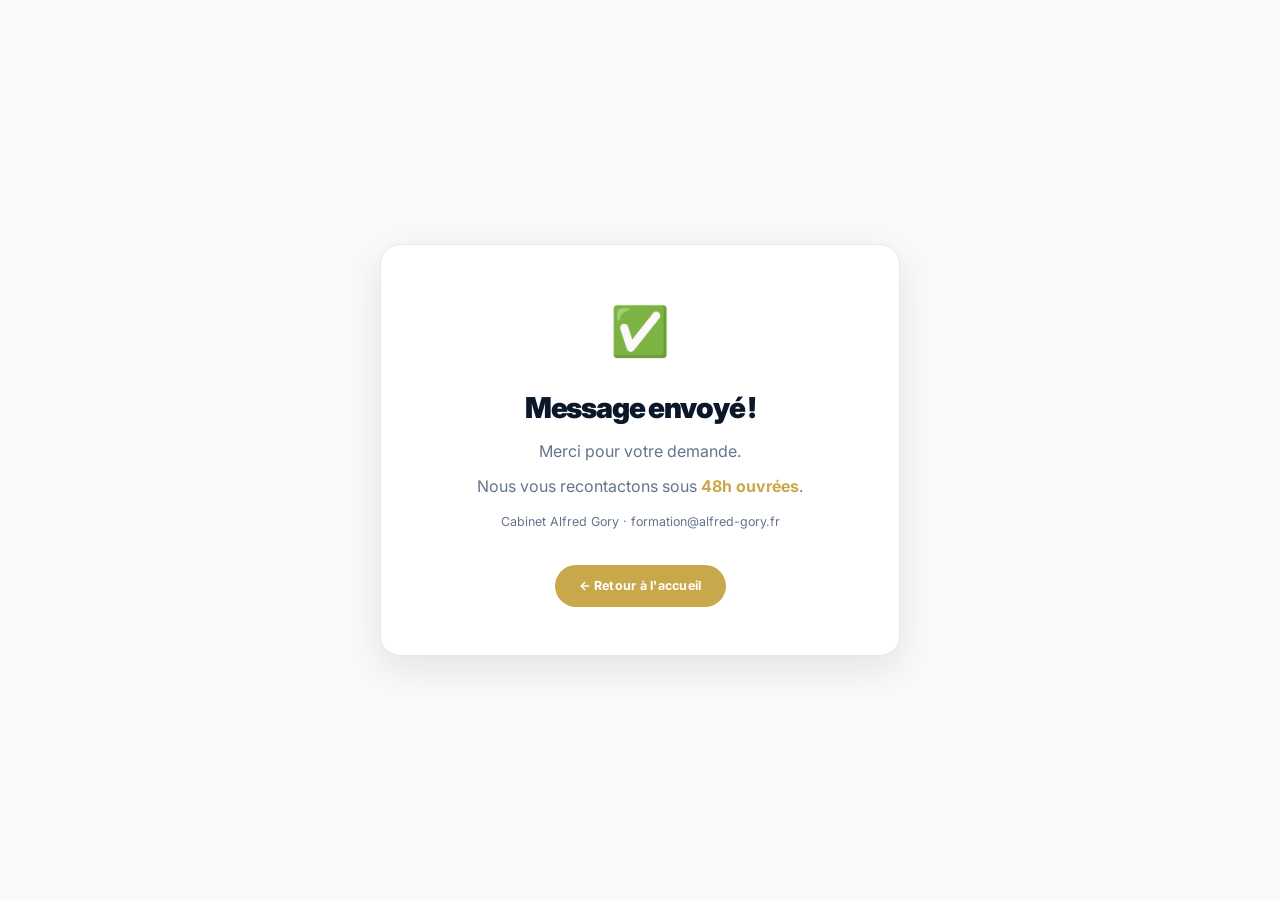
<file: merci.html>
<!DOCTYPE html>
<html lang="fr">
<head>
  <meta charset="UTF-8"/>
  <meta name="viewport" content="width=device-width,initial-scale=1.0"/>
  <title>Merci — Cabinet Alfred Gory</title>
  <link rel="preconnect" href="https://fonts.googleapis.com"/>
  <link rel="preconnect" href="https://fonts.gstatic.com" crossorigin/>
  <link href="https://fonts.googleapis.com/css2?family=Inter:wght@400;600;700;800;900&display=swap" rel="stylesheet"/>
  <link rel="stylesheet" href="style.css"/>
  <style>
    body{display:flex;align-items:center;justify-content:center;min-height:100vh;padding:2rem;background:var(--cream)}
    .merci-card{background:#fff;border:1px solid var(--border);border-radius:20px;padding:3rem 2.5rem;max-width:520px;width:100%;text-align:center;box-shadow:0 12px 40px rgba(11,24,41,.1)}
    .merci-icon{font-size:3rem;margin-bottom:1.4rem}
    .merci-title{font-size:1.8rem;font-weight:900;letter-spacing:-.04em;color:var(--navy);margin-bottom:.8rem}
    .merci-sub{color:var(--slate);line-height:1.8;margin-bottom:.4rem}
    .merci-accent{color:var(--gold);font-weight:700}
  </style>
</head>
<body>
  <div class="merci-card">
    <div class="merci-icon">✅</div>
    <h1 class="merci-title">Message envoyé !</h1>
    <p class="merci-sub">Merci pour votre demande.</p>
    <p class="merci-sub">Nous vous recontactons sous <span class="merci-accent">48h ouvrées</span>.</p>
    <p style="font-size:.78rem;color:var(--slate);margin-top:.6rem">Cabinet Alfred Gory · formation@alfred-gory.fr</p>
    <a href="index.html" class="btn btn-primary" style="margin-top:2rem;display:inline-flex">← Retour à l'accueil</a>
  </div>
</body>
</html>
</file>
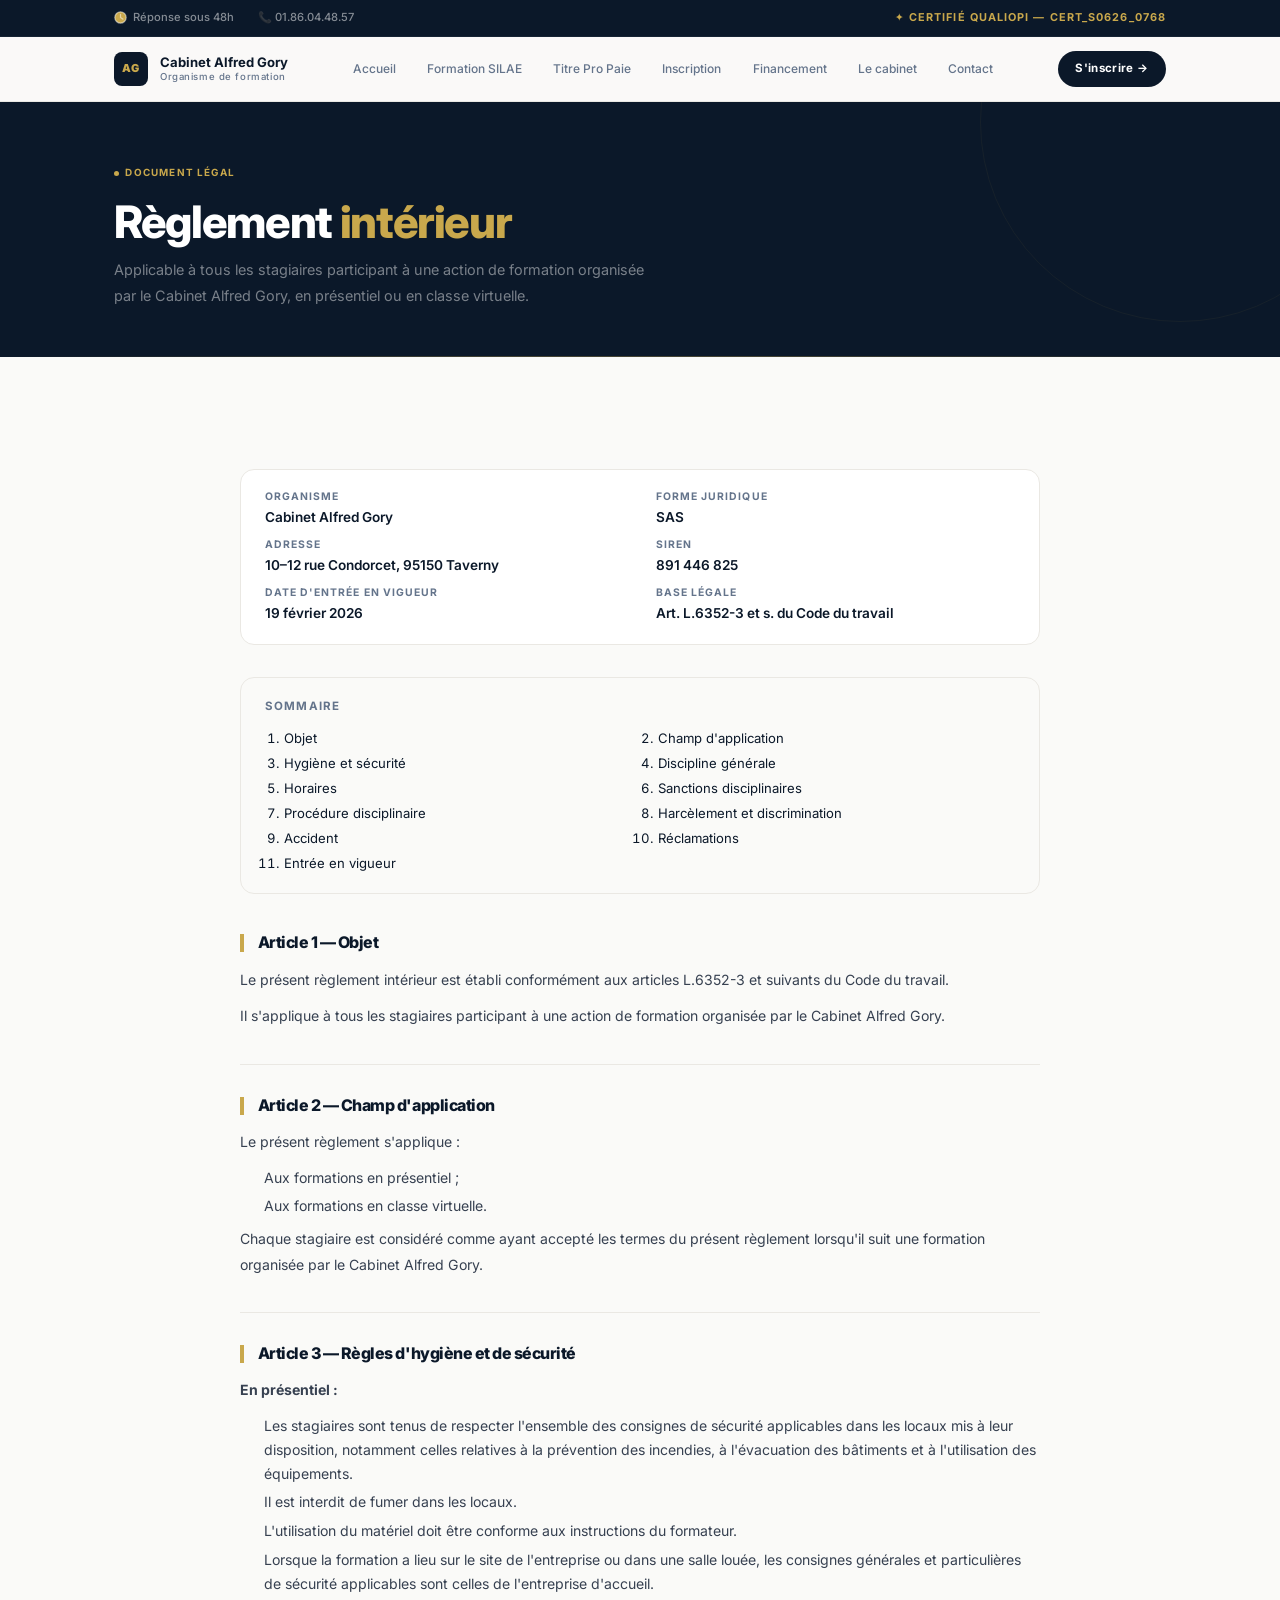
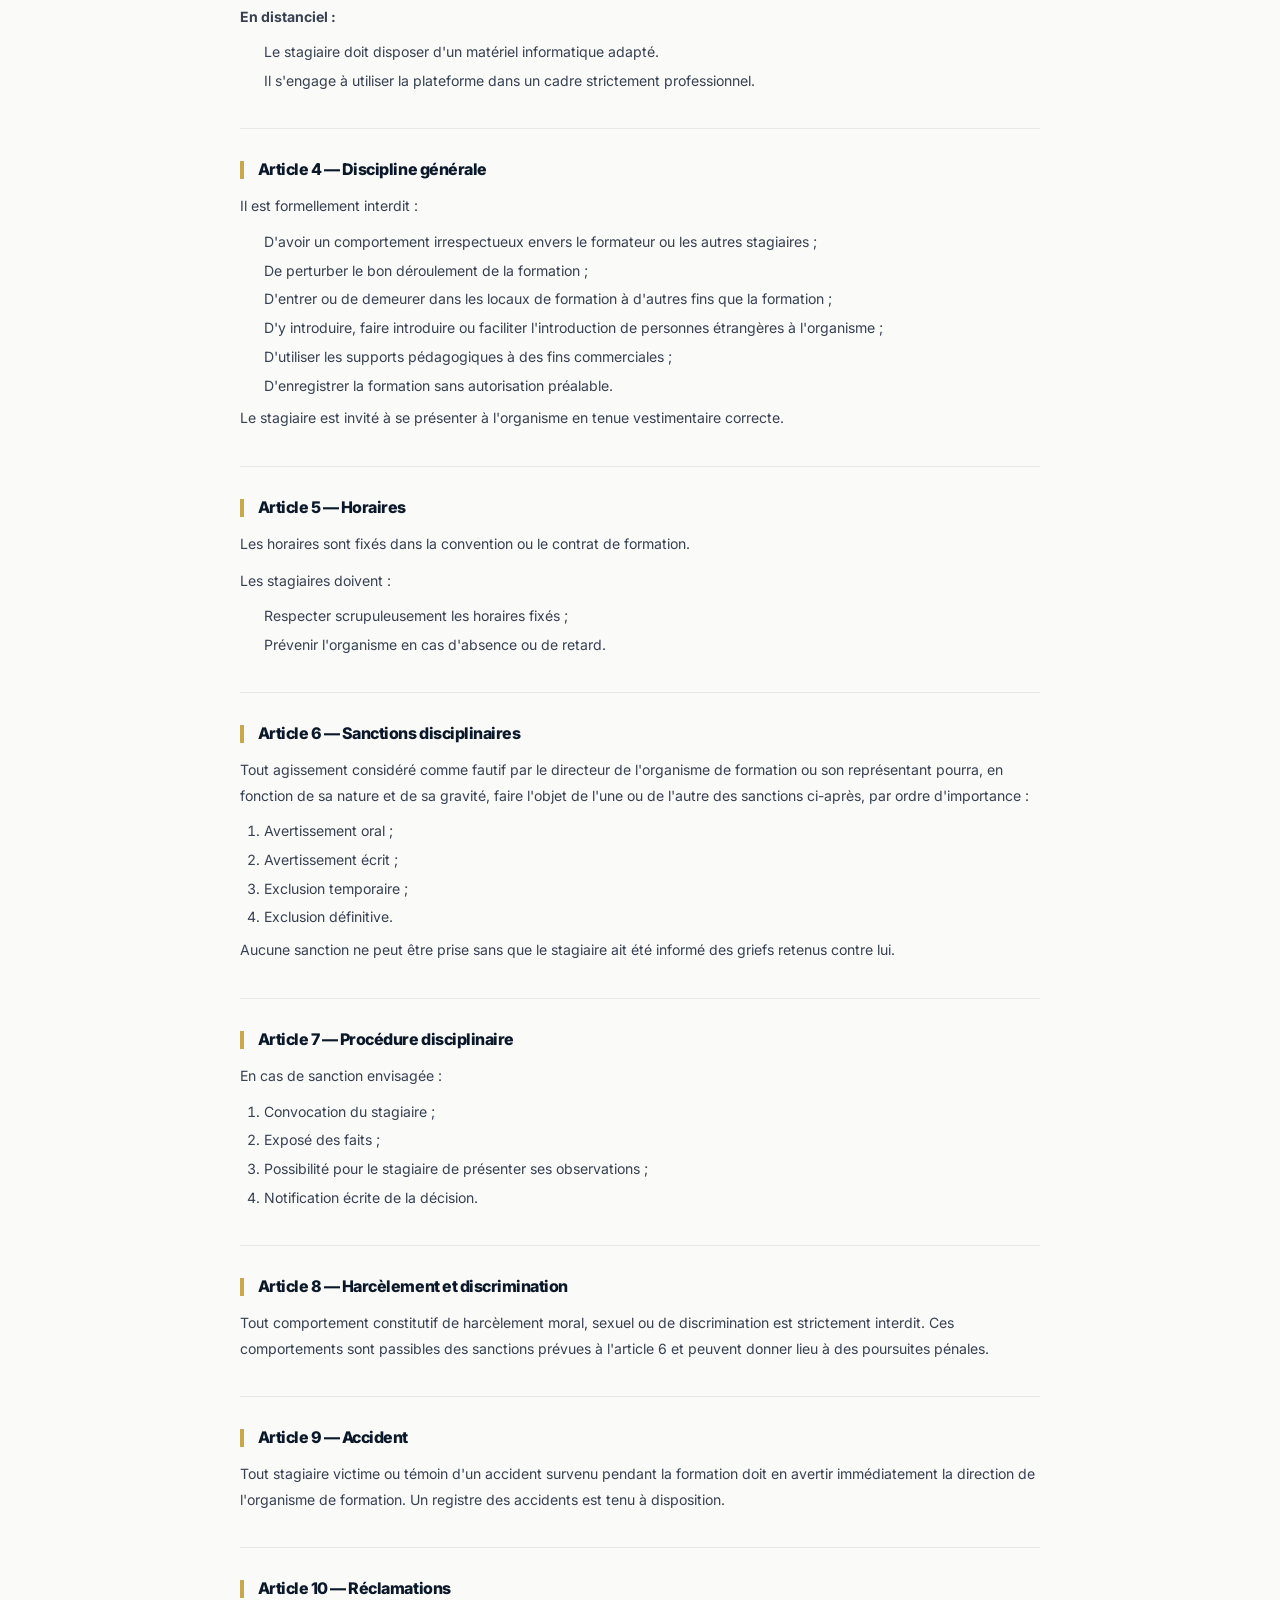
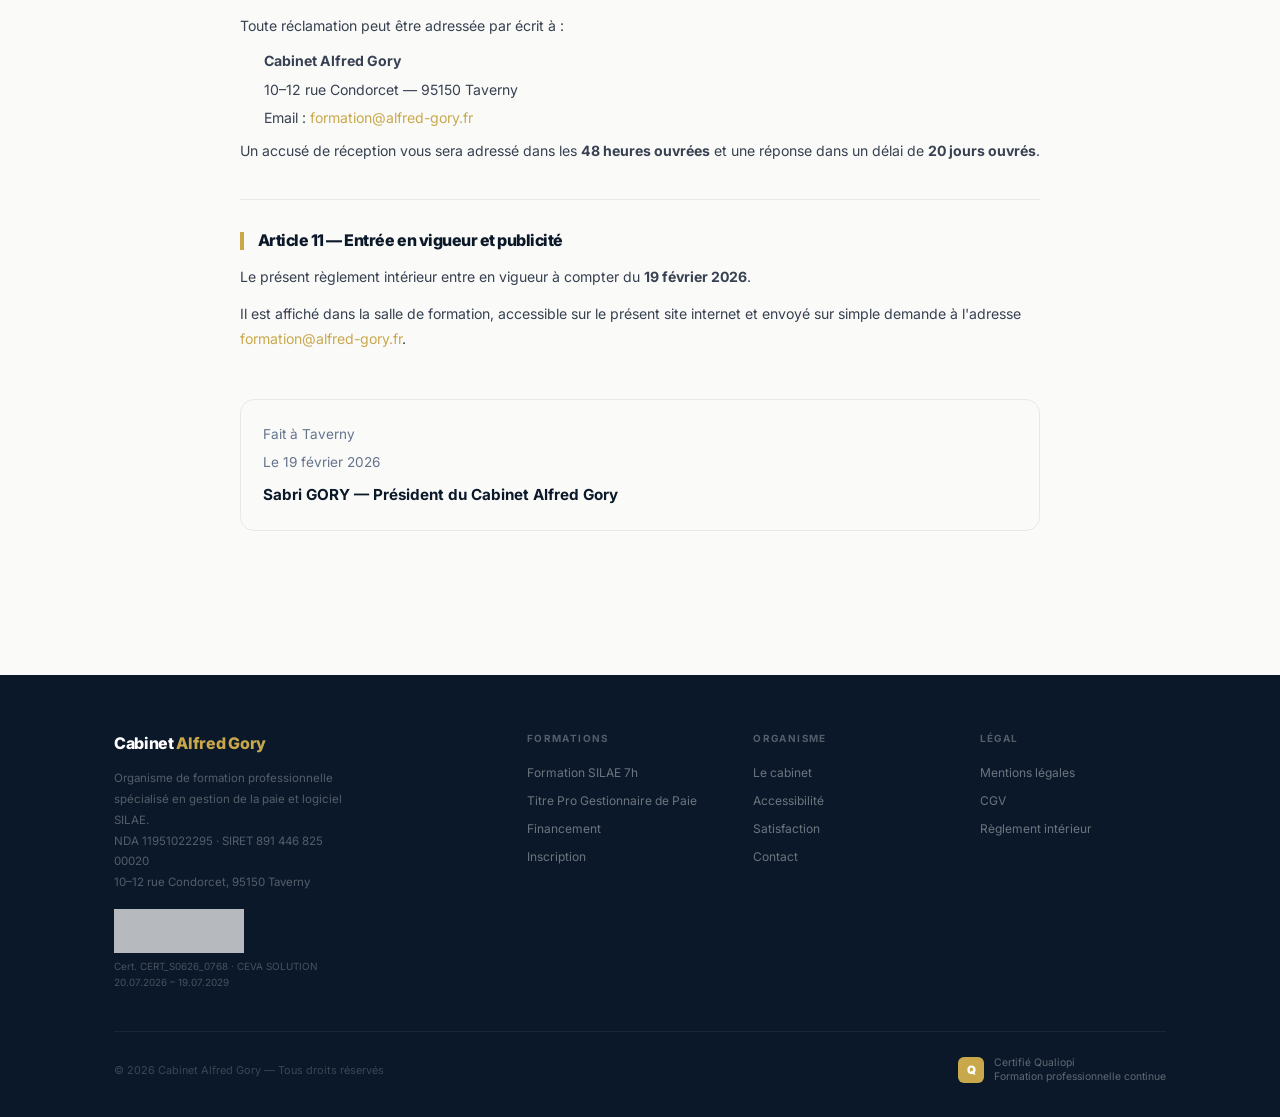
<file: reglement-interieur.html>
<!DOCTYPE html>
<html lang="fr">
<head>
  <meta charset="UTF-8"/>
  <meta name="viewport" content="width=device-width,initial-scale=1.0"/>
  <title>Règlement intérieur — Cabinet Alfred Gory</title>
  <meta name="description" content="Règlement intérieur de l'organisme de formation Cabinet Alfred Gory, applicable à tous les stagiaires (présentiel et classe virtuelle)."/>
  <link rel="canonical" href="https://www.alfred-gory.com/reglement-interieur.html"/>
  <link rel="preconnect" href="https://fonts.googleapis.com"/>
  <link rel="preconnect" href="https://fonts.gstatic.com" crossorigin/>
  <link href="https://fonts.googleapis.com/css2?family=Inter:wght@300;400;500;600;700;800;900&display=swap" rel="stylesheet"/>
  <link rel="stylesheet" href="style.css"/>
  <style>
    .legal-wrap{max-width:800px;margin:0 auto;padding:2rem 0 4rem}
    .legal-meta{background:#fff;border:1px solid var(--border);border-radius:var(--r);padding:1.2rem 1.5rem;display:grid;grid-template-columns:1fr 1fr;gap:.5rem 2rem;margin-bottom:2rem}
    @media(max-width:600px){.legal-meta{grid-template-columns:1fr}}
    .legal-meta-item{display:flex;flex-direction:column;gap:.1rem}
    .legal-meta-label{font-size:.65rem;text-transform:uppercase;letter-spacing:.1em;color:var(--slate);font-weight:700}
    .legal-meta-val{color:var(--navy);font-weight:600;font-size:.85rem}
    .legal-toc{background:var(--cream);border:1px solid var(--border);border-radius:var(--r);padding:1.2rem 1.5rem;margin-bottom:2.5rem}
    .legal-toc-title{font-size:.72rem;text-transform:uppercase;letter-spacing:.1em;color:var(--slate);font-weight:700;margin-bottom:.8rem}
    .legal-toc ol{padding-left:1.2rem;display:grid;grid-template-columns:1fr 1fr;gap:.25rem 1rem}
    @media(max-width:600px){.legal-toc ol{grid-template-columns:1fr}}
    .legal-toc li{font-size:.82rem}
    .legal-toc a{color:var(--navy);text-decoration:none}
    .legal-toc a:hover{color:var(--gold);text-decoration:underline}
    .legal-article{margin-bottom:2.2rem;scroll-margin-top:120px}
    .legal-article-title{font-size:1rem;font-weight:800;color:var(--navy);border-left:4px solid var(--gold);padding-left:.85rem;margin-bottom:.9rem}
    .legal-article p{margin-bottom:.7rem;font-size:.88rem;color:#374151;line-height:1.8}
    .legal-article ul,.legal-article ol{padding-left:1.5rem;margin:.5rem 0}
    .legal-article li{font-size:.88rem;color:#374151;margin-bottom:.3rem;line-height:1.7}
    .legal-article ol{list-style-type:decimal}
    .legal-divider{border:none;border-top:1px solid var(--border);margin:2rem 0}
    .legal-signature{background:var(--cream);border:1px solid var(--border);border-radius:var(--r);padding:1.4rem;margin-top:3rem}
    .legal-signature p{font-size:.85rem;color:var(--slate);margin-bottom:.3rem}
    .legal-signature strong{color:var(--navy);display:block;margin-top:.5rem;font-size:.95rem}
  </style>
</head>
<body>

<!-- TOPBAR -->
<div class="topbar">
  <div class="container">
    <div class="topbar-left">
      <div class="topbar-item"><svg viewBox="0 0 16 16" fill="none"><circle cx="8" cy="8" r="7" stroke="currentColor" stroke-width="1.5"/><path d="M8 4v4l3 2" stroke="currentColor" stroke-width="1.5" stroke-linecap="round"/></svg> Réponse sous 48h</div>
      <div class="topbar-item">📞 01.86.04.48.57</div>
    </div>
    <div class="topbar-qualiopi">✦ Certifié Qualiopi — CERT_S0626_0768</div>
  </div>
</div>

<!-- NAV -->
<nav class="navbar" id="navbar">
  <div class="container">
    <a class="nav-logo" href="index.html"><div class="nav-logo-icon">AG</div><div class="nav-logo-text">Cabinet Alfred Gory<span>Organisme de formation</span></div></a>
    <div class="nav-links">
      <a class="nav-link" href="index.html">Accueil</a>
      <a class="nav-link" href="formations.html">Formation SILAE</a>
      <a class="nav-link" href="titre-pro-gestionnaire-paie.html">Titre Pro Paie</a>
      <a class="nav-link" href="inscription.html">Inscription</a>
      <a class="nav-link" href="financement.html">Financement</a>
      <a class="nav-link" href="cabinet.html">Le cabinet</a>
      <a class="nav-link" href="contact.html">Contact</a>
    </div>
    <a class="nav-cta" href="inscription.html">S'inscrire →</a>
    <button class="nav-burger" id="navBurger" aria-label="Menu"><span></span><span></span><span></span></button>
  </div>
</nav>
<div class="mobile-nav" id="mobileNav">
  <div class="mobile-nav-header"><div class="nav-logo"><div class="nav-logo-icon">AG</div><div class="nav-logo-text">Cabinet Alfred Gory<span>Organisme de formation</span></div></div><button class="mobile-nav-close" id="mobileNavClose">✕</button></div>
  <div class="mobile-nav-links">
    <a class="mobile-nav-link" href="index.html">Accueil</a>
    <a class="mobile-nav-link" href="formations.html">Formation SILAE</a>
    <a class="mobile-nav-link" href="titre-pro-gestionnaire-paie.html">Titre Pro Paie</a>
    <a class="mobile-nav-link" href="inscription.html">Inscription</a>
    <a class="mobile-nav-link" href="financement.html">Financement</a>
    <a class="mobile-nav-link" href="cabinet.html">Le cabinet</a>
    <a class="mobile-nav-link" href="accessibilite.html">Accessibilité</a>
    <a class="mobile-nav-link" href="satisfaction.html">Satisfaction</a>
    <a class="mobile-nav-link" href="contact.html">Contact</a>
  </div>
  <div class="mobile-nav-bottom"><a class="mobile-nav-cta" href="inscription.html">S'inscrire →</a></div>
</div>

<!-- PAGE HERO -->
<div class="page-hero">
  <div class="page-hero-geo"></div>
  <div class="container">
    <div class="page-hero-inner">
      <div class="page-hero-badge">Document légal</div>
      <h1>Règlement <span class="accent">intérieur</span></h1>
      <p>Applicable à tous les stagiaires participant à une action de formation organisée par le Cabinet Alfred Gory, en présentiel ou en classe virtuelle.</p>
    </div>
  </div>
</div>

<!-- CONTENU -->
<section class="section">
  <div class="container">
    <div class="legal-wrap">

      <div class="legal-meta reveal">
        <div class="legal-meta-item"><span class="legal-meta-label">Organisme</span><span class="legal-meta-val">Cabinet Alfred Gory</span></div>
        <div class="legal-meta-item"><span class="legal-meta-label">Forme juridique</span><span class="legal-meta-val">SAS</span></div>
        <div class="legal-meta-item"><span class="legal-meta-label">Adresse</span><span class="legal-meta-val">10–12 rue Condorcet, 95150 Taverny</span></div>
        <div class="legal-meta-item"><span class="legal-meta-label">SIREN</span><span class="legal-meta-val">891 446 825</span></div>
        <div class="legal-meta-item"><span class="legal-meta-label">Date d'entrée en vigueur</span><span class="legal-meta-val">19 février 2026</span></div>
        <div class="legal-meta-item"><span class="legal-meta-label">Base légale</span><span class="legal-meta-val">Art. L.6352-3 et s. du Code du travail</span></div>
      </div>

      <div class="legal-toc reveal">
        <div class="legal-toc-title">Sommaire</div>
        <ol>
          <li><a href="#art1">Objet</a></li>
          <li><a href="#art2">Champ d'application</a></li>
          <li><a href="#art3">Hygiène et sécurité</a></li>
          <li><a href="#art4">Discipline générale</a></li>
          <li><a href="#art5">Horaires</a></li>
          <li><a href="#art6">Sanctions disciplinaires</a></li>
          <li><a href="#art7">Procédure disciplinaire</a></li>
          <li><a href="#art8">Harcèlement et discrimination</a></li>
          <li><a href="#art9">Accident</a></li>
          <li><a href="#art10">Réclamations</a></li>
          <li><a href="#art11">Entrée en vigueur</a></li>
        </ol>
      </div>

      <article class="legal-article reveal" id="art1">
        <h2 class="legal-article-title">Article 1 — Objet</h2>
        <p>Le présent règlement intérieur est établi conformément aux articles L.6352-3 et suivants du Code du travail.</p>
        <p>Il s'applique à tous les stagiaires participant à une action de formation organisée par le Cabinet Alfred Gory.</p>
      </article>
      <hr class="legal-divider"/>

      <article class="legal-article reveal" id="art2">
        <h2 class="legal-article-title">Article 2 — Champ d'application</h2>
        <p>Le présent règlement s'applique :</p>
        <ul>
          <li>Aux formations en présentiel ;</li>
          <li>Aux formations en classe virtuelle.</li>
        </ul>
        <p>Chaque stagiaire est considéré comme ayant accepté les termes du présent règlement lorsqu'il suit une formation organisée par le Cabinet Alfred Gory.</p>
      </article>
      <hr class="legal-divider"/>

      <article class="legal-article reveal" id="art3">
        <h2 class="legal-article-title">Article 3 — Règles d'hygiène et de sécurité</h2>
        <p><strong>En présentiel :</strong></p>
        <ul>
          <li>Les stagiaires sont tenus de respecter l'ensemble des consignes de sécurité applicables dans les locaux mis à leur disposition, notamment celles relatives à la prévention des incendies, à l'évacuation des bâtiments et à l'utilisation des équipements.</li>
          <li>Il est interdit de fumer dans les locaux.</li>
          <li>L'utilisation du matériel doit être conforme aux instructions du formateur.</li>
          <li>Lorsque la formation a lieu sur le site de l'entreprise ou dans une salle louée, les consignes générales et particulières de sécurité applicables sont celles de l'entreprise d'accueil.</li>
        </ul>
        <p><strong>En distanciel :</strong></p>
        <ul>
          <li>Le stagiaire doit disposer d'un matériel informatique adapté.</li>
          <li>Il s'engage à utiliser la plateforme dans un cadre strictement professionnel.</li>
        </ul>
      </article>
      <hr class="legal-divider"/>

      <article class="legal-article reveal" id="art4">
        <h2 class="legal-article-title">Article 4 — Discipline générale</h2>
        <p>Il est formellement interdit :</p>
        <ul>
          <li>D'avoir un comportement irrespectueux envers le formateur ou les autres stagiaires ;</li>
          <li>De perturber le bon déroulement de la formation ;</li>
          <li>D'entrer ou de demeurer dans les locaux de formation à d'autres fins que la formation ;</li>
          <li>D'y introduire, faire introduire ou faciliter l'introduction de personnes étrangères à l'organisme ;</li>
          <li>D'utiliser les supports pédagogiques à des fins commerciales ;</li>
          <li>D'enregistrer la formation sans autorisation préalable.</li>
        </ul>
        <p>Le stagiaire est invité à se présenter à l'organisme en tenue vestimentaire correcte.</p>
      </article>
      <hr class="legal-divider"/>

      <article class="legal-article reveal" id="art5">
        <h2 class="legal-article-title">Article 5 — Horaires</h2>
        <p>Les horaires sont fixés dans la convention ou le contrat de formation.</p>
        <p>Les stagiaires doivent :</p>
        <ul>
          <li>Respecter scrupuleusement les horaires fixés ;</li>
          <li>Prévenir l'organisme en cas d'absence ou de retard.</li>
        </ul>
      </article>
      <hr class="legal-divider"/>

      <article class="legal-article reveal" id="art6">
        <h2 class="legal-article-title">Article 6 — Sanctions disciplinaires</h2>
        <p>Tout agissement considéré comme fautif par le directeur de l'organisme de formation ou son représentant pourra, en fonction de sa nature et de sa gravité, faire l'objet de l'une ou de l'autre des sanctions ci-après, par ordre d'importance :</p>
        <ol>
          <li>Avertissement oral ;</li>
          <li>Avertissement écrit ;</li>
          <li>Exclusion temporaire ;</li>
          <li>Exclusion définitive.</li>
        </ol>
        <p>Aucune sanction ne peut être prise sans que le stagiaire ait été informé des griefs retenus contre lui.</p>
      </article>
      <hr class="legal-divider"/>

      <article class="legal-article reveal" id="art7">
        <h2 class="legal-article-title">Article 7 — Procédure disciplinaire</h2>
        <p>En cas de sanction envisagée :</p>
        <ol>
          <li>Convocation du stagiaire ;</li>
          <li>Exposé des faits ;</li>
          <li>Possibilité pour le stagiaire de présenter ses observations ;</li>
          <li>Notification écrite de la décision.</li>
        </ol>
      </article>
      <hr class="legal-divider"/>

      <article class="legal-article reveal" id="art8">
        <h2 class="legal-article-title">Article 8 — Harcèlement et discrimination</h2>
        <p>Tout comportement constitutif de harcèlement moral, sexuel ou de discrimination est strictement interdit. Ces comportements sont passibles des sanctions prévues à l'article 6 et peuvent donner lieu à des poursuites pénales.</p>
      </article>
      <hr class="legal-divider"/>

      <article class="legal-article reveal" id="art9">
        <h2 class="legal-article-title">Article 9 — Accident</h2>
        <p>Tout stagiaire victime ou témoin d'un accident survenu pendant la formation doit en avertir immédiatement la direction de l'organisme de formation. Un registre des accidents est tenu à disposition.</p>
      </article>
      <hr class="legal-divider"/>

      <article class="legal-article reveal" id="art10">
        <h2 class="legal-article-title">Article 10 — Réclamations</h2>
        <p>Toute réclamation peut être adressée par écrit à :</p>
        <ul>
          <li><strong>Cabinet Alfred Gory</strong></li>
          <li>10–12 rue Condorcet — 95150 Taverny</li>
          <li>Email : <a href="mailto:formation@alfred-gory.fr" style="color:var(--gold)">formation@alfred-gory.fr</a></li>
        </ul>
        <p>Un accusé de réception vous sera adressé dans les <strong>48 heures ouvrées</strong> et une réponse dans un délai de <strong>20 jours ouvrés</strong>.</p>
      </article>
      <hr class="legal-divider"/>

      <article class="legal-article reveal" id="art11">
        <h2 class="legal-article-title">Article 11 — Entrée en vigueur et publicité</h2>
        <p>Le présent règlement intérieur entre en vigueur à compter du <strong>19 février 2026</strong>.</p>
        <p>Il est affiché dans la salle de formation, accessible sur le présent site internet et envoyé sur simple demande à l'adresse <a href="mailto:formation@alfred-gory.fr" style="color:var(--gold)">formation@alfred-gory.fr</a>.</p>
      </article>

      <div class="legal-signature reveal">
        <p>Fait à Taverny</p>
        <p>Le 19 février 2026</p>
        <strong>Sabri GORY — Président du Cabinet Alfred Gory</strong>
      </div>

    </div>
  </div>
</section>

<!-- FOOTER -->
<footer class="site-footer">
  <div class="container">
    <div class="footer-grid">
      <div class="footer-brand">
        <div class="footer-logo">Cabinet <em>Alfred Gory</em></div>
        <p>Organisme de formation professionnelle spécialisé en gestion de la paie et logiciel SILAE.<br>NDA 11951022295 · SIRET 891 446 825 00020<br>10–12 rue Condorcet, 95150 Taverny</p>
        <div style="margin-top:1rem"><img src="qualiopi.png" alt="Logo Qualiopi" style="height:44px;filter:brightness(0) invert(1);opacity:.7;display:block;margin-bottom:.4rem"/><p style="font-size:.62rem;color:rgba(255,255,255,.25);line-height:1.6">Cert. CERT_S0626_0768 · CEVA SOLUTION<br>20.07.2026 – 19.07.2029</p></div>
      </div>
      <div><div class="footer-heading">Formations</div><div class="footer-links"><a href="formations.html">Formation SILAE 7h</a><a href="titre-pro-gestionnaire-paie.html">Titre Pro Gestionnaire de Paie</a><a href="financement.html">Financement</a><a href="inscription.html">Inscription</a></div></div>
      <div><div class="footer-heading">Organisme</div><div class="footer-links"><a href="cabinet.html">Le cabinet</a><a href="accessibilite.html">Accessibilité</a><a href="satisfaction.html">Satisfaction</a><a href="contact.html">Contact</a></div></div>
      <div><div class="footer-heading">Légal</div><div class="footer-links"><a href="mentions-legales.html">Mentions légales</a><a href="conditions-generales.html">CGV</a><a href="reglement-interieur.html">Règlement intérieur</a></div></div>
    </div>
    <hr class="footer-sep"/>
    <div class="footer-bottom">
      <div class="footer-copy">© 2026 Cabinet Alfred Gory — Tous droits réservés</div>
      <div class="footer-qualiopi"><div class="footer-q-badge">Q</div><div class="footer-q-text">Certifié Qualiopi<br>Formation professionnelle continue</div></div>
    </div>
  </div>
</footer>

<button class="back-top" id="backTop" aria-label="Retour en haut">↑</button>
<script src="animations.js"></script>
</body>
</html>
</file>
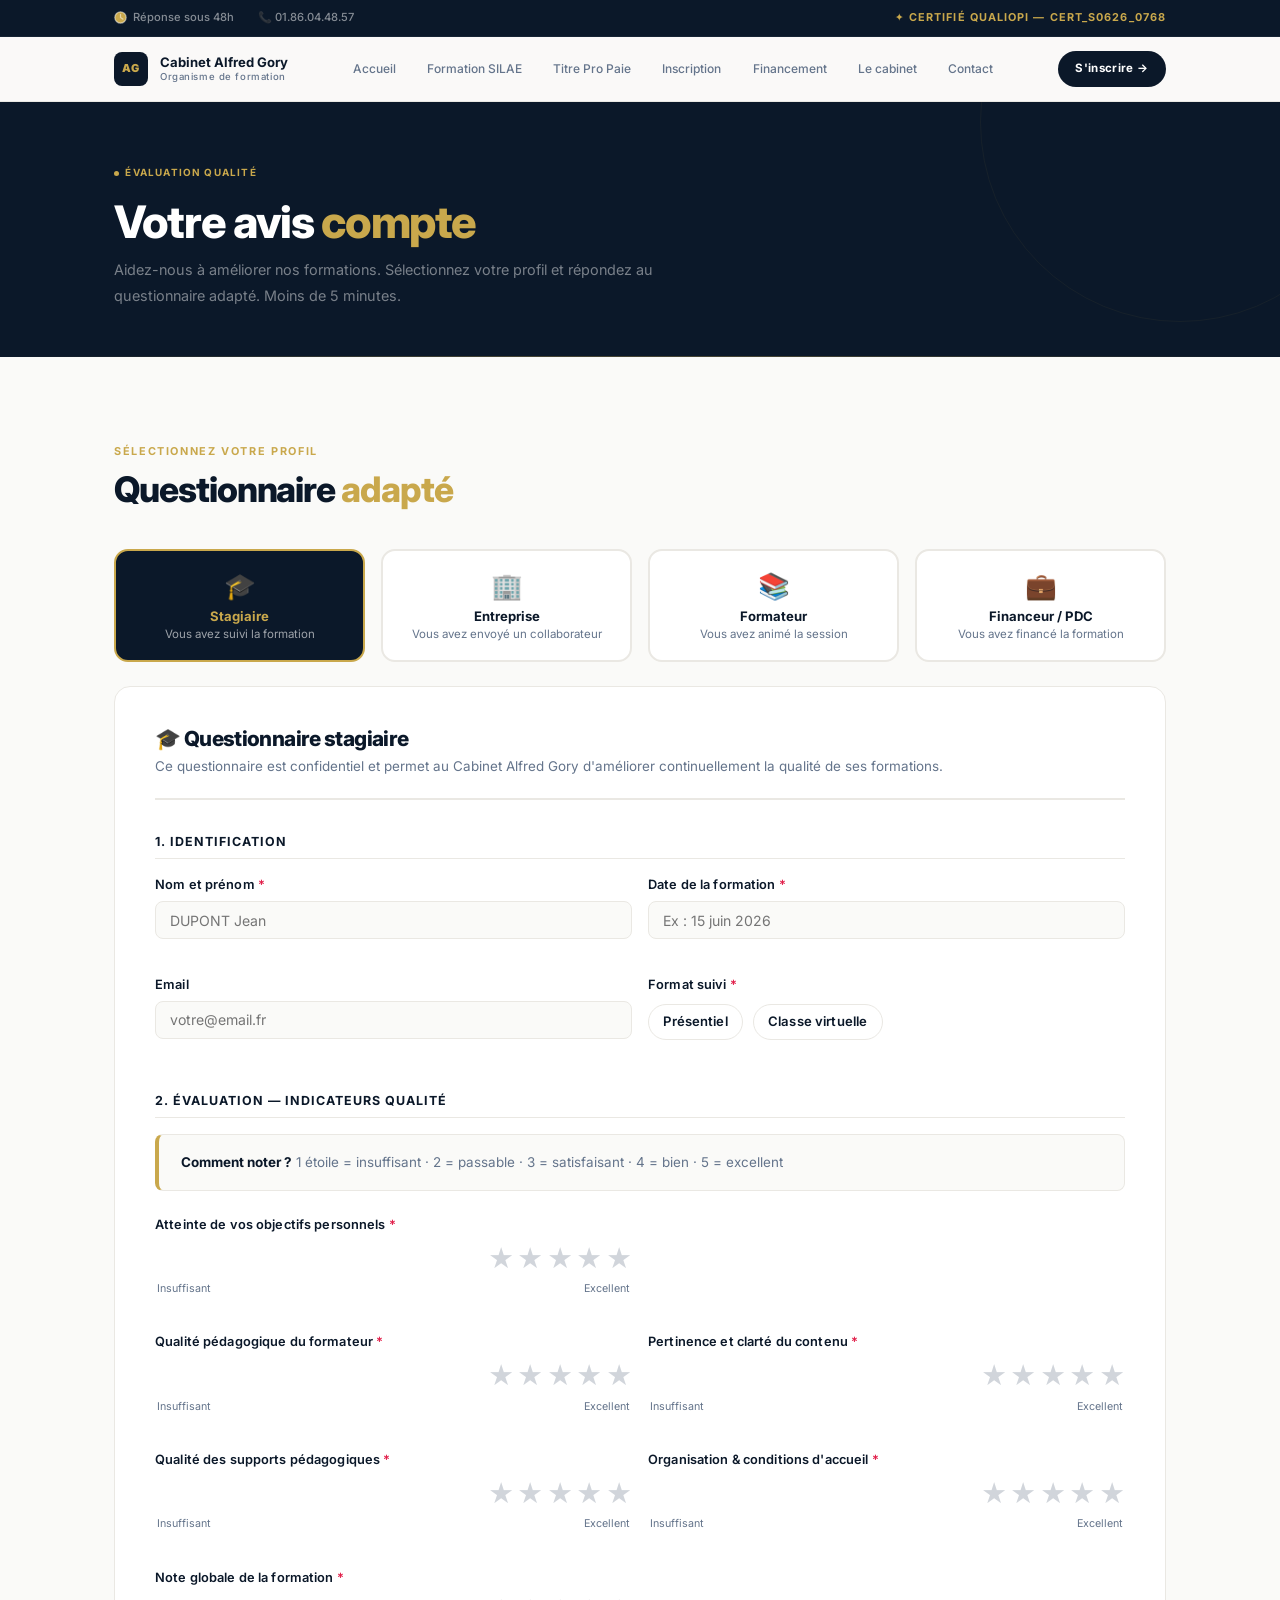
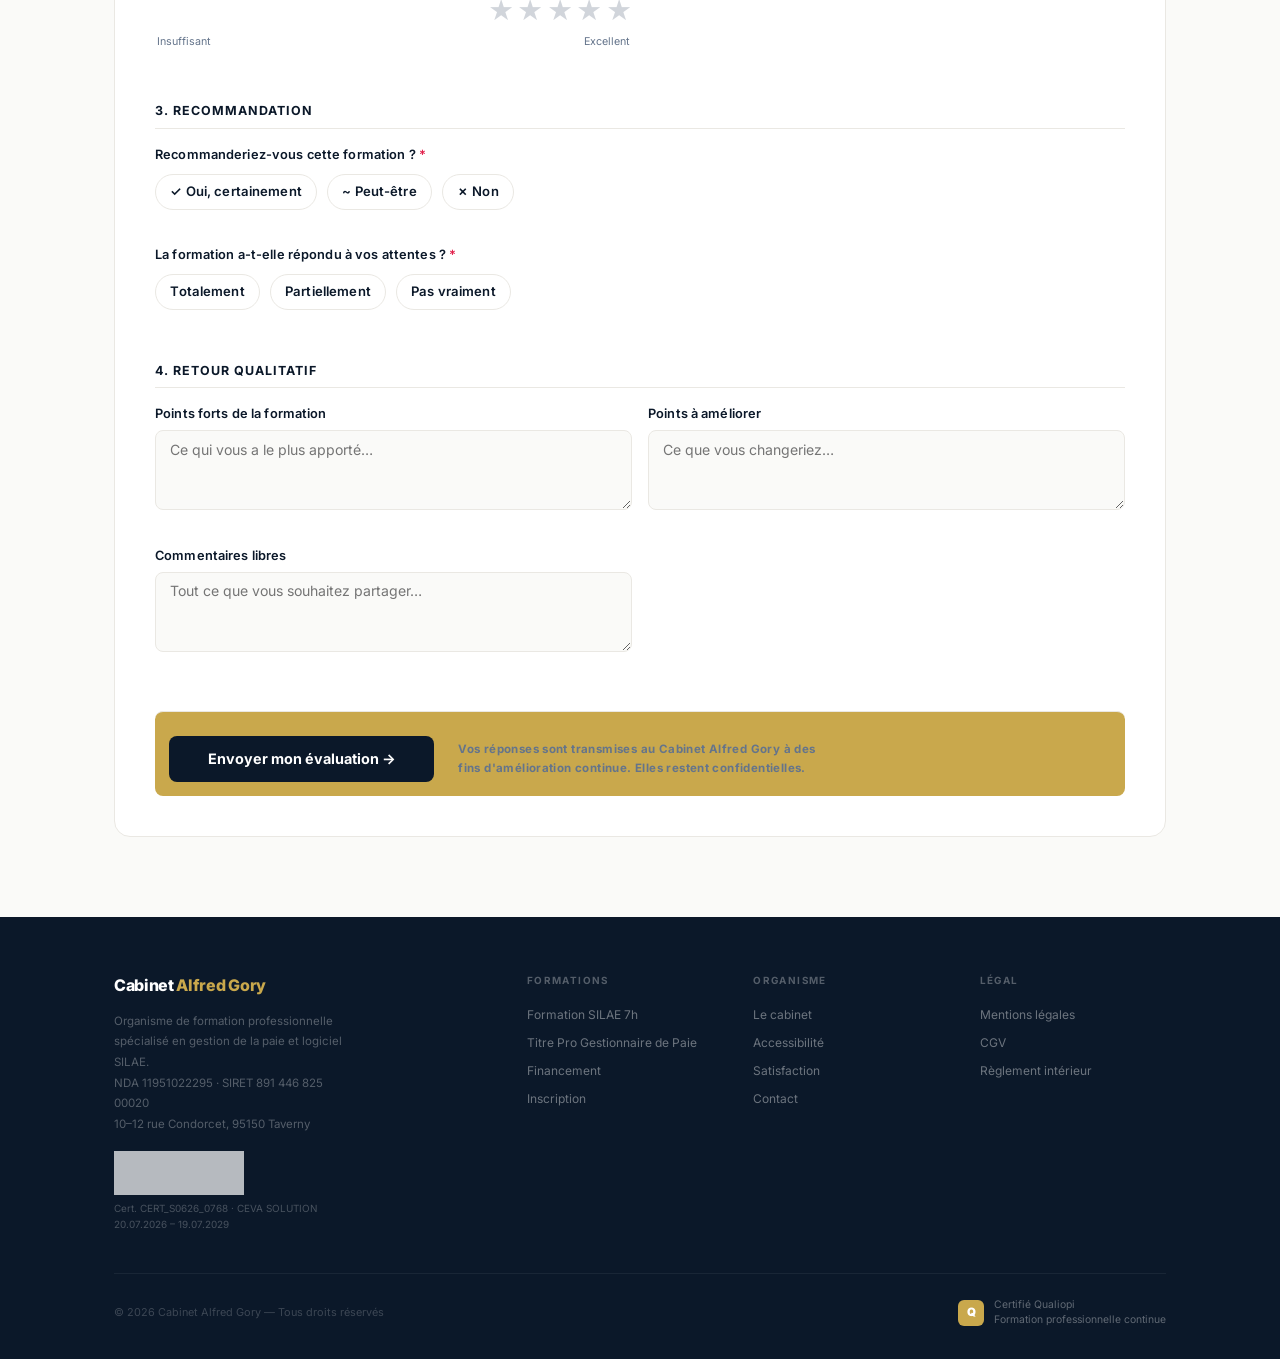
<file: satisfaction.html>
<!DOCTYPE html>
<html lang="fr">
<head>
  <meta charset="UTF-8"/>
  <meta name="viewport" content="width=device-width,initial-scale=1.0"/>
  <title>Questionnaire de satisfaction — Cabinet Alfred Gory</title>
  <meta name="description" content="Évaluez votre formation au Cabinet Alfred Gory. Questionnaire de satisfaction stagiaires, entreprises, formateurs et financeurs."/>
  <link rel="canonical" href="https://www.alfred-gory.com/satisfaction.html"/>
  <link rel="preconnect" href="https://fonts.googleapis.com"/>
  <link rel="preconnect" href="https://fonts.gstatic.com" crossorigin/>
  <link href="https://fonts.googleapis.com/css2?family=Inter:wght@300;400;500;600;700;800;900&display=swap" rel="stylesheet"/>
  <link rel="stylesheet" href="style.css"/>
  <style>
    .profil-grid{display:grid;grid-template-columns:repeat(4,1fr);gap:1rem;margin:1.5rem 0}
    @media(max-width:700px){.profil-grid{grid-template-columns:1fr 1fr}}
    .profil-btn{border:2px solid var(--border);border-radius:var(--r);padding:1.2rem 1rem;background:#fff;cursor:pointer;text-align:center;font-family:'Inter',sans-serif;transition:all .25s}
    .profil-btn:hover{border-color:var(--navy)}
    .profil-btn.active{border-color:var(--gold);background:var(--navy);color:#fff}
    .profil-icon{font-size:1.6rem;margin-bottom:.4rem;display:block}
    .profil-label{font-size:.82rem;font-weight:700;color:var(--navy);display:block}
    .profil-btn.active .profil-label{color:var(--gold)}
    .profil-sub{font-size:.72rem;color:var(--slate);margin-top:.2rem;display:block}
    .profil-btn.active .profil-sub{color:rgba(255,255,255,.6)}
    .form-panel{display:none}.form-panel.active{display:block}
    .form-card{background:#fff;border:1px solid var(--border);border-radius:16px;padding:2.5rem;margin-top:1.5rem}
    .form-header{margin-bottom:2rem;padding-bottom:1.2rem;border-bottom:2px solid var(--border)}
    .form-header h2{font-size:1.3rem;font-weight:800;color:var(--navy);margin-bottom:.3rem}
    .form-header p{font-size:.84rem;color:var(--slate)}
    .form-section-title{font-weight:700;color:var(--navy);font-size:.78rem;text-transform:uppercase;letter-spacing:.08em;margin:2rem 0 1rem;padding-bottom:.4rem;border-bottom:1px solid var(--border)}
    .form-row{display:grid;gap:1rem;margin-bottom:1rem}
    .form-row.cols2{grid-template-columns:1fr 1fr}
    @media(max-width:600px){.form-row.cols2{grid-template-columns:1fr}}
    .form-group{display:flex;flex-direction:column;gap:.35rem}
    .form-group label{font-size:.8rem;font-weight:600;color:var(--navy)}
    .form-group label .req{color:#e11d48}
    .form-group input,.form-group select,.form-group textarea{border:1.5px solid var(--border);border-radius:8px;padding:.6rem .9rem;font-size:.88rem;font-family:'Inter',sans-serif;color:var(--navy);background:var(--cream);width:100%;transition:border-color .2s}
    .form-group input:focus,.form-group select:focus,.form-group textarea:focus{outline:none;border-color:var(--gold);box-shadow:0 0 0 3px rgba(201,168,76,.1)}
    .form-group textarea{resize:vertical;min-height:80px}
    .star-group{display:flex;flex-direction:row-reverse;gap:.2rem;margin-top:.3rem}
    .star-group input{display:none}
    .star-group label{font-size:1.6rem;cursor:pointer;color:#d1d5db;transition:color .15s;line-height:1}
    .star-group input:checked ~ label,.star-group label:hover,.star-group label:hover ~ label{color:var(--gold)}
    .star-legend{display:flex;justify-content:space-between;font-size:.67rem;color:var(--slate);margin-top:.2rem;padding:0 .1rem}
    .radio-group,.check-group{display:flex;flex-wrap:wrap;gap:.6rem;margin-top:.2rem}
    .radio-pill input,.check-pill input{display:none}
    .radio-pill label,.check-pill label{display:inline-flex;align-items:center;gap:.4rem;padding:.4rem .9rem;border:1.5px solid var(--border);border-radius:50px;font-size:.82rem;cursor:pointer;transition:all .2s;color:var(--navy)}
    .radio-pill input:checked + label,.check-pill input:checked + label{background:var(--navy);color:#fff;border-color:var(--navy)}
    .form-submit{margin-top:2.5rem;display:flex;align-items:center;gap:1.5rem;flex-wrap:wrap;padding-top:1.5rem;border-top:1px solid var(--border)}
    .form-submit button{background:var(--navy);color:#fff;border:none;padding:.9rem 2.4rem;border-radius:8px;font-size:.9rem;font-weight:700;cursor:pointer;font-family:'Inter',sans-serif;transition:background .2s}
    .form-submit button:hover{background:var(--gold);color:var(--navy)}
    .form-gdpr{font-size:.72rem;color:var(--slate);max-width:380px;line-height:1.6}
    .info-box-sat{background:var(--cream);border:1px solid var(--border);border-left:4px solid var(--gold);border-radius:8px;padding:1rem 1.4rem;font-size:.84rem;color:var(--slate);line-height:1.7;margin-bottom:1.5rem}
    .info-box-sat strong{color:var(--navy)}
  </style>
</head>
<body>

<!-- TOPBAR -->
<div class="topbar">
  <div class="container">
    <div class="topbar-left">
      <div class="topbar-item"><svg viewBox="0 0 16 16" fill="none"><circle cx="8" cy="8" r="7" stroke="currentColor" stroke-width="1.5"/><path d="M8 4v4l3 2" stroke="currentColor" stroke-width="1.5" stroke-linecap="round"/></svg> Réponse sous 48h</div>
      <div class="topbar-item">📞 01.86.04.48.57</div>
    </div>
    <div class="topbar-qualiopi">✦ Certifié Qualiopi — CERT_S0626_0768</div>
  </div>
</div>

<!-- NAV -->
<nav class="navbar" id="navbar">
  <div class="container">
    <a class="nav-logo" href="index.html"><div class="nav-logo-icon">AG</div><div class="nav-logo-text">Cabinet Alfred Gory<span>Organisme de formation</span></div></a>
    <div class="nav-links">
      <a class="nav-link" href="index.html">Accueil</a>
      <a class="nav-link" href="formations.html">Formation SILAE</a>
      <a class="nav-link" href="titre-pro-gestionnaire-paie.html">Titre Pro Paie</a>
      <a class="nav-link" href="inscription.html">Inscription</a>
      <a class="nav-link" href="financement.html">Financement</a>
      <a class="nav-link" href="cabinet.html">Le cabinet</a>
      <a class="nav-link" href="contact.html">Contact</a>
    </div>
    <a class="nav-cta" href="inscription.html">S'inscrire →</a>
    <button class="nav-burger" id="navBurger" aria-label="Menu"><span></span><span></span><span></span></button>
  </div>
</nav>
<div class="mobile-nav" id="mobileNav">
  <div class="mobile-nav-header"><div class="nav-logo"><div class="nav-logo-icon">AG</div><div class="nav-logo-text">Cabinet Alfred Gory<span>Organisme de formation</span></div></div><button class="mobile-nav-close" id="mobileNavClose">✕</button></div>
  <div class="mobile-nav-links">
    <a class="mobile-nav-link" href="index.html">Accueil</a>
    <a class="mobile-nav-link" href="formations.html">Formation SILAE</a>
    <a class="mobile-nav-link" href="titre-pro-gestionnaire-paie.html">Titre Pro Paie</a>
    <a class="mobile-nav-link" href="inscription.html">Inscription</a>
    <a class="mobile-nav-link" href="financement.html">Financement</a>
    <a class="mobile-nav-link" href="cabinet.html">Le cabinet</a>
    <a class="mobile-nav-link" href="accessibilite.html">Accessibilité</a>
    <a class="mobile-nav-link" href="satisfaction.html">Satisfaction</a>
    <a class="mobile-nav-link" href="contact.html">Contact</a>
  </div>
  <div class="mobile-nav-bottom"><a class="mobile-nav-cta" href="inscription.html">S'inscrire →</a></div>
</div>

<!-- PAGE HERO -->
<div class="page-hero">
  <div class="page-hero-geo"></div>
  <div class="container">
    <div class="page-hero-inner">
      <div class="page-hero-badge">Évaluation qualité</div>
      <h1>Votre avis <span class="accent">compte</span></h1>
      <p>Aidez-nous à améliorer nos formations. Sélectionnez votre profil et répondez au questionnaire adapté. Moins de 5 minutes.</p>
    </div>
  </div>
</div>

<!-- SÉLECTEUR + FORMULAIRES -->
<section class="section">
  <div class="container">
    <div class="section-header reveal">
      <div class="section-eyebrow">Sélectionnez votre profil</div>
      <h2 class="section-title">Questionnaire <span class="accent">adapté</span></h2>
    </div>

    <div class="profil-grid reveal">
      <button class="profil-btn active" onclick="switchProfil('stagiaire', this)">
        <span class="profil-icon">🎓</span>
        <span class="profil-label">Stagiaire</span>
        <span class="profil-sub">Vous avez suivi la formation</span>
      </button>
      <button class="profil-btn" onclick="switchProfil('entreprise', this)">
        <span class="profil-icon">🏢</span>
        <span class="profil-label">Entreprise</span>
        <span class="profil-sub">Vous avez envoyé un collaborateur</span>
      </button>
      <button class="profil-btn" onclick="switchProfil('formateur', this)">
        <span class="profil-icon">📚</span>
        <span class="profil-label">Formateur</span>
        <span class="profil-sub">Vous avez animé la session</span>
      </button>
      <button class="profil-btn" onclick="switchProfil('financeur', this)">
        <span class="profil-icon">💼</span>
        <span class="profil-label">Financeur / PDC</span>
        <span class="profil-sub">Vous avez financé la formation</span>
      </button>
    </div>

    <!-- ====== STAGIAIRE ====== -->
    <div class="form-panel active" id="panel-stagiaire">
      <div class="form-card">
        <div class="form-header">
          <h2>🎓 Questionnaire stagiaire</h2>
          <p>Ce questionnaire est confidentiel et permet au Cabinet Alfred Gory d'améliorer continuellement la qualité de ses formations.</p>
        </div>
        <form id="form-q-stagiaire" action="mail.php" method="POST">
          <input type="hidden" name="_form_type" value="Satisfaction Stagiaire"/>
          <input type="hidden" name="_next" value="merci.html"/>
          <input type="hidden" name="_subject" value="[SATISFACTION-STAGIAIRE] Questionnaire de satisfaction — Cabinet Alfred Gory"/>
          <input type="hidden" name="type_questionnaire" value="Stagiaire"/>
          <input type="text" name="_hp" style="display:none" tabindex="-1" autocomplete="off"/>

          <div class="form-section-title">1. Identification</div>
          <div class="form-row cols2">
            <div class="form-group"><label>Nom et prénom <span class="req">*</span></label><input type="text" name="nom_prenom" required placeholder="DUPONT Jean"/></div>
            <div class="form-group"><label>Date de la formation <span class="req">*</span></label><input type="text" name="date_formation" required placeholder="Ex : 15 juin 2026"/></div>
          </div>
          <div class="form-row cols2">
            <div class="form-group"><label>Email</label><input type="email" name="email" placeholder="votre@email.fr"/></div>
            <div class="form-group"><label>Format suivi <span class="req">*</span></label>
              <div class="radio-group">
                <div class="radio-pill"><input type="radio" name="format_suivi" id="sf1" value="Présentiel" required/><label for="sf1">Présentiel</label></div>
                <div class="radio-pill"><input type="radio" name="format_suivi" id="sf2" value="Classe virtuelle"/><label for="sf2">Classe virtuelle</label></div>
              </div>
            </div>
          </div>

          <div class="form-section-title">2. Évaluation — Indicateurs qualité</div>
          <div class="info-box-sat"><strong>Comment noter ?</strong> 1 étoile = insuffisant · 2 = passable · 3 = satisfaisant · 4 = bien · 5 = excellent</div>

          <div class="form-row">
            <div class="form-group"><label>Atteinte de vos objectifs personnels <span class="req">*</span></label>
              <div class="star-group">
                <input type="radio" name="note_objectifs" id="so5" value="5" required/><label for="so5">★</label>
                <input type="radio" name="note_objectifs" id="so4" value="4"/><label for="so4">★</label>
                <input type="radio" name="note_objectifs" id="so3" value="3"/><label for="so3">★</label>
                <input type="radio" name="note_objectifs" id="so2" value="2"/><label for="so2">★</label>
                <input type="radio" name="note_objectifs" id="so1" value="1"/><label for="so1">★</label>
              </div>
              <div class="star-legend"><span>Insuffisant</span><span>Excellent</span></div>
            </div>
          </div>
          <div class="form-row cols2">
            <div class="form-group"><label>Qualité pédagogique du formateur <span class="req">*</span></label>
              <div class="star-group">
                <input type="radio" name="note_formateur" id="sfo5" value="5" required/><label for="sfo5">★</label>
                <input type="radio" name="note_formateur" id="sfo4" value="4"/><label for="sfo4">★</label>
                <input type="radio" name="note_formateur" id="sfo3" value="3"/><label for="sfo3">★</label>
                <input type="radio" name="note_formateur" id="sfo2" value="2"/><label for="sfo2">★</label>
                <input type="radio" name="note_formateur" id="sfo1" value="1"/><label for="sfo1">★</label>
              </div>
              <div class="star-legend"><span>Insuffisant</span><span>Excellent</span></div>
            </div>
            <div class="form-group"><label>Pertinence et clarté du contenu <span class="req">*</span></label>
              <div class="star-group">
                <input type="radio" name="note_contenu" id="sc5" value="5" required/><label for="sc5">★</label>
                <input type="radio" name="note_contenu" id="sc4" value="4"/><label for="sc4">★</label>
                <input type="radio" name="note_contenu" id="sc3" value="3"/><label for="sc3">★</label>
                <input type="radio" name="note_contenu" id="sc2" value="2"/><label for="sc2">★</label>
                <input type="radio" name="note_contenu" id="sc1" value="1"/><label for="sc1">★</label>
              </div>
              <div class="star-legend"><span>Insuffisant</span><span>Excellent</span></div>
            </div>
          </div>
          <div class="form-row cols2">
            <div class="form-group"><label>Qualité des supports pédagogiques <span class="req">*</span></label>
              <div class="star-group">
                <input type="radio" name="note_supports" id="ss5" value="5" required/><label for="ss5">★</label>
                <input type="radio" name="note_supports" id="ss4" value="4"/><label for="ss4">★</label>
                <input type="radio" name="note_supports" id="ss3" value="3"/><label for="ss3">★</label>
                <input type="radio" name="note_supports" id="ss2" value="2"/><label for="ss2">★</label>
                <input type="radio" name="note_supports" id="ss1" value="1"/><label for="ss1">★</label>
              </div>
              <div class="star-legend"><span>Insuffisant</span><span>Excellent</span></div>
            </div>
            <div class="form-group"><label>Organisation &amp; conditions d'accueil <span class="req">*</span></label>
              <div class="star-group">
                <input type="radio" name="note_accueil" id="sa5" value="5" required/><label for="sa5">★</label>
                <input type="radio" name="note_accueil" id="sa4" value="4"/><label for="sa4">★</label>
                <input type="radio" name="note_accueil" id="sa3" value="3"/><label for="sa3">★</label>
                <input type="radio" name="note_accueil" id="sa2" value="2"/><label for="sa2">★</label>
                <input type="radio" name="note_accueil" id="sa1" value="1"/><label for="sa1">★</label>
              </div>
              <div class="star-legend"><span>Insuffisant</span><span>Excellent</span></div>
            </div>
          </div>
          <div class="form-row">
            <div class="form-group"><label>Note globale de la formation <span class="req">*</span></label>
              <div class="star-group">
                <input type="radio" name="note_globale" id="sg5" value="5" required/><label for="sg5">★</label>
                <input type="radio" name="note_globale" id="sg4" value="4"/><label for="sg4">★</label>
                <input type="radio" name="note_globale" id="sg3" value="3"/><label for="sg3">★</label>
                <input type="radio" name="note_globale" id="sg2" value="2"/><label for="sg2">★</label>
                <input type="radio" name="note_globale" id="sg1" value="1"/><label for="sg1">★</label>
              </div>
              <div class="star-legend"><span>Insuffisant</span><span>Excellent</span></div>
            </div>
          </div>

          <div class="form-section-title">3. Recommandation</div>
          <div class="form-row">
            <div class="form-group"><label>Recommanderiez-vous cette formation ? <span class="req">*</span></label>
              <div class="radio-group">
                <div class="radio-pill"><input type="radio" name="recommandation" id="sr1" value="Oui" required/><label for="sr1">✓ Oui, certainement</label></div>
                <div class="radio-pill"><input type="radio" name="recommandation" id="sr2" value="Peut-être"/><label for="sr2">~ Peut-être</label></div>
                <div class="radio-pill"><input type="radio" name="recommandation" id="sr3" value="Non"/><label for="sr3">✗ Non</label></div>
              </div>
            </div>
          </div>
          <div class="form-row">
            <div class="form-group"><label>La formation a-t-elle répondu à vos attentes ? <span class="req">*</span></label>
              <div class="radio-group">
                <div class="radio-pill"><input type="radio" name="attentes" id="sat1" value="Totalement" required/><label for="sat1">Totalement</label></div>
                <div class="radio-pill"><input type="radio" name="attentes" id="sat2" value="Partiellement"/><label for="sat2">Partiellement</label></div>
                <div class="radio-pill"><input type="radio" name="attentes" id="sat3" value="Pas vraiment"/><label for="sat3">Pas vraiment</label></div>
              </div>
            </div>
          </div>

          <div class="form-section-title">4. Retour qualitatif</div>
          <div class="form-row cols2">
            <div class="form-group"><label>Points forts de la formation</label><textarea name="points_forts" rows="3" placeholder="Ce qui vous a le plus apporté…"></textarea></div>
            <div class="form-group"><label>Points à améliorer</label><textarea name="points_amelioration" rows="3" placeholder="Ce que vous changeriez…"></textarea></div>
          </div>
          <div class="form-row">
            <div class="form-group"><label>Commentaires libres</label><textarea name="commentaires" rows="2" placeholder="Tout ce que vous souhaitez partager…"></textarea></div>
          </div>

          <div class="form-submit">
            <button type="submit">Envoyer mon évaluation →</button>
            <p class="form-gdpr">Vos réponses sont transmises au Cabinet Alfred Gory à des fins d'amélioration continue. Elles restent confidentielles.</p>
          </div>
        </form>
      </div>
    </div>

    <!-- ====== ENTREPRISE ====== -->
    <div class="form-panel" id="panel-entreprise">
      <div class="form-card">
        <div class="form-header">
          <h2>🏢 Questionnaire entreprise</h2>
          <p>Évaluez la formation suivie par vos collaborateurs et aidez-nous à mieux répondre à vos besoins professionnels.</p>
        </div>
        <form id="form-q-entreprise" action="mail.php" method="POST">
          <input type="hidden" name="_form_type" value="Satisfaction Entreprise"/>
          <input type="hidden" name="_next" value="merci.html"/>
          <input type="hidden" name="_subject" value="[SATISFACTION-ENTREPRISE] Questionnaire de satisfaction — Cabinet Alfred Gory"/>
          <input type="hidden" name="type_questionnaire" value="Entreprise"/>
          <input type="text" name="_hp" style="display:none" tabindex="-1" autocomplete="off"/>

          <div class="form-section-title">1. Identification</div>
          <div class="form-row cols2">
            <div class="form-group"><label>Raison sociale <span class="req">*</span></label><input type="text" name="raison_sociale" required placeholder="SAS MON ENTREPRISE"/></div>
            <div class="form-group"><label>Nom du répondant <span class="req">*</span></label><input type="text" name="repondant" required placeholder="Nom — Fonction"/></div>
          </div>
          <div class="form-row cols2">
            <div class="form-group"><label>Email <span class="req">*</span></label><input type="email" name="email" required placeholder="contact@monentreprise.fr"/></div>
            <div class="form-group"><label>Date de la formation <span class="req">*</span></label><input type="text" name="date_formation" required placeholder="Ex : 15 juin 2026"/></div>
          </div>
          <div class="form-row">
            <div class="form-group"><label>Nom du / des participant(s) formé(s)</label><input type="text" name="participants" placeholder="Noms des collaborateurs formés"/></div>
          </div>

          <div class="form-section-title">2. Évaluation — Indicateurs qualité</div>
          <div class="info-box-sat"><strong>Comment noter ?</strong> 1 étoile = insuffisant · 2 = passable · 3 = satisfaisant · 4 = bien · 5 = excellent</div>

          <div class="form-row cols2">
            <div class="form-group"><label>Adéquation du programme à vos besoins <span class="req">*</span></label>
              <div class="star-group">
                <input type="radio" name="note_adequation" id="ea5" value="5" required/><label for="ea5">★</label>
                <input type="radio" name="note_adequation" id="ea4" value="4"/><label for="ea4">★</label>
                <input type="radio" name="note_adequation" id="ea3" value="3"/><label for="ea3">★</label>
                <input type="radio" name="note_adequation" id="ea2" value="2"/><label for="ea2">★</label>
                <input type="radio" name="note_adequation" id="ea1" value="1"/><label for="ea1">★</label>
              </div>
              <div class="star-legend"><span>Insuffisant</span><span>Excellent</span></div>
            </div>
            <div class="form-group"><label>Qualité pédagogique <span class="req">*</span></label>
              <div class="star-group">
                <input type="radio" name="note_pedago" id="ep5" value="5" required/><label for="ep5">★</label>
                <input type="radio" name="note_pedago" id="ep4" value="4"/><label for="ep4">★</label>
                <input type="radio" name="note_pedago" id="ep3" value="3"/><label for="ep3">★</label>
                <input type="radio" name="note_pedago" id="ep2" value="2"/><label for="ep2">★</label>
                <input type="radio" name="note_pedago" id="ep1" value="1"/><label for="ep1">★</label>
              </div>
              <div class="star-legend"><span>Insuffisant</span><span>Excellent</span></div>
            </div>
          </div>
          <div class="form-row cols2">
            <div class="form-group"><label>Organisation administrative <span class="req">*</span></label>
              <div class="star-group">
                <input type="radio" name="note_admin" id="ead5" value="5" required/><label for="ead5">★</label>
                <input type="radio" name="note_admin" id="ead4" value="4"/><label for="ead4">★</label>
                <input type="radio" name="note_admin" id="ead3" value="3"/><label for="ead3">★</label>
                <input type="radio" name="note_admin" id="ead2" value="2"/><label for="ead2">★</label>
                <input type="radio" name="note_admin" id="ead1" value="1"/><label for="ead1">★</label>
              </div>
              <div class="star-legend"><span>Insuffisant</span><span>Excellent</span></div>
            </div>
            <div class="form-group"><label>Rapport qualité / prix <span class="req">*</span></label>
              <div class="star-group">
                <input type="radio" name="note_prix" id="eqp5" value="5" required/><label for="eqp5">★</label>
                <input type="radio" name="note_prix" id="eqp4" value="4"/><label for="eqp4">★</label>
                <input type="radio" name="note_prix" id="eqp3" value="3"/><label for="eqp3">★</label>
                <input type="radio" name="note_prix" id="eqp2" value="2"/><label for="eqp2">★</label>
                <input type="radio" name="note_prix" id="eqp1" value="1"/><label for="eqp1">★</label>
              </div>
              <div class="star-legend"><span>Insuffisant</span><span>Excellent</span></div>
            </div>
          </div>
          <div class="form-row">
            <div class="form-group"><label>Note globale <span class="req">*</span></label>
              <div class="star-group">
                <input type="radio" name="note_globale" id="eg5" value="5" required/><label for="eg5">★</label>
                <input type="radio" name="note_globale" id="eg4" value="4"/><label for="eg4">★</label>
                <input type="radio" name="note_globale" id="eg3" value="3"/><label for="eg3">★</label>
                <input type="radio" name="note_globale" id="eg2" value="2"/><label for="eg2">★</label>
                <input type="radio" name="note_globale" id="eg1" value="1"/><label for="eg1">★</label>
              </div>
              <div class="star-legend"><span>Insuffisant</span><span>Excellent</span></div>
            </div>
          </div>

          <div class="form-section-title">3. Transfert des compétences</div>
          <div class="form-row">
            <div class="form-group"><label>Avez-vous observé un transfert de compétences ? <span class="req">*</span></label>
              <div class="radio-group">
                <div class="radio-pill"><input type="radio" name="transfert" id="et1" value="Oui, clairement" required/><label for="et1">Oui, clairement</label></div>
                <div class="radio-pill"><input type="radio" name="transfert" id="et2" value="Partiellement"/><label for="et2">Partiellement</label></div>
                <div class="radio-pill"><input type="radio" name="transfert" id="et3" value="Trop tôt pour évaluer"/><label for="et3">Trop tôt pour évaluer</label></div>
                <div class="radio-pill"><input type="radio" name="transfert" id="et4" value="Non"/><label for="et4">Non</label></div>
              </div>
            </div>
          </div>
          <div class="form-row">
            <div class="form-group"><label>Recommanderiez-vous le Cabinet Alfred Gory ? <span class="req">*</span></label>
              <div class="radio-group">
                <div class="radio-pill"><input type="radio" name="recommandation" id="er1" value="Oui" required/><label for="er1">✓ Oui, certainement</label></div>
                <div class="radio-pill"><input type="radio" name="recommandation" id="er2" value="Peut-être"/><label for="er2">~ Peut-être</label></div>
                <div class="radio-pill"><input type="radio" name="recommandation" id="er3" value="Non"/><label for="er3">✗ Non</label></div>
              </div>
            </div>
          </div>

          <div class="form-section-title">4. Retour qualitatif</div>
          <div class="form-row cols2">
            <div class="form-group"><label>Points forts</label><textarea name="points_forts" rows="3" placeholder="Ce qui vous a le plus convaincu…"></textarea></div>
            <div class="form-group"><label>Points à améliorer</label><textarea name="points_amelioration" rows="3" placeholder="Ce que vous changeriez…"></textarea></div>
          </div>
          <div class="form-row">
            <div class="form-group"><label>Commentaires</label><textarea name="commentaires" rows="2" placeholder="Tout autre retour utile…"></textarea></div>
          </div>

          <div class="form-submit">
            <button type="submit">Envoyer notre évaluation →</button>
            <p class="form-gdpr">Vos réponses sont transmises au Cabinet Alfred Gory à des fins d'amélioration continue et restent confidentielles.</p>
          </div>
        </form>
      </div>
    </div>

    <!-- ====== FORMATEUR ====== -->
    <div class="form-panel" id="panel-formateur">
      <div class="form-card">
        <div class="form-header">
          <h2>📚 Auto-évaluation formateur</h2>
          <p>Questionnaire interne d'auto-évaluation à compléter après chaque session animée.</p>
        </div>
        <form id="form-q-formateur" action="mail.php" method="POST">
          <input type="hidden" name="_form_type" value="Satisfaction Formateur"/>
          <input type="hidden" name="_next" value="merci.html"/>
          <input type="hidden" name="_subject" value="[SATISFACTION-FORMATEUR] Auto-évaluation formateur — Cabinet Alfred Gory"/>
          <input type="hidden" name="type_questionnaire" value="Formateur"/>
          <input type="text" name="_hp" style="display:none" tabindex="-1" autocomplete="off"/>

          <div class="form-section-title">1. Identification de la session</div>
          <div class="form-row cols2">
            <div class="form-group"><label>Nom du formateur <span class="req">*</span></label><input type="text" name="nom_formateur" required placeholder="Nom — Prénom"/></div>
            <div class="form-group"><label>Date de la session <span class="req">*</span></label><input type="text" name="date_session" required placeholder="Ex : 15 juin 2026"/></div>
          </div>
          <div class="form-row cols2">
            <div class="form-group"><label>Nombre de participants <span class="req">*</span></label><input type="number" name="nb_participants" required placeholder="Ex : 4" min="1"/></div>
            <div class="form-group"><label>Format de la session</label>
              <div class="radio-group">
                <div class="radio-pill"><input type="radio" name="format_session" id="ff1" value="Présentiel"/><label for="ff1">Présentiel</label></div>
                <div class="radio-pill"><input type="radio" name="format_session" id="ff2" value="Classe virtuelle"/><label for="ff2">Virtuelle</label></div>
              </div>
            </div>
          </div>

          <div class="form-section-title">2. Auto-évaluation pédagogique</div>
          <div class="info-box-sat"><strong>Comment noter ?</strong> 1 = insuffisant · 2 = passable · 3 = satisfaisant · 4 = bien · 5 = excellent</div>

          <div class="form-row cols2">
            <div class="form-group"><label>Objectifs pédagogiques atteints <span class="req">*</span></label>
              <div class="star-group">
                <input type="radio" name="note_obj_pedago" id="fop5" value="5" required/><label for="fop5">★</label>
                <input type="radio" name="note_obj_pedago" id="fop4" value="4"/><label for="fop4">★</label>
                <input type="radio" name="note_obj_pedago" id="fop3" value="3"/><label for="fop3">★</label>
                <input type="radio" name="note_obj_pedago" id="fop2" value="2"/><label for="fop2">★</label>
                <input type="radio" name="note_obj_pedago" id="fop1" value="1"/><label for="fop1">★</label>
              </div>
              <div class="star-legend"><span>Insuffisant</span><span>Excellent</span></div>
            </div>
            <div class="form-group"><label>Engagement des apprenants <span class="req">*</span></label>
              <div class="star-group">
                <input type="radio" name="note_engagement" id="fen5" value="5" required/><label for="fen5">★</label>
                <input type="radio" name="note_engagement" id="fen4" value="4"/><label for="fen4">★</label>
                <input type="radio" name="note_engagement" id="fen3" value="3"/><label for="fen3">★</label>
                <input type="radio" name="note_engagement" id="fen2" value="2"/><label for="fen2">★</label>
                <input type="radio" name="note_engagement" id="fen1" value="1"/><label for="fen1">★</label>
              </div>
              <div class="star-legend"><span>Insuffisant</span><span>Excellent</span></div>
            </div>
          </div>
          <div class="form-row cols2">
            <div class="form-group"><label>Adéquation du programme au public <span class="req">*</span></label>
              <div class="star-group">
                <input type="radio" name="note_adequation" id="fad5" value="5" required/><label for="fad5">★</label>
                <input type="radio" name="note_adequation" id="fad4" value="4"/><label for="fad4">★</label>
                <input type="radio" name="note_adequation" id="fad3" value="3"/><label for="fad3">★</label>
                <input type="radio" name="note_adequation" id="fad2" value="2"/><label for="fad2">★</label>
                <input type="radio" name="note_adequation" id="fad1" value="1"/><label for="fad1">★</label>
              </div>
              <div class="star-legend"><span>Insuffisant</span><span>Excellent</span></div>
            </div>
            <div class="form-group"><label>Qualité des ressources à disposition <span class="req">*</span></label>
              <div class="star-group">
                <input type="radio" name="note_ressources" id="fre5" value="5" required/><label for="fre5">★</label>
                <input type="radio" name="note_ressources" id="fre4" value="4"/><label for="fre4">★</label>
                <input type="radio" name="note_ressources" id="fre3" value="3"/><label for="fre3">★</label>
                <input type="radio" name="note_ressources" id="fre2" value="2"/><label for="fre2">★</label>
                <input type="radio" name="note_ressources" id="fre1" value="1"/><label for="fre1">★</label>
              </div>
              <div class="star-legend"><span>Insuffisant</span><span>Excellent</span></div>
            </div>
          </div>

          <div class="form-section-title">3. Retour qualitatif</div>
          <div class="form-row">
            <div class="form-group"><label>Difficultés rencontrées pendant la session</label><textarea name="difficultes" rows="2" placeholder="Points de blocage, questions hors programme, niveaux hétérogènes…"></textarea></div>
          </div>
          <div class="form-row">
            <div class="form-group"><label>Adaptations réalisées en cours de session</label><textarea name="adaptations" rows="2" placeholder="Ralentissement, ajout d'exemples, modification d'exercices…"></textarea></div>
          </div>
          <div class="form-row cols2">
            <div class="form-group"><label>Suggestions d'amélioration du programme</label><textarea name="suggestions_programme" rows="2" placeholder="Contenu à ajouter, à retirer, à approfondir…"></textarea></div>
            <div class="form-group"><label>Ressources ou supports à mettre à jour</label><textarea name="ressources_maj" rows="2" placeholder="Slides, exercices, exemples à actualiser…"></textarea></div>
          </div>
          <div class="form-row">
            <div class="form-group"><label>Commentaires libres</label><textarea name="commentaires" rows="2" placeholder="Tout autre observation utile pour améliorer la session…"></textarea></div>
          </div>

          <div class="form-submit">
            <button type="submit">Envoyer mon auto-évaluation →</button>
            <p class="form-gdpr">Ce formulaire est à usage interne. Les données sont transmises à la direction pédagogique du Cabinet Alfred Gory.</p>
          </div>
        </form>
      </div>
    </div>

    <!-- ====== FINANCEUR ====== -->
    <div class="form-panel" id="panel-financeur">
      <div class="form-card">
        <div class="form-header">
          <h2>💼 Questionnaire financeur / PDC</h2>
          <p>Vous avez pris en charge tout ou partie de cette formation dans le cadre du plan de développement des compétences. Merci de partager votre évaluation.</p>
        </div>
        <form id="form-q-financeur" action="mail.php" method="POST">
          <input type="hidden" name="_form_type" value="Satisfaction Financeur"/>
          <input type="hidden" name="_next" value="merci.html"/>
          <input type="hidden" name="_subject" value="[SATISFACTION-FINANCEUR] Questionnaire financeur — Cabinet Alfred Gory"/>
          <input type="hidden" name="type_questionnaire" value="Financeur/PDC"/>
          <input type="text" name="_hp" style="display:none" tabindex="-1" autocomplete="off"/>

          <div class="form-section-title">1. Identification</div>
          <div class="form-row cols2">
            <div class="form-group"><label>Raison sociale / Organisme <span class="req">*</span></label><input type="text" name="raison_sociale" required placeholder="SAS MON ENTREPRISE"/></div>
            <div class="form-group"><label>Nom et fonction du répondant <span class="req">*</span></label><input type="text" name="repondant" required placeholder="Nom — Fonction"/></div>
          </div>
          <div class="form-row cols2">
            <div class="form-group"><label>Email <span class="req">*</span></label><input type="email" name="email" required placeholder="contact@financeur.fr"/></div>
            <div class="form-group"><label>Date de la formation financée <span class="req">*</span></label><input type="text" name="date_formation" required placeholder="Ex : juin 2026"/></div>
          </div>

          <div class="form-section-title">2. Évaluation — Indicateurs qualité</div>
          <div class="info-box-sat"><strong>Comment noter ?</strong> 1 étoile = insuffisant · 2 = passable · 3 = satisfaisant · 4 = bien · 5 = excellent</div>

          <div class="form-row cols2">
            <div class="form-group"><label>Conformité aux engagements pris <span class="req">*</span></label>
              <div class="star-group">
                <input type="radio" name="note_conformite" id="nc5" value="5" required/><label for="nc5">★</label>
                <input type="radio" name="note_conformite" id="nc4" value="4"/><label for="nc4">★</label>
                <input type="radio" name="note_conformite" id="nc3" value="3"/><label for="nc3">★</label>
                <input type="radio" name="note_conformite" id="nc2" value="2"/><label for="nc2">★</label>
                <input type="radio" name="note_conformite" id="nc1" value="1"/><label for="nc1">★</label>
              </div>
              <div class="star-legend"><span>Insuffisant</span><span>Excellent</span></div>
            </div>
            <div class="form-group"><label>Qualité des documents fournis <span class="req">*</span></label>
              <div class="star-group">
                <input type="radio" name="note_documents" id="nd5" value="5" required/><label for="nd5">★</label>
                <input type="radio" name="note_documents" id="nd4" value="4"/><label for="nd4">★</label>
                <input type="radio" name="note_documents" id="nd3" value="3"/><label for="nd3">★</label>
                <input type="radio" name="note_documents" id="nd2" value="2"/><label for="nd2">★</label>
                <input type="radio" name="note_documents" id="nd1" value="1"/><label for="nd1">★</label>
              </div>
              <div class="star-legend"><span>Insuffisant</span><span>Excellent</span></div>
            </div>
          </div>
          <div class="form-row cols2">
            <div class="form-group"><label>Respect des délais (convention, facture) <span class="req">*</span></label>
              <div class="star-group">
                <input type="radio" name="note_delais" id="nde5" value="5" required/><label for="nde5">★</label>
                <input type="radio" name="note_delais" id="nde4" value="4"/><label for="nde4">★</label>
                <input type="radio" name="note_delais" id="nde3" value="3"/><label for="nde3">★</label>
                <input type="radio" name="note_delais" id="nde2" value="2"/><label for="nde2">★</label>
                <input type="radio" name="note_delais" id="nde1" value="1"/><label for="nde1">★</label>
              </div>
              <div class="star-legend"><span>Insuffisant</span><span>Excellent</span></div>
            </div>
            <div class="form-group"><label>Réactivité &amp; communication <span class="req">*</span></label>
              <div class="star-group">
                <input type="radio" name="note_communication" id="nco5" value="5" required/><label for="nco5">★</label>
                <input type="radio" name="note_communication" id="nco4" value="4"/><label for="nco4">★</label>
                <input type="radio" name="note_communication" id="nco3" value="3"/><label for="nco3">★</label>
                <input type="radio" name="note_communication" id="nco2" value="2"/><label for="nco2">★</label>
                <input type="radio" name="note_communication" id="nco1" value="1"/><label for="nco1">★</label>
              </div>
              <div class="star-legend"><span>Insuffisant</span><span>Excellent</span></div>
            </div>
          </div>
          <div class="form-row">
            <div class="form-group"><label>Satisfaction globale <span class="req">*</span></label>
              <div class="star-group">
                <input type="radio" name="note_globale" id="nfg5" value="5" required/><label for="nfg5">★</label>
                <input type="radio" name="note_globale" id="nfg4" value="4"/><label for="nfg4">★</label>
                <input type="radio" name="note_globale" id="nfg3" value="3"/><label for="nfg3">★</label>
                <input type="radio" name="note_globale" id="nfg2" value="2"/><label for="nfg2">★</label>
                <input type="radio" name="note_globale" id="nfg1" value="1"/><label for="nfg1">★</label>
              </div>
              <div class="star-legend"><span>Insuffisant</span><span>Excellent</span></div>
            </div>
          </div>

          <div class="form-section-title">3. Recommandation</div>
          <div class="form-row">
            <div class="form-group"><label>Recommanderiez-vous le Cabinet Alfred Gory ? <span class="req">*</span></label>
              <div class="radio-group">
                <div class="radio-pill"><input type="radio" name="recommandation" id="fnr1" value="Oui" required/><label for="fnr1">✓ Oui</label></div>
                <div class="radio-pill"><input type="radio" name="recommandation" id="fnr2" value="Peut-être"/><label for="fnr2">~ Peut-être</label></div>
                <div class="radio-pill"><input type="radio" name="recommandation" id="fnr3" value="Non"/><label for="fnr3">✗ Non</label></div>
              </div>
            </div>
          </div>

          <div class="form-section-title">4. Commentaires</div>
          <div class="form-row">
            <div class="form-group"><label>Points forts &amp; axes d'amélioration</label><textarea name="commentaires" rows="3" placeholder="Vos observations sur l'organisation, la relation, la qualité des livrables…"></textarea></div>
          </div>

          <div class="form-submit">
            <button type="submit">Envoyer notre évaluation →</button>
            <p class="form-gdpr">Vos réponses sont transmises au Cabinet Alfred Gory à des fins d'amélioration continue et restent confidentielles.</p>
          </div>
        </form>
      </div>
    </div>

  </div>
</section>

<!-- FOOTER -->
<footer class="site-footer">
  <div class="container">
    <div class="footer-grid">
      <div class="footer-brand">
        <div class="footer-logo">Cabinet <em>Alfred Gory</em></div>
        <p>Organisme de formation professionnelle spécialisé en gestion de la paie et logiciel SILAE.<br>NDA 11951022295 · SIRET 891 446 825 00020<br>10–12 rue Condorcet, 95150 Taverny</p>
        <div style="margin-top:1rem"><img src="qualiopi.png" alt="Logo Qualiopi" style="height:44px;filter:brightness(0) invert(1);opacity:.7;display:block;margin-bottom:.4rem"/><p style="font-size:.62rem;color:rgba(255,255,255,.25);line-height:1.6">Cert. CERT_S0626_0768 · CEVA SOLUTION<br>20.07.2026 – 19.07.2029</p></div>
      </div>
      <div><div class="footer-heading">Formations</div><div class="footer-links"><a href="formations.html">Formation SILAE 7h</a><a href="titre-pro-gestionnaire-paie.html">Titre Pro Gestionnaire de Paie</a><a href="financement.html">Financement</a><a href="inscription.html">Inscription</a></div></div>
      <div><div class="footer-heading">Organisme</div><div class="footer-links"><a href="cabinet.html">Le cabinet</a><a href="accessibilite.html">Accessibilité</a><a href="satisfaction.html">Satisfaction</a><a href="contact.html">Contact</a></div></div>
      <div><div class="footer-heading">Légal</div><div class="footer-links"><a href="mentions-legales.html">Mentions légales</a><a href="conditions-generales.html">CGV</a><a href="reglement-interieur.html">Règlement intérieur</a></div></div>
    </div>
    <hr class="footer-sep"/>
    <div class="footer-bottom">
      <div class="footer-copy">© 2026 Cabinet Alfred Gory — Tous droits réservés</div>
      <div class="footer-qualiopi"><div class="footer-q-badge">Q</div><div class="footer-q-text">Certifié Qualiopi<br>Formation professionnelle continue</div></div>
    </div>
  </div>
</footer>

<button class="back-top" id="backTop" aria-label="Retour en haut">↑</button>
<script src="animations.js"></script>
<script>
function switchProfil(profil, btn) {
  document.querySelectorAll('.profil-btn').forEach(function(b){ b.classList.remove('active'); });
  document.querySelectorAll('.form-panel').forEach(function(p){ p.classList.remove('active'); });
  btn.classList.add('active');
  document.getElementById('panel-' + profil).classList.add('active');
  document.getElementById('panel-' + profil).scrollIntoView({ behavior: 'smooth', block: 'start' });
}
(function() {
  var params = new URLSearchParams(window.location.search);
  var profil = params.get('profil');
  if (profil) {
    var btn = document.querySelector('[onclick*="' + profil + '"]');
    if (btn) btn.click();
  }
})();
</script>
</body>
</html>
</file>
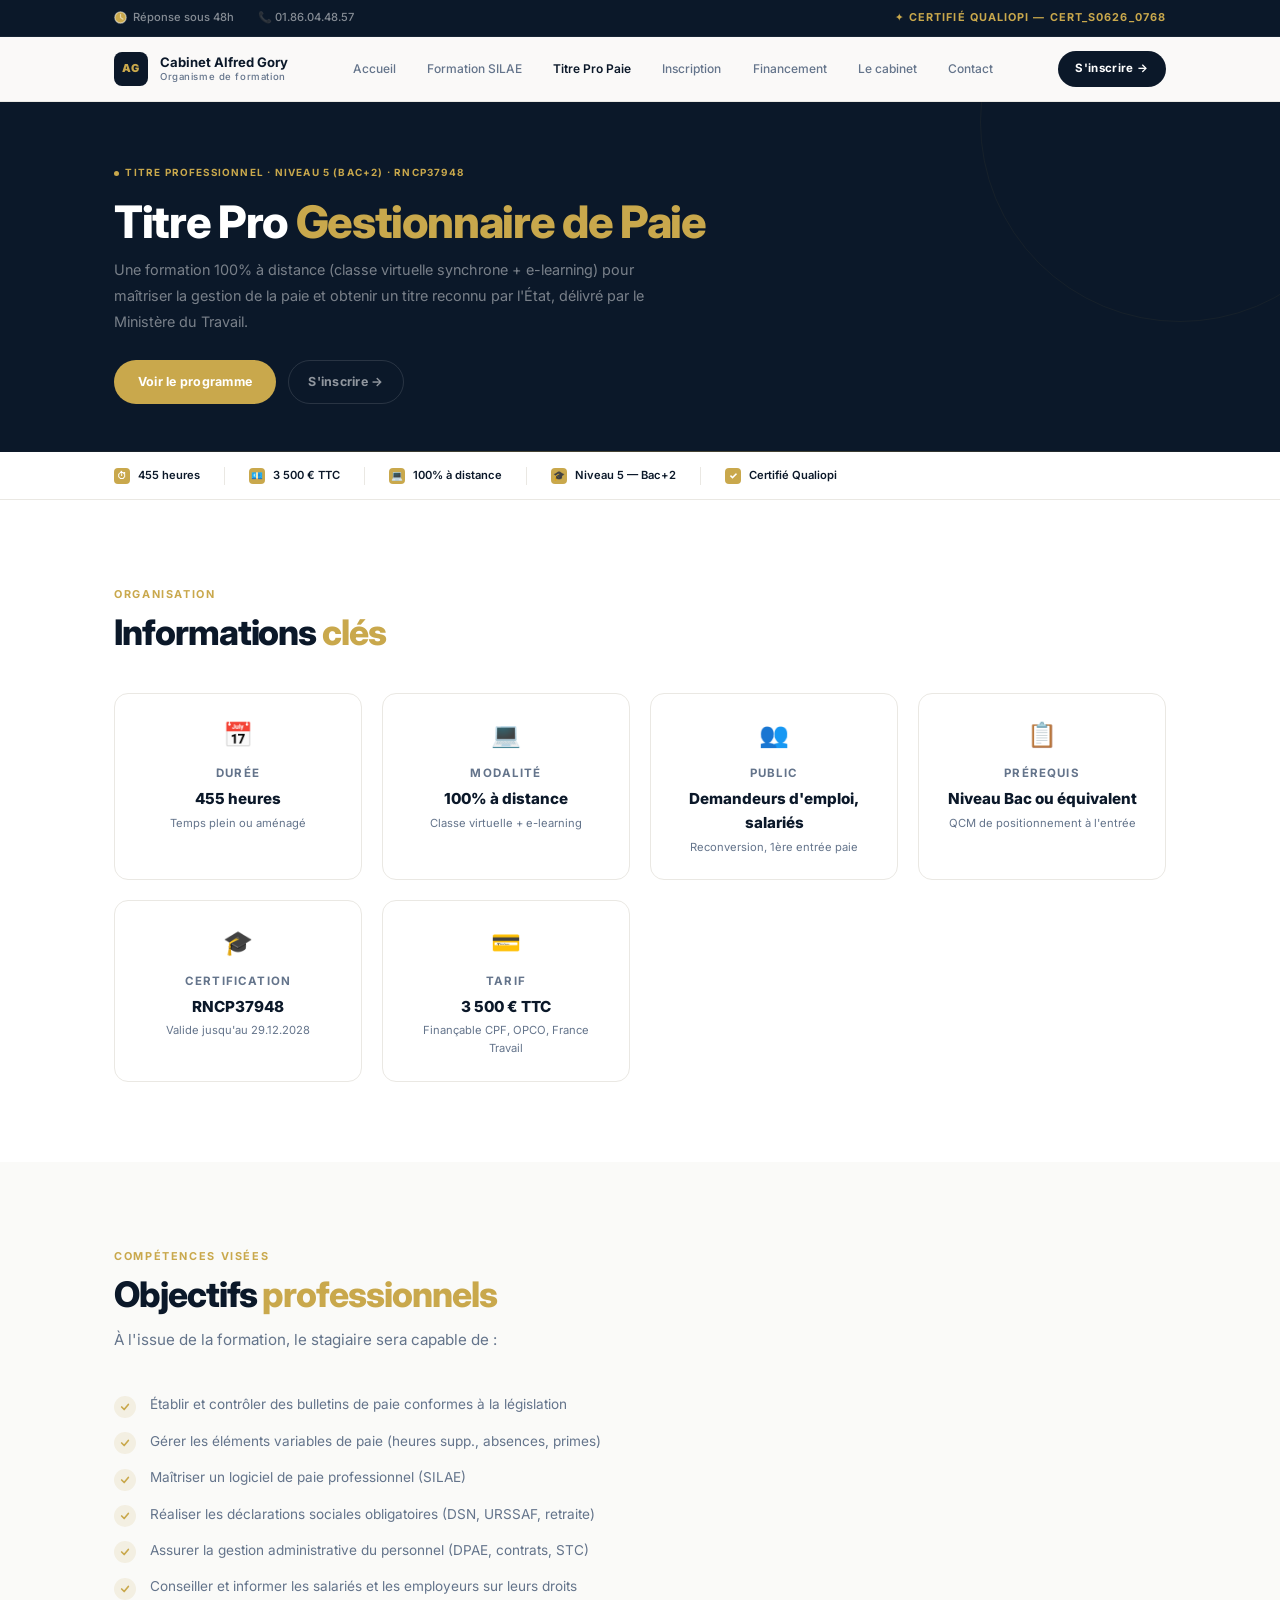
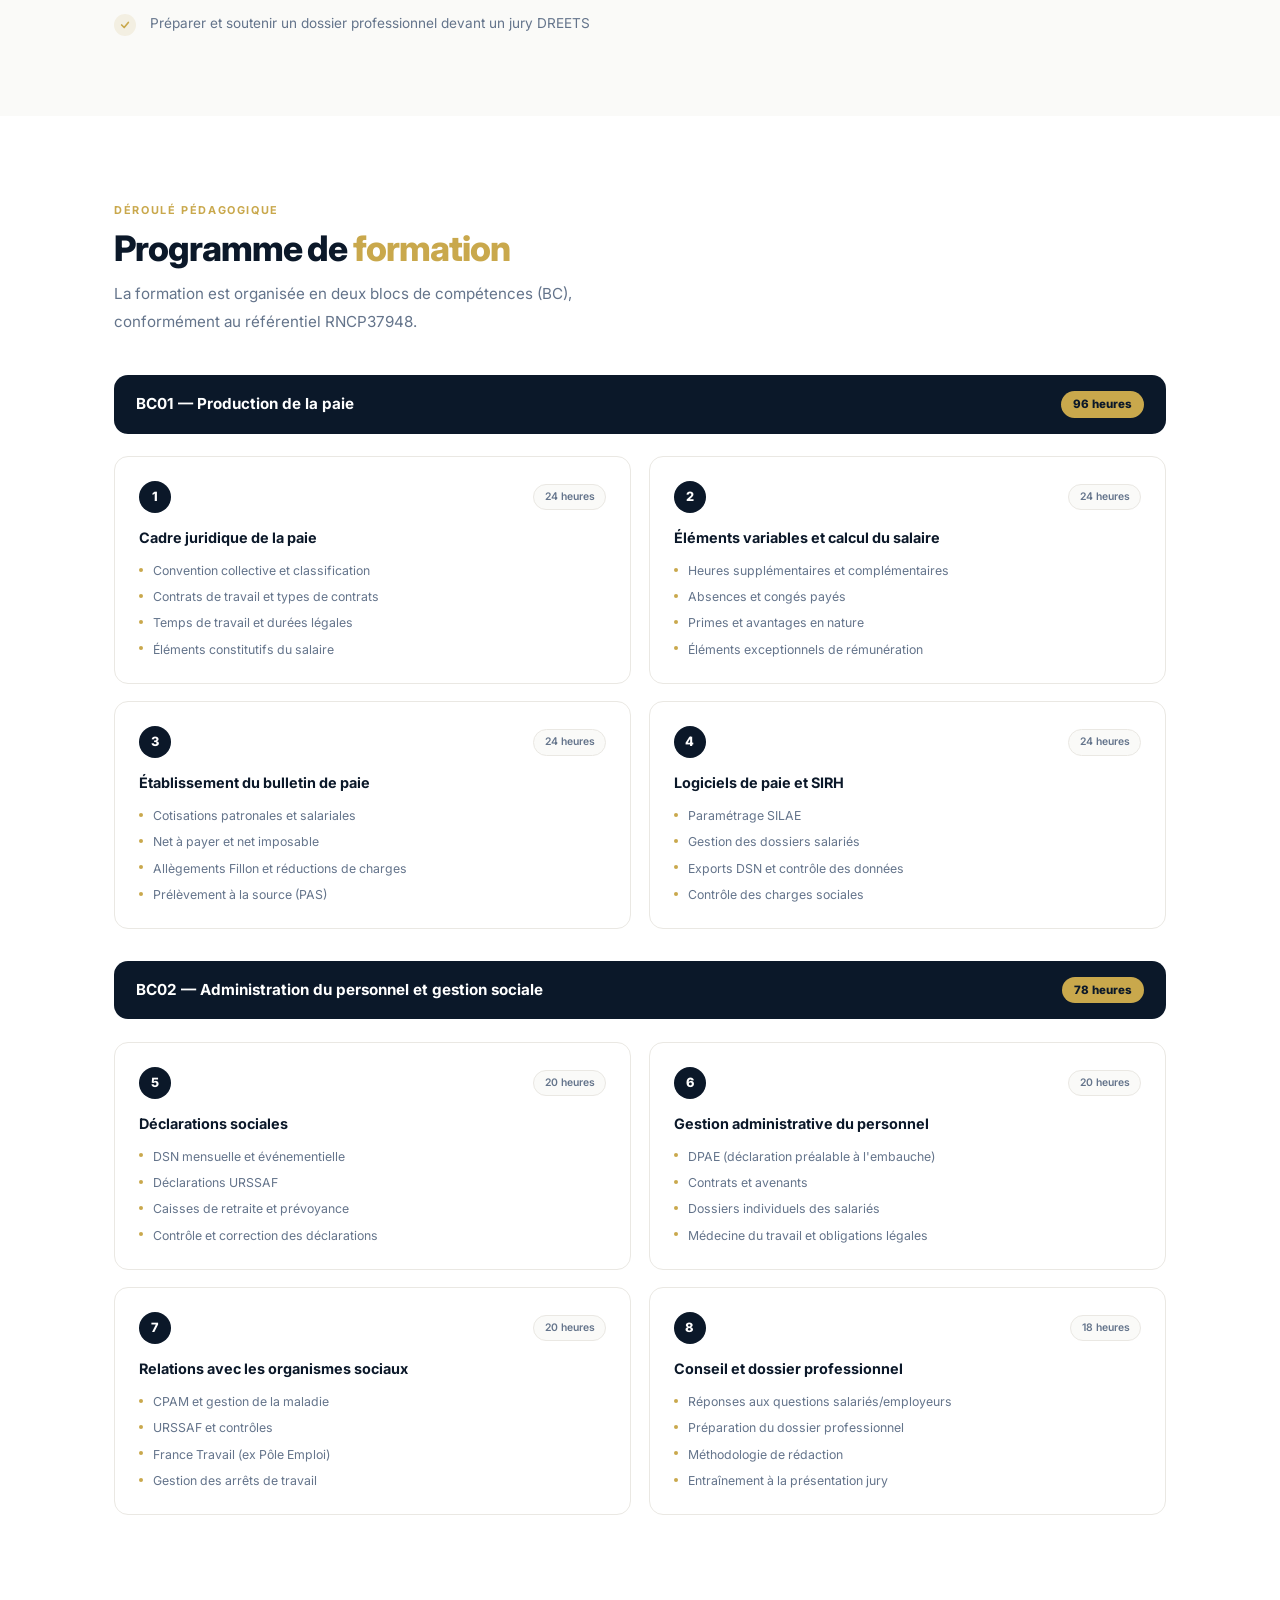
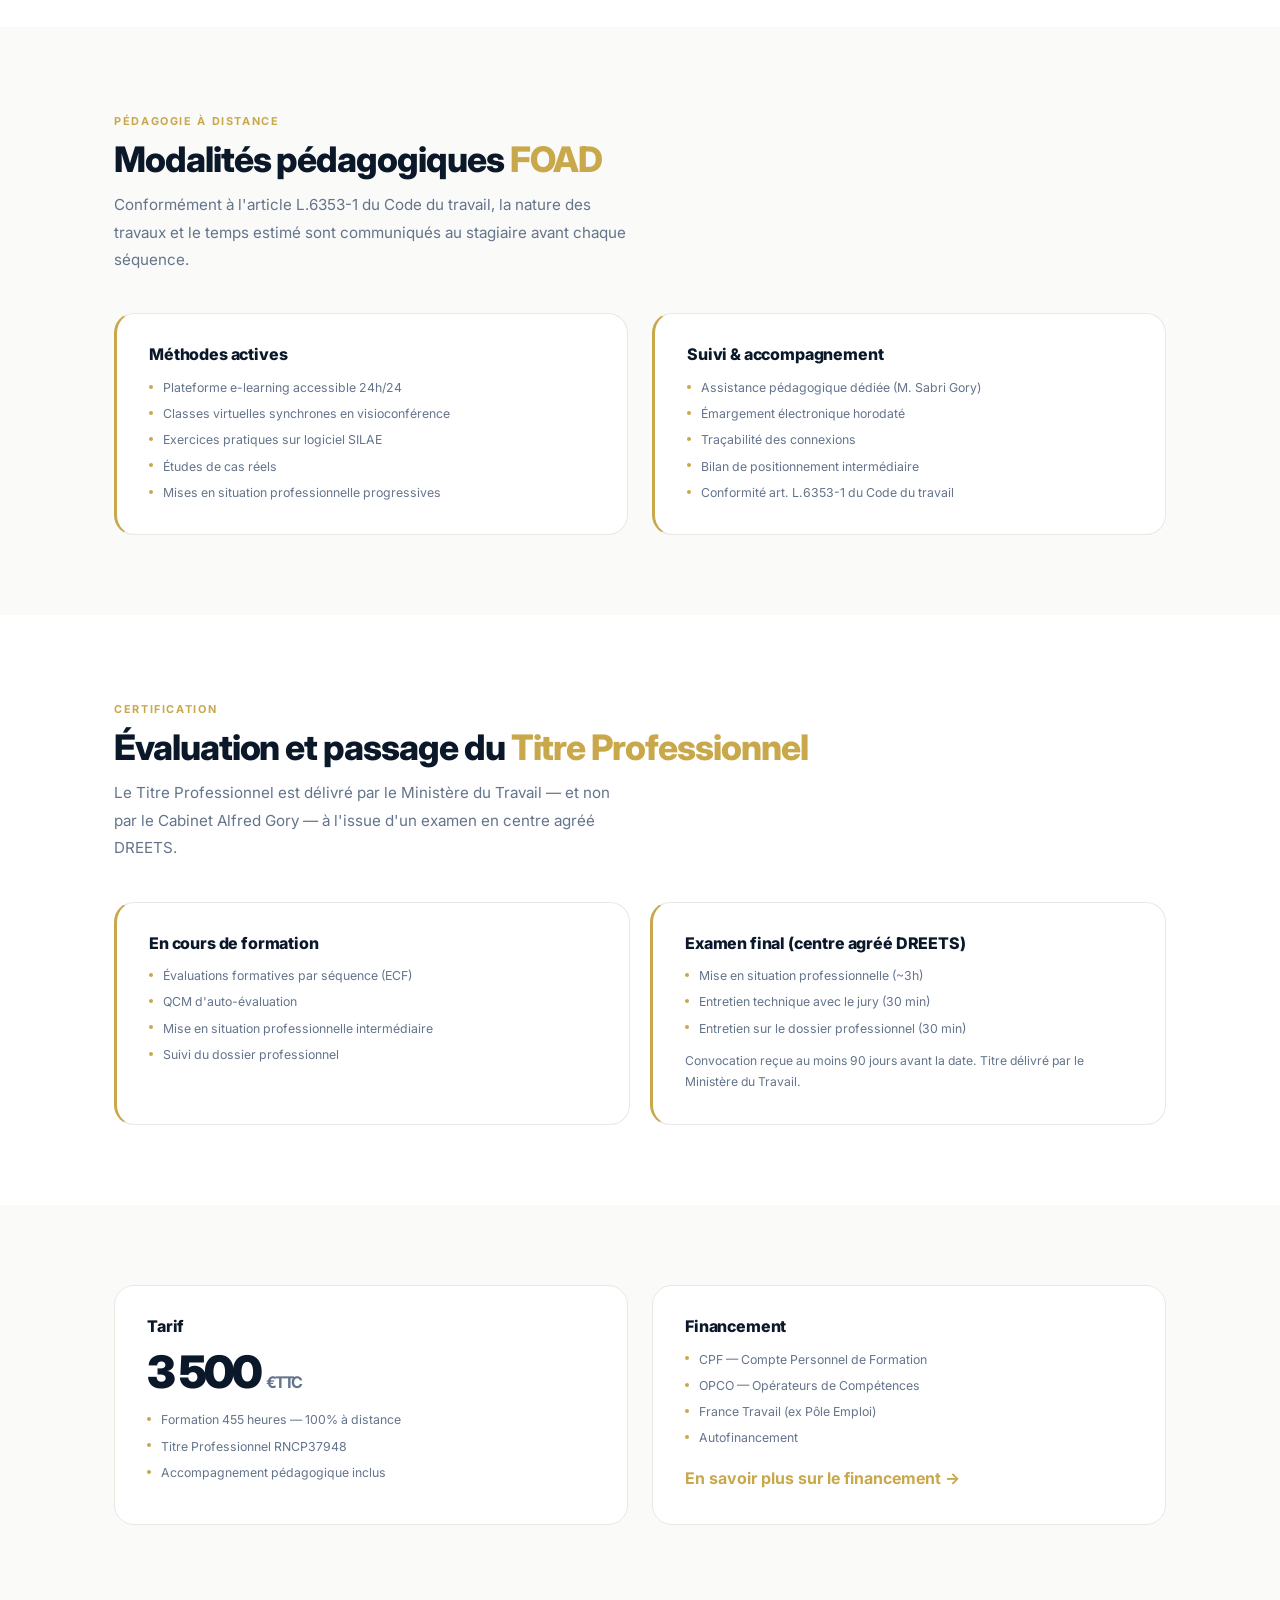
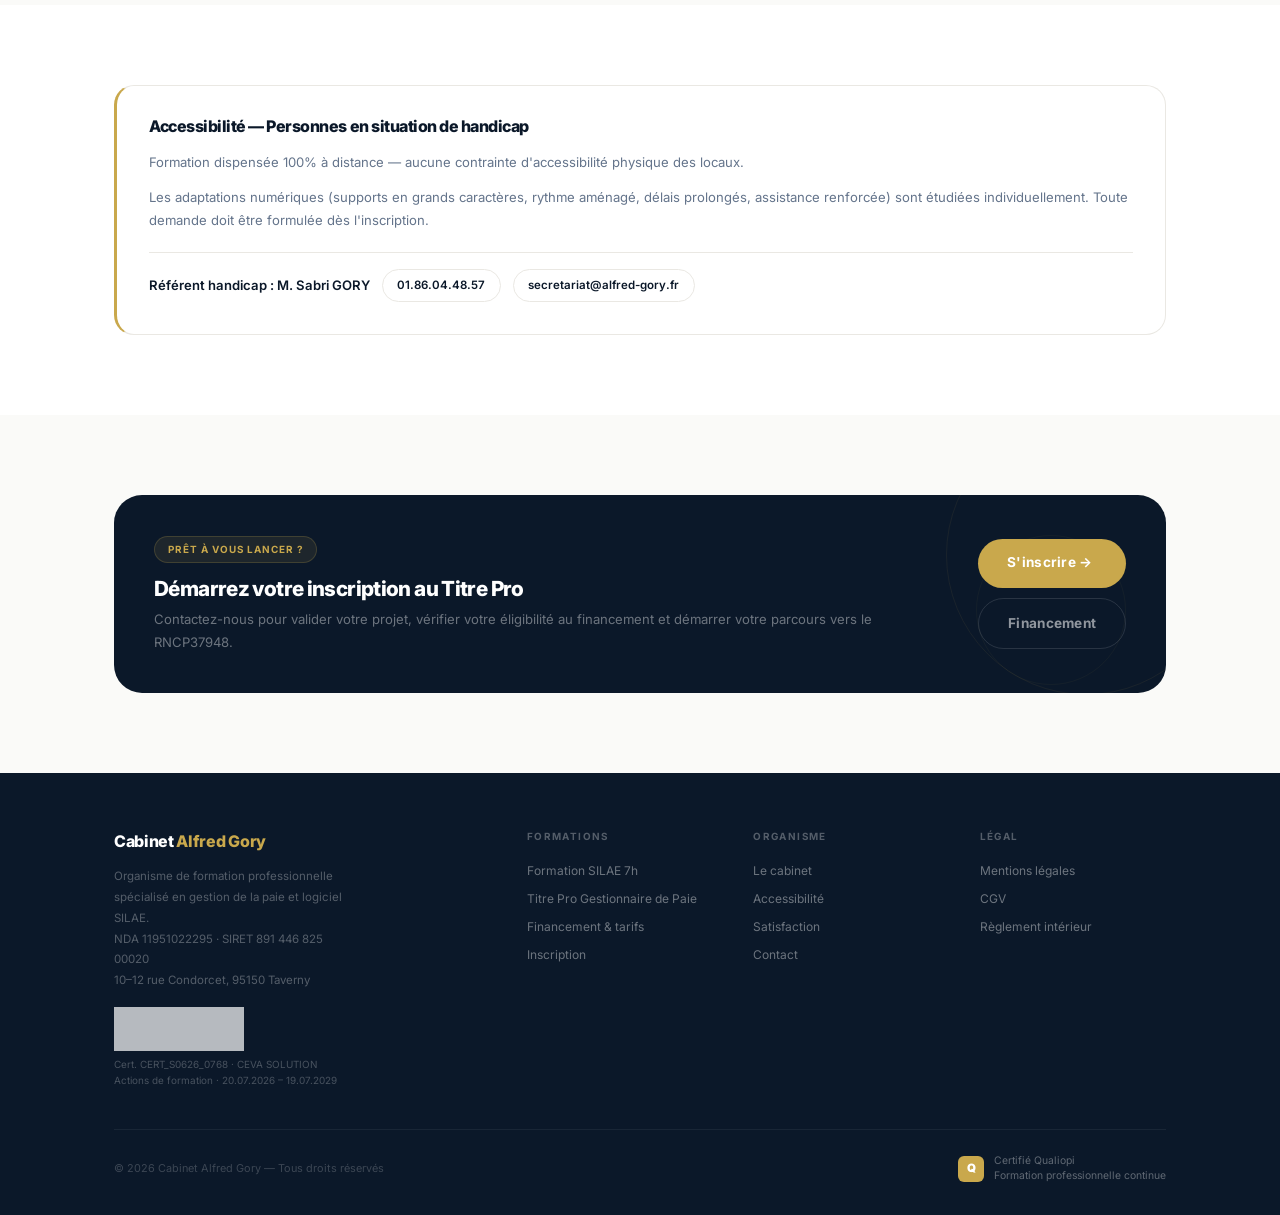
<file: titre-pro-gestionnaire-paie.html>
<!DOCTYPE html>
<html lang="fr">
<head>
  <meta charset="UTF-8"/>
  <meta name="viewport" content="width=device-width,initial-scale=1.0"/>
  <title>Titre Pro Gestionnaire de Paie — RNCP37948 | Cabinet Alfred Gory</title>
  <meta name="description" content="Formation 100% à distance — Titre Professionnel Gestionnaire de Paie RNCP37948, Niveau 5. 455h, 3 500€ TTC. Cabinet Alfred Gory, certifié Qualiopi. NDA 11951022295."/>
  <meta name="robots" content="index,follow"/>
  <link rel="canonical" href="https://www.alfred-gory.com/titre-pro-gestionnaire-paie.html"/>
  <link rel="preconnect" href="https://fonts.googleapis.com"/>
  <link rel="preconnect" href="https://fonts.gstatic.com" crossorigin/>
  <link href="https://fonts.googleapis.com/css2?family=Inter:wght@300;400;500;600;700;800;900&display=swap" rel="stylesheet"/>
  <link rel="stylesheet" href="style.css"/>
  <style>
    .bc-band{background:var(--navy);border-radius:var(--r);padding:1rem 1.4rem;margin-bottom:1.4rem;display:flex;align-items:center;justify-content:space-between;gap:1rem}
    .bc-band-title{color:#fff;font-size:.95rem;font-weight:700}
    .bc-band-hours{background:var(--gold);color:var(--navy);font-size:.72rem;font-weight:800;padding:.25rem .75rem;border-radius:50px}
    .prog-grid-4{display:grid;grid-template-columns:repeat(2,1fr);gap:1.1rem;margin-bottom:2rem}
    .eval-grid{display:grid;grid-template-columns:1fr 1fr;gap:1.25rem}
    @media(max-width:768px){
      .prog-grid-4{grid-template-columns:1fr}
      .eval-grid{grid-template-columns:1fr}
    }
  </style>
</head>
<body>

<!-- TOPBAR -->
<div class="topbar">
  <div class="container">
    <div class="topbar-left">
      <div class="topbar-item">
        <svg viewBox="0 0 16 16" fill="none"><circle cx="8" cy="8" r="7" stroke="currentColor" stroke-width="1.5"/><path d="M8 4v4l3 2" stroke="currentColor" stroke-width="1.5" stroke-linecap="round"/></svg>
        Réponse sous 48h
      </div>
      <div class="topbar-item">📞 01.86.04.48.57</div>
    </div>
    <div class="topbar-qualiopi">✦ Certifié Qualiopi — CERT_S0626_0768</div>
  </div>
</div>

<!-- NAV -->
<nav class="navbar" id="navbar">
  <div class="container">
    <a class="nav-logo" href="index.html">
      <div class="nav-logo-icon">AG</div>
      <div class="nav-logo-text">Cabinet Alfred Gory<span>Organisme de formation</span></div>
    </a>
    <div class="nav-links">
      <a class="nav-link" href="index.html">Accueil</a>
      <a class="nav-link" href="formations.html">Formation SILAE</a>
      <a class="nav-link active" href="titre-pro-gestionnaire-paie.html">Titre Pro Paie</a>
      <a class="nav-link" href="inscription.html">Inscription</a>
      <a class="nav-link" href="financement.html">Financement</a>
      <a class="nav-link" href="cabinet.html">Le cabinet</a>
      <a class="nav-link" href="contact.html">Contact</a>
    </div>
    <a class="nav-cta" href="inscription.html">S'inscrire →</a>
    <button class="nav-burger" id="navBurger" aria-label="Menu"><span></span><span></span><span></span></button>
  </div>
</nav>

<div class="mobile-nav" id="mobileNav">
  <div class="mobile-nav-header">
    <div class="nav-logo"><div class="nav-logo-icon">AG</div><div class="nav-logo-text">Cabinet Alfred Gory<span>Organisme de formation</span></div></div>
    <button class="mobile-nav-close" id="mobileNavClose">✕</button>
  </div>
  <div class="mobile-nav-links">
    <a class="mobile-nav-link" href="index.html">Accueil</a>
    <a class="mobile-nav-link" href="formations.html">Formation SILAE</a>
    <a class="mobile-nav-link" href="titre-pro-gestionnaire-paie.html">Titre Pro Paie</a>
    <a class="mobile-nav-link" href="inscription.html">Inscription</a>
    <a class="mobile-nav-link" href="financement.html">Financement</a>
    <a class="mobile-nav-link" href="cabinet.html">Le cabinet</a>
    <a class="mobile-nav-link" href="accessibilite.html">Accessibilité</a>
    <a class="mobile-nav-link" href="satisfaction.html">Satisfaction</a>
    <a class="mobile-nav-link" href="contact.html">Contact</a>
  </div>
  <div class="mobile-nav-bottom"><a class="mobile-nav-cta" href="inscription.html">S'inscrire maintenant →</a></div>
</div>

<!-- PAGE HERO -->
<div class="page-hero">
  <div class="page-hero-geo"></div>
  <div class="container">
    <div class="page-hero-inner">
      <div class="page-hero-badge">Titre Professionnel · Niveau 5 (Bac+2) · RNCP37948</div>
      <h1>Titre Pro <span class="accent">Gestionnaire de Paie</span></h1>
      <p>Une formation 100% à distance (classe virtuelle synchrone + e-learning) pour maîtriser la gestion de la paie et obtenir un titre reconnu par l'État, délivré par le Ministère du Travail.</p>
      <div style="display:flex;gap:.75rem;margin-top:1.6rem;flex-wrap:wrap">
        <a href="#programme" class="btn btn-primary">Voir le programme</a>
        <a href="inscription.html" class="btn btn-ghost">S'inscrire →</a>
      </div>
    </div>
  </div>
</div>

<!-- TRUST STRIP -->
<div class="trust-strip">
  <div class="container">
    <div class="trust-item"><div class="trust-icon">⏱</div><div class="trust-text">455 heures</div></div>
    <div class="trust-item"><div class="trust-icon">💶</div><div class="trust-text">3 500 € TTC</div></div>
    <div class="trust-item"><div class="trust-icon">💻</div><div class="trust-text">100% à distance</div></div>
    <div class="trust-item"><div class="trust-icon">🎓</div><div class="trust-text">Niveau 5 — Bac+2</div></div>
    <div class="trust-item"><div class="trust-icon">✓</div><div class="trust-text">Certifié Qualiopi</div></div>
  </div>
</div>

<!-- INFORMATIONS CLÉS -->
<section class="section alt">
  <div class="container">
    <div class="section-header reveal">
      <div class="section-eyebrow">Organisation</div>
      <h2 class="section-title">Informations <span class="accent">clés</span></h2>
    </div>
    <div class="four-col">
      <div class="info-card reveal reveal-delay-1">
        <div class="info-card-icon">📅</div>
        <div class="info-card-title">Durée</div>
        <div class="info-card-body">455 heures</div>
        <div class="info-card-sub">Temps plein ou aménagé</div>
      </div>
      <div class="info-card reveal reveal-delay-2">
        <div class="info-card-icon">💻</div>
        <div class="info-card-title">Modalité</div>
        <div class="info-card-body">100% à distance</div>
        <div class="info-card-sub">Classe virtuelle + e-learning</div>
      </div>
      <div class="info-card reveal reveal-delay-3">
        <div class="info-card-icon">👥</div>
        <div class="info-card-title">Public</div>
        <div class="info-card-body">Demandeurs d'emploi, salariés</div>
        <div class="info-card-sub">Reconversion, 1ère entrée paie</div>
      </div>
      <div class="info-card reveal reveal-delay-4">
        <div class="info-card-icon">📋</div>
        <div class="info-card-title">Prérequis</div>
        <div class="info-card-body">Niveau Bac ou équivalent</div>
        <div class="info-card-sub">QCM de positionnement à l'entrée</div>
      </div>
      <div class="info-card reveal reveal-delay-1">
        <div class="info-card-icon">🎓</div>
        <div class="info-card-title">Certification</div>
        <div class="info-card-body">RNCP37948</div>
        <div class="info-card-sub">Valide jusqu'au 29.12.2028</div>
      </div>
      <div class="info-card reveal reveal-delay-2">
        <div class="info-card-icon">💳</div>
        <div class="info-card-title">Tarif</div>
        <div class="info-card-body">3 500 € TTC</div>
        <div class="info-card-sub">Finançable CPF, OPCO, France Travail</div>
      </div>
    </div>
  </div>
</section>

<!-- OBJECTIFS -->
<section class="section">
  <div class="container">
    <div class="section-header reveal">
      <div class="section-eyebrow">Compétences visées</div>
      <h2 class="section-title">Objectifs <span class="accent">professionnels</span></h2>
      <p class="section-sub">À l'issue de la formation, le stagiaire sera capable de :</p>
    </div>
    <div class="obj-list reveal">
      <div class="obj-item"><div class="obj-check"><svg viewBox="0 0 12 12"><polyline points="2,6 5,9 10,3" stroke="var(--gold)" stroke-width="2" fill="none" stroke-linecap="round"/></svg></div><span class="obj-text">Établir et contrôler des bulletins de paie conformes à la législation</span></div>
      <div class="obj-item"><div class="obj-check"><svg viewBox="0 0 12 12"><polyline points="2,6 5,9 10,3" stroke="var(--gold)" stroke-width="2" fill="none" stroke-linecap="round"/></svg></div><span class="obj-text">Gérer les éléments variables de paie (heures supp., absences, primes)</span></div>
      <div class="obj-item"><div class="obj-check"><svg viewBox="0 0 12 12"><polyline points="2,6 5,9 10,3" stroke="var(--gold)" stroke-width="2" fill="none" stroke-linecap="round"/></svg></div><span class="obj-text">Maîtriser un logiciel de paie professionnel (SILAE)</span></div>
      <div class="obj-item"><div class="obj-check"><svg viewBox="0 0 12 12"><polyline points="2,6 5,9 10,3" stroke="var(--gold)" stroke-width="2" fill="none" stroke-linecap="round"/></svg></div><span class="obj-text">Réaliser les déclarations sociales obligatoires (DSN, URSSAF, retraite)</span></div>
      <div class="obj-item"><div class="obj-check"><svg viewBox="0 0 12 12"><polyline points="2,6 5,9 10,3" stroke="var(--gold)" stroke-width="2" fill="none" stroke-linecap="round"/></svg></div><span class="obj-text">Assurer la gestion administrative du personnel (DPAE, contrats, STC)</span></div>
      <div class="obj-item"><div class="obj-check"><svg viewBox="0 0 12 12"><polyline points="2,6 5,9 10,3" stroke="var(--gold)" stroke-width="2" fill="none" stroke-linecap="round"/></svg></div><span class="obj-text">Conseiller et informer les salariés et les employeurs sur leurs droits</span></div>
      <div class="obj-item"><div class="obj-check"><svg viewBox="0 0 12 12"><polyline points="2,6 5,9 10,3" stroke="var(--gold)" stroke-width="2" fill="none" stroke-linecap="round"/></svg></div><span class="obj-text">Préparer et soutenir un dossier professionnel devant un jury DREETS</span></div>
    </div>
  </div>
</section>

<!-- PROGRAMME -->
<section class="section alt" id="programme">
  <div class="container">
    <div class="section-header reveal">
      <div class="section-eyebrow">Déroulé pédagogique</div>
      <h2 class="section-title">Programme de <span class="accent">formation</span></h2>
      <p class="section-sub">La formation est organisée en deux blocs de compétences (BC), conformément au référentiel RNCP37948.</p>
    </div>

    <div class="bc-band reveal">
      <div class="bc-band-title">BC01 — Production de la paie</div>
      <div class="bc-band-hours">96 heures</div>
    </div>
    <div class="prog-grid-4 reveal">
      <div class="module-card reveal-delay-1">
        <div class="module-header"><div class="module-num">1</div><div class="module-time">24 heures</div></div>
        <div class="module-title">Cadre juridique de la paie</div>
        <ul class="module-list">
          <li>Convention collective et classification</li>
          <li>Contrats de travail et types de contrats</li>
          <li>Temps de travail et durées légales</li>
          <li>Éléments constitutifs du salaire</li>
        </ul>
      </div>
      <div class="module-card reveal-delay-2">
        <div class="module-header"><div class="module-num">2</div><div class="module-time">24 heures</div></div>
        <div class="module-title">Éléments variables et calcul du salaire</div>
        <ul class="module-list">
          <li>Heures supplémentaires et complémentaires</li>
          <li>Absences et congés payés</li>
          <li>Primes et avantages en nature</li>
          <li>Éléments exceptionnels de rémunération</li>
        </ul>
      </div>
      <div class="module-card reveal-delay-3">
        <div class="module-header"><div class="module-num">3</div><div class="module-time">24 heures</div></div>
        <div class="module-title">Établissement du bulletin de paie</div>
        <ul class="module-list">
          <li>Cotisations patronales et salariales</li>
          <li>Net à payer et net imposable</li>
          <li>Allègements Fillon et réductions de charges</li>
          <li>Prélèvement à la source (PAS)</li>
        </ul>
      </div>
      <div class="module-card reveal-delay-4">
        <div class="module-header"><div class="module-num">4</div><div class="module-time">24 heures</div></div>
        <div class="module-title">Logiciels de paie et SIRH</div>
        <ul class="module-list">
          <li>Paramétrage SILAE</li>
          <li>Gestion des dossiers salariés</li>
          <li>Exports DSN et contrôle des données</li>
          <li>Contrôle des charges sociales</li>
        </ul>
      </div>
    </div>

    <div class="bc-band reveal">
      <div class="bc-band-title">BC02 — Administration du personnel et gestion sociale</div>
      <div class="bc-band-hours">78 heures</div>
    </div>
    <div class="prog-grid-4 reveal">
      <div class="module-card reveal-delay-1">
        <div class="module-header"><div class="module-num">5</div><div class="module-time">20 heures</div></div>
        <div class="module-title">Déclarations sociales</div>
        <ul class="module-list">
          <li>DSN mensuelle et événementielle</li>
          <li>Déclarations URSSAF</li>
          <li>Caisses de retraite et prévoyance</li>
          <li>Contrôle et correction des déclarations</li>
        </ul>
      </div>
      <div class="module-card reveal-delay-2">
        <div class="module-header"><div class="module-num">6</div><div class="module-time">20 heures</div></div>
        <div class="module-title">Gestion administrative du personnel</div>
        <ul class="module-list">
          <li>DPAE (déclaration préalable à l'embauche)</li>
          <li>Contrats et avenants</li>
          <li>Dossiers individuels des salariés</li>
          <li>Médecine du travail et obligations légales</li>
        </ul>
      </div>
      <div class="module-card reveal-delay-3">
        <div class="module-header"><div class="module-num">7</div><div class="module-time">20 heures</div></div>
        <div class="module-title">Relations avec les organismes sociaux</div>
        <ul class="module-list">
          <li>CPAM et gestion de la maladie</li>
          <li>URSSAF et contrôles</li>
          <li>France Travail (ex Pôle Emploi)</li>
          <li>Gestion des arrêts de travail</li>
        </ul>
      </div>
      <div class="module-card reveal-delay-4">
        <div class="module-header"><div class="module-num">8</div><div class="module-time">18 heures</div></div>
        <div class="module-title">Conseil et dossier professionnel</div>
        <ul class="module-list">
          <li>Réponses aux questions salariés/employeurs</li>
          <li>Préparation du dossier professionnel</li>
          <li>Méthodologie de rédaction</li>
          <li>Entraînement à la présentation jury</li>
        </ul>
      </div>
    </div>
  </div>
</section>

<!-- PÉDAGOGIE FOAD -->
<section class="section">
  <div class="container">
    <div class="section-header reveal">
      <div class="section-eyebrow">Pédagogie à distance</div>
      <h2 class="section-title">Modalités pédagogiques <span class="accent">FOAD</span></h2>
      <p class="section-sub">Conformément à l'article L.6353-1 du Code du travail, la nature des travaux et le temps estimé sont communiqués au stagiaire avant chaque séquence.</p>
    </div>
    <div class="two-col">
      <div class="content-block gold-left reveal reveal-delay-1">
        <h4 style="margin-bottom:.85rem">Méthodes actives</h4>
        <ul class="module-list">
          <li>Plateforme e-learning accessible 24h/24</li>
          <li>Classes virtuelles synchrones en visioconférence</li>
          <li>Exercices pratiques sur logiciel SILAE</li>
          <li>Études de cas réels</li>
          <li>Mises en situation professionnelle progressives</li>
        </ul>
      </div>
      <div class="content-block gold-left reveal reveal-delay-2">
        <h4 style="margin-bottom:.85rem">Suivi &amp; accompagnement</h4>
        <ul class="module-list">
          <li>Assistance pédagogique dédiée (M. Sabri Gory)</li>
          <li>Émargement électronique horodaté</li>
          <li>Traçabilité des connexions</li>
          <li>Bilan de positionnement intermédiaire</li>
          <li>Conformité art. L.6353-1 du Code du travail</li>
        </ul>
      </div>
    </div>
  </div>
</section>

<!-- ÉVALUATION -->
<section class="section alt">
  <div class="container">
    <div class="section-header reveal">
      <div class="section-eyebrow">Certification</div>
      <h2 class="section-title">Évaluation et passage du <span class="accent">Titre Professionnel</span></h2>
      <p class="section-sub">Le Titre Professionnel est délivré par le Ministère du Travail — et non par le Cabinet Alfred Gory — à l'issue d'un examen en centre agréé DREETS.</p>
    </div>
    <div class="eval-grid">
      <div class="content-block gold-left reveal reveal-delay-1">
        <h4 style="margin-bottom:.85rem">En cours de formation</h4>
        <ul class="module-list">
          <li>Évaluations formatives par séquence (ECF)</li>
          <li>QCM d'auto-évaluation</li>
          <li>Mise en situation professionnelle intermédiaire</li>
          <li>Suivi du dossier professionnel</li>
        </ul>
      </div>
      <div class="content-block gold-left reveal reveal-delay-2">
        <h4 style="margin-bottom:.85rem">Examen final (centre agréé DREETS)</h4>
        <ul class="module-list">
          <li>Mise en situation professionnelle (~3h)</li>
          <li>Entretien technique avec le jury (30 min)</li>
          <li>Entretien sur le dossier professionnel (30 min)</li>
        </ul>
        <p style="margin-top:.75rem;font-size:.76rem;color:var(--slate)">Convocation reçue au moins 90 jours avant la date. Titre délivré par le Ministère du Travail.</p>
      </div>
    </div>
  </div>
</section>

<!-- TARIF & FINANCEMENT -->
<section class="section">
  <div class="container">
    <div class="two-col reveal">
      <div class="content-block reveal-delay-1">
        <h4 style="margin-bottom:.85rem">Tarif</h4>
        <div style="display:flex;align-items:center;gap:1.2rem;margin-bottom:1rem">
          <div style="font-size:2.8rem;font-weight:900;letter-spacing:-.06em;color:var(--navy);line-height:1">3 500 <span style="font-size:1rem;font-weight:700;color:var(--slate)">€ TTC</span></div>
        </div>
        <ul class="module-list">
          <li>Formation 455 heures — 100% à distance</li>
          <li>Titre Professionnel RNCP37948</li>
          <li>Accompagnement pédagogique inclus</li>
        </ul>
      </div>
      <div class="content-block reveal-delay-2">
        <h4 style="margin-bottom:.85rem">Financement</h4>
        <ul class="module-list">
          <li>CPF — Compte Personnel de Formation</li>
          <li>OPCO — Opérateurs de Compétences</li>
          <li>France Travail (ex Pôle Emploi)</li>
          <li>Autofinancement</li>
        </ul>
        <p style="margin-top:1rem"><a href="financement.html" style="color:var(--gold);font-weight:700">En savoir plus sur le financement →</a></p>
      </div>
    </div>
  </div>
</section>

<!-- PSH -->
<section class="section alt">
  <div class="container">
    <div class="psh-box reveal">
      <h3>Accessibilité — Personnes en situation de handicap</h3>
      <p>Formation dispensée 100% à distance — aucune contrainte d'accessibilité physique des locaux.</p>
      <p>Les adaptations numériques (supports en grands caractères, rythme aménagé, délais prolongés, assistance renforcée) sont étudiées individuellement. Toute demande doit être formulée dès l'inscription.</p>
      <div class="psh-contact">
        <span style="font-size:.82rem;color:var(--navy);font-weight:600">Référent handicap : M. Sabri GORY</span>
        <a href="tel:0186044857" class="psh-pill">01.86.04.48.57</a>
        <a href="mailto:secretariat@alfred-gory.fr" class="psh-pill">secretariat@alfred-gory.fr</a>
      </div>
    </div>
  </div>
</section>

<!-- CTA -->
<section class="section">
  <div class="container">
    <div class="cta-band reveal">
      <div class="cta-band-inner">
        <div class="badge badge-gold" style="margin-bottom:.85rem">Prêt à vous lancer ?</div>
        <h3>Démarrez votre inscription au Titre Pro</h3>
        <p>Contactez-nous pour valider votre projet, vérifier votre éligibilité au financement et démarrer votre parcours vers le RNCP37948.</p>
      </div>
      <div class="cta-band-btns">
        <a href="inscription.html" class="btn btn-primary btn-lg">S'inscrire →</a>
        <a href="financement.html" class="btn btn-ghost btn-lg">Financement</a>
      </div>
    </div>
  </div>
</section>

<!-- FOOTER -->
<footer class="site-footer">
  <div class="container">
    <div class="footer-grid">
      <div class="footer-brand">
        <div class="footer-logo">Cabinet <em>Alfred Gory</em></div>
        <p>Organisme de formation professionnelle spécialisé en gestion de la paie et logiciel SILAE.<br>NDA 11951022295 · SIRET 891 446 825 00020<br>10–12 rue Condorcet, 95150 Taverny</p>
        <div style="margin-top:1rem"><img src="qualiopi.png" alt="Logo Qualiopi" style="height:44px;filter:brightness(0) invert(1);opacity:.7;display:block;margin-bottom:.4rem"/><p style="font-size:.62rem;color:rgba(255,255,255,.25);line-height:1.6">Cert. CERT_S0626_0768 · CEVA SOLUTION<br>Actions de formation · 20.07.2026 – 19.07.2029</p></div>
      </div>
      <div>
        <div class="footer-heading">Formations</div>
        <div class="footer-links">
          <a href="formations.html">Formation SILAE 7h</a>
          <a href="titre-pro-gestionnaire-paie.html">Titre Pro Gestionnaire de Paie</a>
          <a href="financement.html">Financement &amp; tarifs</a>
          <a href="inscription.html">Inscription</a>
        </div>
      </div>
      <div>
        <div class="footer-heading">Organisme</div>
        <div class="footer-links">
          <a href="cabinet.html">Le cabinet</a>
          <a href="accessibilite.html">Accessibilité</a>
          <a href="satisfaction.html">Satisfaction</a>
          <a href="contact.html">Contact</a>
        </div>
      </div>
      <div>
        <div class="footer-heading">Légal</div>
        <div class="footer-links">
          <a href="mentions-legales.html">Mentions légales</a>
          <a href="conditions-generales.html">CGV</a>
          <a href="reglement-interieur.html">Règlement intérieur</a>
        </div>
      </div>
    </div>
    <hr class="footer-sep"/>
    <div class="footer-bottom">
      <div class="footer-copy">© 2026 Cabinet Alfred Gory — Tous droits réservés</div>
      <div class="footer-qualiopi"><div class="footer-q-badge">Q</div><div class="footer-q-text">Certifié Qualiopi<br>Formation professionnelle continue</div></div>
    </div>
  </div>
</footer>

<button class="back-top" id="backTop" aria-label="Retour en haut">↑</button>
<script src="animations.js"></script>
</body>
</html>
</file>
<file: style.css>
/* ═══════════════════════════════════════════════════════════
   CABINET ALFRED GORY — Design System V3
   Police : Inter (Google Fonts)
   Palette : Navy / Gold / Cream
═══════════════════════════════════════════════════════════ */

/* ── RESET & BASE ── */
*,*::before,*::after{margin:0;padding:0;box-sizing:border-box}
html{scroll-behavior:smooth;font-size:16px}
body{font-family:'Inter',system-ui,sans-serif;background:#FAFAF8;color:#0B1829;line-height:1.6;-webkit-font-smoothing:antialiased}
img{max-width:100%;display:block}
a{text-decoration:none;color:inherit}
ul{list-style:none}
button{font-family:inherit;cursor:pointer;border:none;background:none}

/* ── VARIABLES ── */
:root{
  --navy:       #0B1829;
  --navy-mid:   #162236;
  --navy-3:     #1e3a5f;
  --gold:       #C9A84C;
  --gold-light: #E8C97A;
  --cream:      #FAFAF8;
  --white:      #ffffff;
  --slate:      #64748B;
  --border:     #EAE8E3;
  --border-2:   #ddd9d2;
  --shadow-sm:  0 1px 4px rgba(11,24,41,.06);
  --shadow:     0 4px 20px rgba(11,24,41,.09);
  --shadow-lg:  0 16px 48px rgba(11,24,41,.14);
  --r-sm:       8px;
  --r:          14px;
  --r-lg:       20px;
  --r-xl:       28px;
  --transition: 0.22s cubic-bezier(.4,0,.2,1);
}

/* ── TYPOGRAPHY ── */
h1,h2,h3,h4,h5{font-weight:800;letter-spacing:-0.03em;line-height:1.12;color:var(--navy)}
h1{font-size:clamp(2rem,5vw,3.2rem)}
h2{font-size:clamp(1.5rem,3.5vw,2.2rem)}
h3{font-size:clamp(1.1rem,2vw,1.3rem)}
h4{font-size:1rem;letter-spacing:-0.01em}
p{color:var(--slate);line-height:1.75}

/* ── LAYOUT ── */
.container{max-width:1100px;margin:0 auto;padding:0 1.5rem}
.container-sm{max-width:820px;margin:0 auto;padding:0 1.5rem}

/* ── SECTION COMMON ── */
.section{padding:5rem 0}
.section.alt{background:var(--white)}
.section.dark{background:var(--navy)}
.section-eyebrow{display:inline-block;font-size:.68rem;font-weight:700;letter-spacing:.15em;text-transform:uppercase;color:var(--gold);margin-bottom:.6rem}
.section-title{color:var(--navy);margin-bottom:.75rem}
.section-title .accent{color:var(--gold)}
.section-sub{color:var(--slate);font-size:.95rem;max-width:520px;line-height:1.8}
.section.dark .section-title{color:var(--white)}
.section.dark .section-sub{color:rgba(255,255,255,.45)}
.section-header{margin-bottom:2.5rem}
.section-header.center{text-align:center}
.section-header.center .section-sub{margin:0 auto}

/* ── NAVIGATION ── */
.topbar{background:var(--navy);padding:.55rem 0;border-bottom:1px solid rgba(255,255,255,.05)}
.topbar .container{display:flex;align-items:center;justify-content:space-between}
.topbar-left{display:flex;align-items:center;gap:1.5rem}
.topbar-item{display:flex;align-items:center;gap:.4rem;font-size:.7rem;color:rgba(255,255,255,.5);font-weight:500}
.topbar-item svg{width:13px;height:13px;fill:var(--gold);flex-shrink:0}
.topbar-qualiopi{font-size:.68rem;font-weight:700;letter-spacing:.1em;text-transform:uppercase;color:var(--gold)}

.navbar{position:sticky;top:0;z-index:200;background:rgba(250,249,248,.95);backdrop-filter:blur(14px);-webkit-backdrop-filter:blur(14px);border-bottom:1px solid var(--border);transition:box-shadow var(--transition)}
.navbar.scrolled{box-shadow:var(--shadow)}
.navbar .container{display:flex;align-items:center;justify-content:space-between;height:64px}
.nav-logo{display:flex;align-items:center;gap:.75rem;text-decoration:none}
.nav-logo-icon{width:34px;height:34px;background:var(--navy);border-radius:8px;display:flex;align-items:center;justify-content:center;font-size:11px;font-weight:900;color:var(--gold);letter-spacing:.05em;flex-shrink:0}
.nav-logo-text{font-size:.82rem;font-weight:700;color:var(--navy);line-height:1.2}
.nav-logo-text span{display:block;font-size:.6rem;font-weight:500;color:var(--slate);letter-spacing:.06em}
.nav-links{display:flex;align-items:center;gap:.25rem}
.nav-link{font-size:.75rem;font-weight:500;color:var(--slate);padding:.5rem .85rem;border-radius:.5rem;transition:color var(--transition),background var(--transition)}
.nav-link:hover{color:var(--navy);background:rgba(11,24,41,.04)}
.nav-link.active{color:var(--navy);font-weight:600}
.nav-cta{background:var(--navy);color:var(--white);font-size:.72rem;font-weight:700;padding:.55rem 1.1rem;border-radius:100px;letter-spacing:.03em;transition:background var(--transition),transform var(--transition)}
.nav-cta:hover{background:var(--navy-3);transform:translateY(-1px)}
.nav-burger{display:none;flex-direction:column;gap:5px;padding:8px;cursor:pointer}
.nav-burger span{display:block;width:22px;height:2px;background:var(--navy);border-radius:2px;transition:transform var(--transition),opacity var(--transition)}

/* Mobile nav */
.mobile-nav{position:fixed;inset:0;background:var(--white);z-index:300;display:flex;flex-direction:column;padding:2rem 1.5rem;transform:translateX(100%);transition:transform .35s cubic-bezier(.4,0,.2,1)}
.mobile-nav.open{transform:translateX(0)}
.mobile-nav-header{display:flex;align-items:center;justify-content:space-between;margin-bottom:2.5rem}
.mobile-nav-close{font-size:1.3rem;color:var(--slate);padding:.5rem;cursor:pointer;background:none;border:none}
.mobile-nav-links{display:flex;flex-direction:column;gap:.5rem;flex:1}
.mobile-nav-link{font-size:1.1rem;font-weight:700;color:var(--navy);padding:.9rem 0;border-bottom:1px solid var(--border);letter-spacing:-.02em}
.mobile-nav-bottom{margin-top:2rem}
.mobile-nav-cta{display:block;text-align:center;background:var(--navy);color:var(--white);font-size:.85rem;font-weight:700;padding:1rem;border-radius:var(--r);letter-spacing:.03em}

/* ── HERO ── */
.hero{background:var(--navy);padding:5rem 0 4rem;position:relative;overflow:hidden}
.hero-geo{position:absolute;pointer-events:none;inset:0}
.hero-geo-circle{position:absolute;border-radius:50%;border:1px solid rgba(201,168,76,.07)}
.hero-geo-circle.c1{width:600px;height:600px;top:-250px;right:-180px}
.hero-geo-circle.c2{width:350px;height:350px;bottom:-120px;left:-80px}
.hero-geo-dots{position:absolute;top:0;right:0;width:220px;height:220px;background-image:radial-gradient(circle,rgba(201,168,76,.14) 1px,transparent 1px);background-size:20px 20px;opacity:.55}
.hero-geo-glow{position:absolute;width:400px;height:400px;border-radius:50%;background:radial-gradient(circle,rgba(201,168,76,.05) 0%,transparent 70%);top:-120px;right:20%}
.hero-geo-line{position:absolute;bottom:0;left:0;right:0;height:1px;background:linear-gradient(90deg,transparent,rgba(201,168,76,.35) 35%,rgba(201,168,76,.35) 65%,transparent)}
.hero-inner{position:relative;z-index:1}
.hero-grid{display:grid;grid-template-columns:1fr 240px;gap:3rem;align-items:start}
.hero-badge{display:inline-flex;align-items:center;gap:.45rem;background:rgba(201,168,76,.1);border:1px solid rgba(201,168,76,.2);border-radius:100px;padding:.35rem .9rem;margin-bottom:1.6rem}
.hero-badge-dot{width:6px;height:6px;border-radius:50%;background:var(--gold);animation:pulse-dot 2.2s infinite}
@keyframes pulse-dot{0%,100%{opacity:1;transform:scale(1)}50%{opacity:.45;transform:scale(.85)}}
.hero-badge-text{font-size:.62rem;font-weight:700;letter-spacing:.14em;text-transform:uppercase;color:var(--gold)}
.hero h1{color:var(--white);margin-bottom:1.1rem;font-size:clamp(2.2rem,5.5vw,3.6rem)}
.hero h1 .accent{color:var(--gold)}
.hero h1 .thin{font-weight:300;color:rgba(255,255,255,.42)}
.hero-desc{color:rgba(255,255,255,.45);font-size:.92rem;line-height:1.85;max-width:420px;margin-bottom:2rem}
.hero-ctas{display:flex;gap:.75rem;flex-wrap:wrap;margin-bottom:3rem}

/* Stats row */
.hero-stats{display:flex;gap:0;padding-top:2rem;border-top:1px solid rgba(255,255,255,.07)}
.hero-stat{padding-right:2rem;margin-right:2rem;border-right:1px solid rgba(255,255,255,.07)}
.hero-stat:last-child{border-right:none;margin-right:0;padding-right:0}
.hero-stat-val{font-size:1.9rem;font-weight:900;letter-spacing:-.05em;color:var(--white);line-height:1}
.hero-stat-val .unit{font-size:.95rem;font-weight:700;color:var(--gold);margin-left:2px}
.hero-stat-label{font-size:.62rem;font-weight:600;text-transform:uppercase;letter-spacing:.1em;color:rgba(255,255,255,.3);margin-top:.35rem}

/* Hero metrics column */
.hero-metrics{display:flex;flex-direction:column;gap:.65rem;padding-top:.5rem}
.metric-card{background:rgba(255,255,255,.05);border:1px solid rgba(255,255,255,.08);border-radius:var(--r);padding:1.1rem 1.3rem;transition:background var(--transition)}
.metric-card.gold{background:rgba(201,168,76,.1);border-color:rgba(201,168,76,.2)}
.metric-card-val{font-size:1.8rem;font-weight:900;letter-spacing:-.05em;color:var(--white);line-height:1}
.metric-card.gold .metric-card-val{color:var(--gold)}
.metric-card-label{font-size:.58rem;font-weight:600;text-transform:uppercase;letter-spacing:.1em;color:rgba(255,255,255,.3);margin-top:.25rem}

/* ── TRUST STRIP ── */
.trust-strip{background:var(--white);border-bottom:1px solid var(--border);padding:.9rem 0;overflow:hidden}
.trust-strip .container{display:flex;align-items:center;gap:0;overflow-x:auto;scrollbar-width:none}
.trust-strip .container::-webkit-scrollbar{display:none}
.trust-item{display:flex;align-items:center;gap:.5rem;padding-right:1.5rem;margin-right:1.5rem;border-right:1px solid var(--border);flex-shrink:0}
.trust-item:last-child{border-right:none}
.trust-icon{width:16px;height:16px;background:var(--gold);border-radius:4px;display:flex;align-items:center;justify-content:center;font-size:.6rem;color:var(--white);font-weight:800;flex-shrink:0}
.trust-text{font-size:.7rem;font-weight:600;color:var(--navy);white-space:nowrap}

/* ── BUTTONS ── */
.btn{display:inline-flex;align-items:center;gap:.5rem;font-weight:700;border-radius:100px;transition:all var(--transition);cursor:pointer;font-size:.78rem;letter-spacing:.02em;border:none}
.btn-primary{background:var(--gold);color:var(--white);padding:.7rem 1.5rem}
.btn-primary:hover{background:#b8903a;transform:translateY(-1px);box-shadow:0 6px 20px rgba(201,168,76,.3)}
.btn-navy{background:var(--navy);color:var(--white);padding:.7rem 1.5rem}
.btn-navy:hover{background:var(--navy-3);transform:translateY(-1px)}
.btn-ghost{background:transparent;color:rgba(255,255,255,.55);padding:.7rem 1.2rem;border:1px solid rgba(255,255,255,.12)}
.btn-ghost:hover{border-color:rgba(255,255,255,.3);color:var(--white)}
.btn-outline{background:transparent;color:var(--navy);padding:.65rem 1.4rem;border:1.5px solid var(--border)}
.btn-outline:hover{border-color:var(--navy);background:var(--navy);color:var(--white)}
.btn-lg{font-size:.85rem;padding:.85rem 1.8rem}
.btn-sm{font-size:.7rem;padding:.5rem 1.1rem}
.btn svg{width:15px;height:15px;flex-shrink:0}

/* ── CARDS ── */
.card{background:var(--white);border:1px solid var(--border);border-radius:var(--r-lg);padding:1.8rem;position:relative;overflow:hidden;transition:box-shadow var(--transition),transform var(--transition)}
.card:hover{box-shadow:var(--shadow-lg);transform:translateY(-2px)}
.card.dark{background:var(--navy);border-color:var(--navy-mid)}
.card.featured{border-color:var(--gold);box-shadow:0 0 0 1px rgba(201,168,76,.2),var(--shadow)}
.card-chip{display:inline-flex;align-items:center;gap:.35rem;font-size:.6rem;font-weight:700;letter-spacing:.1em;text-transform:uppercase;padding:.3rem .75rem;border-radius:100px;margin-bottom:1.2rem}
.chip-blue{background:#EFF3FF;color:#3B5998}
.chip-gold{background:rgba(201,168,76,.12);color:var(--gold)}
.chip-navy{background:rgba(11,24,41,.06);color:var(--navy)}
.card-price{font-size:2.5rem;font-weight:900;letter-spacing:-.05em;color:var(--navy);line-height:1}
.card.dark .card-price{color:var(--gold)}
.card-feat-list{display:flex;flex-direction:column;gap:.6rem;margin:1.2rem 0}
.card-feat{display:flex;align-items:flex-start;gap:.6rem;font-size:.78rem;color:#374151;line-height:1.55}
.card.dark .card-feat{color:rgba(255,255,255,.5)}
.card-feat-dot{width:5px;height:5px;border-radius:50%;background:var(--gold);flex-shrink:0;margin-top:.45rem}
.card-ribbon{position:absolute;top:0;right:0;background:var(--gold);color:var(--white);font-size:.55rem;font-weight:700;padding:.25rem .75rem;border-radius:0 var(--r-lg) 0 var(--r-sm);letter-spacing:.08em;text-transform:uppercase}

/* ── BENTO GRID ── */
.bento{display:grid;grid-template-columns:repeat(6,1fr);gap:.85rem}
.bc{background:var(--white);border:1px solid var(--border);border-radius:var(--r-lg);padding:1.4rem;position:relative;overflow:hidden}
.bc.span2{grid-column:span 2}
.bc.span3{grid-column:span 3}
.bc.span4{grid-column:span 4}
.bc.span6{grid-column:span 6}
.bc.dark{background:var(--navy);border-color:var(--navy-mid)}
.bc.gold-bg{background:linear-gradient(135deg,var(--gold) 0%,#b8903a 100%);border:none}
.bc.gold-border{border-left:3px solid var(--gold)}
.bc-eyebrow{font-size:.6rem;font-weight:700;letter-spacing:.13em;text-transform:uppercase;color:var(--gold);margin-bottom:.5rem}
.bc.dark .bc-eyebrow{color:rgba(255,255,255,.5)}
.bc.gold-bg .bc-eyebrow{color:rgba(255,255,255,.65)}
.bc-title{font-size:.95rem;font-weight:800;color:var(--navy);letter-spacing:-.02em;margin-bottom:.4rem;line-height:1.25}
.bc.dark .bc-title,.bc.gold-bg .bc-title{color:var(--white)}
.bc-desc{font-size:.76rem;color:var(--slate);line-height:1.7}
.bc.dark .bc-desc{color:rgba(255,255,255,.4)}
.bc.gold-bg .bc-desc{color:rgba(255,255,255,.8)}
.bc-big{font-size:2.8rem;font-weight:900;letter-spacing:-.06em;color:var(--navy);line-height:1;margin-bottom:.25rem}
.bc.dark .bc-big,.bc.gold-bg .bc-big{color:var(--white)}
.pill-row{display:flex;flex-wrap:wrap;gap:.4rem;margin-top:.85rem}
.pill{font-size:.65rem;font-weight:600;background:rgba(11,24,41,.06);color:var(--navy);padding:.3rem .75rem;border-radius:100px;letter-spacing:.02em}
.bc.dark .pill{background:rgba(255,255,255,.08);color:rgba(255,255,255,.65)}

/* ── STEPS ── */
.steps-grid{display:grid;grid-template-columns:repeat(4,1fr);gap:.75rem}
.step-card{background:var(--white);border:1px solid var(--border);border-radius:var(--r-lg);padding:1.4rem;position:relative}
.step-card.active{background:var(--navy);border-color:var(--navy)}
.step-num{font-size:2.2rem;font-weight:900;letter-spacing:-.06em;color:var(--border);line-height:1;margin-bottom:.6rem}
.step-card.active .step-num{color:rgba(255,255,255,.08)}
.step-name{font-size:.85rem;font-weight:800;color:var(--navy);margin-bottom:.3rem;letter-spacing:-.01em}
.step-card.active .step-name{color:var(--white)}
.step-detail{font-size:.72rem;color:var(--slate);line-height:1.6}
.step-card.active .step-detail{color:rgba(255,255,255,.4)}

/* ── FORMS ── */
.form-section{padding:4rem 0}
.form-wrap{background:var(--white);border:1px solid var(--border);border-radius:var(--r-xl);padding:2.5rem;box-shadow:var(--shadow)}
.form-tabs{display:flex;gap:.5rem;margin-bottom:2rem;flex-wrap:wrap}
.form-tab{padding:.5rem 1.1rem;border-radius:100px;font-size:.75rem;font-weight:600;cursor:pointer;border:1.5px solid var(--border);color:var(--slate);transition:all var(--transition)}
.form-tab.active{background:var(--navy);color:var(--white);border-color:var(--navy)}
.form-tab:hover:not(.active){border-color:var(--navy);color:var(--navy)}
.form-group{display:flex;flex-direction:column;gap:.45rem;margin-bottom:1.2rem}
.form-group label{font-size:.75rem;font-weight:600;color:var(--navy);letter-spacing:.01em}
.form-group input,.form-group select,.form-group textarea{width:100%;padding:.7rem .9rem;border:1.5px solid var(--border);border-radius:var(--r-sm);font-family:inherit;font-size:.82rem;color:var(--navy);background:var(--cream);transition:border-color var(--transition),box-shadow var(--transition)}
.form-group input:focus,.form-group select:focus,.form-group textarea:focus{outline:none;border-color:var(--navy);box-shadow:0 0 0 3px rgba(11,24,41,.07)}
.form-group textarea{min-height:110px;resize:vertical}
.form-row{display:grid;grid-template-columns:1fr 1fr;gap:1rem}
.form-req{color:var(--gold)}
.form-note{font-size:.7rem;color:var(--slate);line-height:1.6;margin-top:.35rem}
.form-submit{width:100%;background:var(--gold);color:var(--white);font-size:.82rem;font-weight:700;padding:.9rem;border-radius:var(--r-sm);border:none;cursor:pointer;transition:all var(--transition);letter-spacing:.03em;margin-top:.5rem}
.form-submit:hover{background:#b8903a;transform:translateY(-1px);box-shadow:0 6px 20px rgba(201,168,76,.3)}
.form-submit:disabled{opacity:.6;cursor:not-allowed;transform:none}

/* ── CTA BAND ── */
.cta-band{background:var(--navy);border-radius:var(--r-xl);padding:2.5rem;display:grid;grid-template-columns:1fr auto;align-items:center;gap:2rem;position:relative;overflow:hidden}
.cta-band::before{content:'';position:absolute;right:-60px;top:-80px;width:280px;height:280px;border-radius:50%;border:1px solid rgba(201,168,76,.08)}
.cta-band::after{content:'';position:absolute;right:40px;top:40px;width:150px;height:150px;border-radius:50%;border:1px solid rgba(201,168,76,.05)}
.cta-band-inner{position:relative;z-index:1}
.cta-band-btns{display:flex;flex-direction:column;gap:.65rem;flex-shrink:0;position:relative;z-index:1}
.cta-band h3{color:var(--white);font-size:1.3rem;margin-bottom:.5rem}
.cta-band p{color:rgba(255,255,255,.4);font-size:.82rem;line-height:1.7}

/* ── FOOTER ── */
.site-footer{background:var(--navy);padding:3.5rem 0 2rem}
.footer-grid{display:grid;grid-template-columns:2fr 1fr 1fr 1fr;gap:2.5rem;margin-bottom:2.5rem}
.footer-brand .footer-logo{font-size:1rem;font-weight:800;color:var(--white);letter-spacing:-.02em;margin-bottom:.75rem}
.footer-brand .footer-logo em{color:var(--gold);font-style:normal}
.footer-brand p{font-size:.72rem;color:rgba(255,255,255,.3);line-height:1.8;max-width:240px}
.footer-heading{font-size:.62rem;font-weight:700;letter-spacing:.14em;text-transform:uppercase;color:rgba(255,255,255,.3);margin-bottom:1rem}
.footer-links{display:flex;flex-direction:column;gap:.55rem}
.footer-links a{font-size:.75rem;color:rgba(255,255,255,.4);transition:color var(--transition)}
.footer-links a:hover{color:var(--gold)}
.footer-sep{border:none;border-top:1px solid rgba(255,255,255,.06);margin-bottom:1.5rem}
.footer-bottom{display:flex;align-items:center;justify-content:space-between;flex-wrap:wrap;gap:1rem}
.footer-copy{font-size:.68rem;color:rgba(255,255,255,.2)}
.footer-qualiopi{display:flex;align-items:center;gap:.6rem}
.footer-q-badge{width:26px;height:26px;background:var(--gold);border-radius:6px;display:flex;align-items:center;justify-content:center;font-size:.72rem;font-weight:900;color:var(--white);flex-shrink:0}
.footer-q-text{font-size:.65rem;color:rgba(255,255,255,.35);line-height:1.4}

/* ── PAGE HERO (intérieur) ── */
.page-hero{background:var(--navy);padding:3.5rem 0 3rem;position:relative;overflow:hidden}
.page-hero-geo{position:absolute;inset:0;pointer-events:none}
.page-hero-geo::before{content:'';position:absolute;width:400px;height:400px;border-radius:50%;border:1px solid rgba(201,168,76,.06);top:-180px;right:-100px}
.page-hero-geo::after{content:'';position:absolute;bottom:0;left:0;right:0;height:1px;background:linear-gradient(90deg,transparent,rgba(201,168,76,.3) 40%,rgba(201,168,76,.3) 60%,transparent)}
.page-hero-inner{position:relative;z-index:1}
.page-hero h1{color:var(--white);font-size:clamp(1.8rem,4vw,2.8rem);margin-bottom:.6rem}
.page-hero h1 .accent{color:var(--gold)}
.page-hero p{color:rgba(255,255,255,.45);font-size:.9rem;max-width:540px;line-height:1.8}
.page-hero-badge{display:inline-flex;align-items:center;gap:.4rem;font-size:.62rem;font-weight:700;letter-spacing:.12em;text-transform:uppercase;color:var(--gold);margin-bottom:1rem}
.page-hero-badge::before{content:'';width:5px;height:5px;border-radius:50%;background:var(--gold);display:inline-block}

/* ── CONTENT BLOCKS ── */
.content-block{background:var(--white);border:1px solid var(--border);border-radius:var(--r-lg);padding:2rem}
.content-block.gold-left{border-left:3px solid var(--gold)}
.two-col{display:grid;grid-template-columns:1fr 1fr;gap:1.5rem}
.three-col{display:grid;grid-template-columns:1fr 1fr 1fr;gap:1.5rem}
.four-col{display:grid;grid-template-columns:repeat(4,1fr);gap:1.25rem}

/* Info cards */
.info-card{background:var(--white);border:1px solid var(--border);border-radius:var(--r);padding:1.4rem;text-align:center}
.info-card-icon{font-size:1.5rem;margin-bottom:.6rem}
.info-card-title{font-size:.72rem;font-weight:700;text-transform:uppercase;letter-spacing:.1em;color:var(--slate);margin-bottom:.3rem}
.info-card-body{font-size:.95rem;font-weight:800;color:var(--navy);margin-bottom:.2rem}
.info-card-sub{font-size:.7rem;color:var(--slate)}

/* Module cards */
.module-card{background:var(--white);border:1px solid var(--border);border-radius:var(--r);padding:1.5rem}
.module-header{display:flex;align-items:center;justify-content:space-between;margin-bottom:.8rem}
.module-num{width:32px;height:32px;background:var(--navy);color:var(--white);border-radius:50%;display:flex;align-items:center;justify-content:center;font-size:.8rem;font-weight:800}
.module-time{font-size:.65rem;font-weight:600;color:var(--slate);background:var(--cream);padding:.25rem .65rem;border-radius:100px;border:1px solid var(--border)}
.module-title{font-size:.9rem;font-weight:700;color:var(--navy);margin-bottom:.75rem}
.module-list{display:flex;flex-direction:column;gap:.45rem}
.module-list li{font-size:.77rem;color:var(--slate);padding-left:.9rem;position:relative;line-height:1.55}
.module-list li::before{content:'';position:absolute;left:0;top:.55em;width:4px;height:4px;border-radius:50%;background:var(--gold)}

/* Objective list */
.obj-list{display:flex;flex-direction:column;gap:.75rem}
.obj-item{display:flex;align-items:flex-start;gap:.85rem}
.obj-check{width:22px;height:22px;background:rgba(201,168,76,.12);border-radius:50%;display:flex;align-items:center;justify-content:center;flex-shrink:0;margin-top:.15rem}
.obj-check svg{width:10px;height:10px;stroke:var(--gold);stroke-width:2.5;fill:none;stroke-linecap:round;stroke-linejoin:round}
.obj-text{font-size:.85rem;color:var(--slate);line-height:1.65}

/* PSH box */
.psh-box{background:var(--white);border:1px solid var(--border);border-left:3px solid var(--gold);border-radius:var(--r-lg);padding:2rem}
.psh-box h3{color:var(--navy);margin-bottom:1rem;font-size:1rem}
.psh-box p{font-size:.82rem;color:var(--slate);line-height:1.75;margin-bottom:.75rem}
.psh-contact{display:flex;align-items:center;gap:.75rem;flex-wrap:wrap;margin-top:1.2rem;padding-top:1rem;border-top:1px solid var(--border)}
.psh-pill{font-size:.72rem;font-weight:600;padding:.4rem .9rem;border-radius:100px;border:1.5px solid var(--border);color:var(--navy);transition:all var(--transition)}
.psh-pill:hover{background:var(--navy);color:var(--white);border-color:var(--navy)}

/* ── ACCORDION / FAQ ── */
.faq-item{border-bottom:1px solid var(--border)}
.faq-question{display:flex;align-items:center;justify-content:space-between;padding:1.1rem 0;cursor:pointer;font-size:.88rem;font-weight:700;color:var(--navy);gap:1rem}
.faq-icon{width:22px;height:22px;border-radius:50%;border:1.5px solid var(--border);display:flex;align-items:center;justify-content:center;flex-shrink:0;transition:all var(--transition)}
.faq-icon::after{content:'';display:block;width:8px;height:8px;border-right:1.5px solid var(--slate);border-bottom:1.5px solid var(--slate);transform:rotate(45deg) translate(-1px,-1px);transition:transform var(--transition)}
.faq-item.open .faq-icon{background:var(--navy);border-color:var(--navy)}
.faq-item.open .faq-icon::after{border-color:var(--white);transform:rotate(-135deg) translate(-1px,-1px)}
.faq-answer{display:none;padding-bottom:1.1rem;font-size:.82rem;color:var(--slate);line-height:1.8}
.faq-item.open .faq-answer{display:block}

/* ── SCROLL ANIMATIONS ── */
.reveal{opacity:0;transform:translateY(24px);transition:opacity .6s cubic-bezier(.4,0,.2,1),transform .6s cubic-bezier(.4,0,.2,1)}
.reveal.revealed{opacity:1;transform:translateY(0)}
.reveal-delay-1{transition-delay:.1s}
.reveal-delay-2{transition-delay:.2s}
.reveal-delay-3{transition-delay:.3s}
.reveal-delay-4{transition-delay:.4s}
.reveal-delay-5{transition-delay:.5s}

/* ── BADGE ELEMENTS ── */
.badge{display:inline-flex;align-items:center;gap:.35rem;font-size:.62rem;font-weight:700;letter-spacing:.1em;text-transform:uppercase;padding:.3rem .8rem;border-radius:100px}
.badge-gold{background:rgba(201,168,76,.1);border:1px solid rgba(201,168,76,.2);color:var(--gold)}
.badge-navy{background:rgba(11,24,41,.07);color:var(--navy)}
.badge-green{background:rgba(5,150,105,.08);color:#059669;border:1px solid rgba(5,150,105,.2)}

/* ── DIVIDER ── */
.divider{height:1px;background:var(--border);margin:2.5rem 0}

/* ── BACK TO TOP ── */
.back-top{position:fixed;bottom:1.5rem;right:1.5rem;width:42px;height:42px;background:var(--navy);color:var(--white);border-radius:50%;display:flex;align-items:center;justify-content:center;box-shadow:var(--shadow);cursor:pointer;opacity:0;transform:translateY(12px);transition:all var(--transition);z-index:100;border:none;font-size:1rem}
.back-top.visible{opacity:1;transform:translateY(0)}
.back-top:hover{background:var(--navy-3)}

/* ── COOKIE BANNER ── */
.cookie{position:fixed;bottom:1rem;left:1rem;right:1rem;max-width:680px;background:var(--white);border:1px solid var(--border);border-radius:var(--r-lg);padding:1.2rem 1.5rem;box-shadow:var(--shadow-lg);z-index:500;display:flex;align-items:center;gap:1.5rem;transform:translateY(calc(100% + 2rem));transition:transform .4s cubic-bezier(.4,0,.2,1)}
.cookie.visible{transform:translateY(0)}
.cookie p{font-size:.75rem;color:var(--slate);line-height:1.65;flex:1}
.cookie-btns{display:flex;gap:.5rem;flex-shrink:0}
.cookie-accept{background:var(--navy);color:var(--white);font-size:.7rem;font-weight:700;padding:.5rem 1.1rem;border-radius:.5rem;cursor:pointer;border:none;transition:background var(--transition)}
.cookie-refuse{background:transparent;color:var(--slate);font-size:.7rem;font-weight:600;padding:.5rem .9rem;border-radius:.5rem;cursor:pointer;border:1px solid var(--border);transition:all var(--transition)}
.cookie-refuse:hover{border-color:var(--slate)}

/* ── RESPONSIVE ── */
@media(max-width:1024px){
  .footer-grid{grid-template-columns:2fr 1fr 1fr}
  .footer-grid>div:last-child{grid-column:1/-1}
  .bento .bc.span3{grid-column:span 3}
}
@media(max-width:768px){
  .hero-grid{grid-template-columns:1fr}
  .hero-metrics{display:none}
  .hero-stats{flex-wrap:wrap;gap:.75rem}
  .hero-stat{border-right:none;margin-right:0;padding-right:0}
  .steps-grid{grid-template-columns:1fr 1fr}
  .bento{grid-template-columns:1fr 1fr}
  .bc.span2,.bc.span3,.bc.span4,.bc.span6{grid-column:span 2}
  .two-col,.three-col,.four-col{grid-template-columns:1fr}
  .cta-band{grid-template-columns:1fr}
  .cta-band-btns{flex-direction:row}
  .footer-grid{grid-template-columns:1fr 1fr}
  .form-row{grid-template-columns:1fr}
  .nav-links,.nav-cta{display:none}
  .nav-burger{display:flex}
}
@media(max-width:480px){
  .section{padding:3rem 0}
  .hero{padding:3.5rem 0 2.5rem}
  .steps-grid{grid-template-columns:1fr}
  .bento{grid-template-columns:1fr}
  .bc.span2,.bc.span3,.bc.span4,.bc.span6{grid-column:span 1}
  .footer-grid{grid-template-columns:1fr}
  .cta-band{padding:1.75rem}
  .hero-badge-text{font-size:.55rem}
}
</file>
